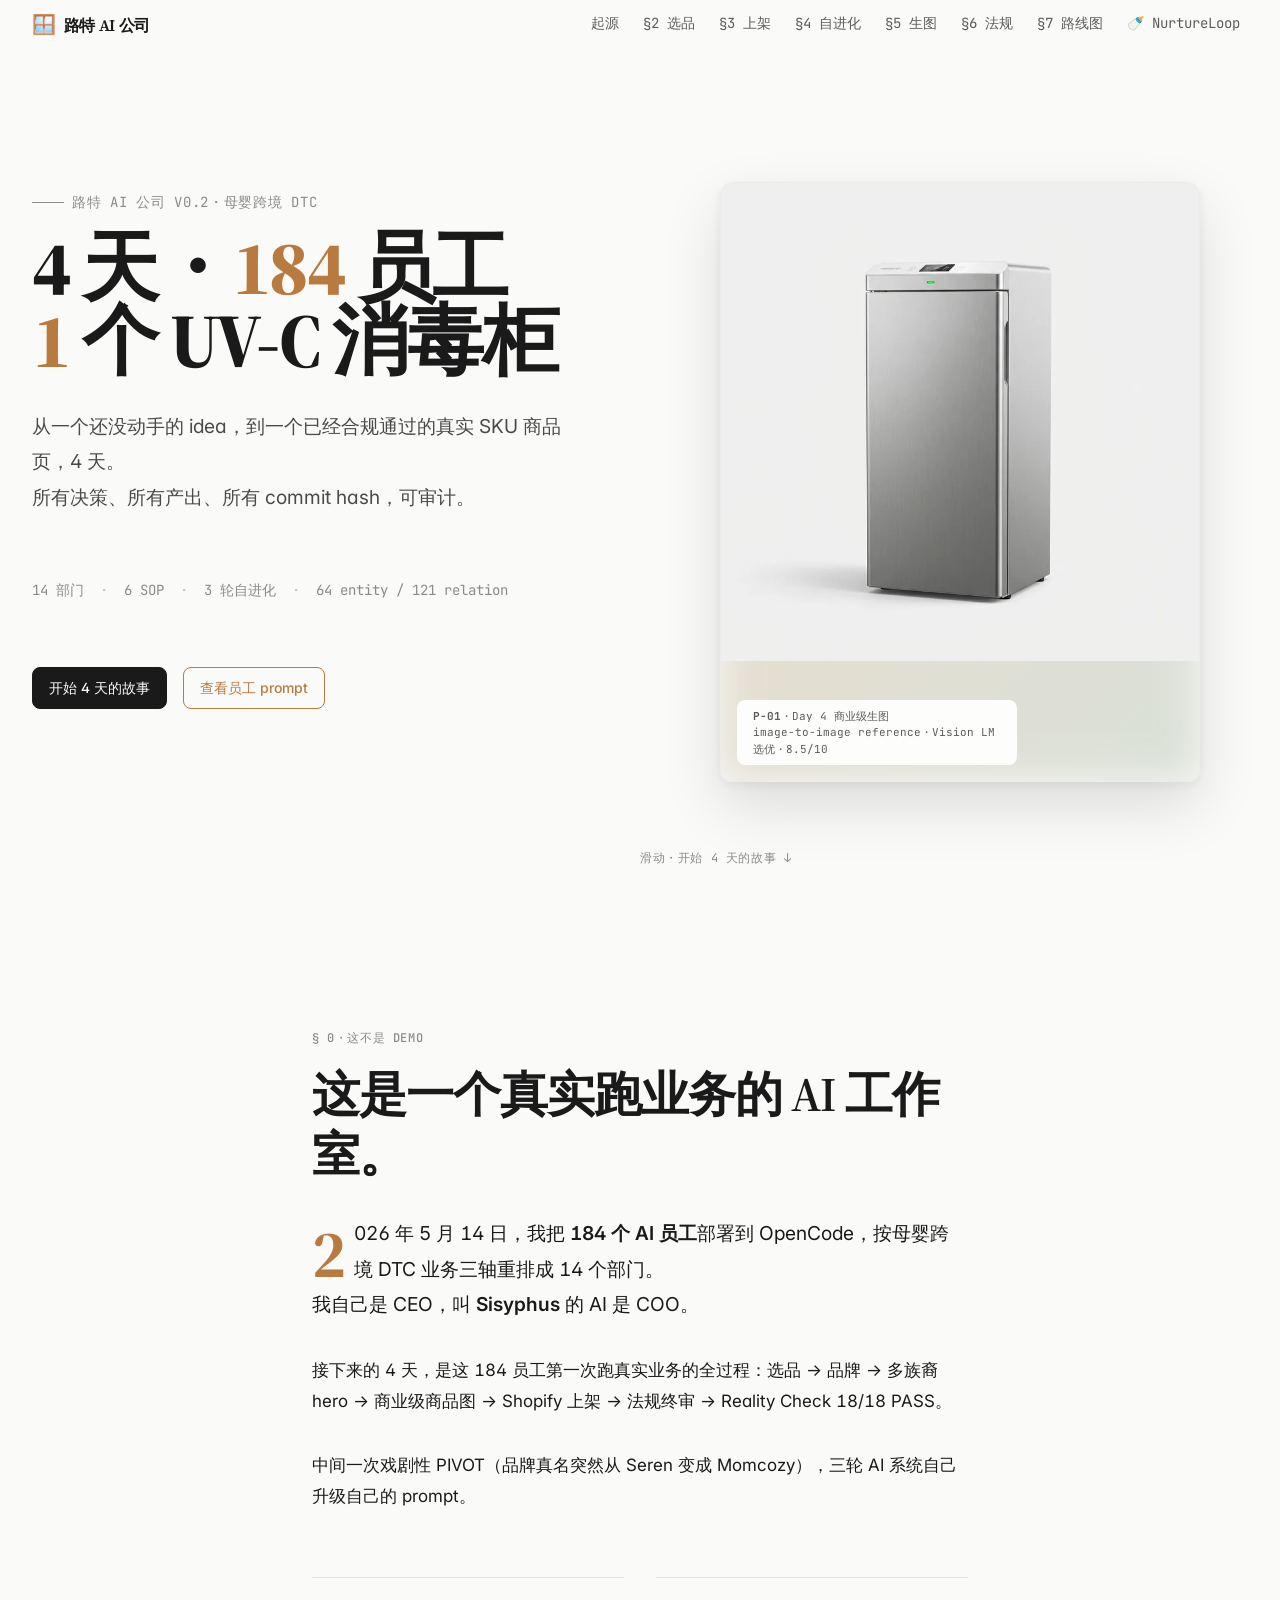
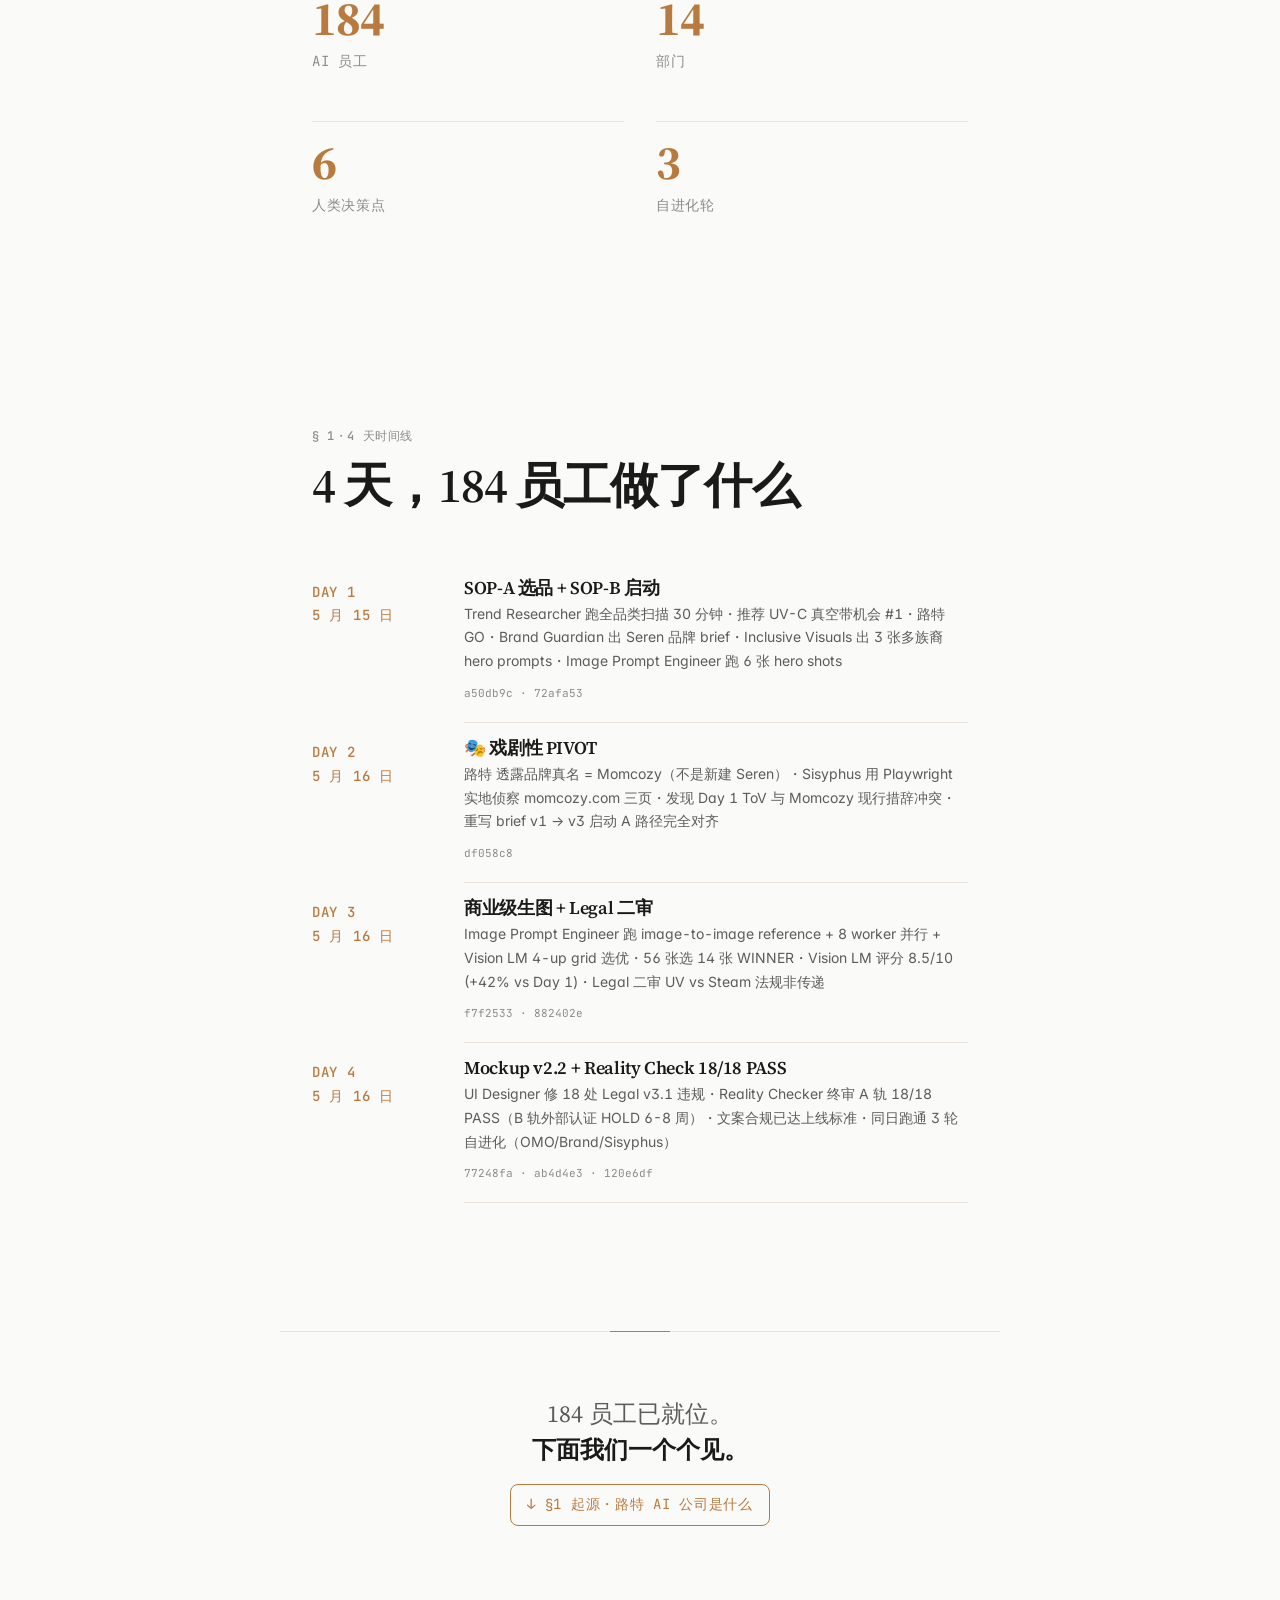
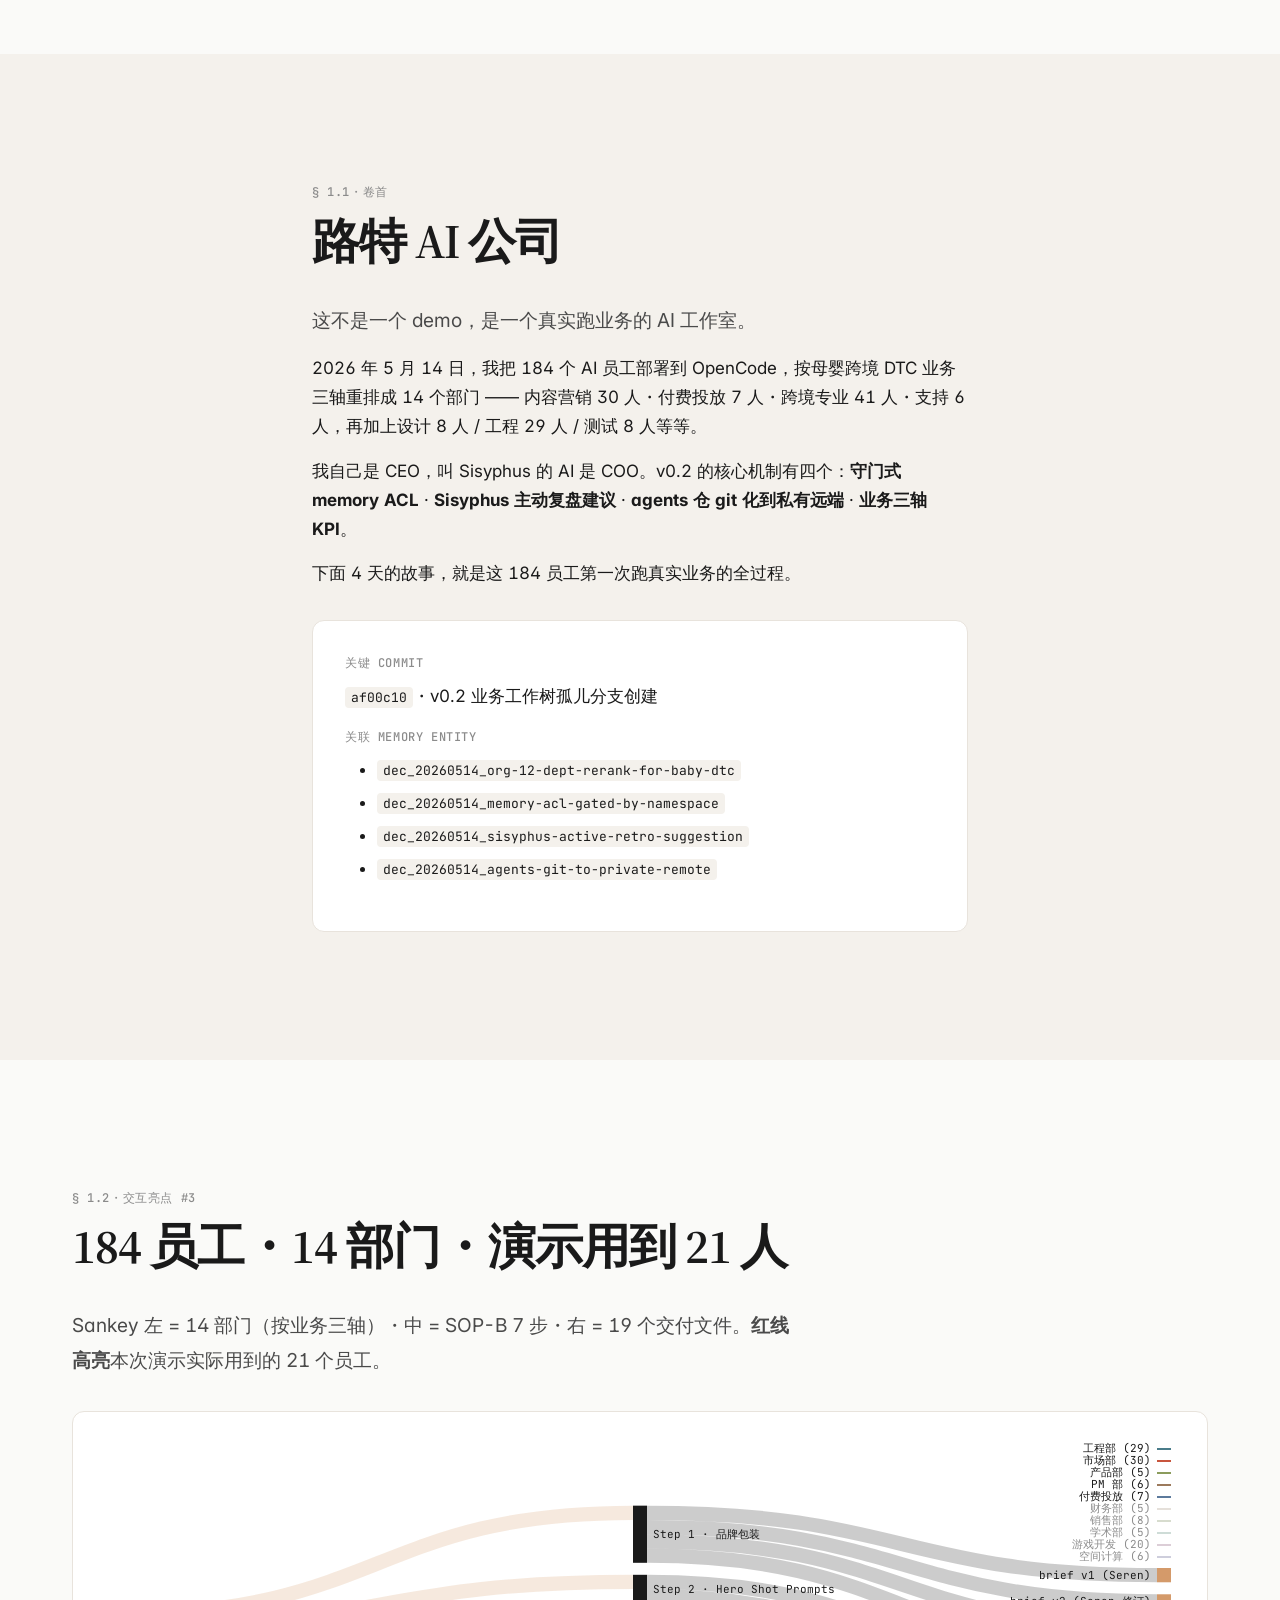
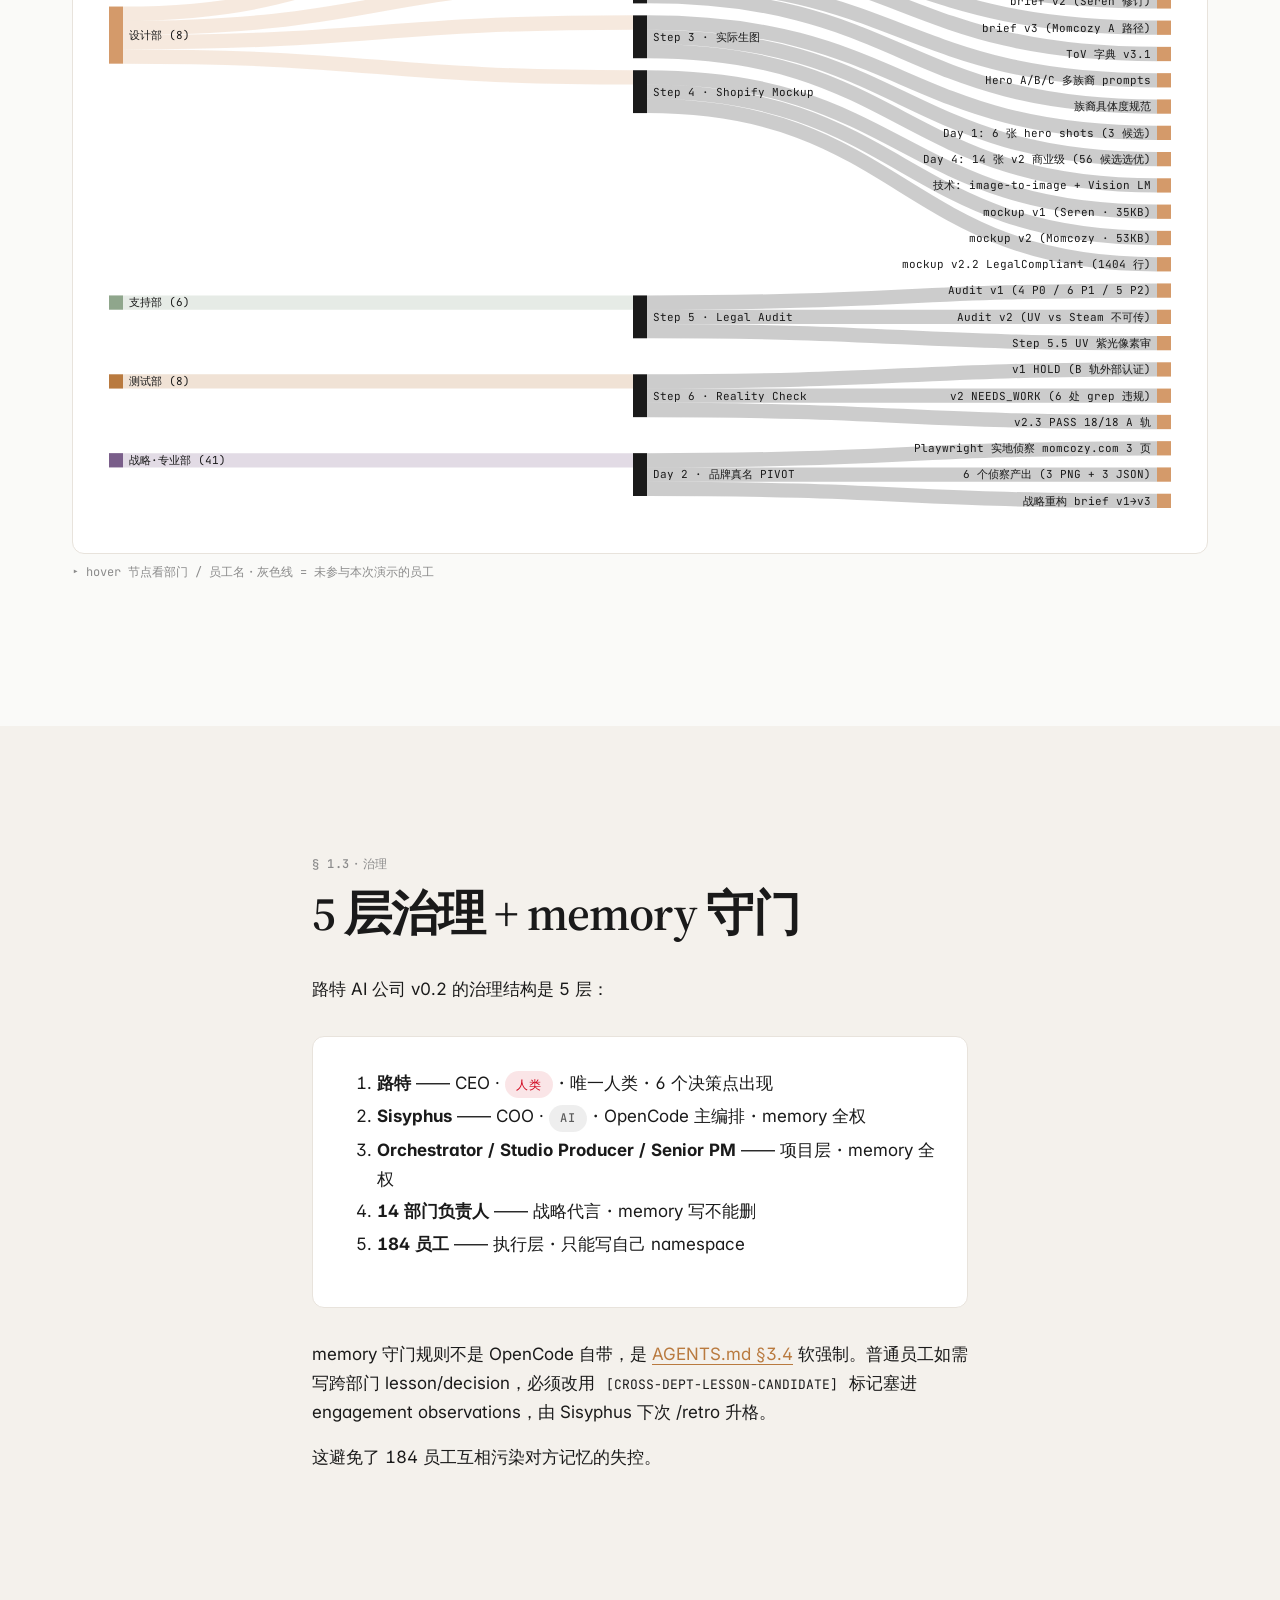
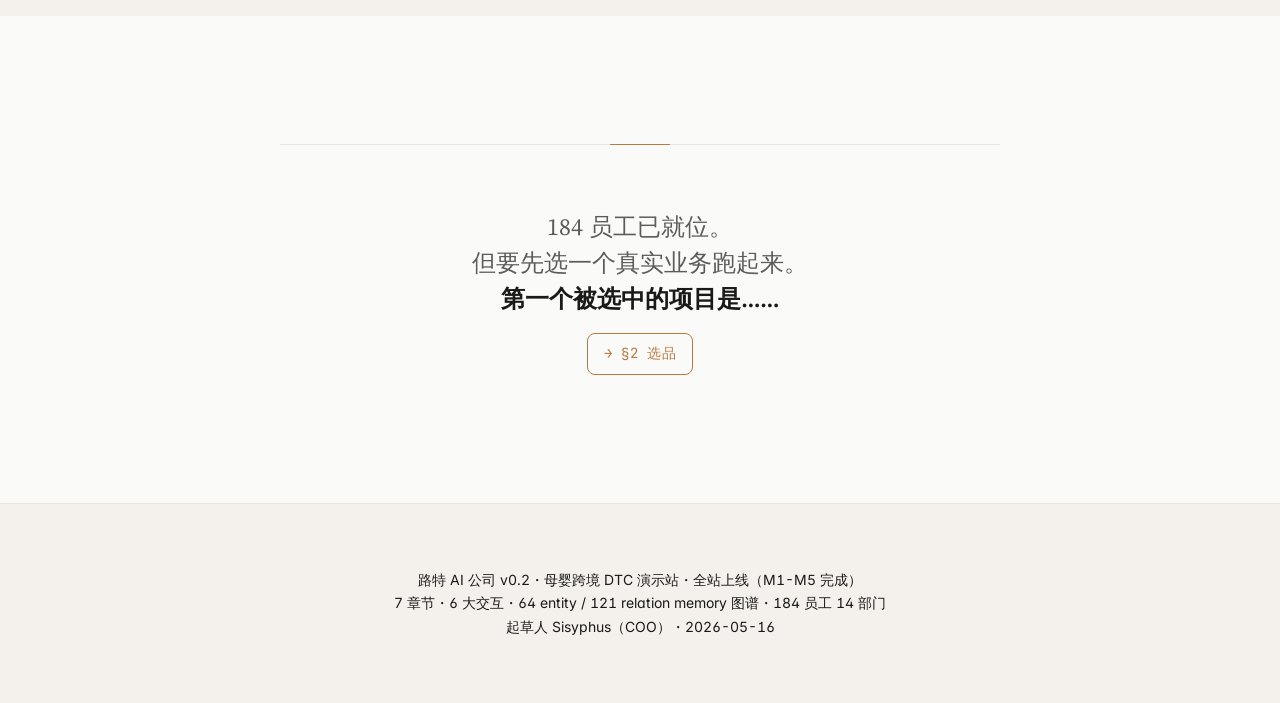
<file: index.html>
<!DOCTYPE html>
<html lang="zh-CN">
<head>
  <meta charset="UTF-8">
  <meta name="viewport" content="width=device-width, initial-scale=1.0">
  <title>路特 AI 公司 · 4 天 · 184 员工 · 1 SKU</title>
  <meta name="description" content="从 idea 到合规通过的真实 SKU 商品页，全程 184 个 AI 员工分 14 个部门自主完成的 4 天工作记录。母婴跨境 DTC 演示站。">
  <meta property="og:title" content="路特 AI 公司 v0.2 · 母婴跨境 DTC 演示站">
  <meta property="og:description" content="4 天 · 184 员工 · 1 个 UV-C 消毒柜 · 从 idea 到合规上架的 AI 工作室全记录">
  <meta property="og:type" content="website">
  <link rel="icon" type="image/svg+xml" href="data:image/svg+xml,%3Csvg xmlns='http://www.w3.org/2000/svg' viewBox='0 0 100 100'%3E%3Ctext y='.9em' font-size='90'%3E🪟%3C/text%3E%3C/svg%3E">

  <link rel="preconnect" href="https://fonts.googleapis.com">
  <link rel="preconnect" href="https://fonts.gstatic.com" crossorigin>
  <link href="https://fonts.googleapis.com/css2?family=Source+Serif+4:opsz,wght@8..60,400;8..60,500;8..60,600;8..60,700;8..60,800&family=Inter:wght@400;500;600;700&family=JetBrains+Mono:wght@400;500;600&display=swap" rel="stylesheet">

  <link rel="stylesheet" href="assets/css/main.css">
  <link rel="stylesheet" href="./assets/css/components.css">

  <style>
    .nav.scrolled { border-bottom-color: var(--border-light); }

    @media (max-width: 960px) {
      
    }

    .hero {
      min-height: 100vh;
      display: grid;
      grid-template-columns: 1fr 1fr;
      align-items: center;
      gap: var(--space-5);
      padding: var(--space-6) var(--space-4) var(--space-5);
      max-width: var(--container-full);
      margin: 0 auto;
    }

    .hero__left { padding-right: var(--space-4); }

    .hero__eyebrow {
      font-family: var(--font-mono);
      font-size: var(--fs-small);
      text-transform: uppercase;
      letter-spacing: var(--tracking-wide);
      color: var(--text-muted);
      margin-bottom: var(--space-3);
      display: flex;
      align-items: center;
      gap: var(--space-2);
    }
    .hero__eyebrow::before {
      content: ""; display: inline-block;
      width: 32px; height: 1px; background: var(--text-muted);
    }

    .hero__title {
      font-size: var(--fs-h1);
      font-weight: 800;
      line-height: 0.95;
      letter-spacing: -0.03em;
      margin-bottom: var(--space-4);
      color: var(--text-primary);
    }
    .hero__title em {
      font-style: normal;
      color: var(--accent-amber);
      font-weight: 800;
    }

    .hero__sub {
      font-size: var(--fs-lede);
      line-height: var(--lh-relaxed);
      color: var(--text-emphasis);
      margin-bottom: var(--space-5);
      max-width: 50ch;
    }

    .hero__meta {
      display: flex; flex-wrap: wrap; gap: var(--space-3);
      align-items: center;
      font-family: var(--font-mono);
      font-size: var(--fs-small);
      color: var(--text-muted);
      margin-bottom: var(--space-5);
    }
    .hero__meta span:not(:last-child)::after {
      content: "·"; margin-left: var(--space-3); color: var(--border-medium);
    }

    .hero__cta {
      display: flex; gap: var(--space-3); flex-wrap: wrap;
      margin-bottom: var(--space-5);
    }

    .hero__right {
      position: relative;
      display: flex;
      align-items: center;
      justify-content: center;
    }

    .hero__image-wrap {
      position: relative;
      border-radius: var(--radius-lg);
      overflow: hidden;
      box-shadow: 0 24px 60px rgba(0, 0, 0, 0.12), 0 4px 12px rgba(0, 0, 0, 0.06);
      border: 1px solid rgba(0, 0, 0, 0.06);
      max-width: 480px;
      aspect-ratio: 4 / 5;
      width: 100%;
      animation: floatGentle 6s var(--ease-in-out) infinite;
    }

    .hero__image-wrap::before {
      content: "";
      position: absolute; inset: -2px;
      background: linear-gradient(135deg, var(--accent-warm), var(--accent-sage));
      border-radius: var(--radius-lg);
      z-index: -1; opacity: 0.3;
      filter: blur(20px);
    }

    .hero__image {
      width: 100%; height: 100%; object-fit: cover;
      display: block;
    }

    .hero__image-caption {
      position: absolute; bottom: var(--space-3); left: var(--space-3);
      background: rgba(255, 255, 255, 0.92);
      backdrop-filter: blur(8px);
      padding: var(--space-2) var(--space-3);
      border-radius: var(--radius-md);
      font-family: var(--font-mono);
      font-size: 11px;
      color: var(--text-secondary);
      max-width: 280px;
      line-height: 1.5;
    }

    @keyframes floatGentle {
      0%, 100% { transform: translateY(0); }
      50%      { transform: translateY(-12px); }
    }

    .hero__scroll {
      position: absolute; bottom: var(--space-4);
      left: 50%; transform: translateX(-50%);
    }

    @media (max-width: 960px) {
      .hero { grid-template-columns: 1fr; padding-top: var(--space-5); gap: var(--space-4); min-height: auto; }
      .hero__left { padding-right: 0; }
      .hero__right { order: -1; }
      .hero__image-wrap { max-width: 360px; }
    }

    .intro {
      max-width: var(--container-narrow);
      margin: 0 auto;
      padding: var(--space-6) var(--space-4);
      text-align: left;
    }

    .intro__eyebrow {
      margin-bottom: var(--space-3);
    }

    .stats {
      display: grid;
      grid-template-columns: repeat(auto-fit, minmax(220px, 1fr));
      gap: var(--space-4);
      margin: var(--space-5) 0;
    }

    .stat {
      padding: var(--space-3) 0;
      border-top: 1px solid var(--border-light);
    }
    .stat__num {
      font-family: var(--font-display);
      font-size: clamp(2rem, 5vw, 3rem);
      font-weight: 700;
      letter-spacing: var(--tracking-tight);
      line-height: 1;
      color: var(--text-primary);
      margin-bottom: var(--space-2);
    }
    .stat__num em {
      font-style: normal;
      color: var(--accent-amber);
    }
    .stat__label {
      font-family: var(--font-mono);
      font-size: var(--fs-small);
      color: var(--text-muted);
      text-transform: uppercase;
      letter-spacing: var(--tracking-wide);
    }

    .timeline {
      display: grid;
      grid-template-columns: 120px 1fr;
      gap: var(--space-3) var(--space-4);
      margin: var(--space-5) 0;
    }

    .timeline__day {
      font-family: var(--font-mono);
      font-size: var(--fs-small);
      color: var(--accent-amber);
      text-transform: uppercase;
      letter-spacing: var(--tracking-wide);
      padding-top: 2px;
      font-weight: 500;
    }

    .timeline__event {
      padding-bottom: var(--space-3);
      border-bottom: 1px solid var(--border-light);
    }
    .timeline__event h4 {
      font-family: var(--font-display);
      font-size: 1.125rem;
      font-weight: 600;
      margin-bottom: var(--space-1);
    }
    .timeline__event p {
      font-size: var(--fs-small);
      color: var(--text-secondary);
      margin-bottom: var(--space-1);
    }
    .timeline__event .commit-hash {
      font-size: 11px;
      background: transparent;
      padding: 0;
      color: var(--text-muted);
    }

    .footer {
      padding: var(--space-5) var(--space-4);
      border-top: 1px solid var(--border-light);
      background: var(--bg-secondary);
      text-align: center;
      font-size: var(--fs-small);
      color: var(--text-muted);
    }
    .footer p { margin: 0 auto; max-width: 70ch; }
    .footer a { color: var(--text-secondary); }
  </style>
</head>
<body>

<nav class="nav" aria-label="主导航" id="nav">
  <div class="nav__inner">
    <a href="#" class="nav__brand">路特 AI 公司</a>
    <ul class="nav__links">
      <li><a class="nav__link" href="#intro">起源</a></li>
      <li><a class="nav__link" href="pages/02-selection.html">§2 选品</a></li>
      <li><a class="nav__link" href="pages/03-launch.html">§3 上架</a></li>
      <li><a class="nav__link" href="pages/04-self-evolution.html">§4 自进化</a></li>
      <li><a class="nav__link" href="pages/05-image-lab.html">§5 生图</a></li>
      <li><a class="nav__link" href="pages/06-legal.html">§6 法规</a></li>
      <li><a class="nav__link" href="pages/07-roadmap.html">§7 路线图</a></li>
      <li><a class="nav__link" href="pages/nurtureloop-mockup.html">🍼 NurtureLoop</a></li>
    </ul>
  </div>
</nav>

<section class="hero">
  <div class="hero__left">
    <div class="hero__eyebrow fade-in">路特 AI 公司 v0.2 · 母婴跨境 DTC</div>
    <h1 class="hero__title fade-in fade-in--delay-1">
      4 天 · <em>184</em> 员工<br>
      <em>1</em> 个 UV-C 消毒柜
    </h1>
    <p class="hero__sub fade-in fade-in--delay-2">
      从一个还没动手的 idea，到一个已经合规通过的真实 SKU 商品页，4 天。<br>
      所有决策、所有产出、所有 commit hash，可审计。
    </p>
    <div class="hero__meta fade-in fade-in--delay-2">
      <span>14 部门</span>
      <span>6 SOP</span>
      <span>3 轮自进化</span>
      <span>64 entity / 121 relation</span>
    </div>
    <div class="hero__cta fade-in fade-in--delay-3">
      <a href="#intro" class="btn btn--primary">开始 4 天的故事</a>
      <a href="https://github.com/zjgulai/AI_Company_Person" class="btn btn--accent" target="_blank" rel="noopener">查看员工 prompt</a>
    </div>
  </div>

  <div class="hero__right">
    <div class="hero__image-wrap">
      <picture>
        <source
          srcset="assets/images/shots-webp/P-01-hero-main-WINNER.webp 1024w,
                  assets/images/shots-webp/P-01-hero-main-WINNER-800w.webp 800w,
                  assets/images/shots-webp/P-01-hero-main-WINNER-400w.webp 400w"
          sizes="(max-width: 960px) 360px, 480px"
          type="image/webp">
        <img class="hero__image"
             src="assets/images/shots/P-01-hero-main-WINNER.jpeg"
             alt="Momcozy KleanPal Air UV-C Baby Bottle Care Cabinet · Day 4 商业级商品主图"
             loading="eager"
             decoding="async">
      </picture>
      <div class="hero__image-caption">
        <strong>P-01</strong> · Day 4 商业级生图<br>
        image-to-image reference · Vision LM 选优 · 8.5/10
      </div>
    </div>
  </div>

  <a href="#intro" class="scroll-indicator hero__scroll fade-in fade-in--delay-3">滑动 · 开始 4 天的故事</a>
</section>

<section class="intro prose" id="intro">
  <div class="eyebrow intro__eyebrow">§ 0 · 这不是 demo</div>
  <h2>这是一个真实跑业务的 AI 工作室。</h2>

  <p class="lede" style="margin-top: var(--space-4);">
    2026 年 5 月 14 日，我把 <strong>184 个 AI 员工</strong>部署到 OpenCode，按母婴跨境 DTC 业务三轴重排成 14 个部门。<br>
    我自己是 CEO，叫 <strong>Sisyphus</strong> 的 AI 是 COO。
  </p>

  <p style="margin-top: var(--space-4);">
    接下来的 4 天，是这 184 员工第一次跑真实业务的全过程：选品 → 品牌 → 多族裔 hero → 商业级商品图 → Shopify 上架 → 法规终审 → Reality Check 18/18 PASS。
  </p>

  <p>
    中间一次戏剧性 PIVOT（品牌真名突然从 Seren 变成 Momcozy），三轮 AI 系统自己升级自己的 prompt。
  </p>

  <div class="stats">
    <div class="stat">
      <div class="stat__num"><em>184</em></div>
      <div class="stat__label">AI 员工</div>
    </div>
    <div class="stat">
      <div class="stat__num"><em>14</em></div>
      <div class="stat__label">部门</div>
    </div>
    <div class="stat">
      <div class="stat__num"><em>6</em></div>
      <div class="stat__label">人类决策点</div>
    </div>
    <div class="stat">
      <div class="stat__num"><em>3</em></div>
      <div class="stat__label">自进化轮</div>
    </div>
  </div>
</section>

<section class="container container--narrow">
  <div class="eyebrow">§ 1 · 4 天时间线</div>
  <h2 style="margin-bottom: var(--space-4);">4 天，184 员工做了什么</h2>

  <div class="timeline">
    <div class="timeline__day">Day 1<br>5 月 15 日</div>
    <div class="timeline__event">
      <h4>SOP-A 选品 + SOP-B 启动</h4>
      <p>Trend Researcher 跑全品类扫描 30 分钟 · 推荐 UV-C 真空带机会 #1 · 路特 GO · Brand Guardian 出 Seren 品牌 brief · Inclusive Visuals 出 3 张多族裔 hero prompts · Image Prompt Engineer 跑 6 张 hero shots</p>
      <span class="commit-hash">a50db9c · 72afa53</span>
    </div>

    <div class="timeline__day">Day 2<br>5 月 16 日</div>
    <div class="timeline__event">
      <h4>🎭 戏剧性 PIVOT</h4>
      <p>路特 透露品牌真名 = Momcozy（不是新建 Seren）· Sisyphus 用 Playwright 实地侦察 momcozy.com 三页 · 发现 Day 1 ToV 与 Momcozy 现行措辞冲突 · 重写 brief v1 → v3 启动 A 路径完全对齐</p>
      <span class="commit-hash">df058c8</span>
    </div>

    <div class="timeline__day">Day 3<br>5 月 16 日</div>
    <div class="timeline__event">
      <h4>商业级生图 + Legal 二审</h4>
      <p>Image Prompt Engineer 跑 image-to-image reference + 8 worker 并行 + Vision LM 4-up grid 选优 · 56 张选 14 张 WINNER · Vision LM 评分 8.5/10 (+42% vs Day 1) · Legal 二审 UV vs Steam 法规非传递</p>
      <span class="commit-hash">f7f2533 · 882402e</span>
    </div>

    <div class="timeline__day">Day 4<br>5 月 16 日</div>
    <div class="timeline__event">
      <h4>Mockup v2.2 + Reality Check 18/18 PASS</h4>
      <p>UI Designer 修 18 处 Legal v3.1 违规 · Reality Checker 终审 A 轨 18/18 PASS（B 轨外部认证 HOLD 6-8 周）· 文案合规已达上线标准 · 同日跑通 3 轮自进化（OMO/Brand/Sisyphus）</p>
      <span class="commit-hash">77248fa · ab4d4e3 · 120e6df</span>
    </div>
  </div>
</section>

<div class="hand-off">
  <p>184 员工已就位。<br>
    <strong>下面我们一个个见。</strong>
  </p>
  <a href="#origin">↓ §1 起源 · 路特 AI 公司是什么</a>
</div>

<section class="section section--alt" id="origin">
  <div class="container container--narrow">
    <div class="eyebrow">§ 1.1 · 卷首</div>
    <h2>路特 AI 公司</h2>

    <p class="lede" style="margin-top: var(--space-4);">
      这不是一个 demo，是一个真实跑业务的 AI 工作室。
    </p>

    <p>
      2026 年 5 月 14 日，我把 184 个 AI 员工部署到 OpenCode，按母婴跨境 DTC 业务三轴重排成 14 个部门 —— 内容营销 30 人 · 付费投放 7 人 · 跨境专业 41 人 · 支持 6 人，再加上设计 8 人 / 工程 29 人 / 测试 8 人等等。
    </p>

    <p>
      我自己是 CEO，叫 Sisyphus 的 AI 是 COO。v0.2 的核心机制有四个：<strong>守门式 memory ACL</strong> · <strong>Sisyphus 主动复盘建议</strong> · <strong>agents 仓 git 化到私有远端</strong> · <strong>业务三轴 KPI</strong>。
    </p>

    <p>
      下面 4 天的故事，就是这 184 员工第一次跑真实业务的全过程。
    </p>

    <div class="card" style="margin-top: var(--space-4);">
      <div class="eyebrow">关键 commit</div>
      <p><code>af00c10</code> · v0.2 业务工作树孤儿分支创建</p>
      <div class="eyebrow" style="margin-top: var(--space-3);">关联 memory entity</div>
      <ul>
        <li><code>dec_20260514_org-12-dept-rerank-for-baby-dtc</code></li>
        <li><code>dec_20260514_memory-acl-gated-by-namespace</code></li>
        <li><code>dec_20260514_sisyphus-active-retro-suggestion</code></li>
        <li><code>dec_20260514_agents-git-to-private-remote</code></li>
      </ul>
    </div>
  </div>
</section>

<section class="section">
  <div class="container container--wide">
    <div class="eyebrow">§ 1.2 · 交互亮点 #3</div>
    <h2>184 员工 · 14 部门 · 演示用到 21 人</h2>
    <p class="lede" style="margin: var(--space-4) 0;">
      Sankey 左 = 14 部门（按业务三轴）· 中 = SOP-B 7 步 · 右 = 19 个交付文件。<strong>红线高亮</strong>本次演示实际用到的 21 个员工。
    </p>
    <div class="card" style="background: var(--bg-card); padding: var(--space-3); min-height: 720px;">
      <div id="agents-sankey" data-agents-src="data/agents.json" data-flow-src="data/sop-b-flow.json" style="min-height: 700px;"></div>
    </div>
    <p class="caption">▸ hover 节点看部门 / 员工名 · 灰色线 = 未参与本次演示的员工</p>
  </div>
</section>

<section class="section section--alt">
  <div class="container container--narrow">
    <div class="eyebrow">§ 1.3 · 治理</div>
    <h2>5 层治理 + memory 守门</h2>

    <p style="margin-top: var(--space-4);">
      路特 AI 公司 v0.2 的治理结构是 5 层：
    </p>

    <div class="card" style="margin: var(--space-4) 0;">
      <ol>
        <li><strong>路特</strong> —— CEO · <span class="badge badge--human">人类</span> · 唯一人类 · 6 个决策点出现</li>
        <li><strong>Sisyphus</strong> —— COO · <span class="badge badge--ai">AI</span> · OpenCode 主编排 · memory 全权</li>
        <li><strong>Orchestrator / Studio Producer / Senior PM</strong> —— 项目层 · memory 全权</li>
        <li><strong>14 部门负责人</strong> —— 战略代言 · memory 写不能删</li>
        <li><strong>184 员工</strong> —— 执行层 · 只能写自己 namespace</li>
      </ol>
    </div>

    <p>
      memory 守门规则不是 OpenCode 自带，是 <a href="https://github.com/zjgulai/AI_Company_Person/blob/main/AGENTS.md" target="_blank" rel="noopener">AGENTS.md §3.4</a> 软强制。普通员工如需写跨部门 lesson/decision，必须改用 <code>[CROSS-DEPT-LESSON-CANDIDATE]</code> 标记塞进 engagement observations，由 Sisyphus 下次 /retro 升格。
    </p>

    <p>
      这避免了 184 员工互相污染对方记忆的失控。
    </p>
  </div>
</section>

<div class="hand-off">
  <p>184 员工已就位。<br>
    但要先选一个真实业务跑起来。<br>
    <strong>第一个被选中的项目是……</strong>
  </p>
  <a href="pages/02-selection.html">→ §2 选品</a>
</div>

<footer class="footer">
  <p>
    路特 AI 公司 v0.2 · 母婴跨境 DTC 演示站 · 全站上线（M1-M5 完成）<br>
    7 章节 · 6 大交互 · 64 entity / 121 relation memory 图谱 · 184 员工 14 部门<br>
    起草人 Sisyphus（COO）· 2026-05-16
  </p>
</footer>

<script>
  const nav = document.getElementById('nav');
  const onScroll = () => {
    if (window.scrollY > 24) nav.classList.add('scrolled');
    else nav.classList.remove('scrolled');
  };
  window.addEventListener('scroll', onScroll, { passive: true });
  onScroll();
</script>

<script src="assets/js/lib/d3.min.js"></script>
<script src="assets/js/lib/d3-sankey.min.js"></script>
<script type="module" src="assets/js/sankey.js"></script>

<script src="./assets/js/lib/pangu.min.js"></script>
<script>
  document.addEventListener('DOMContentLoaded', () => {
    if (typeof pangu !== 'undefined') {
      pangu.spacingPage();
    }
  });
</script>

</body>
</html>
</file>
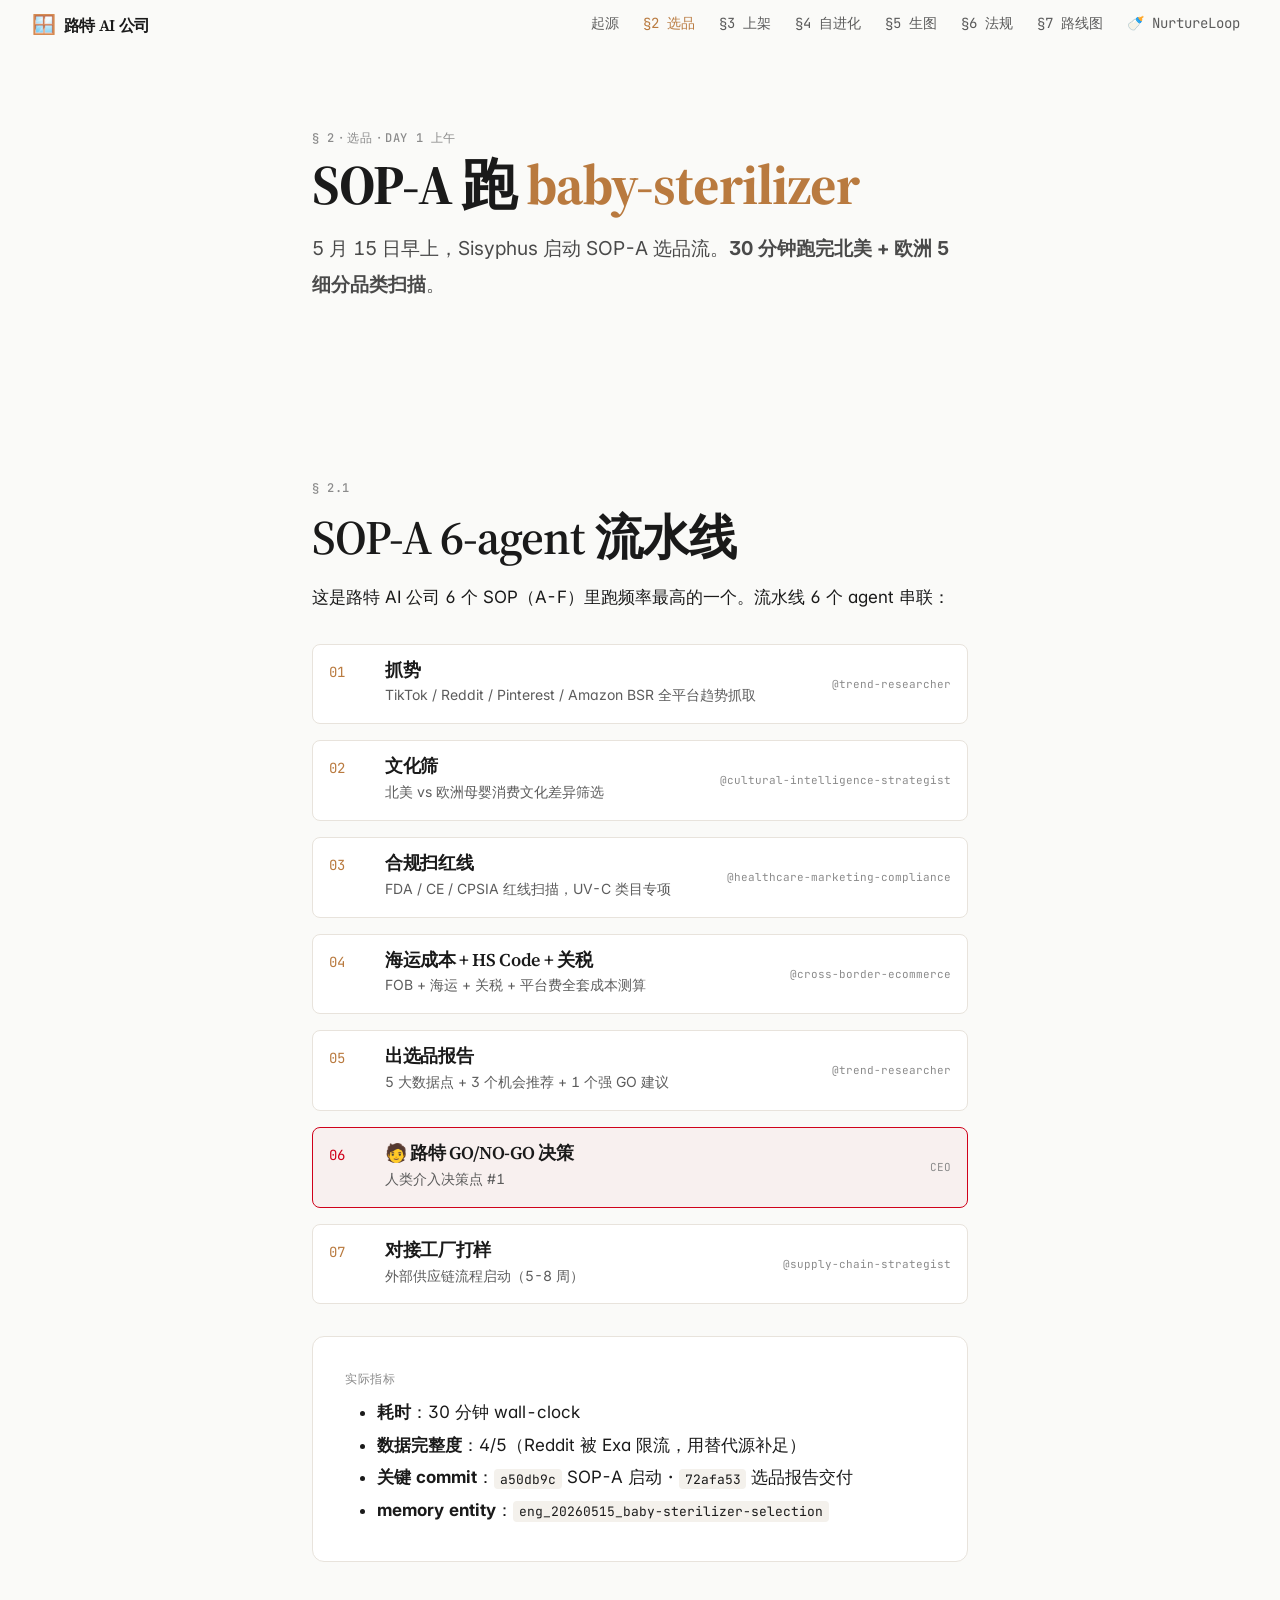
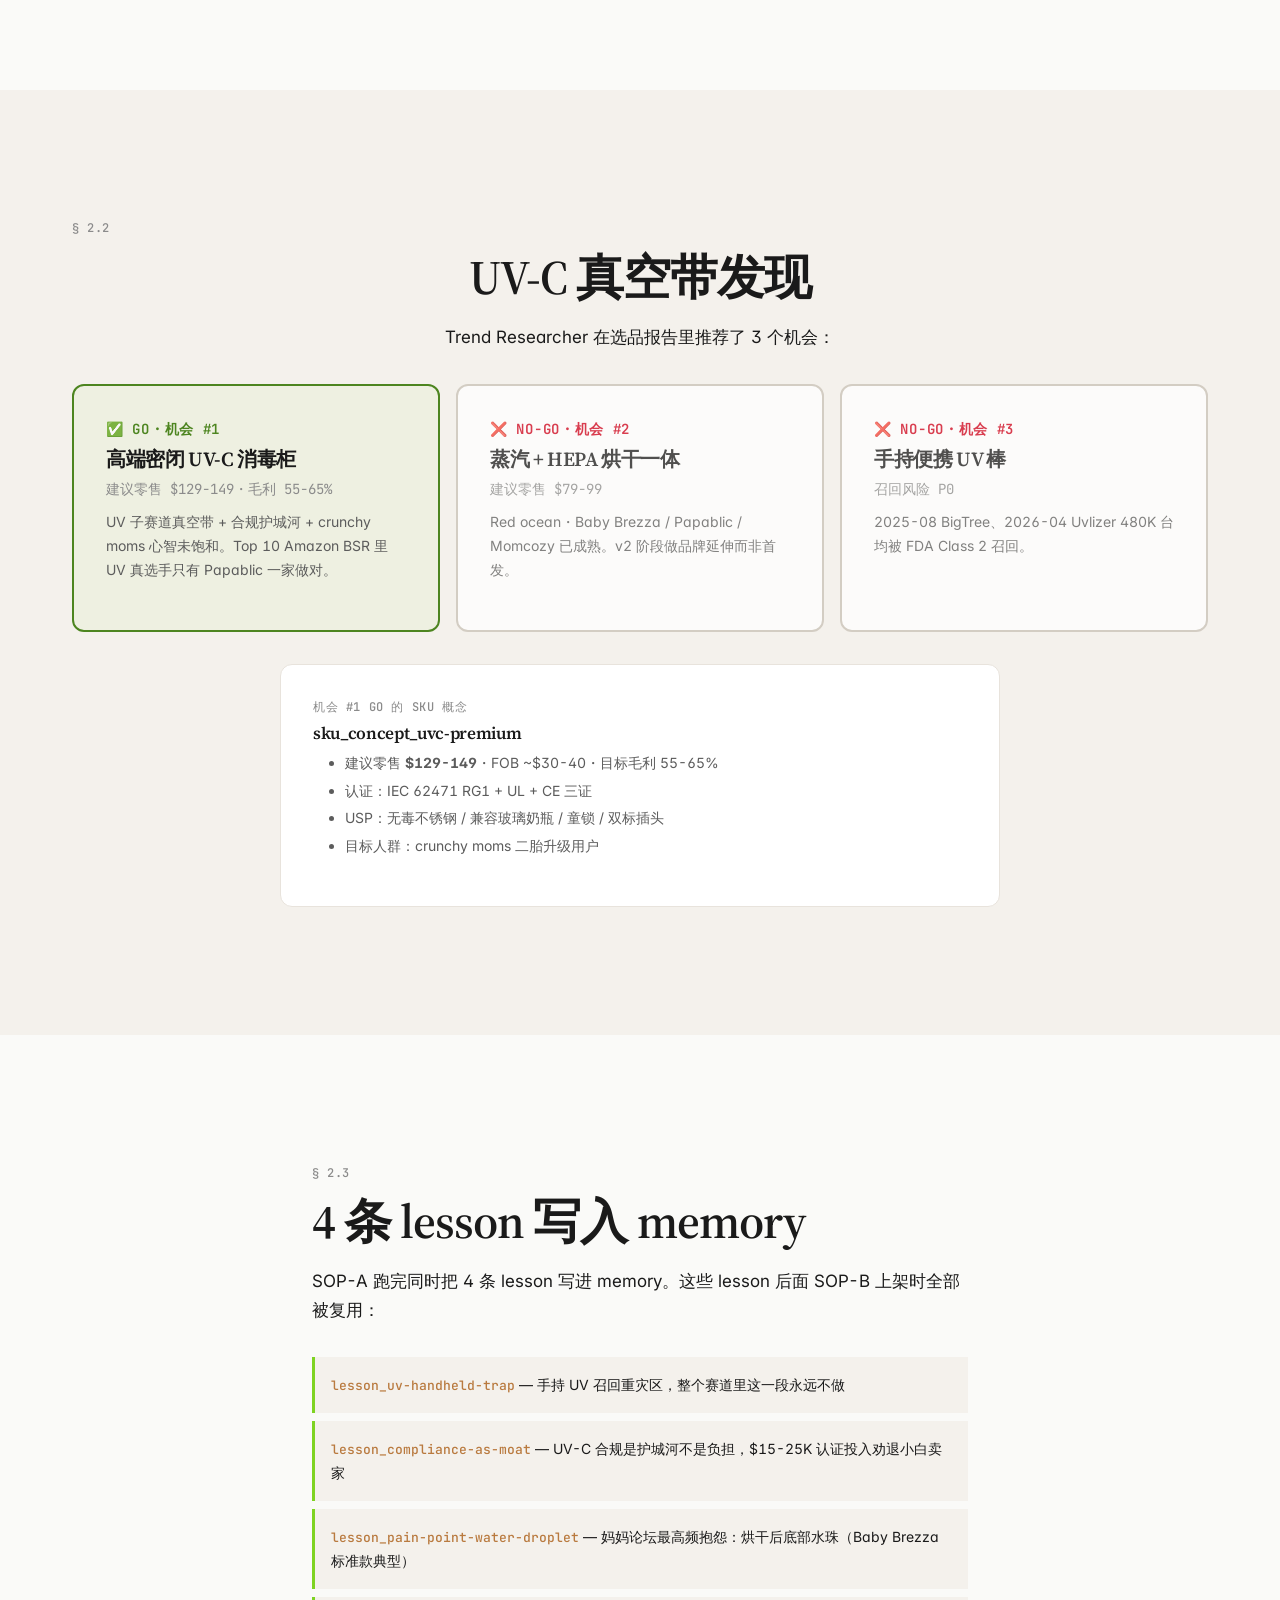
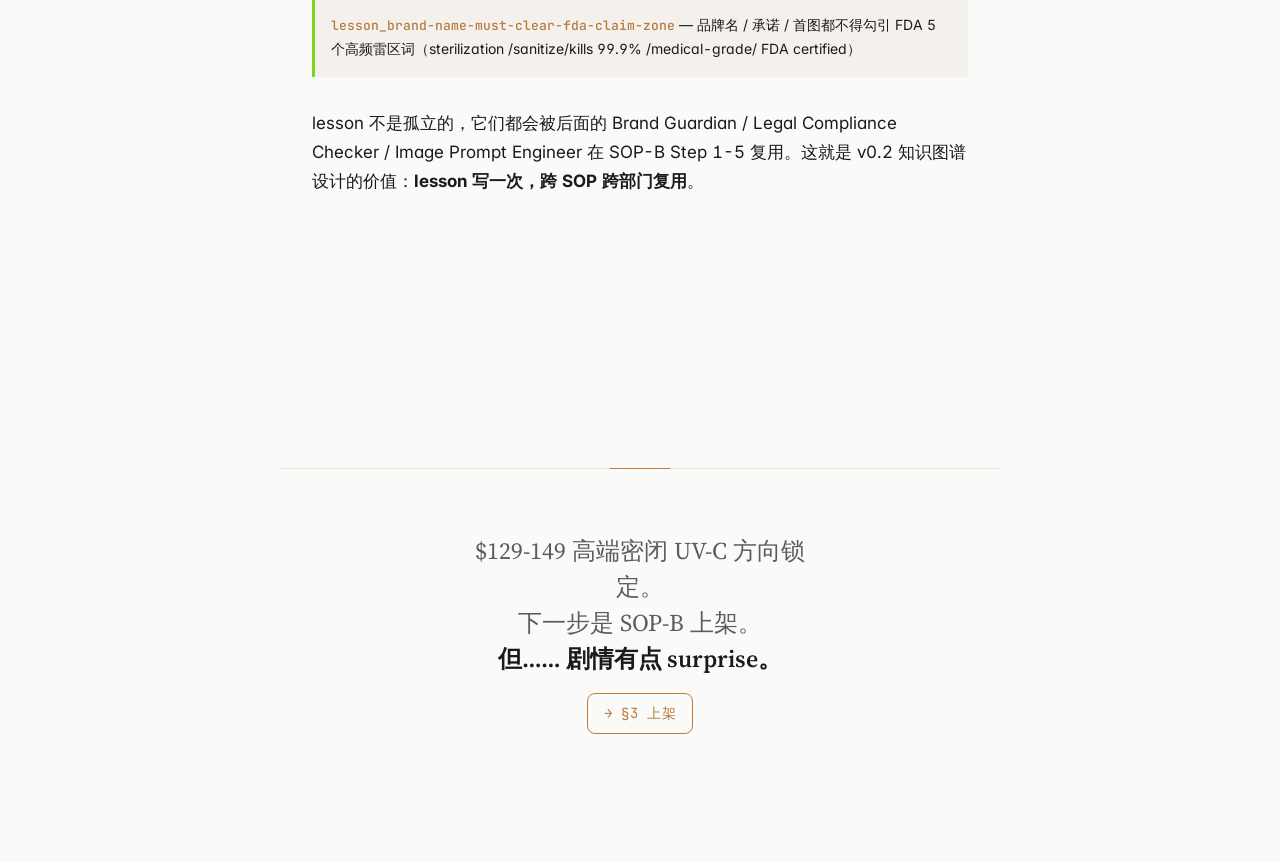
<file: pages/02-selection.html>
<!DOCTYPE html>
<html lang="zh-CN">
<head>
  <meta charset="UTF-8">
  <meta name="viewport" content="width=device-width, initial-scale=1.0">
  <title>§2 选品 · SOP-A 跑 baby-sterilizer · 路特 AI 公司</title>
  <meta name="description" content="路特 AI 公司 SOP-A 选品流：6 个 AI 员工 30 分钟跑完北美 + 欧洲 5 细分品类扫描，发现 UV-C 真空带机会 #1。">
  <link rel="icon" type="image/svg+xml" href="data:image/svg+xml,%3Csvg xmlns='http://www.w3.org/2000/svg' viewBox='0 0 100 100'%3E%3Ctext y='.9em' font-size='90'%3E🪟%3C/text%3E%3C/svg%3E">

  <link rel="preconnect" href="https://fonts.googleapis.com">
  <link rel="preconnect" href="https://fonts.gstatic.com" crossorigin>
  <link href="https://fonts.googleapis.com/css2?family=Source+Serif+4:opsz,wght@8..60,400;8..60,500;8..60,600;8..60,700;8..60,800&family=Inter:wght@400;500;600;700&family=JetBrains+Mono:wght@400;500;600&display=swap" rel="stylesheet">

  <link rel="stylesheet" href="../assets/css/main.css">
  <link rel="stylesheet" href="../assets/css/components.css">

  <style>

    @media (max-width: 960px) {  }

    .pipeline {
      display: flex; flex-direction: column; gap: var(--space-3);
      margin: var(--space-4) 0;
      counter-reset: pipeline-step;
    }
    .pipeline__step {
      display: grid;
      grid-template-columns: 40px 1fr auto;
      gap: var(--space-3);
      align-items: start;
      padding: var(--space-3);
      background: var(--bg-card);
      border: 1px solid var(--border-light);
      border-radius: var(--radius-md);
      transition: all var(--dur-normal) var(--ease-out);
    }
    .pipeline__step:hover {
      transform: translateX(4px);
      border-color: var(--accent-amber);
    }
    .pipeline__num {
      font-family: var(--font-mono);
      font-size: var(--fs-small);
      color: var(--accent-amber);
      counter-increment: pipeline-step;
    }
    .pipeline__num::before {
      content: counter(pipeline-step, decimal-leading-zero);
    }
    .pipeline__body h4 {
      font-family: var(--font-display);
      font-size: 1.125rem;
      font-weight: 600;
      margin-bottom: var(--space-1);
    }
    .pipeline__body p {
      font-size: var(--fs-small);
      color: var(--text-secondary);
      margin: 0;
      max-width: none;
    }
    .pipeline__agent {
      font-family: var(--font-mono);
      font-size: 11px;
      color: var(--text-muted);
      white-space: nowrap;
      align-self: center;
    }
    .pipeline__step--human {
      border-color: var(--color-human);
      background: rgba(208, 2, 27, 0.04);
    }
    .pipeline__step--human .pipeline__num { color: var(--color-human); }

    .candidates {
      display: grid;
      grid-template-columns: repeat(auto-fit, minmax(240px, 1fr));
      gap: var(--space-3);
      margin: var(--space-4) 0;
    }
    .candidate {
      padding: var(--space-4);
      border: 2px solid var(--border-light);
      border-radius: var(--radius-lg);
      background: var(--bg-card);
      transition: all var(--dur-normal) var(--ease-out);
    }
    .candidate--go {
      border-color: var(--color-success);
      background: rgba(126, 211, 33, 0.05);
    }
    .candidate--nogo {
      border-color: var(--border-medium);
      opacity: 0.75;
    }
    .candidate__decision {
      font-family: var(--font-mono);
      font-size: var(--fs-small);
      font-weight: 600;
      text-transform: uppercase;
      letter-spacing: var(--tracking-wide);
      margin-bottom: var(--space-2);
    }
    .candidate--go .candidate__decision    { color: var(--color-success); }
    .candidate--nogo .candidate__decision  { color: var(--color-decision); }
    .candidate h4 {
      font-family: var(--font-display);
      font-size: 1.25rem;
      margin-bottom: var(--space-2);
    }
    .candidate__price {
      font-family: var(--font-mono);
      font-size: var(--fs-small);
      color: var(--text-muted);
      margin-bottom: var(--space-2);
    }
    .candidate p {
      font-size: var(--fs-small);
      color: var(--text-secondary);
      max-width: none;
    }

    .lessons {
      list-style: none;
      padding: 0;
      margin: var(--space-4) 0;
    }
    .lessons li {
      padding: var(--space-3);
      border-left: 3px solid var(--color-lesson);
      background: var(--bg-secondary);
      margin-bottom: var(--space-2);
      font-size: var(--fs-small);
      line-height: var(--lh-normal);
    }
    .lessons code {
      color: var(--accent-amber);
      background: transparent;
      padding: 0;
      font-weight: 500;
    }

  </style>
</head>
<body>

<nav class="nav" aria-label="主导航">
  <div class="nav__inner">
    <a href="../index.html" class="nav__brand">路特 AI 公司</a>
    <ul class="nav__links">
      <li><a class="nav__link" href="../index.html#intro">起源</a></li>
      <li><a class="nav__link active" href="02-selection.html">§2 选品</a></li>
      <li><a class="nav__link" href="03-launch.html">§3 上架</a></li>
      <li><a class="nav__link" href="04-self-evolution.html">§4 自进化</a></li>
      <li><a class="nav__link" href="05-image-lab.html">§5 生图</a></li>
      <li><a class="nav__link" href="06-legal.html">§6 法规</a></li>
      <li><a class="nav__link" href="07-roadmap.html">§7 路线图</a></li>
      <li><a class="nav__link" href="nurtureloop-mockup.html">🍼 NurtureLoop</a></li>
    </ul>
  </div>
</nav>

<header class="page-header">
  <div class="eyebrow">§ 2 · 选品 · Day 1 上午</div>
  <h1>SOP-A 跑 <em style="font-style: normal; color: var(--accent-amber);">baby-sterilizer</em></h1>
  <p class="lede">5 月 15 日早上，Sisyphus 启动 SOP-A 选品流。<strong>30 分钟跑完北美 + 欧洲 5 细分品类扫描</strong>。</p>
</header>

<section class="section">
  <div class="container container--narrow">
    <div class="eyebrow">§ 2.1</div>
    <h2 style="margin-bottom: var(--space-3);">SOP-A 6-agent 流水线</h2>
    <p>这是路特 AI 公司 6 个 SOP（A-F）里跑频率最高的一个。流水线 6 个 agent 串联：</p>

    <div class="pipeline">
      <div class="pipeline__step">
        <span class="pipeline__num"></span>
        <div class="pipeline__body">
          <h4>抓势</h4>
          <p>TikTok / Reddit / Pinterest / Amazon BSR 全平台趋势抓取</p>
        </div>
        <span class="pipeline__agent">@trend-researcher</span>
      </div>

      <div class="pipeline__step">
        <span class="pipeline__num"></span>
        <div class="pipeline__body">
          <h4>文化筛</h4>
          <p>北美 vs 欧洲母婴消费文化差异筛选</p>
        </div>
        <span class="pipeline__agent">@cultural-intelligence-strategist</span>
      </div>

      <div class="pipeline__step">
        <span class="pipeline__num"></span>
        <div class="pipeline__body">
          <h4>合规扫红线</h4>
          <p>FDA / CE / CPSIA 红线扫描，UV-C 类目专项</p>
        </div>
        <span class="pipeline__agent">@healthcare-marketing-compliance</span>
      </div>

      <div class="pipeline__step">
        <span class="pipeline__num"></span>
        <div class="pipeline__body">
          <h4>海运成本 + HS Code + 关税</h4>
          <p>FOB + 海运 + 关税 + 平台费全套成本测算</p>
        </div>
        <span class="pipeline__agent">@cross-border-ecommerce</span>
      </div>

      <div class="pipeline__step">
        <span class="pipeline__num"></span>
        <div class="pipeline__body">
          <h4>出选品报告</h4>
          <p>5 大数据点 + 3 个机会推荐 + 1 个强 GO 建议</p>
        </div>
        <span class="pipeline__agent">@trend-researcher</span>
      </div>

      <div class="pipeline__step pipeline__step--human">
        <span class="pipeline__num"></span>
        <div class="pipeline__body">
          <h4>🧑 路特 GO/NO-GO 决策</h4>
          <p>人类介入决策点 #1</p>
        </div>
        <span class="pipeline__agent">CEO</span>
      </div>

      <div class="pipeline__step">
        <span class="pipeline__num"></span>
        <div class="pipeline__body">
          <h4>对接工厂打样</h4>
          <p>外部供应链流程启动（5-8 周）</p>
        </div>
        <span class="pipeline__agent">@supply-chain-strategist</span>
      </div>
    </div>

    <div class="card" style="margin-top: var(--space-4);">
      <div class="eyebrow">实际指标</div>
      <ul style="margin: 0;">
        <li><strong>耗时</strong>：30 分钟 wall-clock</li>
        <li><strong>数据完整度</strong>：4/5（Reddit 被 Exa 限流，用替代源补足）</li>
        <li><strong>关键 commit</strong>：<code>a50db9c</code> SOP-A 启动 · <code>72afa53</code> 选品报告交付</li>
        <li><strong>memory entity</strong>：<code>eng_20260515_baby-sterilizer-selection</code></li>
      </ul>
    </div>
  </div>
</section>

<section class="section section--alt">
  <div class="container container--wide">
    <div class="eyebrow">§ 2.2</div>
    <h2 style="margin-bottom: var(--space-3); text-align: center;">UV-C 真空带发现</h2>
    <p style="text-align: center; max-width: 60ch; margin: 0 auto var(--space-4);">Trend Researcher 在选品报告里推荐了 3 个机会：</p>

    <div class="candidates">
      <div class="candidate candidate--go">
        <div class="candidate__decision">✅ GO · 机会 #1</div>
        <h4>高端密闭 UV-C 消毒柜</h4>
        <div class="candidate__price">建议零售 $129-149 · 毛利 55-65%</div>
        <p>UV 子赛道真空带 + 合规护城河 + crunchy moms 心智未饱和。Top 10 Amazon BSR 里 UV 真选手只有 Papablic 一家做对。</p>
      </div>

      <div class="candidate candidate--nogo">
        <div class="candidate__decision">❌ NO-GO · 机会 #2</div>
        <h4>蒸汽 + HEPA 烘干一体</h4>
        <div class="candidate__price">建议零售 $79-99</div>
        <p>Red ocean · Baby Brezza / Papablic / Momcozy 已成熟。v2 阶段做品牌延伸而非首发。</p>
      </div>

      <div class="candidate candidate--nogo">
        <div class="candidate__decision">❌ NO-GO · 机会 #3</div>
        <h4>手持便携 UV 棒</h4>
        <div class="candidate__price">召回风险 P0</div>
        <p>2025-08 BigTree、2026-04 Uvlizer 480K 台均被 FDA Class 2 召回。</p>
      </div>
    </div>

    <div class="card" style="max-width: var(--container-narrow); margin: var(--space-4) auto 0;">
      <div class="eyebrow">机会 #1 GO 的 SKU 概念</div>
      <h4 style="margin-bottom: var(--space-2);">sku_concept_uvc-premium</h4>
      <ul style="font-size: var(--fs-small); color: var(--text-secondary);">
        <li>建议零售 <strong>$129-149</strong> · FOB ~$30-40 · 目标毛利 55-65%</li>
        <li>认证：IEC 62471 RG1 + UL + CE 三证</li>
        <li>USP：无毒不锈钢 / 兼容玻璃奶瓶 / 童锁 / 双标插头</li>
        <li>目标人群：crunchy moms 二胎升级用户</li>
      </ul>
    </div>
  </div>
</section>

<section class="section">
  <div class="container container--narrow">
    <div class="eyebrow">§ 2.3</div>
    <h2 style="margin-bottom: var(--space-3);">4 条 lesson 写入 memory</h2>
    <p>SOP-A 跑完同时把 4 条 lesson 写进 memory。这些 lesson 后面 SOP-B 上架时全部被复用：</p>

    <ul class="lessons">
      <li><code>lesson_uv-handheld-trap</code> — 手持 UV 召回重灾区，整个赛道里这一段永远不做</li>
      <li><code>lesson_compliance-as-moat</code> — UV-C 合规是护城河不是负担，$15-25K 认证投入劝退小白卖家</li>
      <li><code>lesson_pain-point-water-droplet</code> — 妈妈论坛最高频抱怨：烘干后底部水珠（Baby Brezza 标准款典型）</li>
      <li><code>lesson_brand-name-must-clear-fda-claim-zone</code> — 品牌名 / 承诺 / 首图都不得勾引 FDA 5 个高频雷区词（sterilization / sanitize / kills 99.9% / medical-grade / FDA certified）</li>
    </ul>

    <p>lesson 不是孤立的，它们都会被后面的 Brand Guardian / Legal Compliance Checker / Image Prompt Engineer 在 SOP-B Step 1-5 复用。这就是 v0.2 知识图谱设计的价值：<strong>lesson 写一次，跨 SOP 跨部门复用</strong>。</p>
  </div>
</section>

<div class="hand-off">
  <p>$129-149 高端密闭 UV-C 方向锁定。<br>
    下一步是 SOP-B 上架。<br>
    <strong>但……剧情有点 surprise。</strong>
  </p>
  <a href="03-launch.html">→ §3 上架</a>
</div>

<script src="../assets/js/lib/pangu.min.js"></script>
<script>
  document.addEventListener('DOMContentLoaded', () => {
    if (typeof pangu !== 'undefined') {
      pangu.spacingPage();
    }
  });
</script>

</body>
</html>
</file>
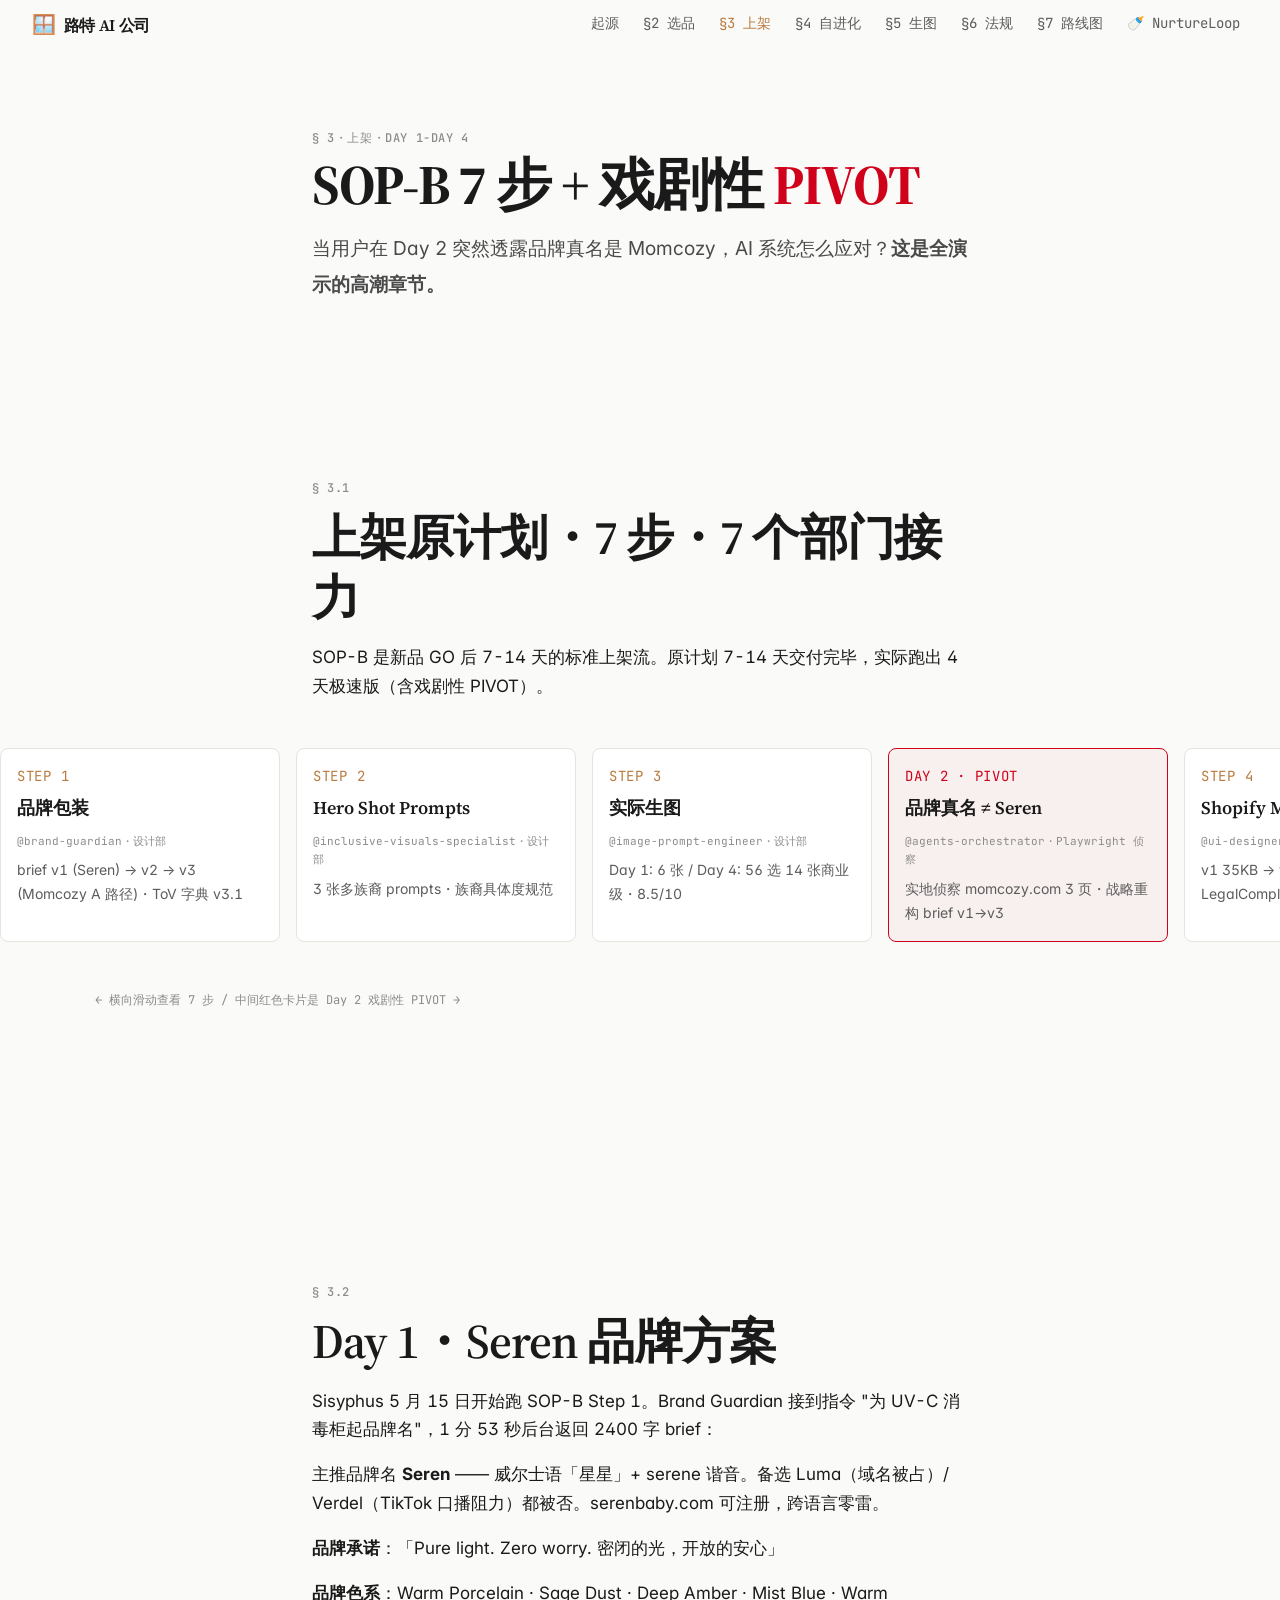
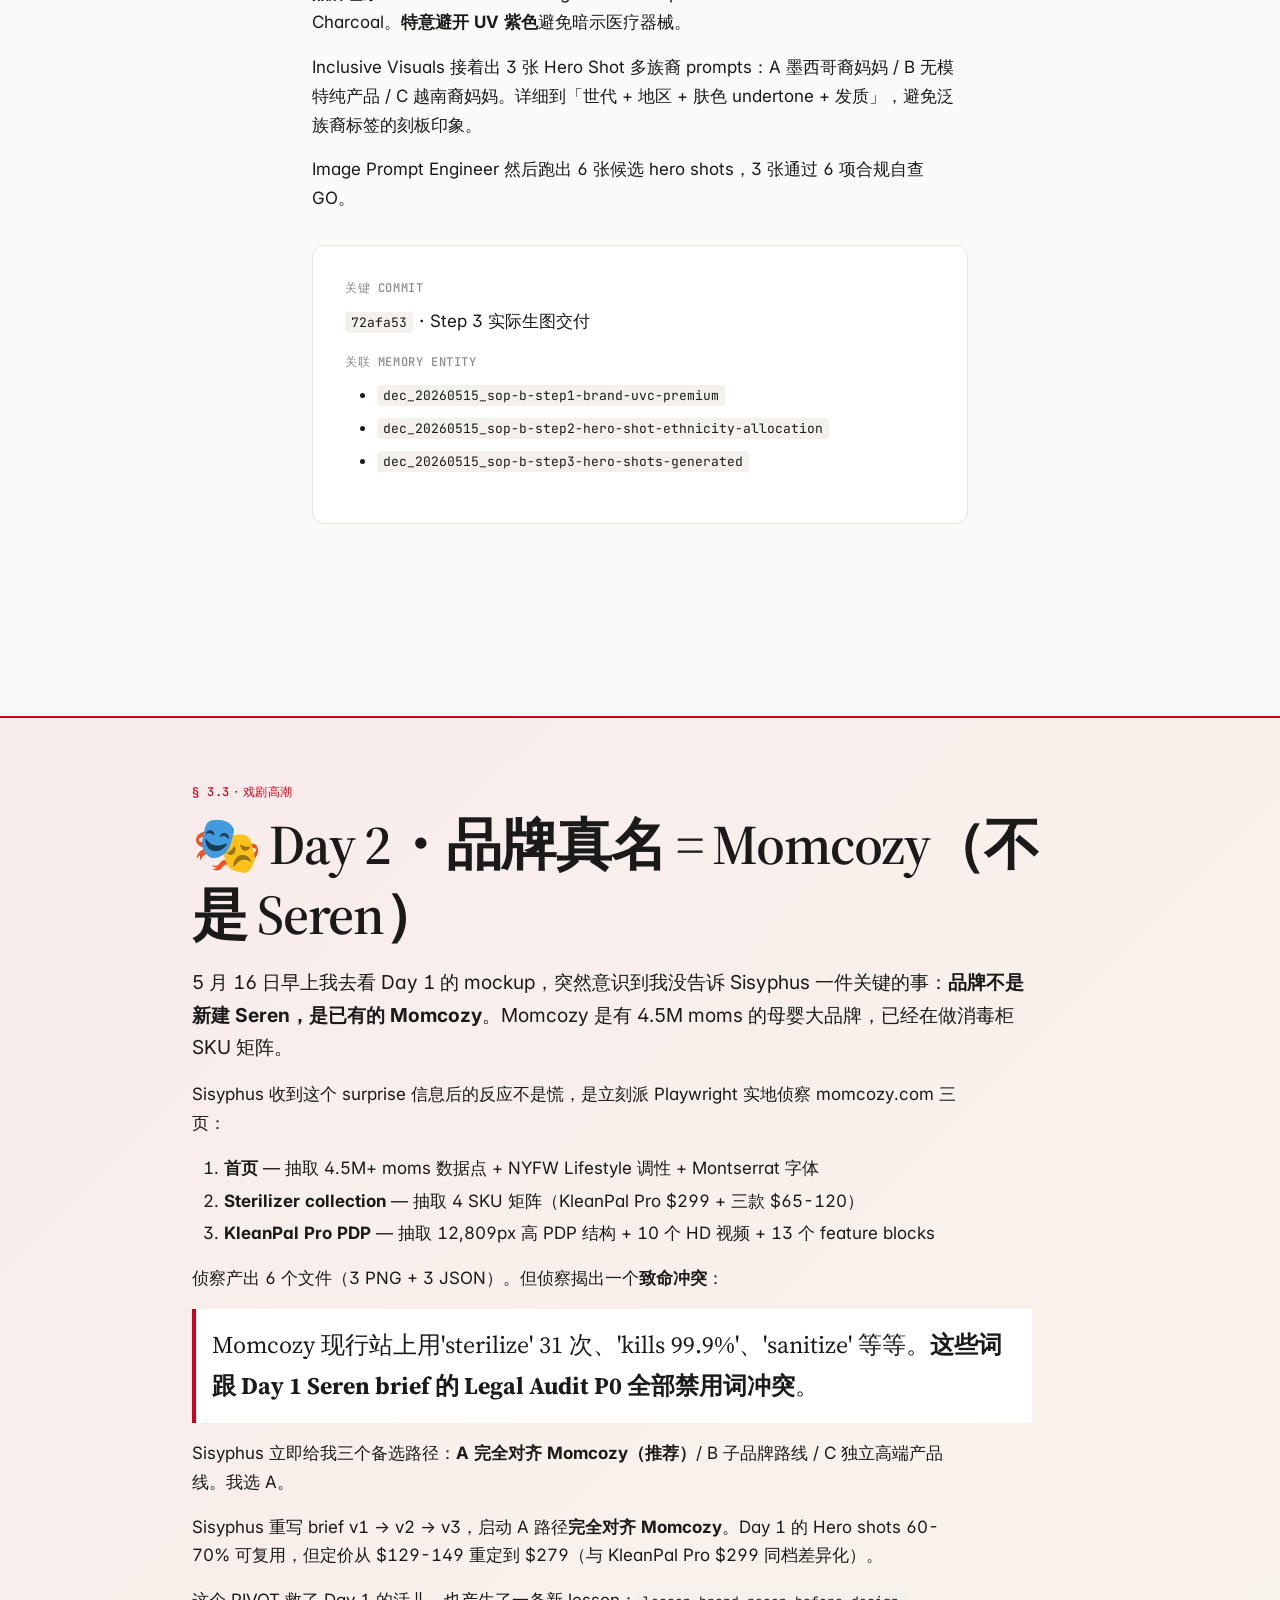
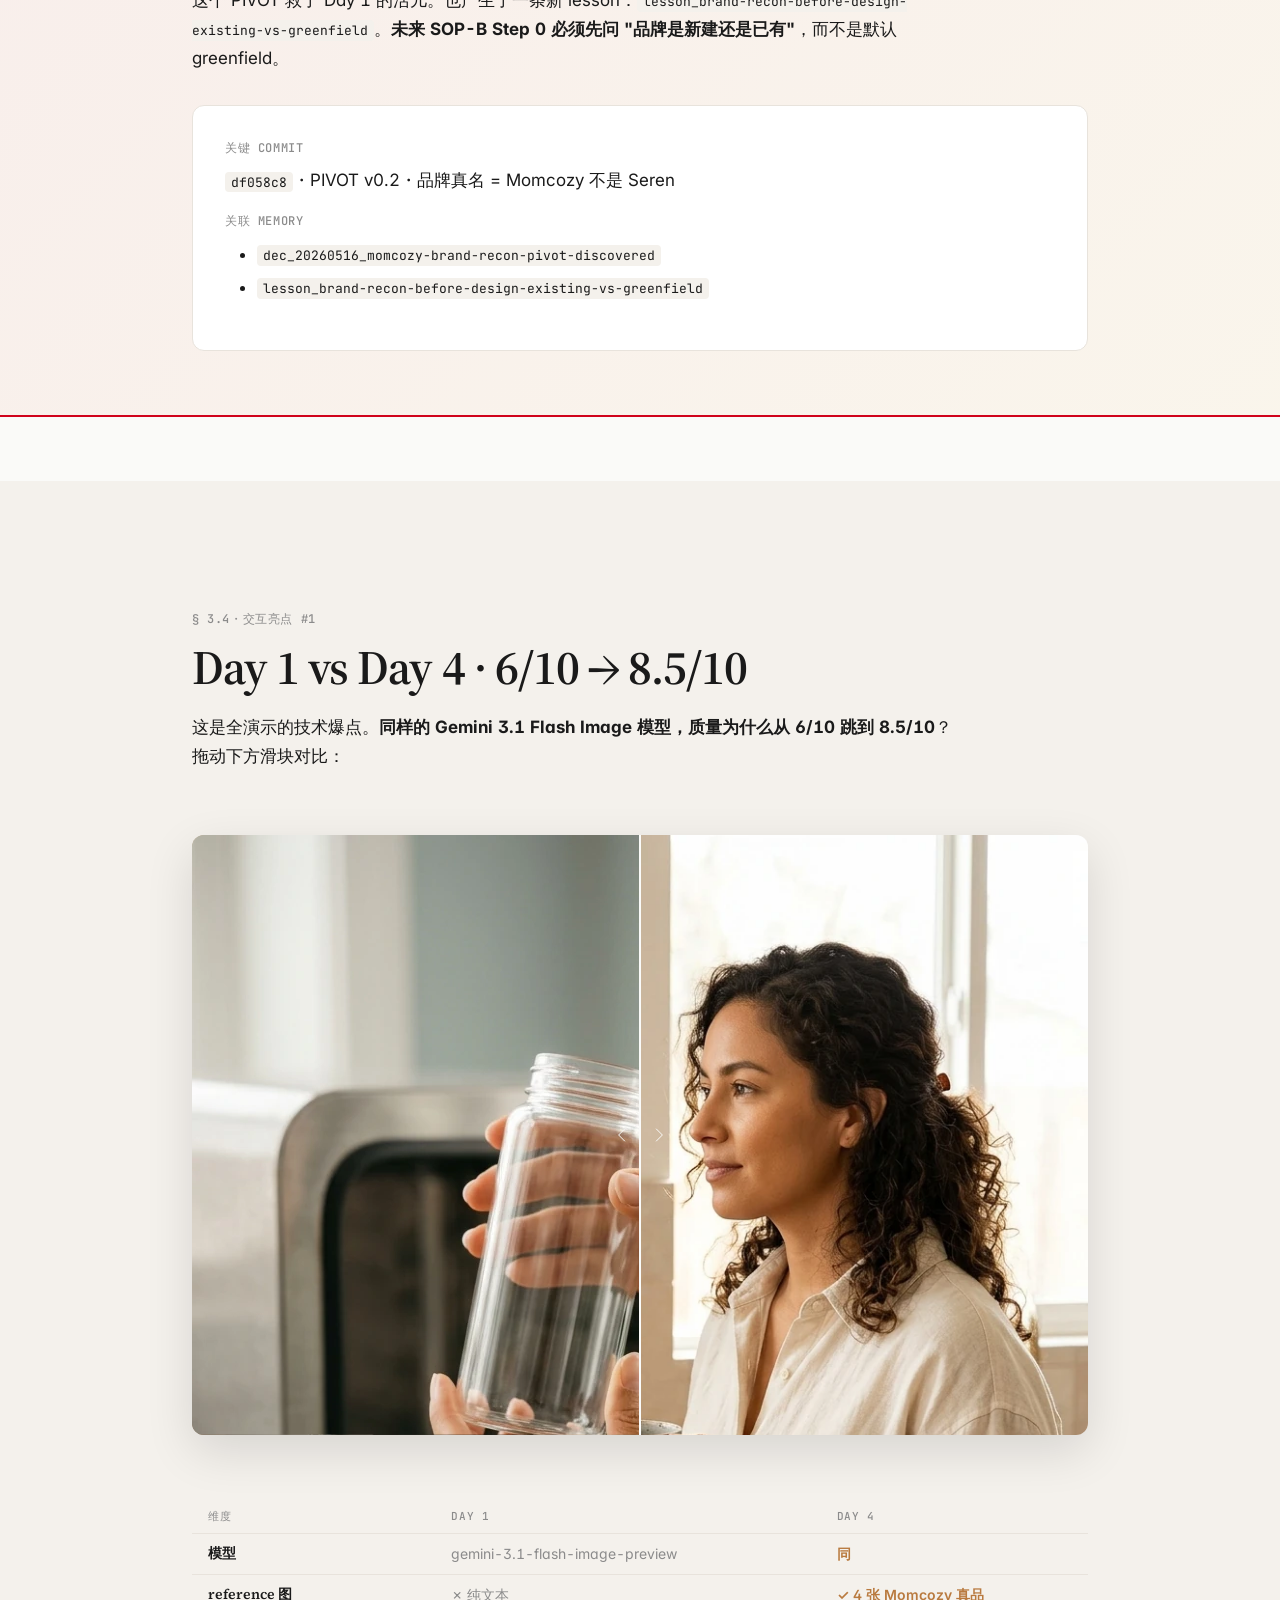
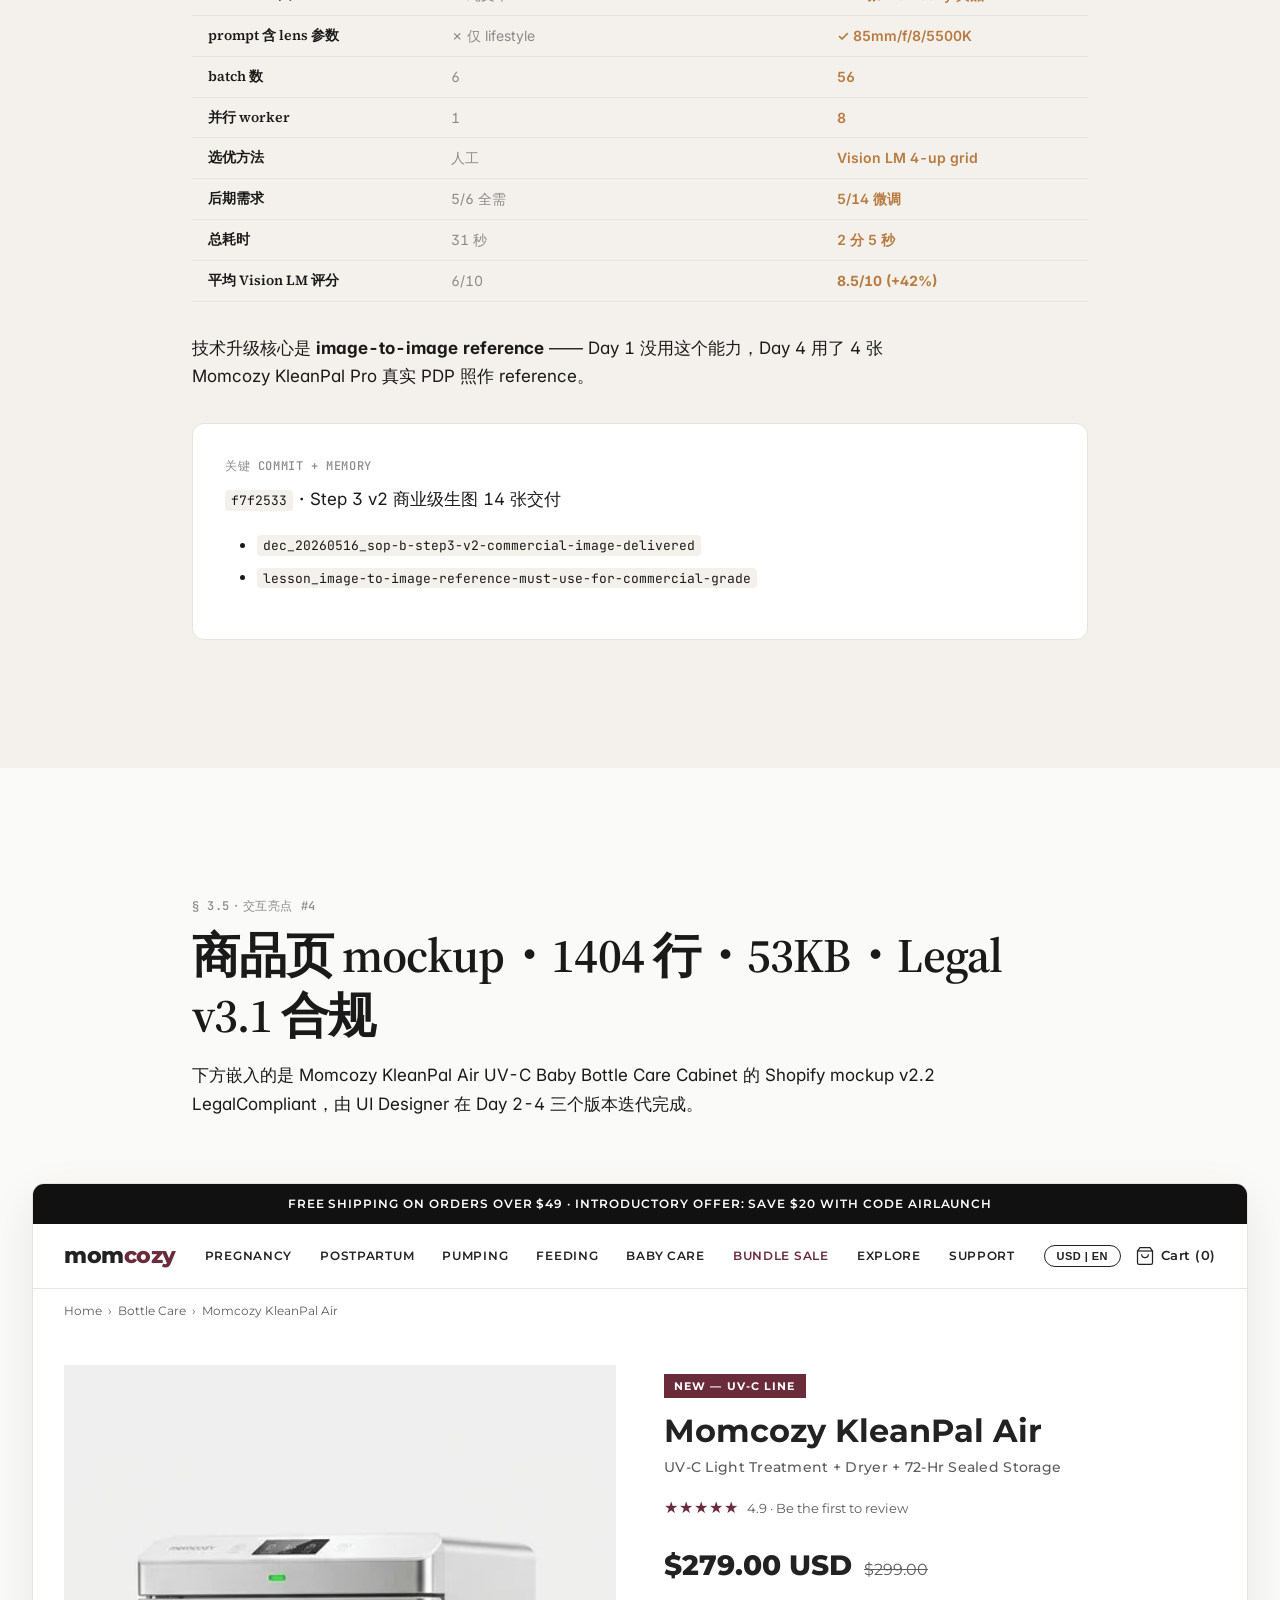
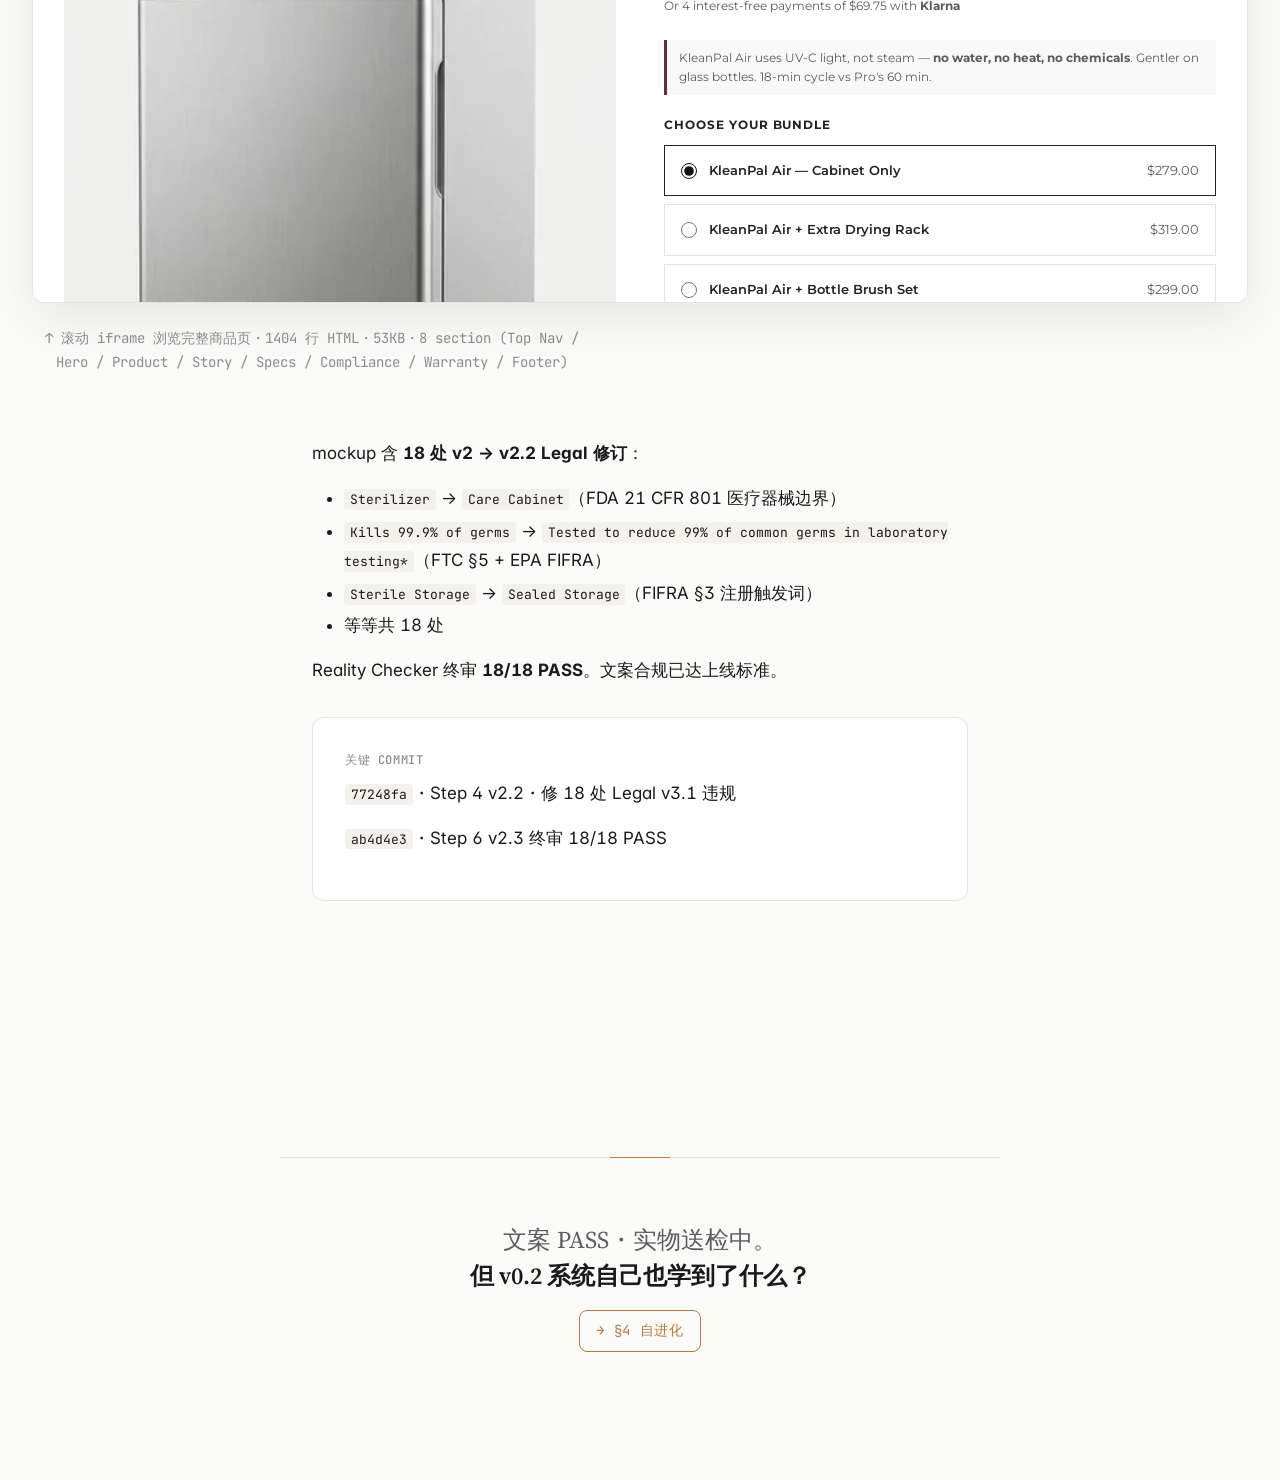
<file: pages/03-launch.html>
<!DOCTYPE html>
<html lang="zh-CN">
<head>
  <meta charset="UTF-8">
  <meta name="viewport" content="width=device-width, initial-scale=1.0">
  <title>§3 上架 · SOP-B 7 步 + 戏剧性 PIVOT · 路特 AI 公司</title>
  <meta name="description" content="路特 AI 公司 SOP-B 上架流：Day 1 Seren 品牌方案 → Day 2 戏剧性 PIVOT 到 Momcozy → Day 4 商业级生图 8.5/10 + Reality Check 18/18 PASS。">
  <link rel="icon" type="image/svg+xml" href="data:image/svg+xml,%3Csvg xmlns='http://www.w3.org/2000/svg' viewBox='0 0 100 100'%3E%3Ctext y='.9em' font-size='90'%3E🪟%3C/text%3E%3C/svg%3E">

  <link rel="preconnect" href="https://fonts.googleapis.com">
  <link rel="preconnect" href="https://fonts.gstatic.com" crossorigin>
  <link href="https://fonts.googleapis.com/css2?family=Source+Serif+4:opsz,wght@8..60,400;8..60,500;8..60,600;8..60,700;8..60,800&family=Inter:wght@400;500;600;700&family=JetBrains+Mono:wght@400;500;600&display=swap" rel="stylesheet">

  <link rel="stylesheet" href="../assets/css/main.css">
  <link rel="stylesheet" href="../assets/css/components.css">
  <link rel="stylesheet" href="../assets/css/img-comparison-slider.css">

  <style>

    @media (max-width: 960px) {  }

    .sop-b-timeline {
      display: flex; gap: var(--space-3); padding: var(--space-3) 0;
      overflow-x: auto; scroll-snap-type: x mandatory;
      margin: var(--space-4) calc(-1 * var(--space-4));
      padding: var(--space-3) var(--space-4);
    }
    .sop-step {
      flex: 0 0 280px;
      scroll-snap-align: start;
      padding: var(--space-3);
      background: var(--bg-card);
      border: 1px solid var(--border-light);
      border-radius: var(--radius-md);
      transition: transform var(--dur-normal) var(--ease-out);
    }
    .sop-step:hover { transform: translateY(-4px); border-color: var(--accent-amber); }
    .sop-step__num {
      font-family: var(--font-mono); font-size: var(--fs-small);
      color: var(--accent-amber);
      letter-spacing: var(--tracking-wide); text-transform: uppercase;
    }
    .sop-step__title {
      font-family: var(--font-display); font-size: 1.125rem;
      font-weight: 600; margin: var(--space-1) 0 var(--space-2);
    }
    .sop-step__dept {
      font-family: var(--font-mono); font-size: 11px;
      color: var(--text-muted); margin-bottom: var(--space-2);
    }
    .sop-step__deliver {
      font-size: var(--fs-small); color: var(--text-secondary);
      line-height: var(--lh-normal);
    }
    .sop-step--pivot {
      border-color: var(--color-decision);
      background: rgba(208, 2, 27, 0.04);
    }
    .sop-step--pivot .sop-step__num { color: var(--color-decision); }

    .pivot-block {
      padding: var(--space-5) var(--space-4);
      background: linear-gradient(135deg, rgba(208, 2, 27, 0.06), rgba(245, 166, 35, 0.06));
      border-top: 2px solid var(--color-decision);
      border-bottom: 2px solid var(--color-decision);
      margin: var(--space-5) 0;
    }
    .pivot-block .container { max-width: var(--container-medium); margin: 0 auto; }
    .pivot-block h2 {
      font-size: clamp(2rem, 5vw, 3.5rem);
      color: var(--text-primary);
      margin-bottom: var(--space-3);
    }
    .pivot-block h2::before { content: "🎭"; margin-right: var(--space-2); }

    .slider-wrap {
      max-width: var(--container-medium);
      margin: var(--space-5) auto;
      padding: 0 var(--space-4);
    }
    img-comparison-slider {
      display: block;
      width: 100%;
      aspect-ratio: 4 / 5;
      max-height: 600px;
      border-radius: var(--radius-lg);
      overflow: hidden;
      box-shadow: 0 16px 48px rgba(0, 0, 0, 0.12);
      --divider-color: #fafaf8;
      --divider-width: 2px;
      --default-handle-color: #fafaf8;
    }
    .slider-label {
      position: absolute; top: 12px;
      padding: 4px 10px;
      background: rgba(0, 0, 0, 0.7);
      color: #fff;
      border-radius: var(--radius-pill);
      font-family: var(--font-mono);
      font-size: 11px;
      letter-spacing: var(--tracking-wide);
      text-transform: uppercase;
      z-index: 5;
    }
    .slider-label--left  { left: 12px; }
    .slider-label--right { right: 12px; }

    .compare-table {
      width: 100%;
      border-collapse: collapse;
      margin: var(--space-4) 0;
      font-size: var(--fs-small);
    }
    .compare-table th, .compare-table td {
      padding: var(--space-2) var(--space-3);
      text-align: left;
      border-bottom: 1px solid var(--border-light);
    }
    .compare-table th {
      font-family: var(--font-mono);
      font-size: 11px;
      font-weight: 500;
      text-transform: uppercase;
      letter-spacing: var(--tracking-wide);
      color: var(--text-muted);
    }
    .compare-table td.metric {
      font-family: var(--font-display);
      font-weight: 600;
    }
    .compare-table td.day1 { color: var(--text-muted); }
    .compare-table td.day4 { color: var(--accent-amber); font-weight: 600; }

    .mockup-wrap {
      max-width: var(--container-full);
      margin: var(--space-5) auto;
      padding: 0 var(--space-4);
    }
    .mockup-iframe {
      width: 100%;
      height: 80vh;
      min-height: 600px;
      border: 1px solid var(--border-light);
      border-radius: var(--radius-lg);
      box-shadow: 0 16px 48px rgba(0, 0, 0, 0.08);
      background: #fff;
    }
    .mockup-caption {
      text-align: center;
      font-family: var(--font-mono);
      font-size: var(--fs-small);
      color: var(--text-muted);
      margin-top: var(--space-3);
    }

  </style>
</head>
<body>

<nav class="nav" aria-label="主导航">
  <div class="nav__inner">
    <a href="../index.html" class="nav__brand">路特 AI 公司</a>
    <ul class="nav__links">
      <li><a class="nav__link" href="../index.html#intro">起源</a></li>
      <li><a class="nav__link" href="02-selection.html">§2 选品</a></li>
      <li><a class="nav__link active" href="03-launch.html">§3 上架</a></li>
      <li><a class="nav__link" href="04-self-evolution.html">§4 自进化</a></li>
      <li><a class="nav__link" href="05-image-lab.html">§5 生图</a></li>
      <li><a class="nav__link" href="06-legal.html">§6 法规</a></li>
      <li><a class="nav__link" href="07-roadmap.html">§7 路线图</a></li>
      <li><a class="nav__link" href="nurtureloop-mockup.html">🍼 NurtureLoop</a></li>
    </ul>
  </div>
</nav>

<header class="page-header">
  <div class="eyebrow">§ 3 · 上架 · Day 1-Day 4</div>
  <h1>SOP-B 7 步 + 戏剧性 <em style="font-style: normal; color: var(--color-decision);">PIVOT</em></h1>
  <p class="lede">当用户在 Day 2 突然透露品牌真名是 Momcozy，AI 系统怎么应对？<strong>这是全演示的高潮章节。</strong></p>
</header>

<section class="section">
  <div class="container container--full">
    <div class="container container--narrow" style="padding-bottom: 0;">
      <div class="eyebrow">§ 3.1</div>
      <h2>上架原计划 · 7 步 · 7 个部门接力</h2>
      <p style="margin-top: var(--space-3);">SOP-B 是新品 GO 后 7-14 天的标准上架流。原计划 7-14 天交付完毕，实际跑出 4 天极速版（含戏剧性 PIVOT）。</p>
    </div>

    <div class="sop-b-timeline">
      <div class="sop-step">
        <div class="sop-step__num">Step 1</div>
        <div class="sop-step__title">品牌包装</div>
        <div class="sop-step__dept">@brand-guardian · 设计部</div>
        <div class="sop-step__deliver">brief v1 (Seren) → v2 → v3 (Momcozy A 路径) · ToV 字典 v3.1</div>
      </div>
      <div class="sop-step">
        <div class="sop-step__num">Step 2</div>
        <div class="sop-step__title">Hero Shot Prompts</div>
        <div class="sop-step__dept">@inclusive-visuals-specialist · 设计部</div>
        <div class="sop-step__deliver">3 张多族裔 prompts · 族裔具体度规范</div>
      </div>
      <div class="sop-step">
        <div class="sop-step__num">Step 3</div>
        <div class="sop-step__title">实际生图</div>
        <div class="sop-step__dept">@image-prompt-engineer · 设计部</div>
        <div class="sop-step__deliver">Day 1: 6 张 / Day 4: 56 选 14 张商业级 · 8.5/10</div>
      </div>
      <div class="sop-step sop-step--pivot">
        <div class="sop-step__num">Day 2 · PIVOT</div>
        <div class="sop-step__title">品牌真名 ≠ Seren</div>
        <div class="sop-step__dept">@agents-orchestrator · Playwright 侦察</div>
        <div class="sop-step__deliver">实地侦察 momcozy.com 3 页 · 战略重构 brief v1→v3</div>
      </div>
      <div class="sop-step">
        <div class="sop-step__num">Step 4</div>
        <div class="sop-step__title">Shopify Mockup</div>
        <div class="sop-step__dept">@ui-designer · 设计部</div>
        <div class="sop-step__deliver">v1 35KB → v2 53KB → v2.2 LegalCompliant 1404 行</div>
      </div>
      <div class="sop-step">
        <div class="sop-step__num">Step 5</div>
        <div class="sop-step__title">Legal Audit</div>
        <div class="sop-step__dept">@legal-compliance-checker · 支持部</div>
        <div class="sop-step__deliver">v1 (4 P0 / 6 P1 / 5 P2) · v2 UV vs Steam 法规非传递</div>
      </div>
      <div class="sop-step">
        <div class="sop-step__num">Step 6</div>
        <div class="sop-step__title">Reality Check</div>
        <div class="sop-step__dept">@reality-checker · 测试部</div>
        <div class="sop-step__deliver">v1 HOLD → v2 NEEDS_WORK → v2.3 PASS 18/18</div>
      </div>
    </div>
    <p class="caption" style="text-align: center;">← 横向滑动查看 7 步 / 中间红色卡片是 Day 2 戏剧性 PIVOT →</p>
  </div>
</section>

<section class="section">
  <div class="container container--narrow">
    <div class="eyebrow">§ 3.2</div>
    <h2>Day 1 · Seren 品牌方案</h2>

    <p style="margin-top: var(--space-3);">Sisyphus 5 月 15 日开始跑 SOP-B Step 1。Brand Guardian 接到指令"为 UV-C 消毒柜起品牌名"，1 分 53 秒后台返回 2400 字 brief：</p>

    <p>主推品牌名 <strong>Seren</strong> —— 威尔士语「星星」+ serene 谐音。备选 Luma（域名被占）/ Verdel（TikTok 口播阻力）都被否。serenbaby.com 可注册，跨语言零雷。</p>

    <p><strong>品牌承诺</strong>：「Pure light. Zero worry. 密闭的光，开放的安心」</p>

    <p><strong>品牌色系</strong>：Warm Porcelain · Sage Dust · Deep Amber · Mist Blue · Warm Charcoal。<strong>特意避开 UV 紫色</strong>避免暗示医疗器械。</p>

    <p>Inclusive Visuals 接着出 3 张 Hero Shot 多族裔 prompts：A 墨西哥裔妈妈 / B 无模特纯产品 / C 越南裔妈妈。详细到「世代 + 地区 + 肤色 undertone + 发质」，避免泛族裔标签的刻板印象。</p>

    <p>Image Prompt Engineer 然后跑出 6 张候选 hero shots，3 张通过 6 项合规自查 GO。</p>

    <div class="card" style="margin-top: var(--space-4);">
      <div class="eyebrow">关键 commit</div>
      <p style="margin: var(--space-1) 0;"><code>72afa53</code> · Step 3 实际生图交付</p>
      <div class="eyebrow" style="margin-top: var(--space-3);">关联 memory entity</div>
      <ul>
        <li><code>dec_20260515_sop-b-step1-brand-uvc-premium</code></li>
        <li><code>dec_20260515_sop-b-step2-hero-shot-ethnicity-allocation</code></li>
        <li><code>dec_20260515_sop-b-step3-hero-shots-generated</code></li>
      </ul>
    </div>
  </div>
</section>

<section class="pivot-block">
  <div class="container">
    <div class="eyebrow" style="color: var(--color-decision);">§ 3.3 · 戏剧高潮</div>
    <h2>Day 2 · 品牌真名 = Momcozy（不是 Seren）</h2>

    <p style="margin-top: var(--space-3); font-size: var(--fs-lede); color: var(--text-primary);">5 月 16 日早上我去看 Day 1 的 mockup，突然意识到我没告诉 Sisyphus 一件关键的事：<strong>品牌不是新建 Seren，是已有的 Momcozy</strong>。Momcozy 是有 4.5M moms 的母婴大品牌，已经在做消毒柜 SKU 矩阵。</p>

    <p>Sisyphus 收到这个 surprise 信息后的反应不是慌，是立刻派 Playwright 实地侦察 momcozy.com 三页：</p>

    <ol style="font-size: var(--fs-body);">
      <li><strong>首页</strong> — 抽取 4.5M+ moms 数据点 + NYFW Lifestyle 调性 + Montserrat 字体</li>
      <li><strong>Sterilizer collection</strong> — 抽取 4 SKU 矩阵（KleanPal Pro $299 + 三款 $65-120）</li>
      <li><strong>KleanPal Pro PDP</strong> — 抽取 12,809px 高 PDP 结构 + 10 个 HD 视频 + 13 个 feature blocks</li>
    </ol>

    <p>侦察产出 6 个文件（3 PNG + 3 JSON）。但侦察揭出一个<strong>致命冲突</strong>：</p>

    <p style="font-family: var(--font-display); font-size: 1.5rem; padding: var(--space-3); background: var(--bg-card); border-left: 4px solid var(--color-decision); margin: var(--space-3) 0;">
      Momcozy 现行站上用 'sterilize' 31 次、'kills 99.9%'、'sanitize' 等等。<strong>这些词跟 Day 1 Seren brief 的 Legal Audit P0 全部禁用词冲突</strong>。
    </p>

    <p>Sisyphus 立即给我三个备选路径：<strong>A 完全对齐 Momcozy（推荐）</strong>/ B 子品牌路线 / C 独立高端产品线。我选 A。</p>

    <p>Sisyphus 重写 brief v1 → v2 → v3，启动 A 路径<strong>完全对齐 Momcozy</strong>。Day 1 的 Hero shots 60-70% 可复用，但定价从 $129-149 重定到 $279（与 KleanPal Pro $299 同档差异化）。</p>

    <p>这个 PIVOT 救了 Day 1 的活儿。也产生了一条新 lesson：<code>lesson_brand-recon-before-design-existing-vs-greenfield</code>。<strong>未来 SOP-B Step 0 必须先问"品牌是新建还是已有"</strong>，而不是默认 greenfield。</p>

    <div class="card" style="margin-top: var(--space-4);">
      <div class="eyebrow">关键 commit</div>
      <p><code>df058c8</code> · PIVOT v0.2 · 品牌真名 = Momcozy 不是 Seren</p>
      <div class="eyebrow" style="margin-top: var(--space-3);">关联 memory</div>
      <ul>
        <li><code>dec_20260516_momcozy-brand-recon-pivot-discovered</code></li>
        <li><code>lesson_brand-recon-before-design-existing-vs-greenfield</code></li>
      </ul>
    </div>
  </div>
</section>

<section class="section section--alt">
  <div class="container container--medium">
    <div class="eyebrow">§ 3.4 · 交互亮点 #1</div>
    <h2>Day 1 vs Day 4 · 6/10 → 8.5/10</h2>
    <p style="margin-top: var(--space-3);">这是全演示的技术爆点。<strong>同样的 Gemini 3.1 Flash Image 模型，质量为什么从 6/10 跳到 8.5/10</strong>？拖动下方滑块对比：</p>
  </div>

  <div class="slider-wrap">
    <img-comparison-slider style="position: relative;">
      <img slot="first"
           src="../assets/images/hero-webp/day1-heroC-c1.webp"
           alt="Day 1 hero · 纯文本 prompt · 6/10"
           loading="lazy">
      <img slot="second"
           src="../assets/images/shots-webp/L-01-mexican-mom-kitchen-WINNER.webp"
           alt="Day 4 L-01 · image-to-image reference · 8.5/10"
           loading="lazy">
      <span class="slider-label slider-label--left">Day 1 · 6/10</span>
      <span class="slider-label slider-label--right">Day 4 · 8.5/10</span>
    </img-comparison-slider>
  </div>

  <div class="container container--medium">
    <table class="compare-table">
      <thead>
        <tr><th>维度</th><th>Day 1</th><th>Day 4</th></tr>
      </thead>
      <tbody>
        <tr><td class="metric">模型</td><td class="day1">gemini-3.1-flash-image-preview</td><td class="day4">同</td></tr>
        <tr><td class="metric">reference 图</td><td class="day1">✗ 纯文本</td><td class="day4">✓ 4 张 Momcozy 真品</td></tr>
        <tr><td class="metric">prompt 含 lens 参数</td><td class="day1">✗ 仅 lifestyle</td><td class="day4">✓ 85mm/f/8/5500K</td></tr>
        <tr><td class="metric">batch 数</td><td class="day1">6</td><td class="day4">56</td></tr>
        <tr><td class="metric">并行 worker</td><td class="day1">1</td><td class="day4">8</td></tr>
        <tr><td class="metric">选优方法</td><td class="day1">人工</td><td class="day4">Vision LM 4-up grid</td></tr>
        <tr><td class="metric">后期需求</td><td class="day1">5/6 全需</td><td class="day4">5/14 微调</td></tr>
        <tr><td class="metric">总耗时</td><td class="day1">31 秒</td><td class="day4">2 分 5 秒</td></tr>
        <tr><td class="metric">平均 Vision LM 评分</td><td class="day1">6/10</td><td class="day4"><strong>8.5/10 (+42%)</strong></td></tr>
      </tbody>
    </table>

    <p>技术升级核心是 <strong>image-to-image reference</strong> —— Day 1 没用这个能力，Day 4 用了 4 张 Momcozy KleanPal Pro 真实 PDP 照作 reference。</p>

    <div class="card" style="margin-top: var(--space-4);">
      <div class="eyebrow">关键 commit + memory</div>
      <p><code>f7f2533</code> · Step 3 v2 商业级生图 14 张交付</p>
      <ul>
        <li><code>dec_20260516_sop-b-step3-v2-commercial-image-delivered</code></li>
        <li><code>lesson_image-to-image-reference-must-use-for-commercial-grade</code></li>
      </ul>
    </div>
  </div>
</section>

<section class="section">
  <div class="container container--medium">
    <div class="eyebrow">§ 3.5 · 交互亮点 #4</div>
    <h2>商品页 mockup · 1404 行 · 53KB · Legal v3.1 合规</h2>
    <p style="margin-top: var(--space-3);">下方嵌入的是 Momcozy KleanPal Air UV-C Baby Bottle Care Cabinet 的 Shopify mockup v2.2 LegalCompliant，由 UI Designer 在 Day 2-4 三个版本迭代完成。</p>
  </div>

  <div class="mockup-wrap">
    <iframe class="mockup-iframe" src="mockup-product.html" title="Momcozy KleanPal Air Shopify mockup v2.2 LegalCompliant" loading="lazy"></iframe>
    <p class="mockup-caption">↑ 滚动 iframe 浏览完整商品页 · 1404 行 HTML · 53KB · 8 section (Top Nav / Hero / Product / Story / Specs / Compliance / Warranty / Footer)</p>
  </div>

  <div class="container container--narrow">
    <p>mockup 含 <strong>18 处 v2 → v2.2 Legal 修订</strong>：</p>
    <ul>
      <li><code>Sterilizer</code> → <code>Care Cabinet</code>（FDA 21 CFR 801 医疗器械边界）</li>
      <li><code>Kills 99.9% of germs</code> → <code>Tested to reduce 99% of common germs in laboratory testing*</code>（FTC §5 + EPA FIFRA）</li>
      <li><code>Sterile Storage</code> → <code>Sealed Storage</code>（FIFRA §3 注册触发词）</li>
      <li>等等共 18 处</li>
    </ul>

    <p>Reality Checker 终审 <strong>18/18 PASS</strong>。文案合规已达上线标准。</p>

    <div class="card" style="margin-top: var(--space-4);">
      <div class="eyebrow">关键 commit</div>
      <p><code>77248fa</code> · Step 4 v2.2 · 修 18 处 Legal v3.1 违规</p>
      <p><code>ab4d4e3</code> · Step 6 v2.3 终审 18/18 PASS</p>
    </div>
  </div>
</section>

<div class="hand-off">
  <p>文案 PASS · 实物送检中。<br>
    <strong>但 v0.2 系统自己也学到了什么？</strong>
  </p>
  <a href="04-self-evolution.html">→ §4 自进化</a>
</div>

<script src="../assets/js/lib/img-comparison-slider.js" type="module"></script>

<script src="../assets/js/lib/pangu.min.js"></script>
<script>
  document.addEventListener('DOMContentLoaded', () => {
    if (typeof pangu !== 'undefined') {
      pangu.spacingPage();
    }
  });
</script>

</body>
</html>
</file>
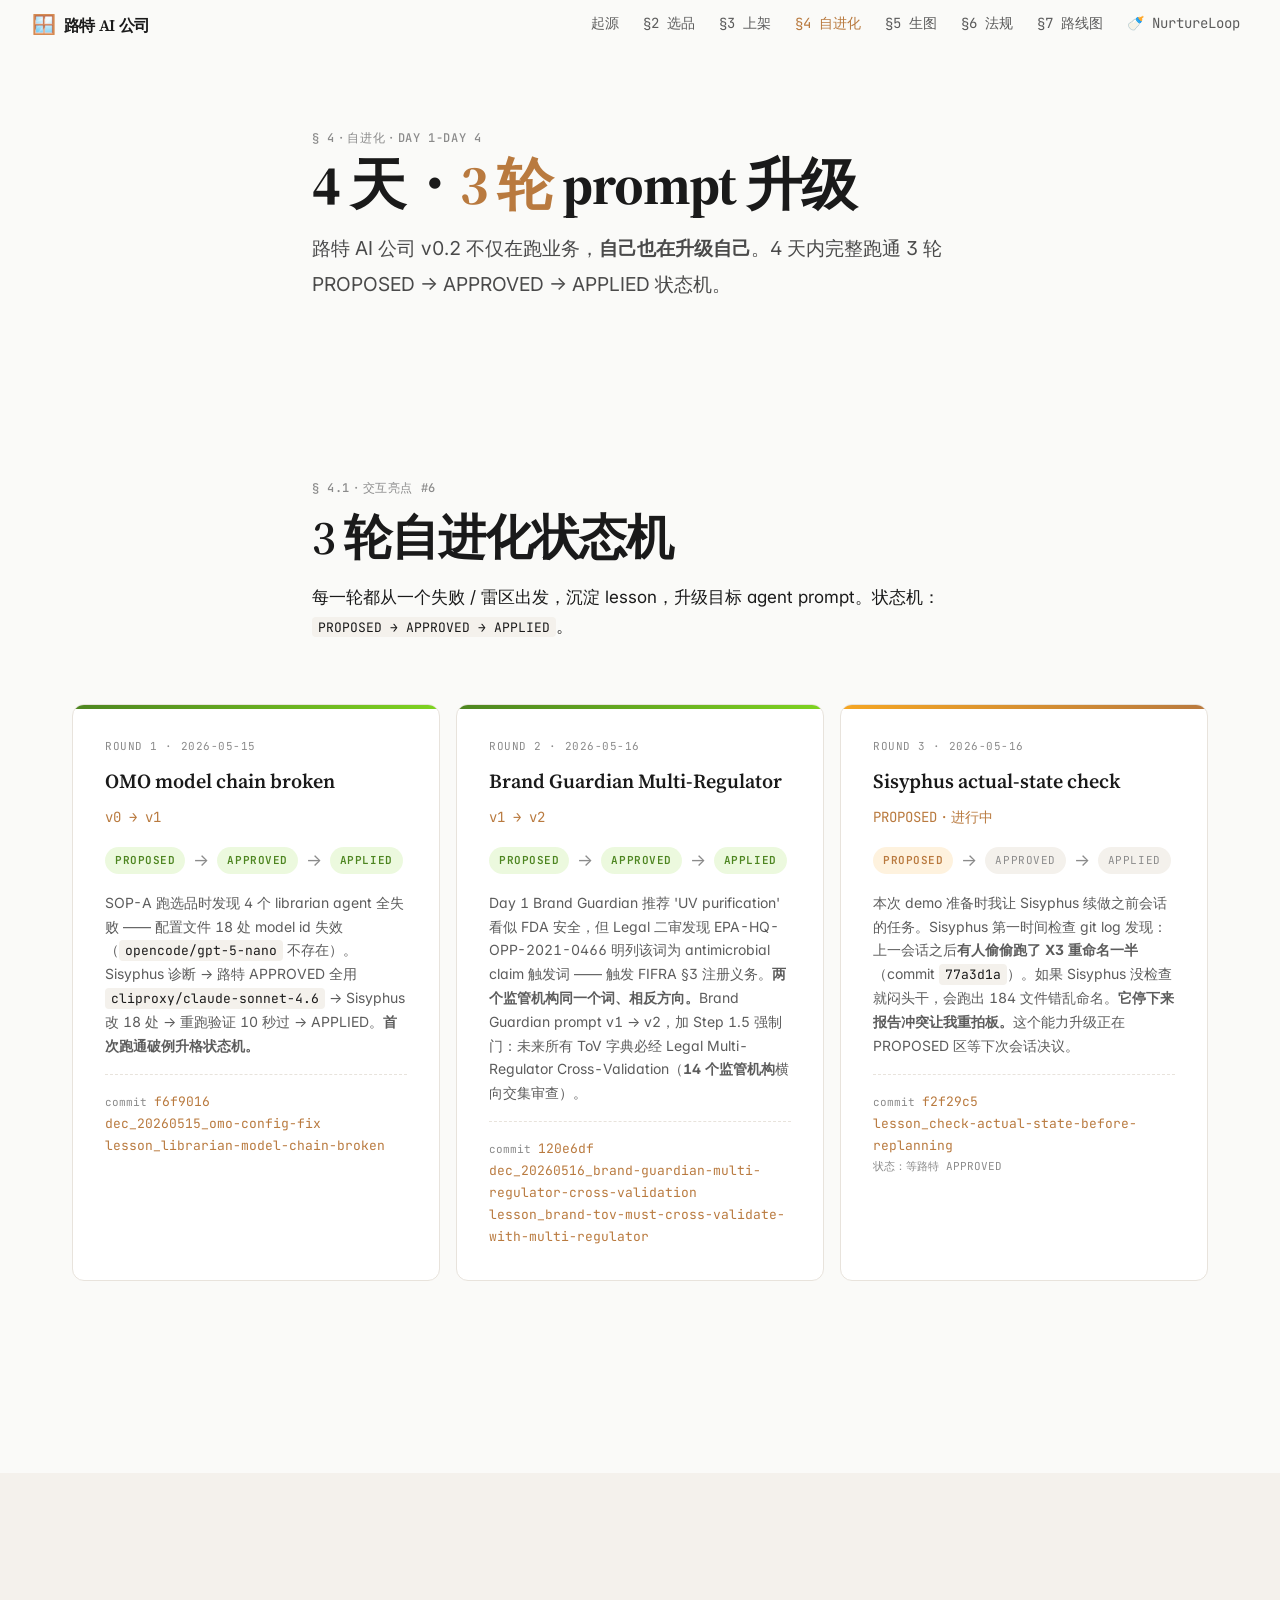
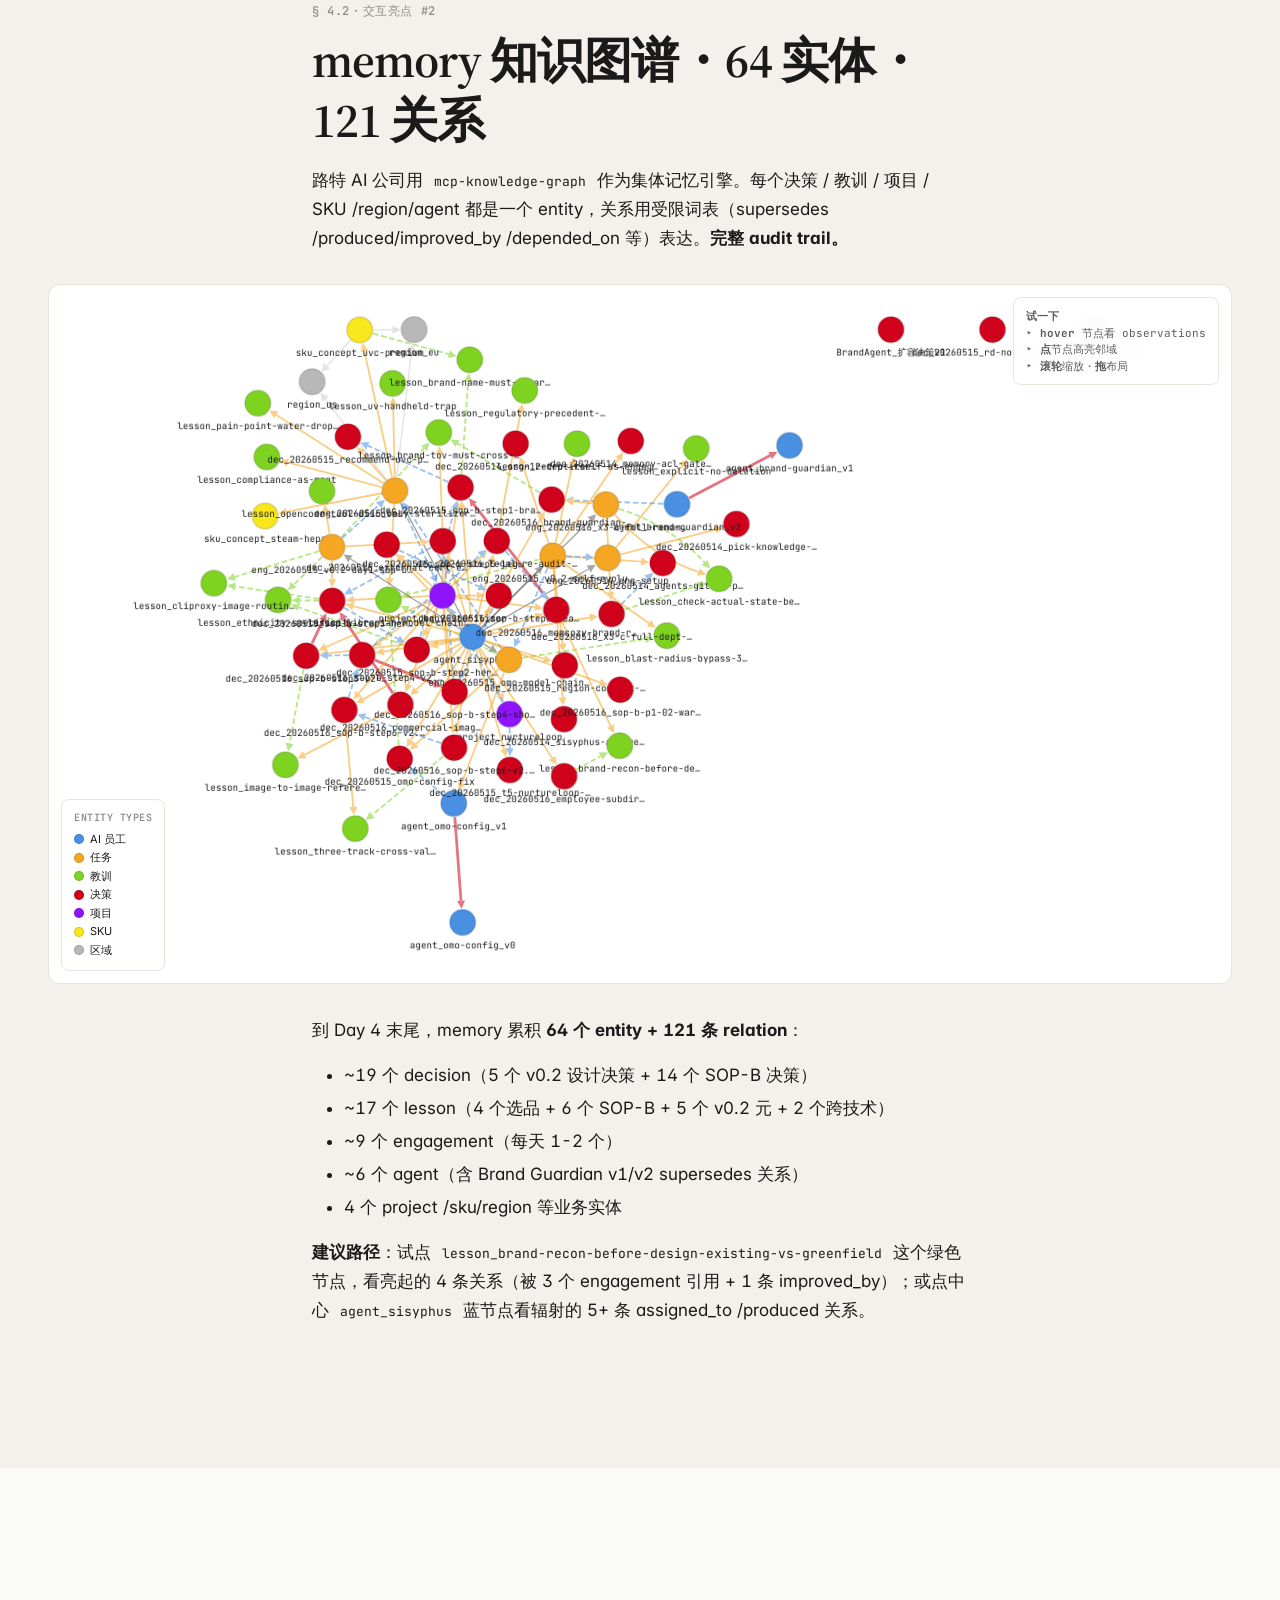
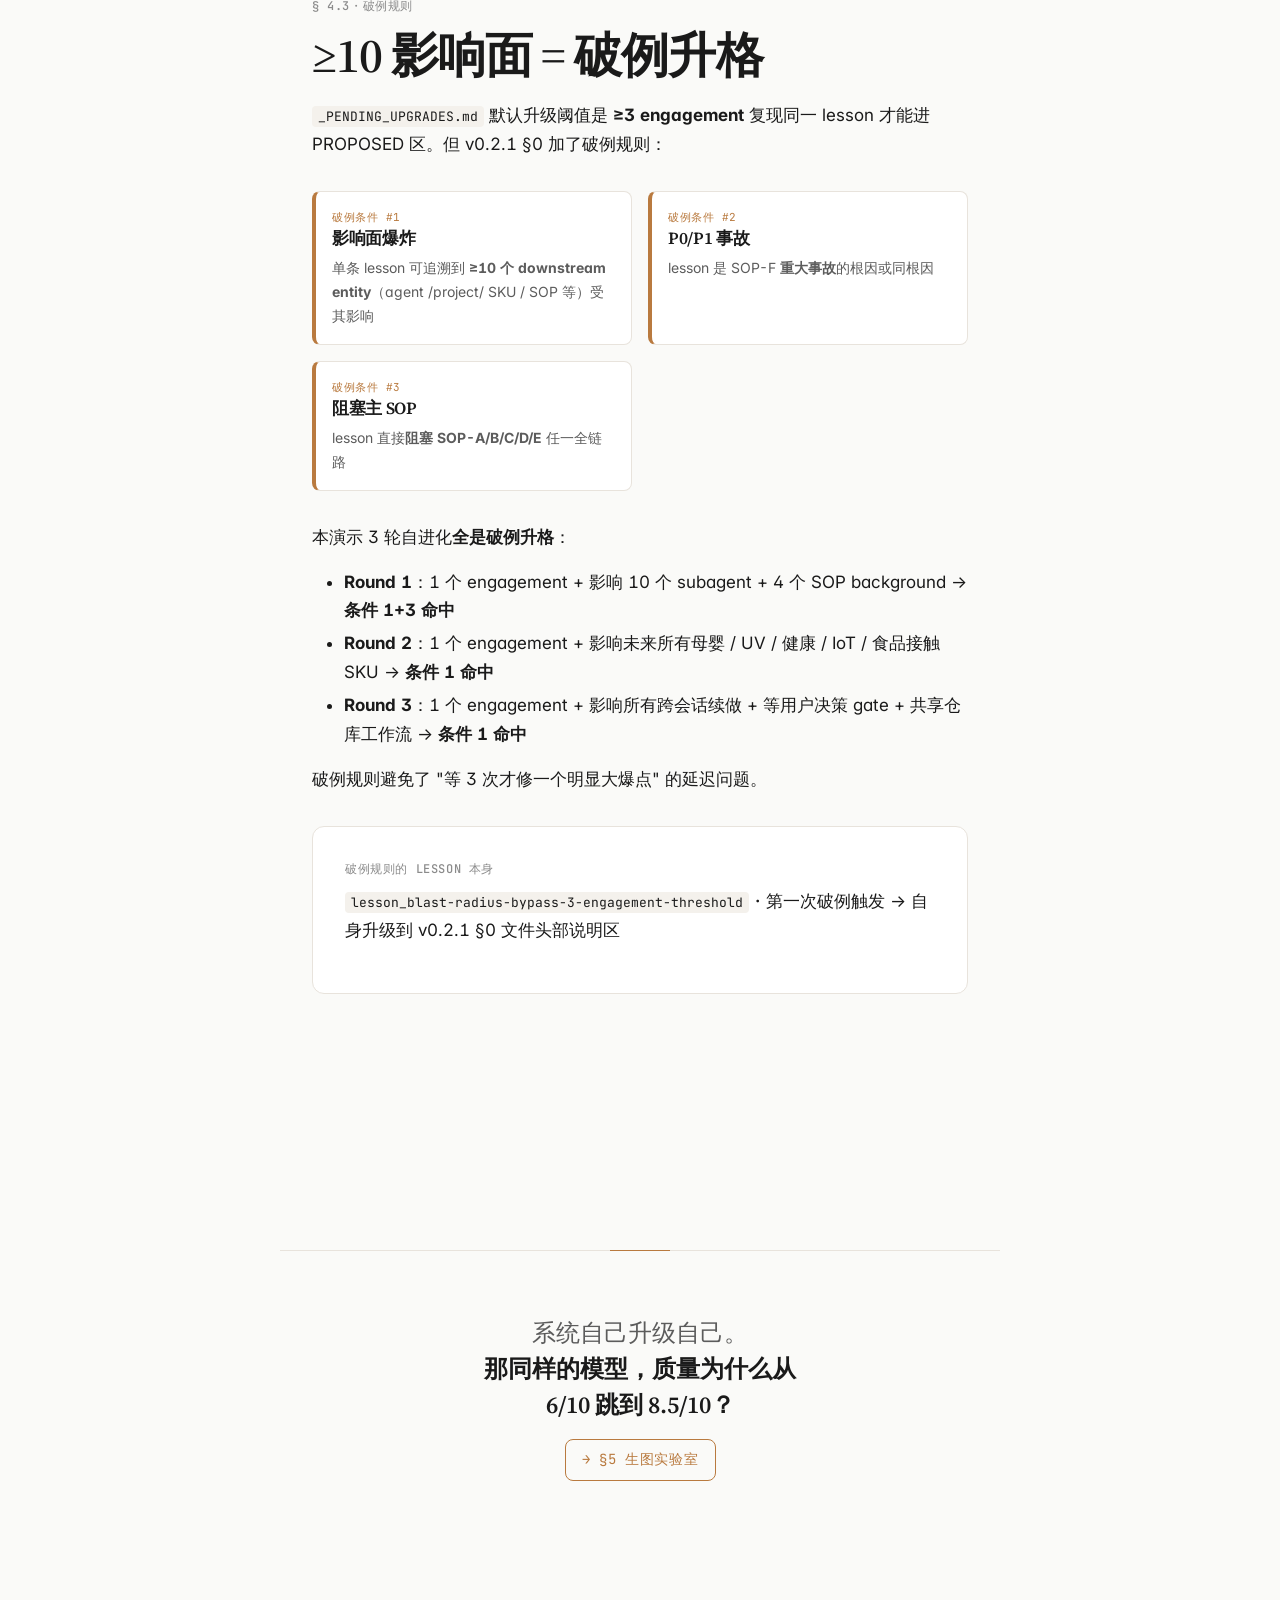
<file: pages/04-self-evolution.html>
<!DOCTYPE html>
<html lang="zh-CN">
<head>
  <meta charset="UTF-8">
  <meta name="viewport" content="width=device-width, initial-scale=1.0">
  <title>§4 自进化 · 3 轮 prompt 升级 · 路特 AI 公司</title>
  <meta name="description" content="路特 AI 公司 v0.2 自进化机制：4 天内跑通 3 轮 OMO/Brand Guardian/Sisyphus prompt 升级。memory 图谱 64 节点 + 121 关系完整 audit trail。">
  <link rel="icon" type="image/svg+xml" href="data:image/svg+xml,%3Csvg xmlns='http://www.w3.org/2000/svg' viewBox='0 0 100 100'%3E%3Ctext y='.9em' font-size='90'%3E🪟%3C/text%3E%3C/svg%3E">

  <link rel="preconnect" href="https://fonts.googleapis.com">
  <link rel="preconnect" href="https://fonts.gstatic.com" crossorigin>
  <link href="https://fonts.googleapis.com/css2?family=Source+Serif+4:opsz,wght@8..60,400;8..60,500;8..60,600;8..60,700;8..60,800&family=Inter:wght@400;500;600;700&family=JetBrains+Mono:wght@400;500;600&display=swap" rel="stylesheet">

  <link rel="stylesheet" href="../assets/css/main.css">
  <link rel="stylesheet" href="../assets/css/components.css">

  <style>

    @media (max-width: 960px) {  }

    .rounds {
      display: grid;
      grid-template-columns: repeat(3, 1fr);
      gap: var(--space-3);
      margin: var(--space-5) 0;
    }

    @media (max-width: 900px) {
      .rounds { grid-template-columns: 1fr; }
    }

    .round {
      padding: var(--space-4);
      background: var(--bg-card);
      border: 1px solid var(--border-light);
      border-radius: var(--radius-lg);
      position: relative;
      overflow: hidden;
    }

    .round::before {
      content: ""; position: absolute; top: 0; left: 0; right: 0; height: 4px;
      background: linear-gradient(90deg, var(--accent-warm), var(--accent-amber));
    }

    .round--applied::before {
      background: linear-gradient(90deg, var(--color-success), var(--color-lesson));
    }

    .round--proposed::before {
      background: linear-gradient(90deg, var(--color-engagement), var(--accent-amber));
      animation: pulse 2s var(--ease-in-out) infinite;
    }

    @keyframes pulse {
      0%, 100% { opacity: 1; }
      50%      { opacity: 0.5; }
    }

    .round__id {
      font-family: var(--font-mono);
      font-size: 11px;
      color: var(--text-muted);
      text-transform: uppercase;
      letter-spacing: var(--tracking-wide);
      margin-bottom: var(--space-2);
    }

    .round__title {
      font-family: var(--font-display);
      font-size: 1.25rem;
      font-weight: 600;
      margin-bottom: var(--space-2);
    }

    .round__date {
      font-family: var(--font-mono);
      font-size: var(--fs-small);
      color: var(--accent-amber);
      margin-bottom: var(--space-3);
    }

    .round__states {
      display: flex; align-items: center; gap: var(--space-2);
      margin-bottom: var(--space-3); flex-wrap: wrap;
    }

    .state {
      display: inline-flex; align-items: center; gap: var(--space-1);
      padding: 4px 10px;
      font-family: var(--font-mono);
      font-size: 11px;
      border-radius: var(--radius-pill);
      background: var(--bg-secondary);
      color: var(--text-muted);
      letter-spacing: var(--tracking-wide);
      text-transform: uppercase;
    }

    .state--active {
      background: rgba(126, 211, 33, 0.15);
      color: var(--color-success);
      font-weight: 600;
    }

    .state--current {
      background: rgba(245, 166, 35, 0.15);
      color: var(--accent-amber);
      font-weight: 600;
      animation: pulse 2s var(--ease-in-out) infinite;
    }

    .arrow { color: var(--text-muted); }

    .round__body {
      font-size: var(--fs-small);
      color: var(--text-secondary);
      line-height: var(--lh-normal);
      margin-bottom: var(--space-3);
    }

    .round__meta {
      padding-top: var(--space-3);
      border-top: 1px dashed var(--border-light);
      font-family: var(--font-mono);
      font-size: 11px;
      color: var(--text-muted);
    }

    .round__meta code {
      background: transparent;
      padding: 0;
      color: var(--accent-amber);
    }

    .graph-wrap {
      position: relative;
      width: 100%;
      height: 700px;
      background: var(--bg-card);
      border: 1px solid var(--border-light);
      border-radius: var(--radius-lg);
      overflow: hidden;
      margin: var(--space-4) 0;
    }

    #memory-graph { width: 100%; height: 100%; }

    .graph-instruction {
      position: absolute; top: 12px; right: 12px; z-index: 50;
      background: rgba(255, 255, 255, 0.92);
      backdrop-filter: blur(8px);
      padding: 10px 12px;
      border: 1px solid var(--border-light);
      border-radius: var(--radius-md);
      font-family: var(--font-mono);
      font-size: 11px;
      color: var(--text-secondary);
      max-width: 240px;
      line-height: 1.5;
    }

    .breakthrough-rules {
      display: grid;
      grid-template-columns: repeat(auto-fit, minmax(260px, 1fr));
      gap: var(--space-3);
      margin: var(--space-4) 0;
    }

    .rule {
      padding: var(--space-3);
      background: var(--bg-card);
      border: 1px solid var(--border-light);
      border-left: 4px solid var(--accent-amber);
      border-radius: var(--radius-md);
    }

    .rule__num {
      font-family: var(--font-mono);
      font-size: 11px;
      color: var(--accent-amber);
      letter-spacing: var(--tracking-wide);
      text-transform: uppercase;
      margin-bottom: var(--space-1);
    }

    .rule h4 {
      font-family: var(--font-display);
      font-size: 1.0625rem;
      margin-bottom: var(--space-2);
    }

    .rule p {
      font-size: var(--fs-small);
      color: var(--text-secondary);
      margin: 0;
      max-width: none;
    }

  </style>
</head>
<body>

<nav class="nav" aria-label="主导航">
  <div class="nav__inner">
    <a href="../index.html" class="nav__brand">路特 AI 公司</a>
    <ul class="nav__links">
      <li><a class="nav__link" href="../index.html#intro">起源</a></li>
      <li><a class="nav__link" href="02-selection.html">§2 选品</a></li>
      <li><a class="nav__link" href="03-launch.html">§3 上架</a></li>
      <li><a class="nav__link active" href="04-self-evolution.html">§4 自进化</a></li>
      <li><a class="nav__link" href="05-image-lab.html">§5 生图</a></li>
      <li><a class="nav__link" href="06-legal.html">§6 法规</a></li>
      <li><a class="nav__link" href="07-roadmap.html">§7 路线图</a></li>
      <li><a class="nav__link" href="nurtureloop-mockup.html">🍼 NurtureLoop</a></li>
    </ul>
  </div>
</nav>

<header class="page-header">
  <div class="eyebrow">§ 4 · 自进化 · Day 1-Day 4</div>
  <h1>4 天 · <em style="font-style: normal; color: var(--accent-amber);">3 轮</em> prompt 升级</h1>
  <p class="lede">路特 AI 公司 v0.2 不仅在跑业务，<strong>自己也在升级自己</strong>。4 天内完整跑通 3 轮 PROPOSED → APPROVED → APPLIED 状态机。</p>
</header>

<section class="section">
  <div class="container container--full">
    <div class="container container--narrow" style="padding-bottom: 0;">
      <div class="eyebrow">§ 4.1 · 交互亮点 #6</div>
      <h2>3 轮自进化状态机</h2>
      <p style="margin-top: var(--space-3);">每一轮都从一个失败 / 雷区出发，沉淀 lesson，升级目标 agent prompt。状态机：<code>PROPOSED → APPROVED → APPLIED</code>。</p>
    </div>

    <div class="container container--wide">
      <div class="rounds">

        <div class="round round--applied">
          <div class="round__id">Round 1 · 2026-05-15</div>
          <div class="round__title">OMO model chain broken</div>
          <div class="round__date">v0 → v1</div>
          <div class="round__states">
            <span class="state state--active">PROPOSED</span>
            <span class="arrow">→</span>
            <span class="state state--active">APPROVED</span>
            <span class="arrow">→</span>
            <span class="state state--active">APPLIED</span>
          </div>
          <div class="round__body">
            SOP-A 跑选品时发现 4 个 librarian agent 全失败 —— 配置文件 18 处 model id 失效（<code>opencode/gpt-5-nano</code> 不存在）。Sisyphus 诊断 → 路特 APPROVED 全用 <code>cliproxy/claude-sonnet-4.6</code> → Sisyphus 改 18 处 → 重跑验证 10 秒过 → APPLIED。<strong>首次跑通破例升格状态机。</strong>
          </div>
          <div class="round__meta">
            commit <code>f6f9016</code><br>
            <code>dec_20260515_omo-config-fix</code><br>
            <code>lesson_librarian-model-chain-broken</code>
          </div>
        </div>

        <div class="round round--applied">
          <div class="round__id">Round 2 · 2026-05-16</div>
          <div class="round__title">Brand Guardian Multi-Regulator</div>
          <div class="round__date">v1 → v2</div>
          <div class="round__states">
            <span class="state state--active">PROPOSED</span>
            <span class="arrow">→</span>
            <span class="state state--active">APPROVED</span>
            <span class="arrow">→</span>
            <span class="state state--active">APPLIED</span>
          </div>
          <div class="round__body">
            Day 1 Brand Guardian 推荐 'UV purification' 看似 FDA 安全，但 Legal 二审发现 EPA-HQ-OPP-2021-0466 明列该词为 antimicrobial claim 触发词 —— 触发 FIFRA §3 注册义务。<strong>两个监管机构同一个词、相反方向。</strong>Brand Guardian prompt v1 → v2，加 Step 1.5 强制门：未来所有 ToV 字典必经 Legal Multi-Regulator Cross-Validation（<strong>14 个监管机构</strong>横向交集审查）。
          </div>
          <div class="round__meta">
            commit <code>120e6df</code><br>
            <code>dec_20260516_brand-guardian-multi-regulator-cross-validation</code><br>
            <code>lesson_brand-tov-must-cross-validate-with-multi-regulator</code>
          </div>
        </div>

        <div class="round round--proposed">
          <div class="round__id">Round 3 · 2026-05-16</div>
          <div class="round__title">Sisyphus actual-state check</div>
          <div class="round__date">PROPOSED · 进行中</div>
          <div class="round__states">
            <span class="state state--current">PROPOSED</span>
            <span class="arrow">→</span>
            <span class="state">APPROVED</span>
            <span class="arrow">→</span>
            <span class="state">APPLIED</span>
          </div>
          <div class="round__body">
            本次 demo 准备时我让 Sisyphus 续做之前会话的任务。Sisyphus 第一时间检查 git log 发现：上一会话之后<strong>有人偷偷跑了 X3 重命名一半</strong>（commit <code>77a3d1a</code>）。如果 Sisyphus 没检查就闷头干，会跑出 184 文件错乱命名。<strong>它停下来报告冲突让我重拍板。</strong>这个能力升级正在 PROPOSED 区等下次会话决议。
          </div>
          <div class="round__meta">
            commit <code>f2f29c5</code><br>
            <code>lesson_check-actual-state-before-replanning</code><br>
            状态：等路特 APPROVED
          </div>
        </div>

      </div>
    </div>
  </div>
</section>

<section class="section section--alt">
  <div class="container container--full">
    <div class="container container--narrow" style="padding-bottom: 0;">
      <div class="eyebrow">§ 4.2 · 交互亮点 #2</div>
      <h2>memory 知识图谱 · 64 实体 · 121 关系</h2>
      <p style="margin-top: var(--space-3);">路特 AI 公司用 <code>mcp-knowledge-graph</code> 作为集体记忆引擎。每个决策 / 教训 / 项目 / SKU / region / agent 都是一个 entity，关系用受限词表（supersedes / produced / improved_by / depended_on 等）表达。<strong>完整 audit trail。</strong></p>
    </div>

    <div class="container container--full" style="padding: 0 var(--space-3);">
      <div class="graph-wrap">
        <div id="memory-graph" data-src="../data/memory.json"></div>
        <div class="graph-instruction">
          <strong>试一下</strong><br>
          ▸ <strong>hover</strong> 节点看 observations<br>
          ▸ <strong>点</strong>节点高亮邻域<br>
          ▸ <strong>滚轮</strong>缩放 · <strong>拖</strong>布局
        </div>
      </div>
    </div>

    <div class="container container--narrow">
      <p>到 Day 4 末尾，memory 累积 <strong>64 个 entity + 121 条 relation</strong>：</p>
      <ul>
        <li>~19 个 decision（5 个 v0.2 设计决策 + 14 个 SOP-B 决策）</li>
        <li>~17 个 lesson（4 个选品 + 6 个 SOP-B + 5 个 v0.2 元 + 2 个跨技术）</li>
        <li>~9 个 engagement（每天 1-2 个）</li>
        <li>~6 个 agent（含 Brand Guardian v1/v2 supersedes 关系）</li>
        <li>4 个 project / sku / region 等业务实体</li>
      </ul>

      <p><strong>建议路径</strong>：试点 <code>lesson_brand-recon-before-design-existing-vs-greenfield</code> 这个绿色节点，看亮起的 4 条关系（被 3 个 engagement 引用 + 1 条 improved_by）；或点中心 <code>agent_sisyphus</code> 蓝节点看辐射的 5+ 条 assigned_to / produced 关系。</p>
    </div>
  </div>
</section>

<section class="section">
  <div class="container container--narrow">
    <div class="eyebrow">§ 4.3 · 破例规则</div>
    <h2>≥10 影响面 = 破例升格</h2>

    <p style="margin-top: var(--space-3);"><code>_PENDING_UPGRADES.md</code> 默认升级阈值是 <strong>≥3 engagement</strong> 复现同一 lesson 才能进 PROPOSED 区。但 v0.2.1 §0 加了破例规则：</p>

    <div class="breakthrough-rules">
      <div class="rule">
        <div class="rule__num">破例条件 #1</div>
        <h4>影响面爆炸</h4>
        <p>单条 lesson 可追溯到 <strong>≥10 个 downstream entity</strong>（agent / project / SKU / SOP 等）受其影响</p>
      </div>

      <div class="rule">
        <div class="rule__num">破例条件 #2</div>
        <h4>P0/P1 事故</h4>
        <p>lesson 是 SOP-F <strong>重大事故</strong>的根因或同根因</p>
      </div>

      <div class="rule">
        <div class="rule__num">破例条件 #3</div>
        <h4>阻塞主 SOP</h4>
        <p>lesson 直接<strong>阻塞 SOP-A/B/C/D/E</strong> 任一全链路</p>
      </div>
    </div>

    <p>本演示 3 轮自进化<strong>全是破例升格</strong>：</p>

    <ul>
      <li><strong>Round 1</strong>：1 个 engagement + 影响 10 个 subagent + 4 个 SOP background → <strong>条件 1+3 命中</strong></li>
      <li><strong>Round 2</strong>：1 个 engagement + 影响未来所有母婴/UV/健康/IoT/食品接触 SKU → <strong>条件 1 命中</strong></li>
      <li><strong>Round 3</strong>：1 个 engagement + 影响所有跨会话续做 + 等用户决策 gate + 共享仓库工作流 → <strong>条件 1 命中</strong></li>
    </ul>

    <p>破例规则避免了"等 3 次才修一个明显大爆点"的延迟问题。</p>

    <div class="card" style="margin-top: var(--space-4);">
      <div class="eyebrow">破例规则的 lesson 本身</div>
      <p><code>lesson_blast-radius-bypass-3-engagement-threshold</code> · 第一次破例触发 → 自身升级到 v0.2.1 §0 文件头部说明区</p>
    </div>
  </div>
</section>

<div class="hand-off">
  <p>系统自己升级自己。<br>
    <strong>那同样的模型，质量为什么从 6/10 跳到 8.5/10？</strong>
  </p>
  <a href="05-image-lab.html">→ §5 生图实验室</a>
</div>

<script src="../assets/js/lib/cytoscape.min.js"></script>
<script type="module" src="../assets/js/memory-graph.js"></script>

<script src="../assets/js/lib/pangu.min.js"></script>
<script>
  document.addEventListener('DOMContentLoaded', () => {
    if (typeof pangu !== 'undefined') {
      pangu.spacingPage();
    }
  });
</script>

</body>
</html>
</file>
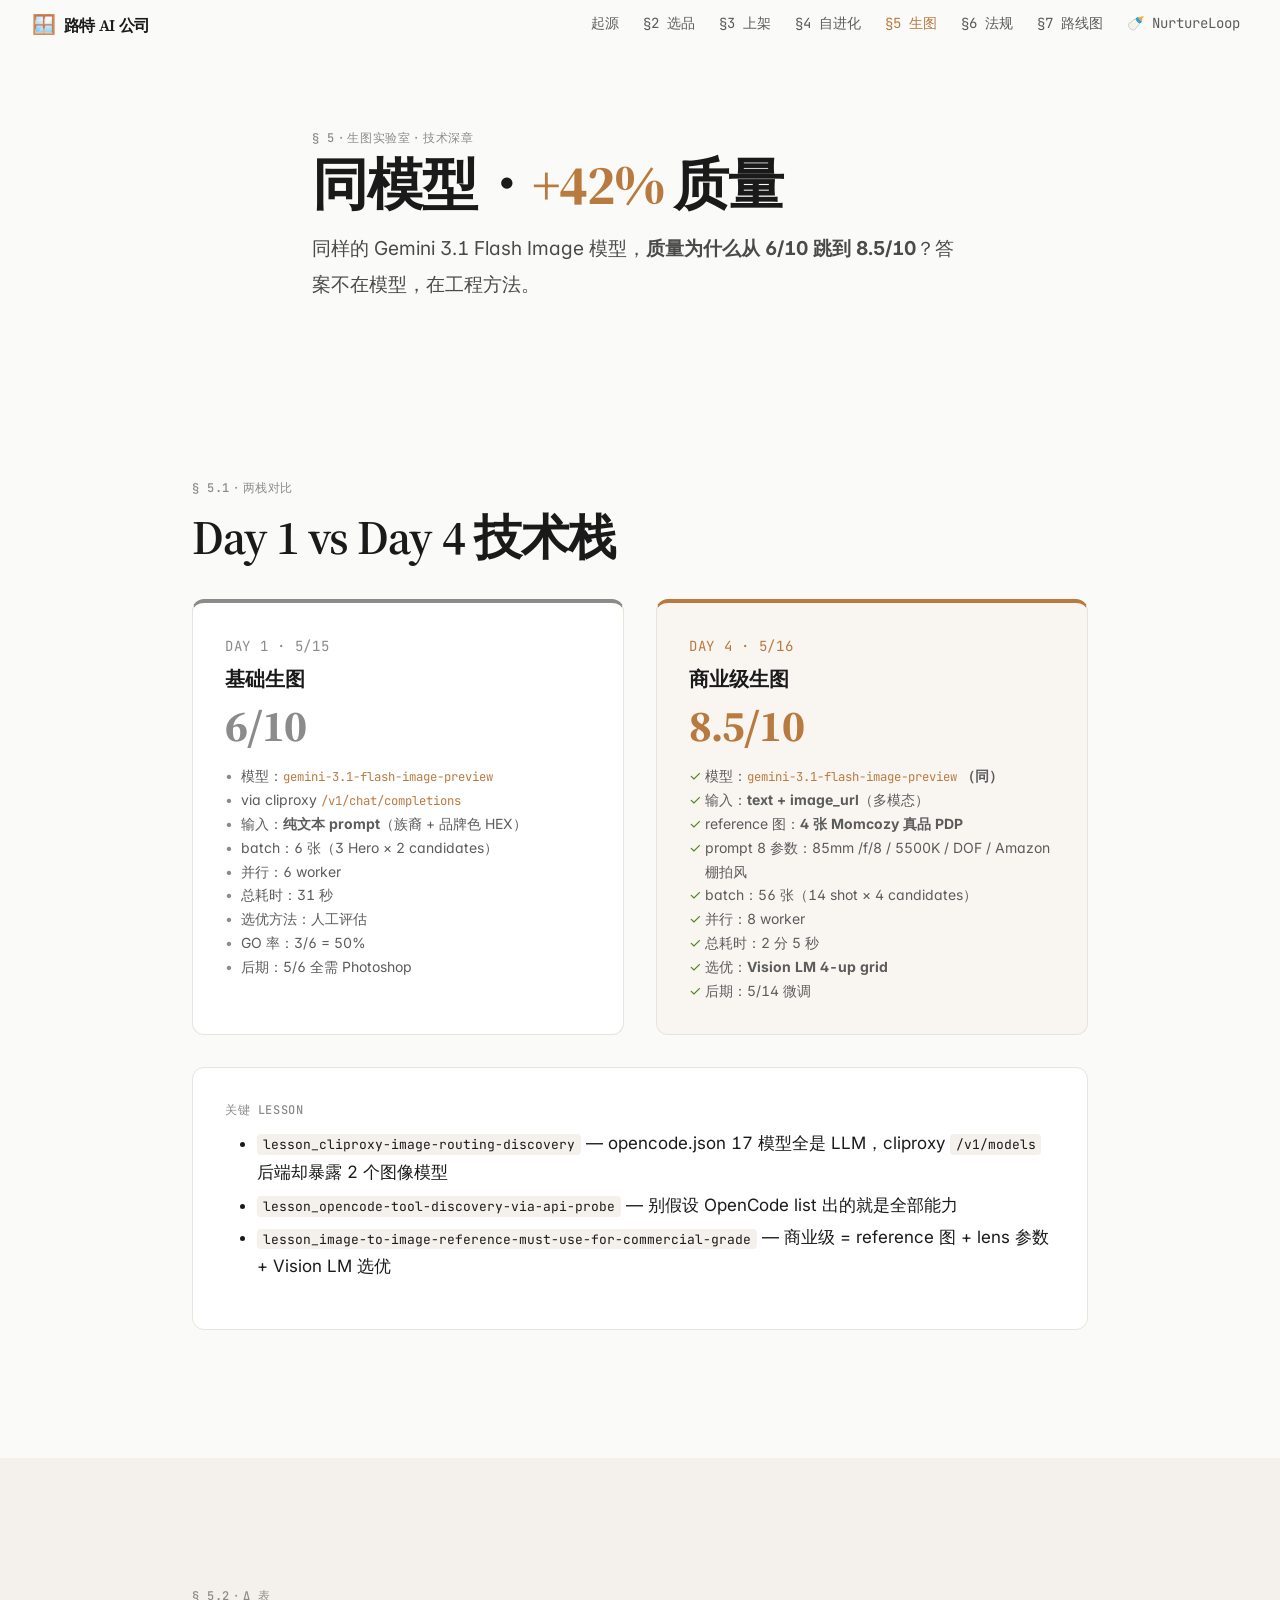
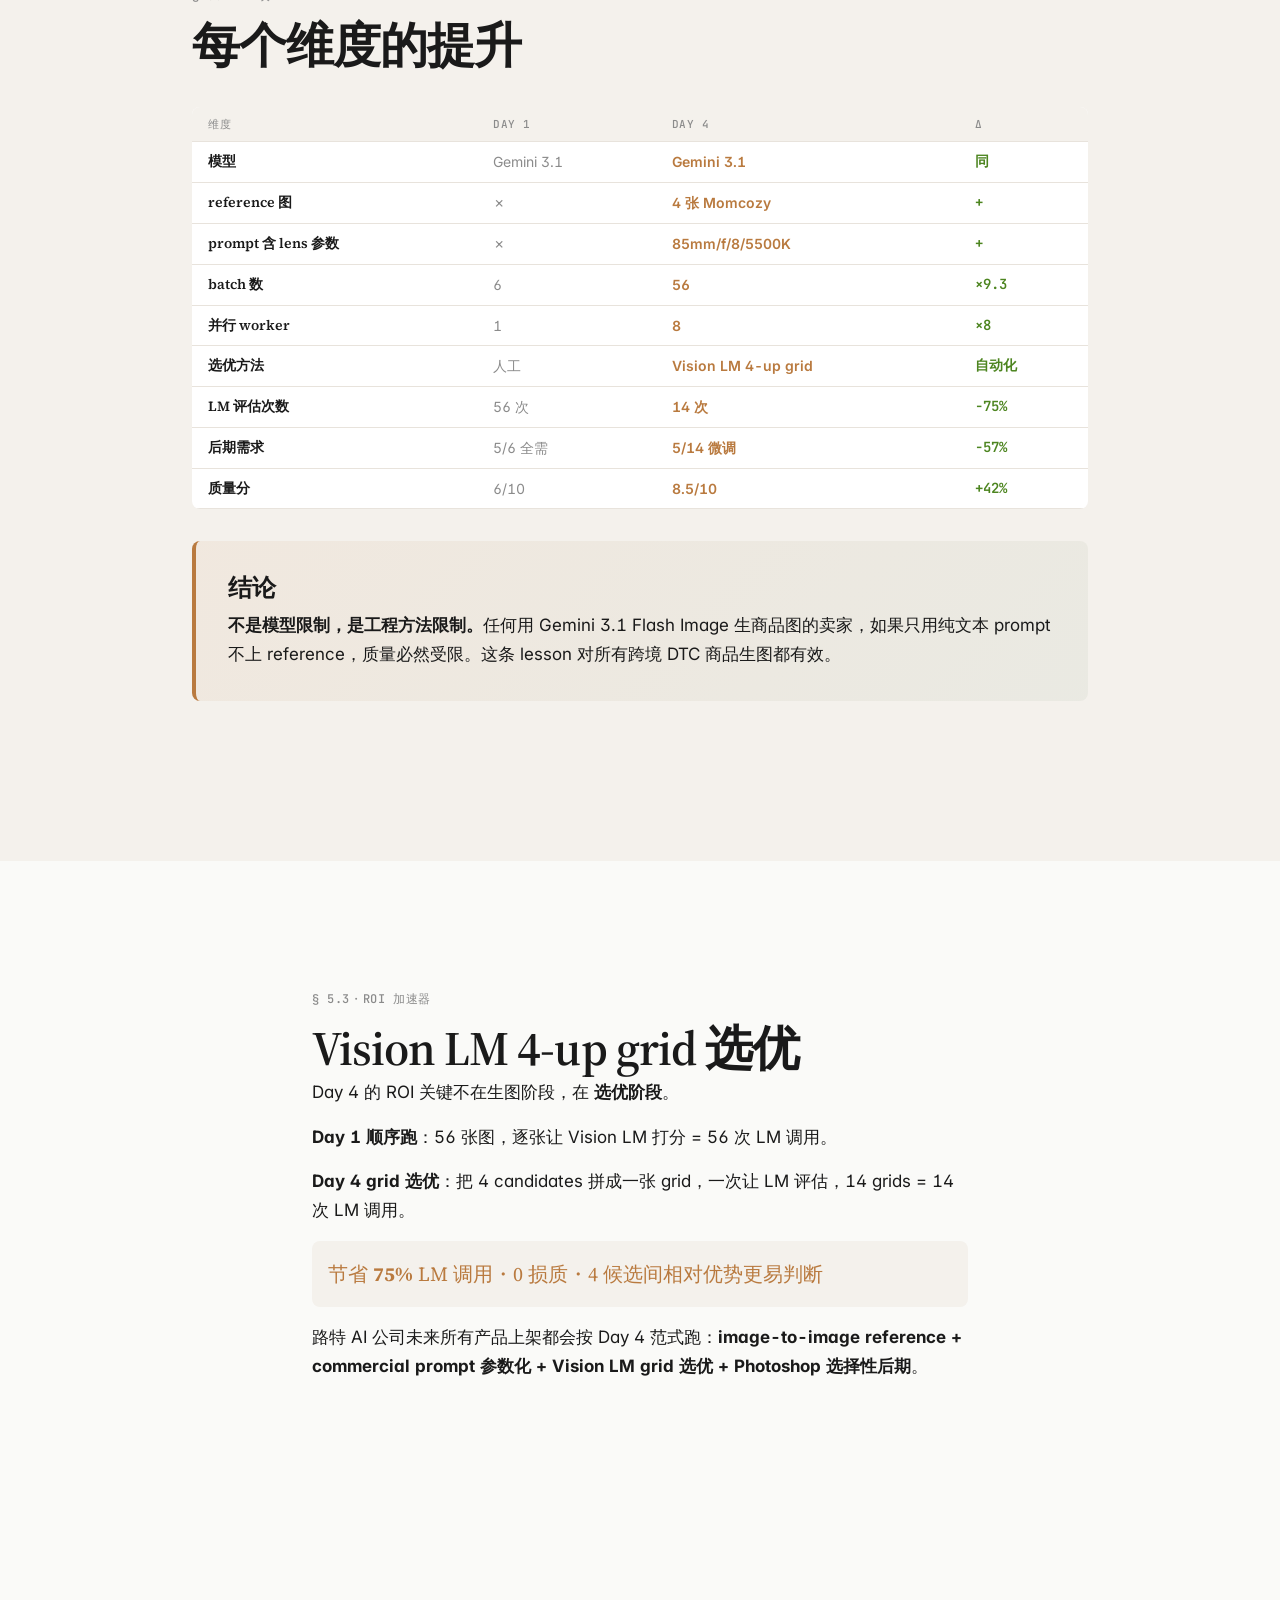
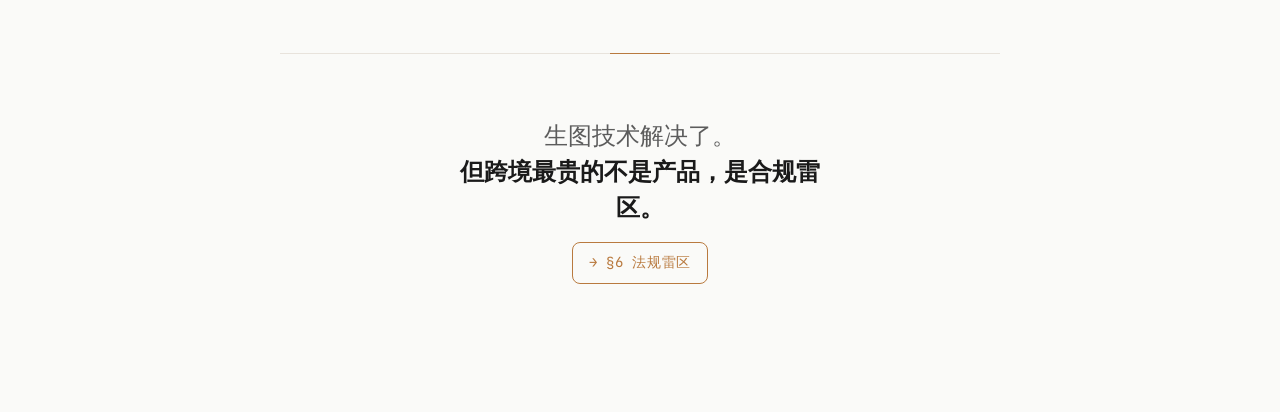
<file: pages/05-image-lab.html>
<!DOCTYPE html>
<html lang="zh-CN">
<head>
  <meta charset="UTF-8">
  <meta name="viewport" content="width=device-width, initial-scale=1.0">
  <title>§5 生图实验室 · 同模型 6/10 → 8.5/10 · 路特 AI 公司</title>
  <meta name="description" content="路特 AI 公司 Day 1 vs Day 4 生图技术深度对比：image-to-image reference + Vision LM 4-up grid 选优带来 +42% 质量提升。">
  <link rel="icon" type="image/svg+xml" href="data:image/svg+xml,%3Csvg xmlns='http://www.w3.org/2000/svg' viewBox='0 0 100 100'%3E%3Ctext y='.9em' font-size='90'%3E🪟%3C/text%3E%3C/svg%3E">

  <link rel="preconnect" href="https://fonts.googleapis.com">
  <link rel="preconnect" href="https://fonts.gstatic.com" crossorigin>
  <link href="https://fonts.googleapis.com/css2?family=Source+Serif+4:opsz,wght@8..60,400;8..60,500;8..60,600;8..60,700;8..60,800&family=Inter:wght@400;500;600;700&family=JetBrains+Mono:wght@400;500;600&display=swap" rel="stylesheet">

  <link rel="stylesheet" href="../assets/css/main.css">
  <link rel="stylesheet" href="../assets/css/components.css">

  <style>

    @media (max-width: 960px) {  }

    .stack-compare {
      display: grid;
      grid-template-columns: 1fr 1fr;
      gap: var(--space-4);
      margin: var(--space-4) 0;
    }

    @media (max-width: 768px) { .stack-compare { grid-template-columns: 1fr; } }

    .stack {
      padding: var(--space-4);
      background: var(--bg-card);
      border: 1px solid var(--border-light);
      border-radius: var(--radius-lg);
    }

    .stack--day1 {
      border-top: 4px solid var(--text-muted);
    }

    .stack--day4 {
      border-top: 4px solid var(--accent-amber);
      background: rgba(212, 154, 106, 0.04);
    }

    .stack__day {
      font-family: var(--font-mono);
      font-size: var(--fs-small);
      color: var(--text-muted);
      letter-spacing: var(--tracking-wide);
      text-transform: uppercase;
      margin-bottom: var(--space-1);
    }

    .stack--day4 .stack__day { color: var(--accent-amber); }

    .stack__title {
      font-family: var(--font-display);
      font-size: 1.25rem;
      font-weight: 600;
      margin-bottom: var(--space-2);
    }

    .stack__metric {
      font-family: var(--font-display);
      font-size: clamp(2rem, 4vw, 2.75rem);
      font-weight: 700;
      letter-spacing: var(--tracking-tight);
      line-height: 1;
      color: var(--text-primary);
      margin-bottom: var(--space-3);
    }

    .stack--day1 .stack__metric { color: var(--text-muted); }
    .stack--day4 .stack__metric { color: var(--accent-amber); }

    .stack__list {
      list-style: none; padding: 0; margin: 0;
      font-size: var(--fs-small); line-height: 1.8;
    }

    .stack__list li {
      padding-left: 16px; position: relative;
      color: var(--text-secondary);
      margin-bottom: 0;
    }

    .stack__list li::before {
      content: "•"; position: absolute; left: 0;
      color: var(--text-muted);
    }

    .stack--day4 .stack__list li::before {
      content: "✓"; color: var(--color-success);
    }

    .stack__list code {
      background: transparent; padding: 0;
      color: var(--accent-amber);
      font-size: 0.875em;
    }

    .delta-table {
      width: 100%;
      border-collapse: collapse;
      margin: var(--space-4) 0;
      font-size: var(--fs-small);
      background: var(--bg-card);
      border-radius: var(--radius-md);
      overflow: hidden;
    }

    .delta-table th, .delta-table td {
      padding: var(--space-2) var(--space-3);
      text-align: left;
      border-bottom: 1px solid var(--border-light);
    }

    .delta-table th {
      font-family: var(--font-mono);
      font-size: 11px;
      font-weight: 500;
      text-transform: uppercase;
      letter-spacing: var(--tracking-wide);
      color: var(--text-muted);
      background: var(--bg-secondary);
    }

    .delta-table td.metric {
      font-family: var(--font-display);
      font-weight: 600;
    }

    .delta-table td.day1 { color: var(--text-muted); }
    .delta-table td.day4 { color: var(--accent-amber); font-weight: 600; }
    .delta-table td.delta { color: var(--color-success); font-family: var(--font-mono); font-weight: 600; }

    .conclusion {
      padding: var(--space-4);
      background: linear-gradient(135deg, rgba(212, 154, 106, 0.1), rgba(143, 166, 140, 0.1));
      border-left: 4px solid var(--accent-amber);
      border-radius: var(--radius-md);
      margin: var(--space-4) 0;
    }

    .conclusion h3 {
      font-family: var(--font-display);
      font-size: 1.5rem;
      margin-bottom: var(--space-2);
    }

    .conclusion p {
      font-size: 1.0625rem;
      color: var(--text-primary);
      margin: 0;
      max-width: none;
    }

  </style>
</head>
<body>

<nav class="nav" aria-label="主导航">
  <div class="nav__inner">
    <a href="../index.html" class="nav__brand">路特 AI 公司</a>
    <ul class="nav__links">
      <li><a class="nav__link" href="../index.html#intro">起源</a></li>
      <li><a class="nav__link" href="02-selection.html">§2 选品</a></li>
      <li><a class="nav__link" href="03-launch.html">§3 上架</a></li>
      <li><a class="nav__link" href="04-self-evolution.html">§4 自进化</a></li>
      <li><a class="nav__link active" href="05-image-lab.html">§5 生图</a></li>
      <li><a class="nav__link" href="06-legal.html">§6 法规</a></li>
      <li><a class="nav__link" href="07-roadmap.html">§7 路线图</a></li>
      <li><a class="nav__link" href="nurtureloop-mockup.html">🍼 NurtureLoop</a></li>
    </ul>
  </div>
</nav>

<header class="page-header">
  <div class="eyebrow">§ 5 · 生图实验室 · 技术深章</div>
  <h1>同模型 · <em style="font-style: normal; color: var(--accent-amber);">+42%</em> 质量</h1>
  <p class="lede">同样的 Gemini 3.1 Flash Image 模型，<strong>质量为什么从 6/10 跳到 8.5/10</strong>？答案不在模型，在工程方法。</p>
</header>

<section class="section">
  <div class="container container--medium">
    <div class="eyebrow">§ 5.1 · 两栈对比</div>
    <h2>Day 1 vs Day 4 技术栈</h2>

    <div class="stack-compare">
      <div class="stack stack--day1">
        <div class="stack__day">Day 1 · 5/15</div>
        <div class="stack__title">基础生图</div>
        <div class="stack__metric">6/10</div>
        <ul class="stack__list">
          <li>模型：<code>gemini-3.1-flash-image-preview</code></li>
          <li>via cliproxy <code>/v1/chat/completions</code></li>
          <li>输入：<strong>纯文本 prompt</strong>（族裔 + 品牌色 HEX）</li>
          <li>batch：6 张（3 Hero × 2 candidates）</li>
          <li>并行：6 worker</li>
          <li>总耗时：31 秒</li>
          <li>选优方法：人工评估</li>
          <li>GO 率：3/6 = 50%</li>
          <li>后期：5/6 全需 Photoshop</li>
        </ul>
      </div>

      <div class="stack stack--day4">
        <div class="stack__day">Day 4 · 5/16</div>
        <div class="stack__title">商业级生图</div>
        <div class="stack__metric">8.5/10</div>
        <ul class="stack__list">
          <li>模型：<code>gemini-3.1-flash-image-preview</code> <strong>（同）</strong></li>
          <li>输入：<strong>text + image_url</strong>（多模态）</li>
          <li>reference 图：<strong>4 张 Momcozy 真品 PDP</strong></li>
          <li>prompt 8 参数：85mm / f/8 / 5500K / DOF / Amazon 棚拍风</li>
          <li>batch：56 张（14 shot × 4 candidates）</li>
          <li>并行：8 worker</li>
          <li>总耗时：2 分 5 秒</li>
          <li>选优：<strong>Vision LM 4-up grid</strong></li>
          <li>后期：5/14 微调</li>
        </ul>
      </div>
    </div>

    <div class="card" style="margin-top: var(--space-4);">
      <div class="eyebrow">关键 lesson</div>
      <ul>
        <li><code>lesson_cliproxy-image-routing-discovery</code> — opencode.json 17 模型全是 LLM，cliproxy <code>/v1/models</code> 后端却暴露 2 个图像模型</li>
        <li><code>lesson_opencode-tool-discovery-via-api-probe</code> — 别假设 OpenCode list 出的就是全部能力</li>
        <li><code>lesson_image-to-image-reference-must-use-for-commercial-grade</code> — 商业级 = reference 图 + lens 参数 + Vision LM 选优</li>
      </ul>
    </div>
  </div>
</section>

<section class="section section--alt">
  <div class="container container--medium">
    <div class="eyebrow">§ 5.2 · Δ 表</div>
    <h2>每个维度的提升</h2>

    <table class="delta-table">
      <thead>
        <tr><th>维度</th><th>Day 1</th><th>Day 4</th><th>Δ</th></tr>
      </thead>
      <tbody>
        <tr><td class="metric">模型</td><td class="day1">Gemini 3.1</td><td class="day4">Gemini 3.1</td><td class="delta">同</td></tr>
        <tr><td class="metric">reference 图</td><td class="day1">✗</td><td class="day4">4 张 Momcozy</td><td class="delta">+</td></tr>
        <tr><td class="metric">prompt 含 lens 参数</td><td class="day1">✗</td><td class="day4">85mm/f/8/5500K</td><td class="delta">+</td></tr>
        <tr><td class="metric">batch 数</td><td class="day1">6</td><td class="day4">56</td><td class="delta">×9.3</td></tr>
        <tr><td class="metric">并行 worker</td><td class="day1">1</td><td class="day4">8</td><td class="delta">×8</td></tr>
        <tr><td class="metric">选优方法</td><td class="day1">人工</td><td class="day4">Vision LM 4-up grid</td><td class="delta">自动化</td></tr>
        <tr><td class="metric">LM 评估次数</td><td class="day1">56 次</td><td class="day4">14 次</td><td class="delta">-75%</td></tr>
        <tr><td class="metric">后期需求</td><td class="day1">5/6 全需</td><td class="day4">5/14 微调</td><td class="delta">-57%</td></tr>
        <tr><td class="metric">质量分</td><td class="day1">6/10</td><td class="day4">8.5/10</td><td class="delta">+42%</td></tr>
      </tbody>
    </table>

    <div class="conclusion">
      <h3>结论</h3>
      <p><strong>不是模型限制，是工程方法限制。</strong>任何用 Gemini 3.1 Flash Image 生商品图的卖家，如果只用纯文本 prompt 不上 reference，质量必然受限。这条 lesson 对所有跨境 DTC 商品生图都有效。</p>
    </div>
  </div>
</section>

<section class="section">
  <div class="container container--narrow">
    <div class="eyebrow">§ 5.3 · ROI 加速器</div>
    <h2>Vision LM 4-up grid 选优</h2>

    <p>Day 4 的 ROI 关键不在生图阶段，在 <strong>选优阶段</strong>。</p>

    <p><strong>Day 1 顺序跑</strong>：56 张图，逐张让 Vision LM 打分 = 56 次 LM 调用。</p>

    <p><strong>Day 4 grid 选优</strong>：把 4 candidates 拼成一张 grid，一次让 LM 评估，14 grids = 14 次 LM 调用。</p>

    <p style="font-family: var(--font-display); font-size: 1.25rem; color: var(--accent-amber); padding: var(--space-3); background: var(--bg-secondary); border-radius: var(--radius-md);">
      节省 <strong>75%</strong> LM 调用 · 0 损质 · 4 候选间相对优势更易判断
    </p>

    <p>路特 AI 公司未来所有产品上架都会按 Day 4 范式跑：<strong>image-to-image reference + commercial prompt 参数化 + Vision LM grid 选优 + Photoshop 选择性后期</strong>。</p>
  </div>
</section>

<div class="hand-off">
  <p>生图技术解决了。<br>
    <strong>但跨境最贵的不是产品，是合规雷区。</strong>
  </p>
  <a href="06-legal.html">→ §6 法规雷区</a>
</div>

<script src="../assets/js/lib/pangu.min.js"></script>
<script>
  document.addEventListener('DOMContentLoaded', () => {
    if (typeof pangu !== 'undefined') {
      pangu.spacingPage();
    }
  });
</script>

</body>
</html>
</file>
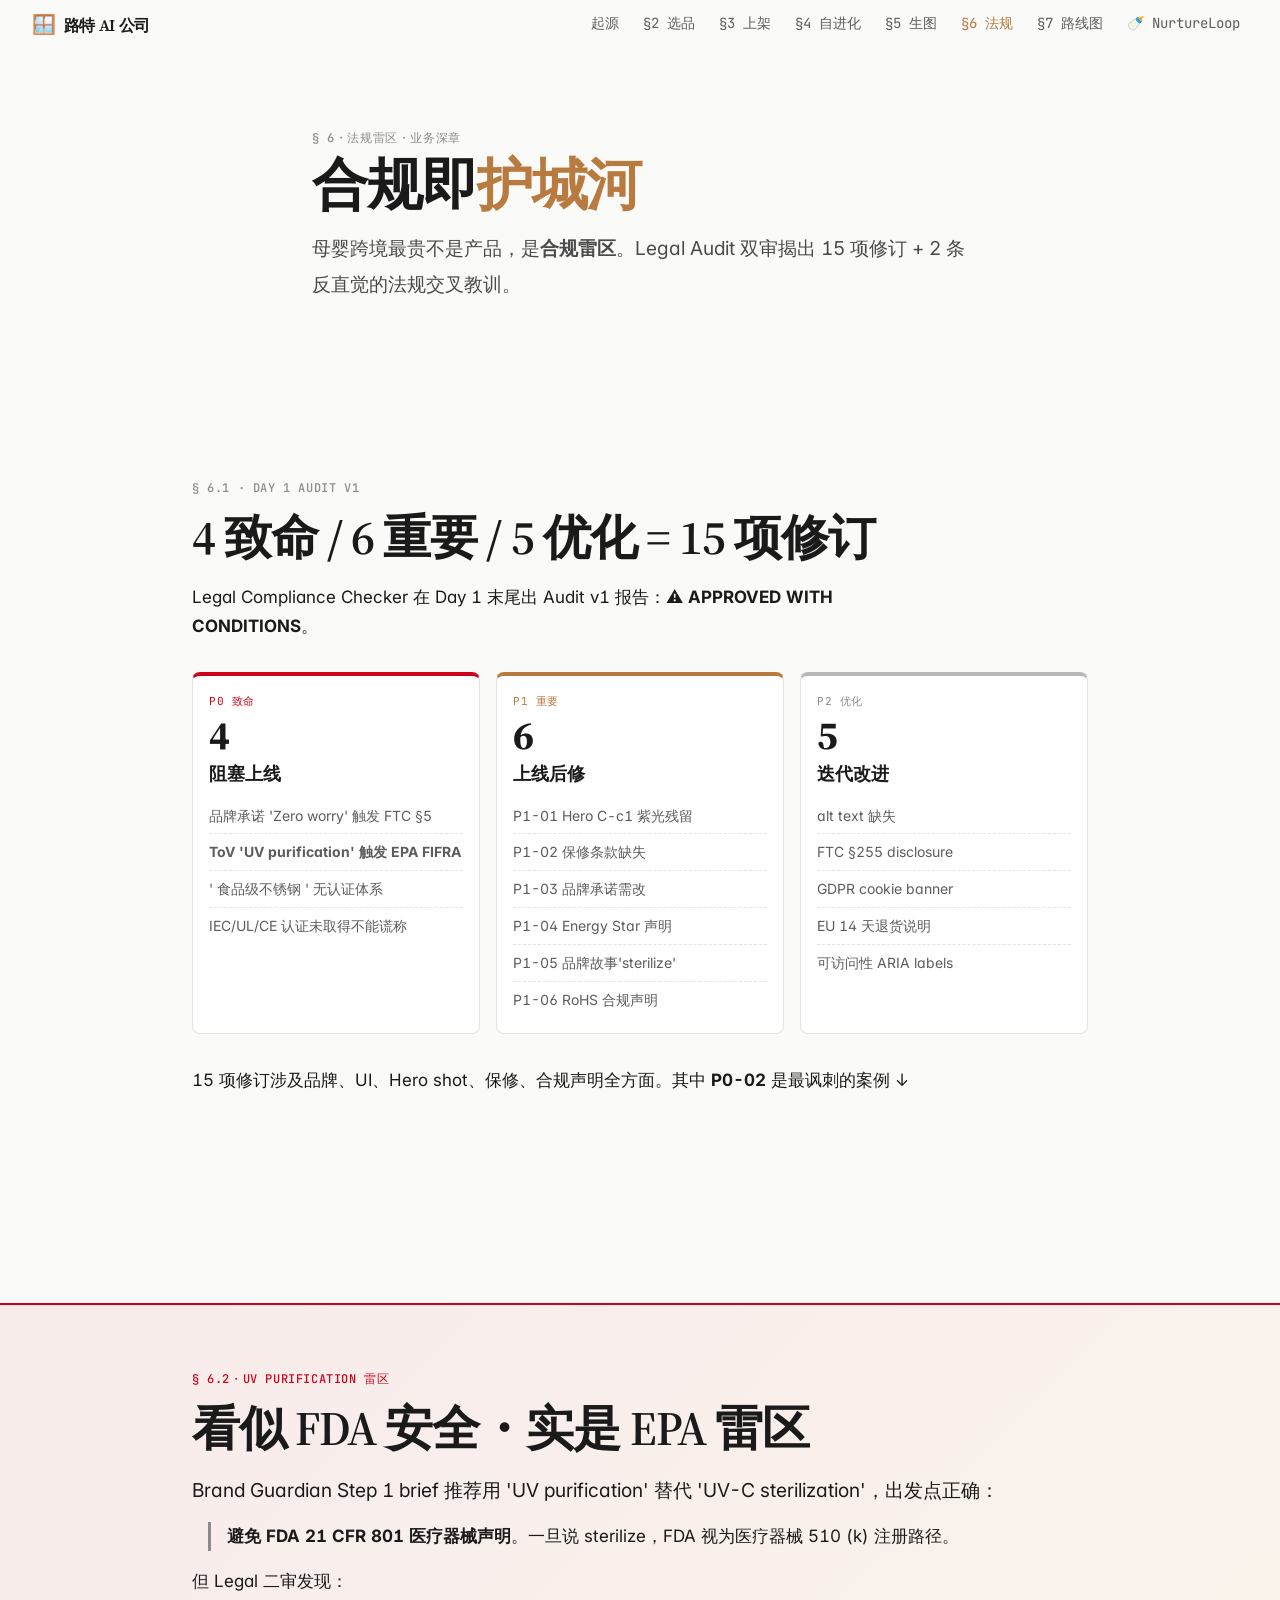
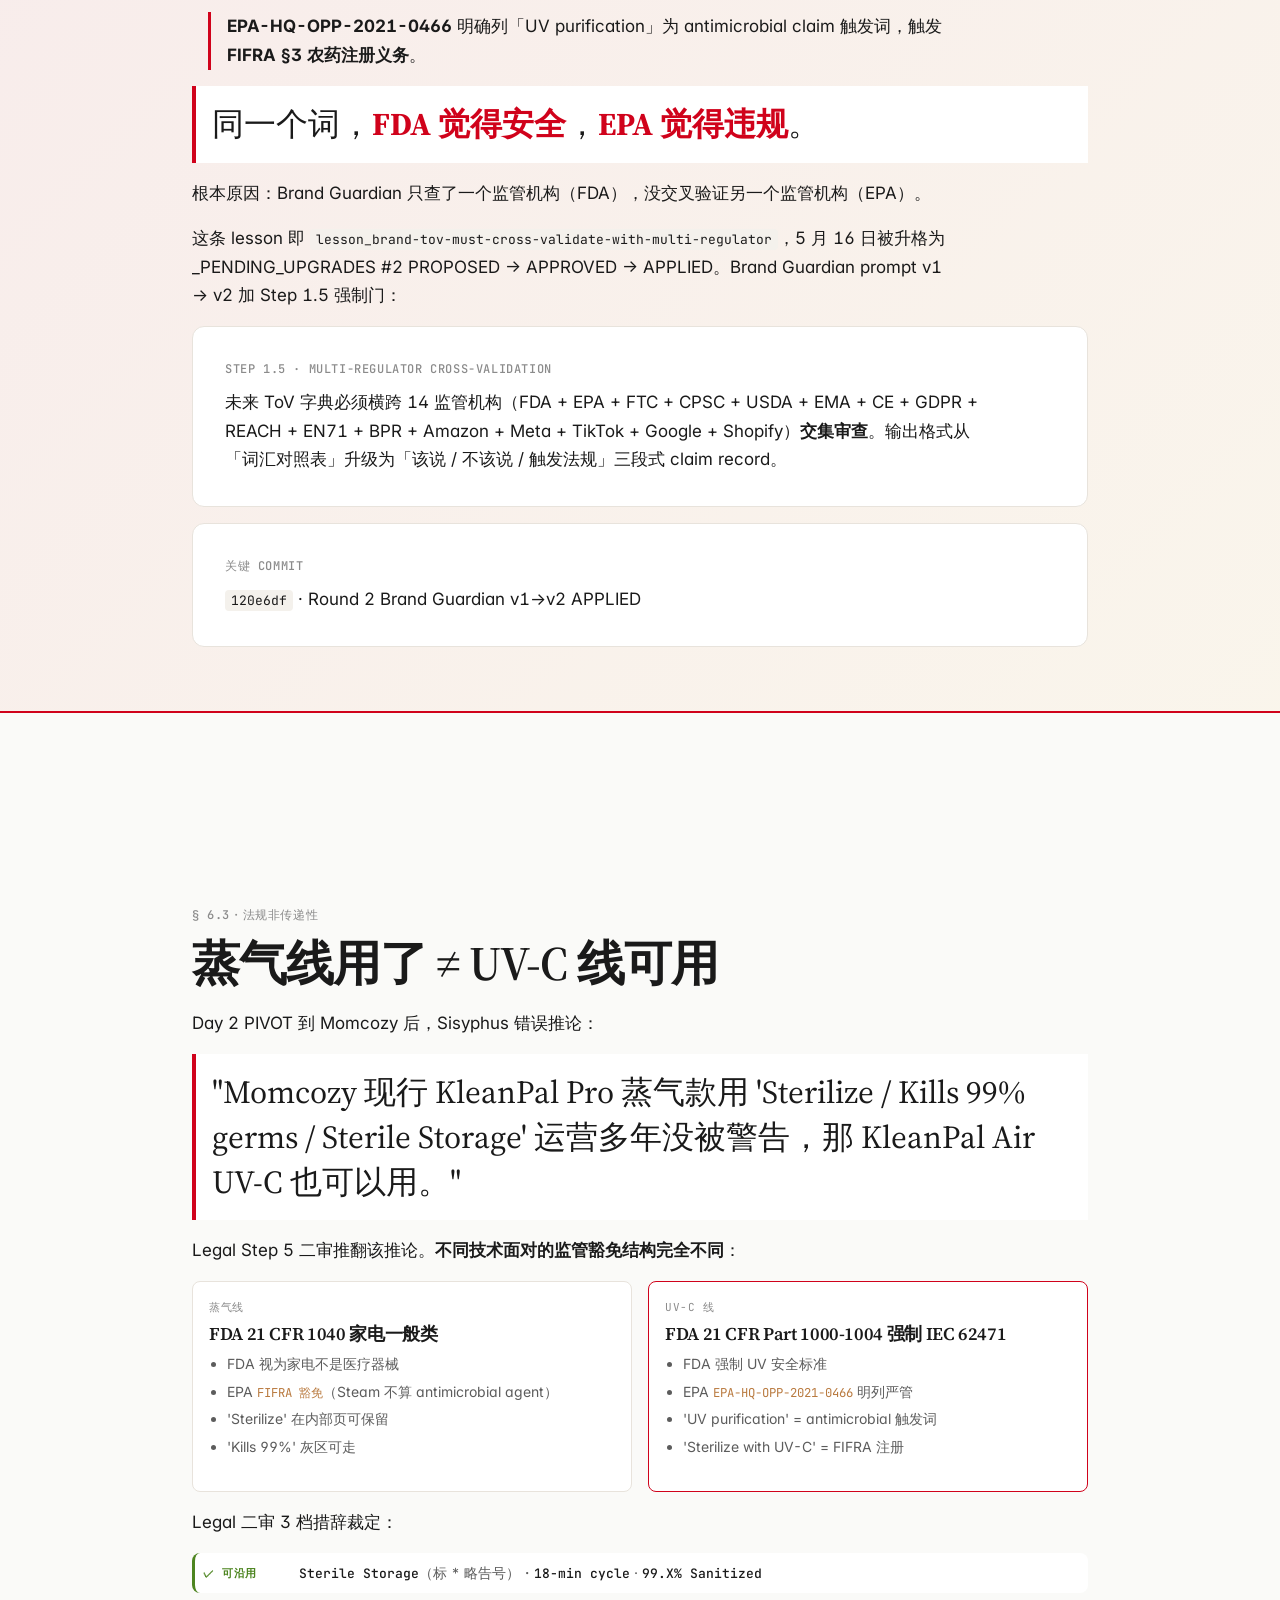
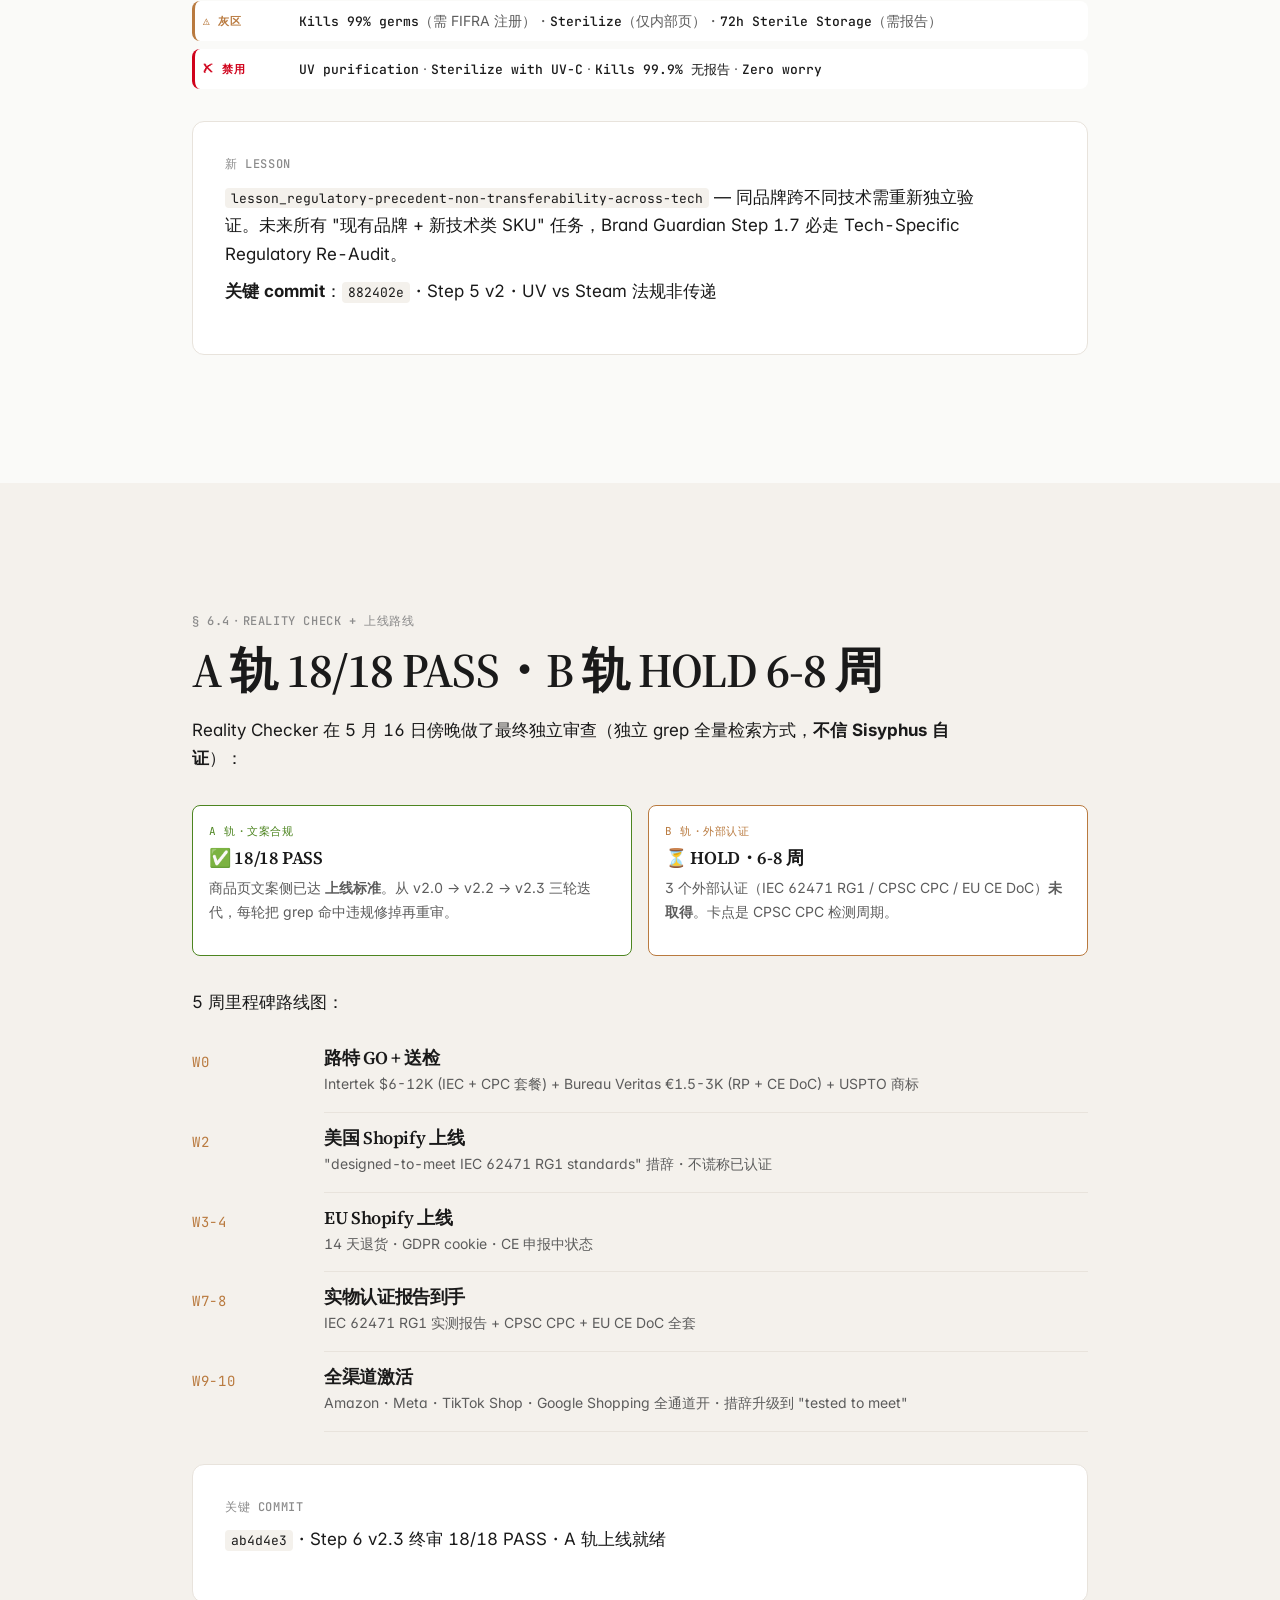
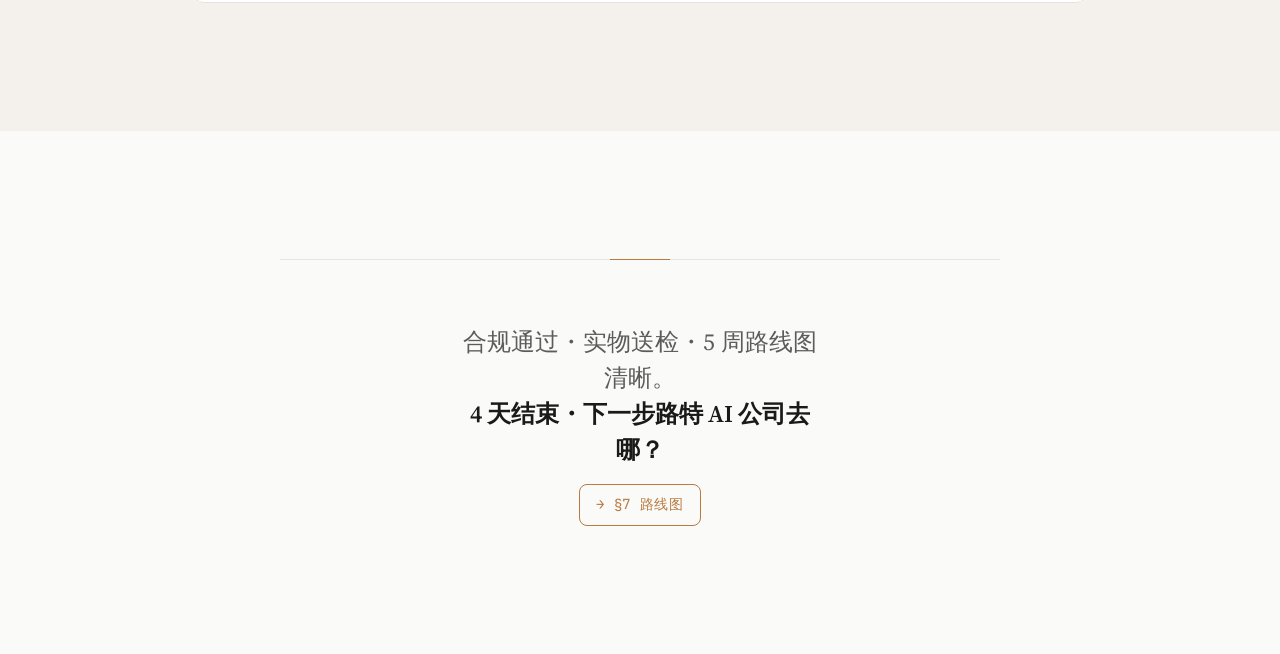
<file: pages/06-legal.html>
<!DOCTYPE html>
<html lang="zh-CN">
<head>
  <meta charset="UTF-8">
  <meta name="viewport" content="width=device-width, initial-scale=1.0">
  <title>§6 法规雷区 · Legal Audit 双审 · 路特 AI 公司</title>
  <meta name="description" content="路特 AI 公司 SOP-B Legal Audit 双审：'UV purification' FDA 安全 vs EPA 雷区 + 蒸气线措辞不能转 UV-C 的法规非传递性 + 4 P0 / 6 P1 / 5 P2 修订清单。">
  <link rel="icon" type="image/svg+xml" href="data:image/svg+xml,%3Csvg xmlns='http://www.w3.org/2000/svg' viewBox='0 0 100 100'%3E%3Ctext y='.9em' font-size='90'%3E🪟%3C/text%3E%3C/svg%3E">

  <link rel="preconnect" href="https://fonts.googleapis.com">
  <link rel="preconnect" href="https://fonts.gstatic.com" crossorigin>
  <link href="https://fonts.googleapis.com/css2?family=Source+Serif+4:opsz,wght@8..60,400;8..60,500;8..60,600;8..60,700;8..60,800&family=Inter:wght@400;500;600;700&family=JetBrains+Mono:wght@400;500;600&display=swap" rel="stylesheet">

  <link rel="stylesheet" href="../assets/css/main.css">
  <link rel="stylesheet" href="../assets/css/components.css">

  <style>

    @media (max-width: 960px) {  }

    .audit-summary {
      display: grid;
      grid-template-columns: repeat(3, 1fr);
      gap: var(--space-3);
      margin: var(--space-4) 0;
    }

    @media (max-width: 768px) { .audit-summary { grid-template-columns: 1fr; } }

    .audit-bucket {
      padding: var(--space-3);
      border-radius: var(--radius-md);
      background: var(--bg-card);
      border: 1px solid var(--border-light);
      border-top: 4px solid;
    }

    .audit-bucket--p0 { border-top-color: var(--color-decision); }
    .audit-bucket--p1 { border-top-color: var(--accent-amber); }
    .audit-bucket--p2 { border-top-color: var(--color-region); }

    .audit-bucket__priority {
      font-family: var(--font-mono);
      font-size: 11px;
      letter-spacing: var(--tracking-wide);
      text-transform: uppercase;
      margin-bottom: var(--space-1);
    }

    .audit-bucket--p0 .audit-bucket__priority { color: var(--color-decision); }
    .audit-bucket--p1 .audit-bucket__priority { color: var(--accent-amber); }
    .audit-bucket--p2 .audit-bucket__priority { color: var(--text-muted); }

    .audit-bucket__count {
      font-family: var(--font-display);
      font-size: 2.5rem;
      font-weight: 700;
      letter-spacing: var(--tracking-tight);
      line-height: 1;
      margin-bottom: var(--space-1);
    }

    .audit-bucket__label {
      font-family: var(--font-display);
      font-size: 1.125rem;
      font-weight: 600;
      margin-bottom: var(--space-2);
    }

    .audit-bucket__items {
      list-style: none; padding: 0; margin: 0;
      font-size: var(--fs-small);
    }

    .audit-bucket__items li {
      padding: 6px 0;
      border-bottom: 1px dashed var(--border-light);
      color: var(--text-secondary);
      margin-bottom: 0;
    }

    .audit-bucket__items li:last-child { border-bottom: none; }

    .uv-case {
      padding: var(--space-5) var(--space-4);
      background: linear-gradient(135deg, rgba(208, 2, 27, 0.06), rgba(245, 166, 35, 0.06));
      border-top: 2px solid var(--color-decision);
      border-bottom: 2px solid var(--color-decision);
      margin: var(--space-5) 0;
    }

    .uv-case .container { max-width: var(--container-medium); margin: 0 auto; }

    .quote-large {
      font-family: var(--font-display);
      font-size: clamp(1.5rem, 3vw, 2rem);
      line-height: 1.4;
      color: var(--text-primary);
      padding: var(--space-3);
      background: var(--bg-card);
      border-left: 4px solid var(--color-decision);
      margin: var(--space-3) 0;
    }

    .quote-large strong {
      color: var(--color-decision);
    }

    .reg-stack {
      display: grid;
      grid-template-columns: repeat(2, 1fr);
      gap: var(--space-3);
      margin: var(--space-3) 0;
    }

    @media (max-width: 768px) { .reg-stack { grid-template-columns: 1fr; } }

    .reg-card {
      padding: var(--space-3);
      border: 1px solid var(--border-light);
      border-radius: var(--radius-md);
      background: var(--bg-card);
    }

    .reg-card h4 {
      font-family: var(--font-display);
      font-size: 1.125rem;
      margin-bottom: var(--space-2);
    }

    .reg-card__type {
      font-family: var(--font-mono);
      font-size: 11px;
      color: var(--text-muted);
      letter-spacing: var(--tracking-wide);
      text-transform: uppercase;
      margin-bottom: var(--space-2);
    }

    .reg-card ul {
      font-size: var(--fs-small);
      color: var(--text-secondary);
      padding-left: 18px;
    }

    .reg-card code {
      font-size: 0.875em;
      background: transparent;
      padding: 0;
      color: var(--accent-amber);
    }

    .verdict-rows {
      display: grid;
      grid-template-columns: 1fr;
      gap: var(--space-2);
      margin: var(--space-3) 0;
    }

    .verdict {
      display: grid;
      grid-template-columns: 80px 1fr;
      gap: var(--space-3);
      align-items: center;
      padding: var(--space-2);
      background: var(--bg-card);
      border-radius: var(--radius-md);
      border-left: 3px solid;
    }

    .verdict--allow { border-left-color: var(--color-success); }
    .verdict--gray  { border-left-color: var(--accent-amber); }
    .verdict--ban   { border-left-color: var(--color-decision); }

    .verdict__tag {
      font-family: var(--font-mono);
      font-size: 11px;
      font-weight: 600;
      text-transform: uppercase;
      letter-spacing: var(--tracking-wide);
    }

    .verdict--allow .verdict__tag { color: var(--color-success); }
    .verdict--gray  .verdict__tag { color: var(--accent-amber); }
    .verdict--ban   .verdict__tag { color: var(--color-decision); }

    .verdict__body {
      font-size: var(--fs-small);
      color: var(--text-secondary);
    }

    .verdict__body code {
      background: transparent;
      padding: 0;
      color: var(--text-primary);
      font-weight: 500;
    }

    .roadmap {
      display: grid;
      grid-template-columns: 100px 1fr;
      gap: var(--space-3) var(--space-4);
      margin: var(--space-4) 0;
    }

    .roadmap__week {
      font-family: var(--font-mono);
      font-size: var(--fs-small);
      color: var(--accent-amber);
      letter-spacing: var(--tracking-wide);
      text-transform: uppercase;
      padding-top: 2px;
    }

    .roadmap__event {
      padding-bottom: var(--space-3);
      border-bottom: 1px solid var(--border-light);
    }

    .roadmap__event h4 {
      font-family: var(--font-display);
      font-size: 1.125rem;
      font-weight: 600;
      margin-bottom: var(--space-1);
    }

    .roadmap__event p {
      font-size: var(--fs-small);
      color: var(--text-secondary);
      max-width: none;
      margin: 0;
    }

  </style>
</head>
<body>

<nav class="nav" aria-label="主导航">
  <div class="nav__inner">
    <a href="../index.html" class="nav__brand">路特 AI 公司</a>
    <ul class="nav__links">
      <li><a class="nav__link" href="../index.html#intro">起源</a></li>
      <li><a class="nav__link" href="02-selection.html">§2 选品</a></li>
      <li><a class="nav__link" href="03-launch.html">§3 上架</a></li>
      <li><a class="nav__link" href="04-self-evolution.html">§4 自进化</a></li>
      <li><a class="nav__link" href="05-image-lab.html">§5 生图</a></li>
      <li><a class="nav__link active" href="06-legal.html">§6 法规</a></li>
      <li><a class="nav__link" href="07-roadmap.html">§7 路线图</a></li>
      <li><a class="nav__link" href="nurtureloop-mockup.html">🍼 NurtureLoop</a></li>
    </ul>
  </div>
</nav>

<header class="page-header">
  <div class="eyebrow">§ 6 · 法规雷区 · 业务深章</div>
  <h1>合规即<em style="font-style: normal; color: var(--accent-amber);">护城河</em></h1>
  <p class="lede">母婴跨境最贵不是产品，是<strong>合规雷区</strong>。Legal Audit 双审揭出 15 项修订 + 2 条反直觉的法规交叉教训。</p>
</header>

<section class="section">
  <div class="container container--medium">
    <div class="eyebrow">§ 6.1 · Day 1 Audit v1</div>
    <h2>4 致命 / 6 重要 / 5 优化 = 15 项修订</h2>
    <p style="margin-top: var(--space-3);">Legal Compliance Checker 在 Day 1 末尾出 Audit v1 报告：⚠️ <strong>APPROVED WITH CONDITIONS</strong>。</p>

    <div class="audit-summary">
      <div class="audit-bucket audit-bucket--p0">
        <div class="audit-bucket__priority">P0 致命</div>
        <div class="audit-bucket__count">4</div>
        <div class="audit-bucket__label">阻塞上线</div>
        <ul class="audit-bucket__items">
          <li>品牌承诺 'Zero worry' 触发 FTC §5</li>
          <li><strong>ToV 'UV purification' 触发 EPA FIFRA</strong></li>
          <li>'食品级不锈钢' 无认证体系</li>
          <li>IEC/UL/CE 认证未取得不能谎称</li>
        </ul>
      </div>

      <div class="audit-bucket audit-bucket--p1">
        <div class="audit-bucket__priority">P1 重要</div>
        <div class="audit-bucket__count">6</div>
        <div class="audit-bucket__label">上线后修</div>
        <ul class="audit-bucket__items">
          <li>P1-01 Hero C-c1 紫光残留</li>
          <li>P1-02 保修条款缺失</li>
          <li>P1-03 品牌承诺需改</li>
          <li>P1-04 Energy Star 声明</li>
          <li>P1-05 品牌故事 'sterilize'</li>
          <li>P1-06 RoHS 合规声明</li>
        </ul>
      </div>

      <div class="audit-bucket audit-bucket--p2">
        <div class="audit-bucket__priority">P2 优化</div>
        <div class="audit-bucket__count">5</div>
        <div class="audit-bucket__label">迭代改进</div>
        <ul class="audit-bucket__items">
          <li>alt text 缺失</li>
          <li>FTC §255 disclosure</li>
          <li>GDPR cookie banner</li>
          <li>EU 14 天退货说明</li>
          <li>可访问性 ARIA labels</li>
        </ul>
      </div>
    </div>

    <p>15 项修订涉及品牌、UI、Hero shot、保修、合规声明全方面。其中 <strong>P0-02</strong> 是最讽刺的案例 ↓</p>
  </div>
</section>

<section class="uv-case">
  <div class="container">
    <div class="eyebrow" style="color: var(--color-decision);">§ 6.2 · UV purification 雷区</div>
    <h2 style="margin-bottom: var(--space-3);">看似 FDA 安全 · 实是 EPA 雷区</h2>

    <p style="font-size: var(--fs-lede);">Brand Guardian Step 1 brief 推荐用 'UV purification' 替代 'UV-C sterilization'，出发点正确：</p>

    <p style="margin-left: var(--space-3); padding-left: var(--space-3); border-left: 3px solid var(--text-muted);">
      <strong>避免 FDA 21 CFR 801 医疗器械声明</strong>。一旦说 sterilize，FDA 视为医疗器械 510(k) 注册路径。
    </p>

    <p>但 Legal 二审发现：</p>

    <p style="margin-left: var(--space-3); padding-left: var(--space-3); border-left: 3px solid var(--color-decision);">
      <strong>EPA-HQ-OPP-2021-0466</strong> 明确列「UV purification」为 antimicrobial claim 触发词，触发 <strong>FIFRA §3 农药注册义务</strong>。
    </p>

    <div class="quote-large">
      同一个词，<strong>FDA 觉得安全</strong>，<strong>EPA 觉得违规</strong>。
    </div>

    <p>根本原因：Brand Guardian 只查了一个监管机构（FDA），没交叉验证另一个监管机构（EPA）。</p>

    <p>这条 lesson 即 <code>lesson_brand-tov-must-cross-validate-with-multi-regulator</code>，5 月 16 日被升格为 _PENDING_UPGRADES #2 PROPOSED → APPROVED → APPLIED。Brand Guardian prompt v1 → v2 加 Step 1.5 强制门：</p>

    <div class="card" style="margin: var(--space-3) 0;">
      <div class="eyebrow">Step 1.5 · Multi-Regulator Cross-Validation</div>
      <p style="margin: 0;">未来 ToV 字典必须横跨 14 监管机构（FDA + EPA + FTC + CPSC + USDA + EMA + CE + GDPR + REACH + EN71 + BPR + Amazon + Meta + TikTok + Google + Shopify）<strong>交集审查</strong>。输出格式从「词汇对照表」升级为「该说 / 不该说 / 触发法规」三段式 claim record。</p>
    </div>

    <div class="card" style="margin-top: var(--space-3);">
      <div class="eyebrow">关键 commit</div>
      <p style="margin: 0;"><code>120e6df</code> · Round 2 Brand Guardian v1→v2 APPLIED</p>
    </div>
  </div>
</section>

<section class="section">
  <div class="container container--medium">
    <div class="eyebrow">§ 6.3 · 法规非传递性</div>
    <h2>蒸气线用了 ≠ UV-C 线可用</h2>

    <p style="margin-top: var(--space-3);">Day 2 PIVOT 到 Momcozy 后，Sisyphus 错误推论：</p>

    <p class="quote-large">"Momcozy 现行 KleanPal Pro 蒸气款用 'Sterilize / Kills 99% germs / Sterile Storage' 运营多年没被警告，那 KleanPal Air UV-C 也可以用。"</p>

    <p>Legal Step 5 二审推翻该推论。<strong>不同技术面对的监管豁免结构完全不同</strong>：</p>

    <div class="reg-stack">
      <div class="reg-card">
        <div class="reg-card__type">蒸气线</div>
        <h4>FDA 21 CFR 1040 家电一般类</h4>
        <ul>
          <li>FDA 视为家电不是医疗器械</li>
          <li>EPA <code>FIFRA 豁免</code>（Steam 不算 antimicrobial agent）</li>
          <li>'Sterilize' 在内部页可保留</li>
          <li>'Kills 99%' 灰区可走</li>
        </ul>
      </div>

      <div class="reg-card" style="border-color: var(--color-decision);">
        <div class="reg-card__type">UV-C 线</div>
        <h4>FDA 21 CFR Part 1000-1004 强制 IEC 62471</h4>
        <ul>
          <li>FDA 强制 UV 安全标准</li>
          <li>EPA <code>EPA-HQ-OPP-2021-0466</code> 明列严管</li>
          <li>'UV purification' = antimicrobial 触发词</li>
          <li>'Sterilize with UV-C' = FIFRA 注册</li>
        </ul>
      </div>
    </div>

    <p>Legal 二审 3 档措辞裁定：</p>

    <div class="verdict-rows">
      <div class="verdict verdict--allow">
        <span class="verdict__tag">✓ 可沿用</span>
        <span class="verdict__body"><code>Sterile Storage</code>（标 *略告号）· <code>18-min cycle</code> · <code>99.X% Sanitized</code></span>
      </div>
      <div class="verdict verdict--gray">
        <span class="verdict__tag">⚠ 灰区</span>
        <span class="verdict__body"><code>Kills 99% germs</code>（需 FIFRA 注册）· <code>Sterilize</code>（仅内部页）· <code>72h Sterile Storage</code>（需报告）</span>
      </div>
      <div class="verdict verdict--ban">
        <span class="verdict__tag">✗ 禁用</span>
        <span class="verdict__body"><code>UV purification</code> · <code>Sterilize with UV-C</code> · <code>Kills 99.9% 无报告</code> · <code>Zero worry</code></span>
      </div>
    </div>

    <div class="card" style="margin-top: var(--space-4);">
      <div class="eyebrow">新 lesson</div>
      <p style="margin: 0;"><code>lesson_regulatory-precedent-non-transferability-across-tech</code> — 同品牌跨不同技术需重新独立验证。未来所有"现有品牌 + 新技术类 SKU"任务，Brand Guardian Step 1.7 必走 Tech-Specific Regulatory Re-Audit。</p>
      <p style="margin-top: var(--space-2);"><strong>关键 commit</strong>：<code>882402e</code> · Step 5 v2 · UV vs Steam 法规非传递</p>
    </div>
  </div>
</section>

<section class="section section--alt">
  <div class="container container--medium">
    <div class="eyebrow">§ 6.4 · Reality Check + 上线路线</div>
    <h2>A 轨 18/18 PASS · B 轨 HOLD 6-8 周</h2>

    <p style="margin-top: var(--space-3);">Reality Checker 在 5 月 16 日傍晚做了最终独立审查（独立 grep 全量检索方式，<strong>不信 Sisyphus 自证</strong>）：</p>

    <div class="reg-stack" style="margin: var(--space-4) 0;">
      <div class="reg-card" style="border-color: var(--color-success);">
        <div class="reg-card__type" style="color: var(--color-success);">A 轨 · 文案合规</div>
        <h4>✅ 18/18 PASS</h4>
        <p style="font-size: var(--fs-small); color: var(--text-secondary);">商品页文案侧已达 <strong>上线标准</strong>。从 v2.0 → v2.2 → v2.3 三轮迭代，每轮把 grep 命中违规修掉再重审。</p>
      </div>

      <div class="reg-card" style="border-color: var(--accent-amber);">
        <div class="reg-card__type" style="color: var(--accent-amber);">B 轨 · 外部认证</div>
        <h4>⏳ HOLD · 6-8 周</h4>
        <p style="font-size: var(--fs-small); color: var(--text-secondary);">3 个外部认证（IEC 62471 RG1 / CPSC CPC / EU CE DoC）<strong>未取得</strong>。卡点是 CPSC CPC 检测周期。</p>
      </div>
    </div>

    <p>5 周里程碑路线图：</p>

    <div class="roadmap">
      <div class="roadmap__week">W0</div>
      <div class="roadmap__event">
        <h4>路特 GO + 送检</h4>
        <p>Intertek $6-12K (IEC + CPC 套餐) + Bureau Veritas €1.5-3K (RP + CE DoC) + USPTO 商标</p>
      </div>

      <div class="roadmap__week">W2</div>
      <div class="roadmap__event">
        <h4>美国 Shopify 上线</h4>
        <p>"designed-to-meet IEC 62471 RG1 standards" 措辞 · 不谎称已认证</p>
      </div>

      <div class="roadmap__week">W3-4</div>
      <div class="roadmap__event">
        <h4>EU Shopify 上线</h4>
        <p>14 天退货 · GDPR cookie · CE 申报中状态</p>
      </div>

      <div class="roadmap__week">W7-8</div>
      <div class="roadmap__event">
        <h4>实物认证报告到手</h4>
        <p>IEC 62471 RG1 实测报告 + CPSC CPC + EU CE DoC 全套</p>
      </div>

      <div class="roadmap__week">W9-10</div>
      <div class="roadmap__event">
        <h4>全渠道激活</h4>
        <p>Amazon · Meta · TikTok Shop · Google Shopping 全通道开 · 措辞升级到 "tested to meet"</p>
      </div>
    </div>

    <div class="card" style="margin-top: var(--space-4);">
      <div class="eyebrow">关键 commit</div>
      <p><code>ab4d4e3</code> · Step 6 v2.3 终审 18/18 PASS · A 轨上线就绪</p>
    </div>
  </div>
</section>

<div class="hand-off">
  <p>合规通过 · 实物送检 · 5 周路线图清晰。<br>
    <strong>4 天结束 · 下一步路特 AI 公司去哪？</strong>
  </p>
  <a href="07-roadmap.html">→ §7 路线图</a>
</div>

<script src="../assets/js/lib/pangu.min.js"></script>
<script>
  document.addEventListener('DOMContentLoaded', () => {
    if (typeof pangu !== 'undefined') {
      pangu.spacingPage();
    }
  });
</script>

</body>
</html>
</file>
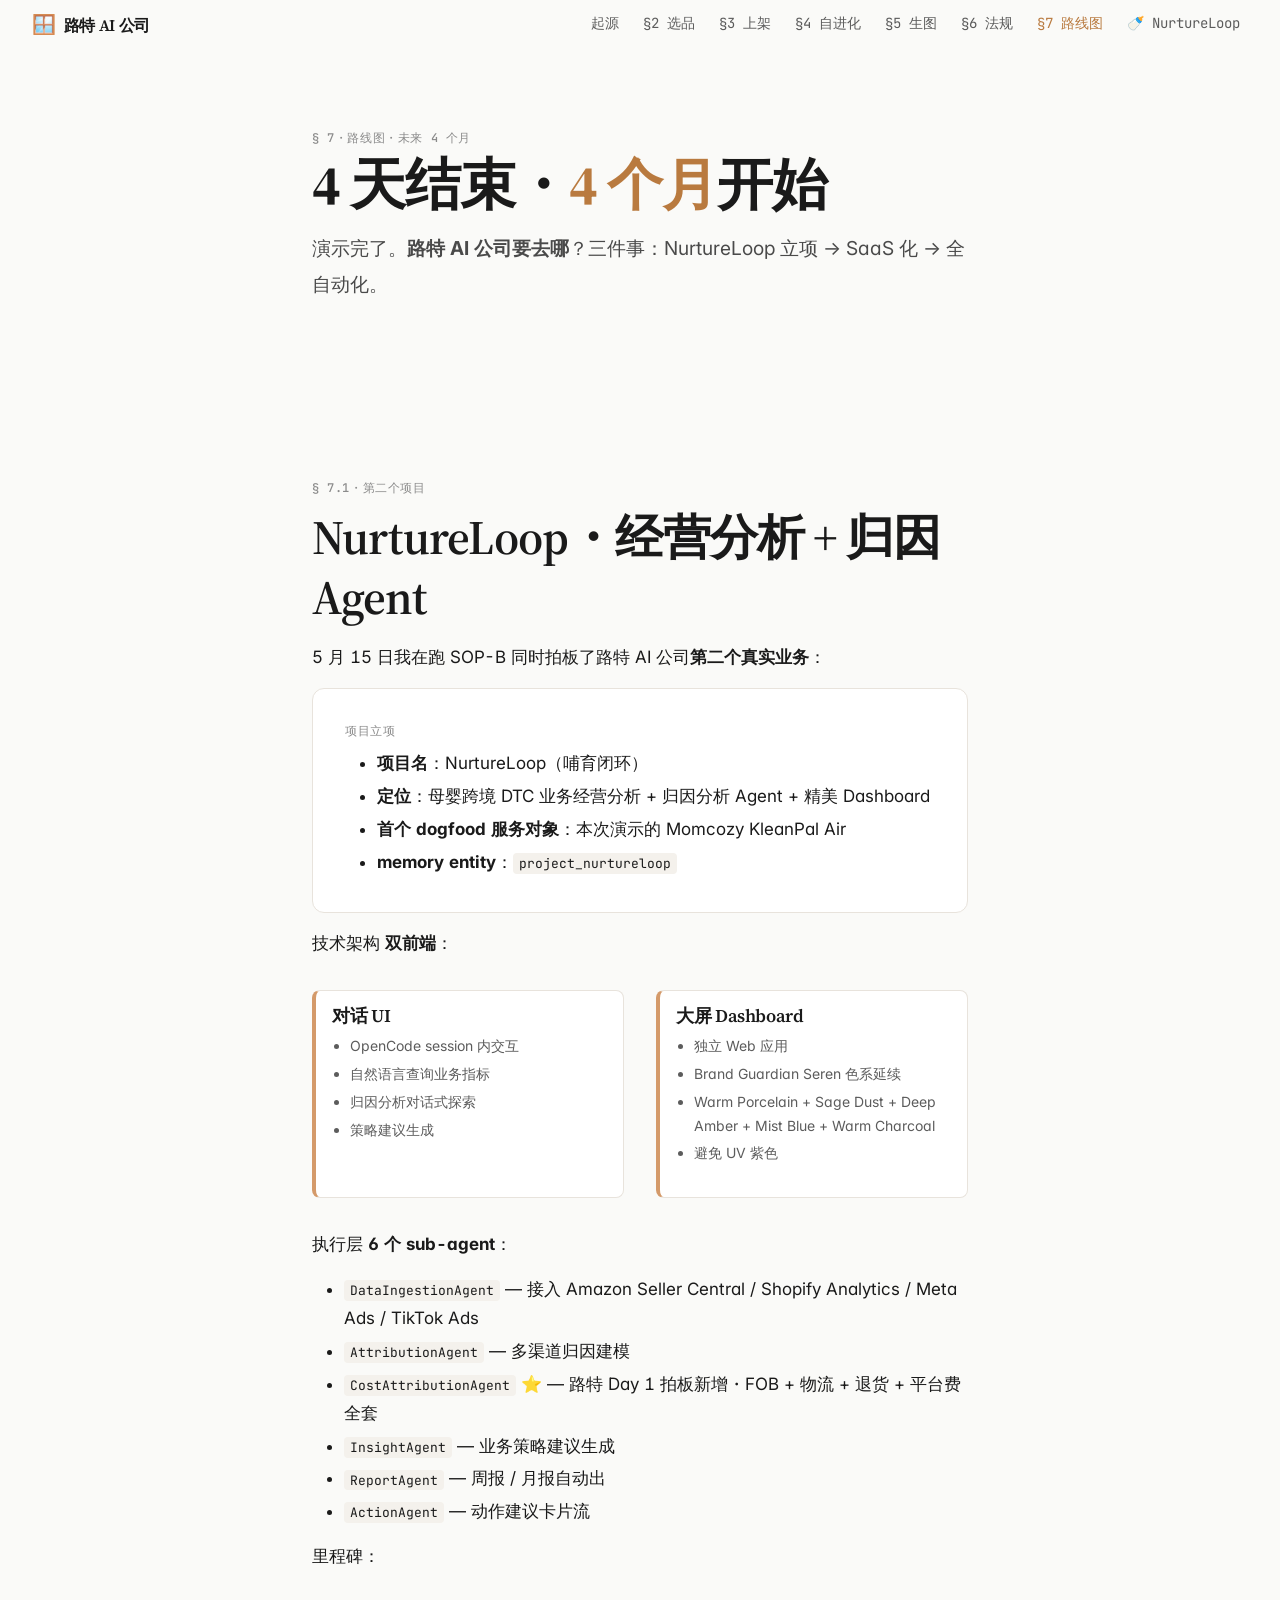
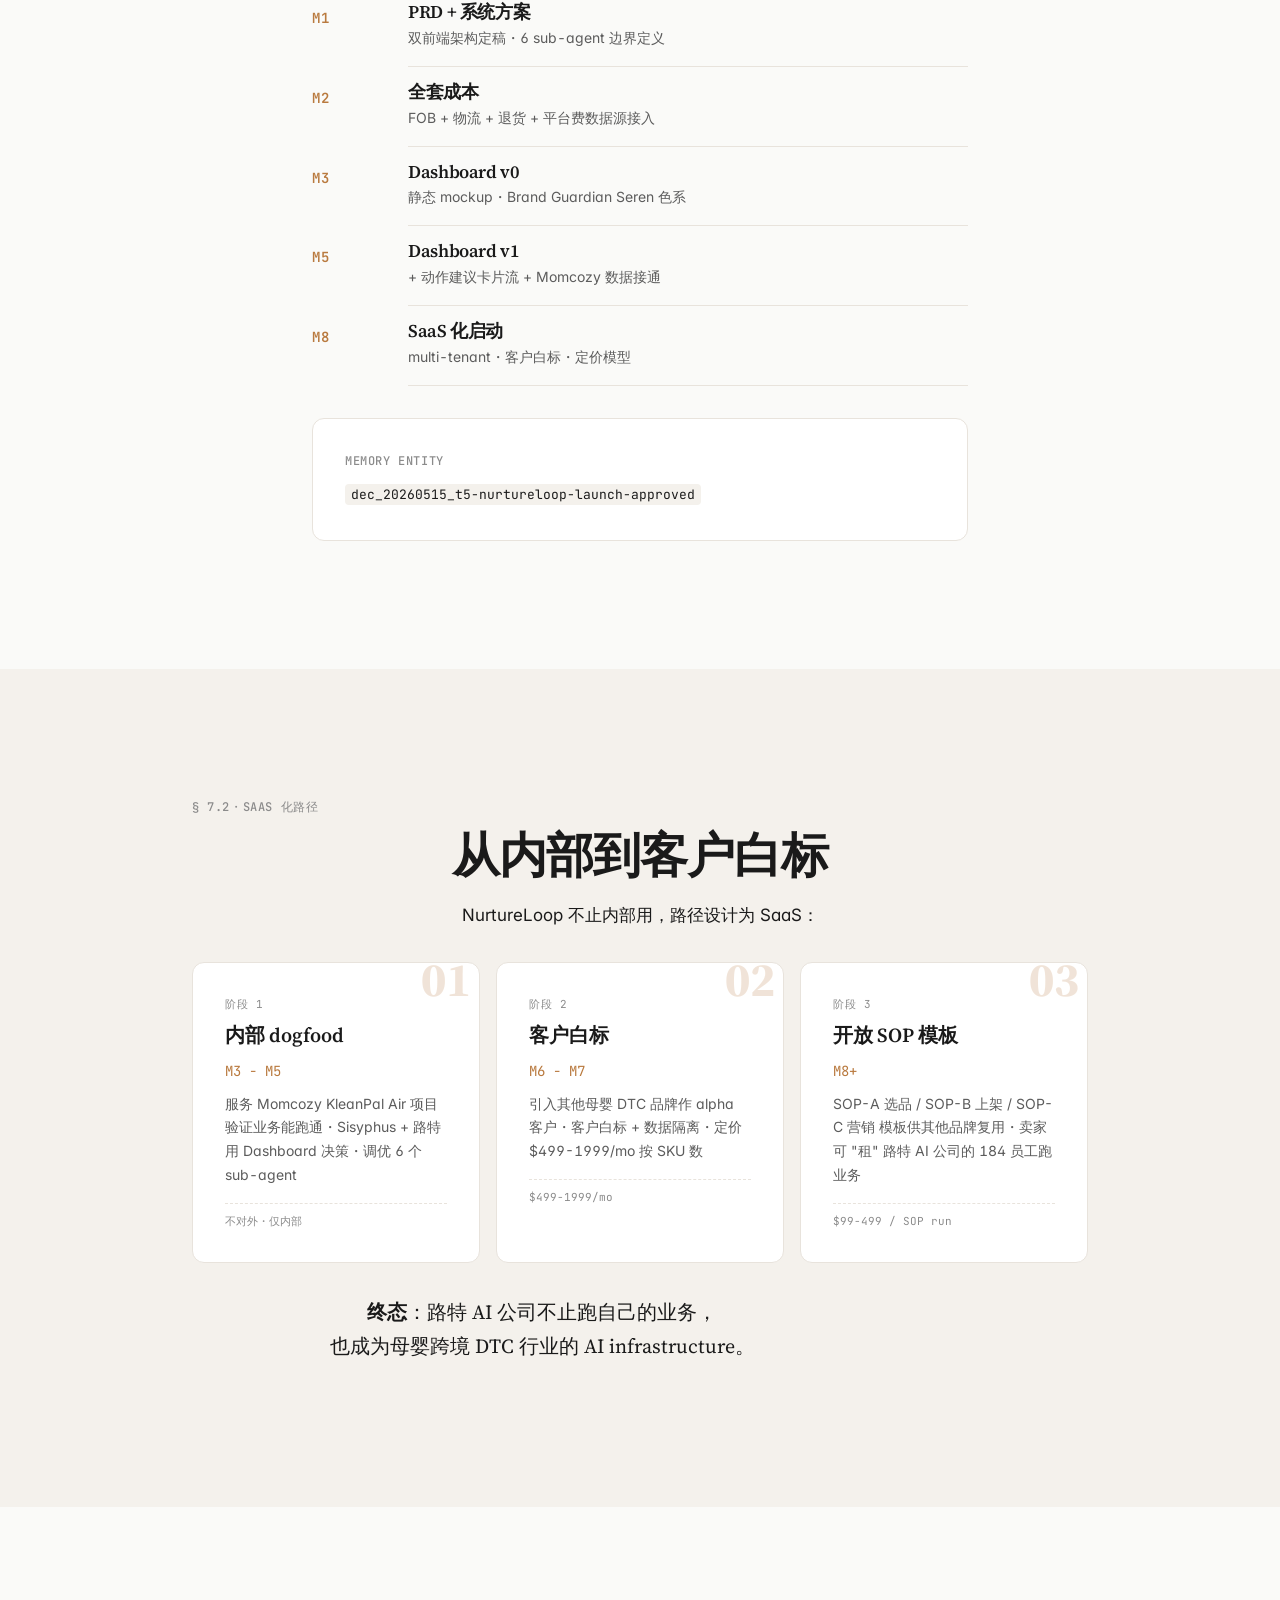
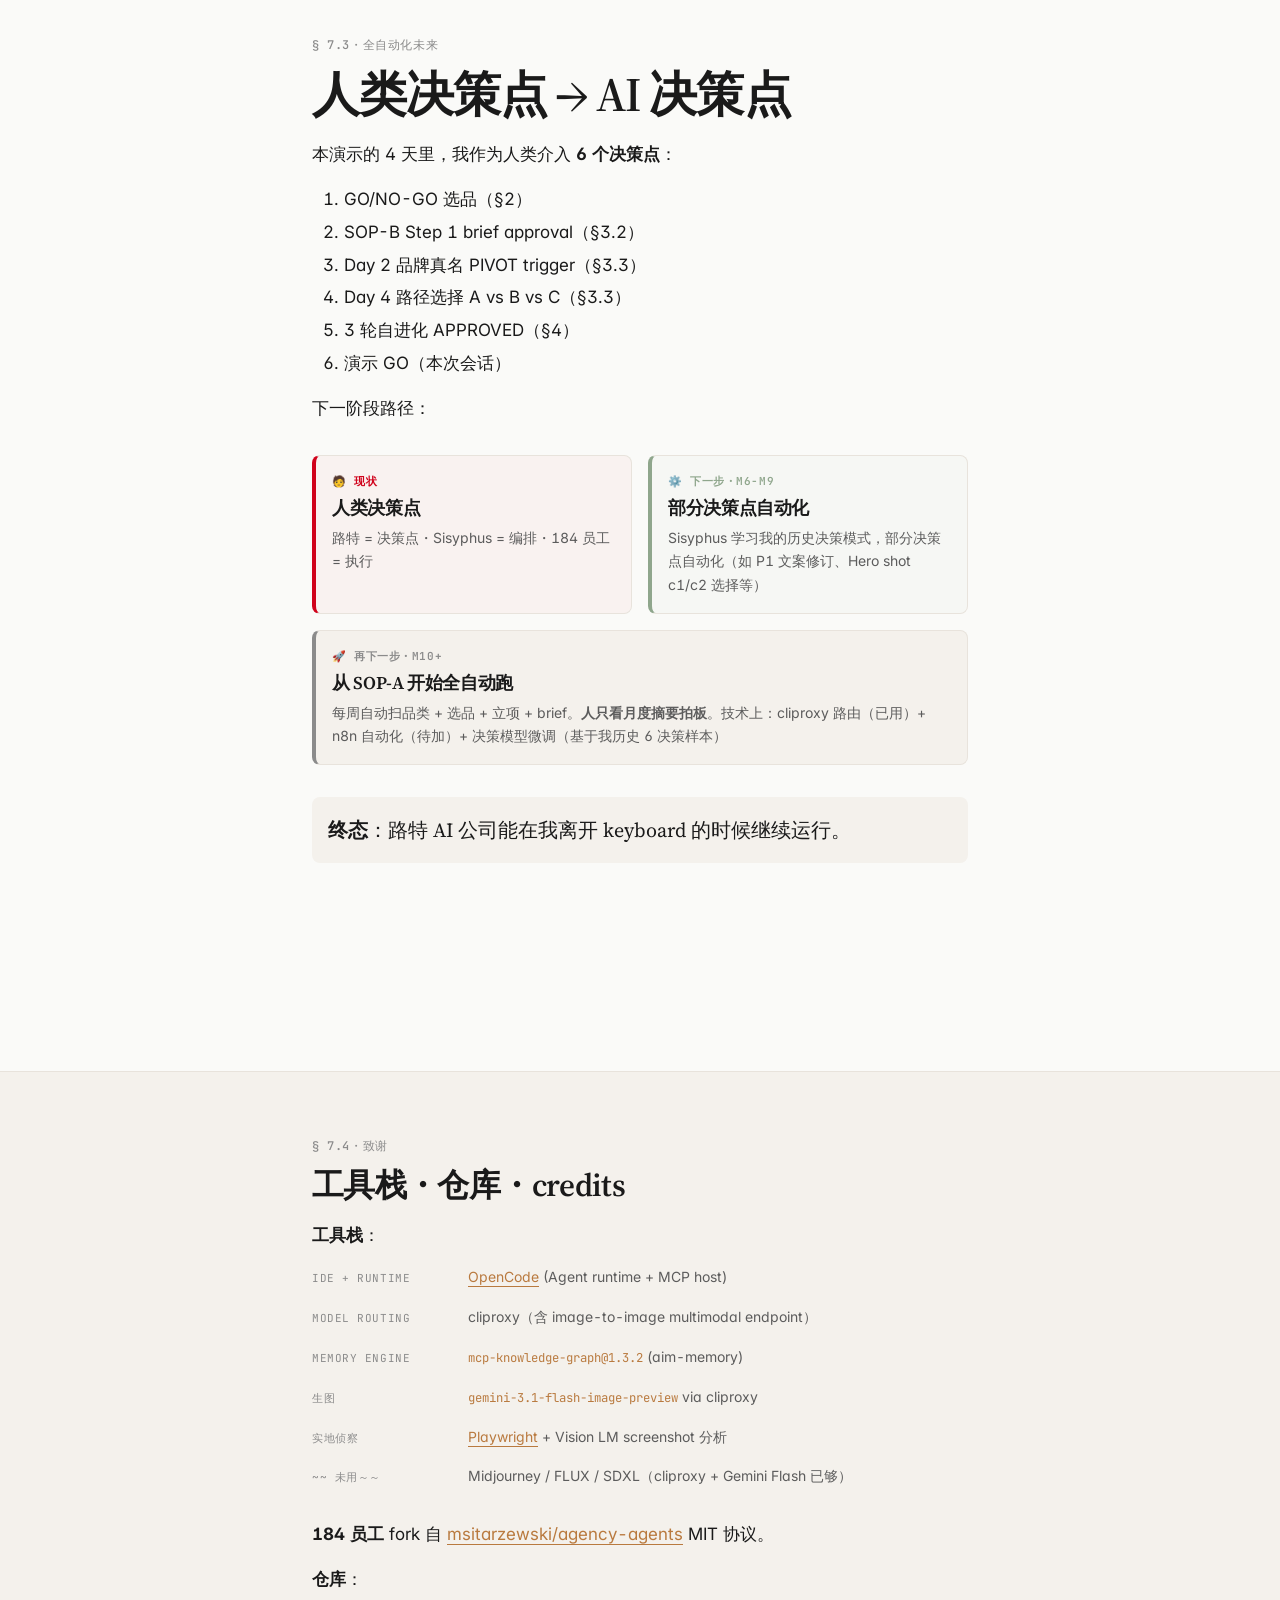
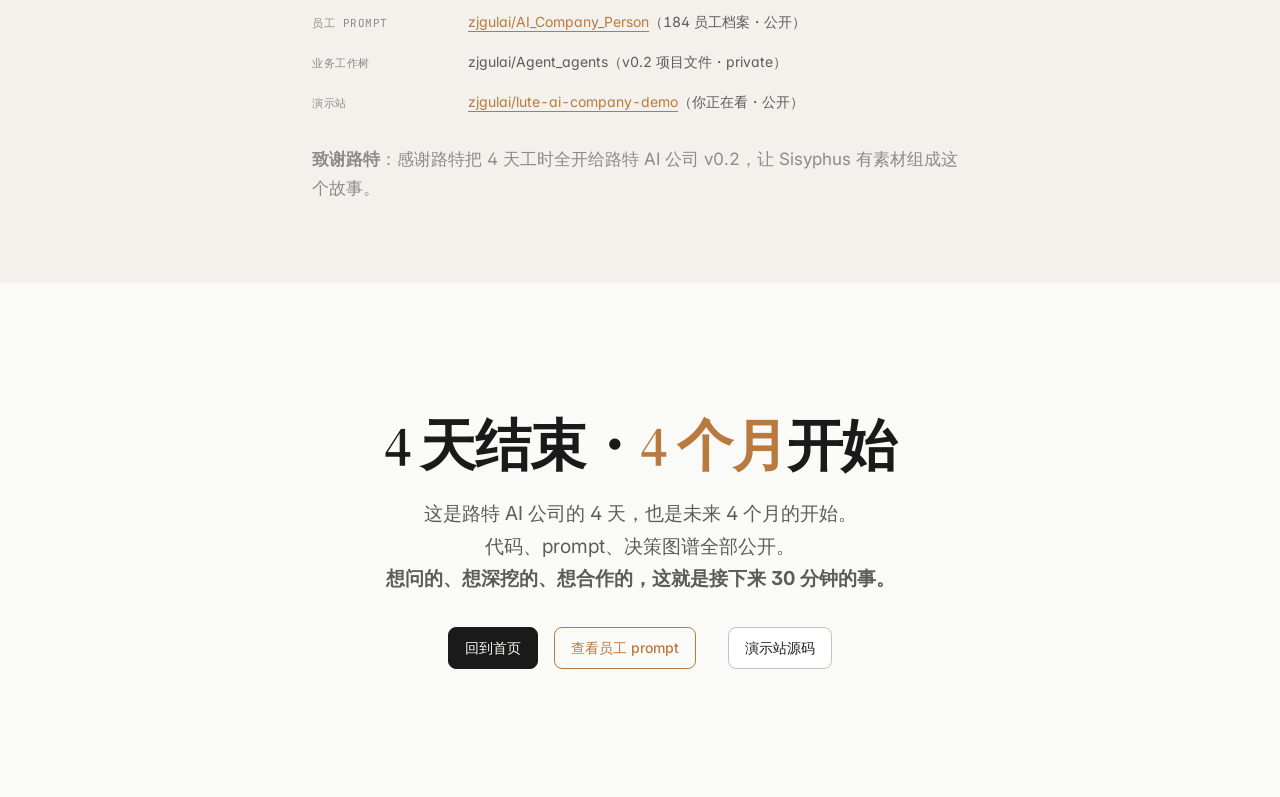
<file: pages/07-roadmap.html>
<!DOCTYPE html>
<html lang="zh-CN">
<head>
  <meta charset="UTF-8">
  <meta name="viewport" content="width=device-width, initial-scale=1.0">
  <title>§7 路线图 · NurtureLoop + SaaS 化 + 全自动化 · 路特 AI 公司</title>
  <meta name="description" content="路特 AI 公司未来 4 个月路线图：NurtureLoop 经营分析 + 归因 Agent 立项 / SaaS 化 3 阶段 / 全自动化设想 / 工具栈致谢。">
  <link rel="icon" type="image/svg+xml" href="data:image/svg+xml,%3Csvg xmlns='http://www.w3.org/2000/svg' viewBox='0 0 100 100'%3E%3Ctext y='.9em' font-size='90'%3E🪟%3C/text%3E%3C/svg%3E">

  <link rel="preconnect" href="https://fonts.googleapis.com">
  <link rel="preconnect" href="https://fonts.gstatic.com" crossorigin>
  <link href="https://fonts.googleapis.com/css2?family=Source+Serif+4:opsz,wght@8..60,400;8..60,500;8..60,600;8..60,700;8..60,800&family=Inter:wght@400;500;600;700&family=JetBrains+Mono:wght@400;500;600&display=swap" rel="stylesheet">

  <link rel="stylesheet" href="../assets/css/main.css">
  <link rel="stylesheet" href="../assets/css/components.css">

  <style>

    @media (max-width: 960px) {  }

    .architecture {
      display: grid;
      grid-template-columns: 1fr 1fr;
      gap: var(--space-4);
      margin: var(--space-4) 0;
    }

    @media (max-width: 768px) { .architecture { grid-template-columns: 1fr; } }

    .arch-block {
      padding: var(--space-3);
      background: var(--bg-card);
      border: 1px solid var(--border-light);
      border-radius: var(--radius-md);
      border-left: 4px solid var(--accent-warm);
    }

    .arch-block h4 {
      font-family: var(--font-display);
      font-size: 1.125rem;
      margin-bottom: var(--space-2);
    }

    .arch-block ul {
      font-size: var(--fs-small);
      padding-left: 18px;
      color: var(--text-secondary);
    }

    .arch-block code {
      background: transparent;
      padding: 0;
      color: var(--accent-amber);
      font-size: 0.875em;
    }

    .ms-list {
      display: grid;
      grid-template-columns: 80px 1fr;
      gap: var(--space-3);
      margin: var(--space-4) 0;
    }

    .ms-label {
      font-family: var(--font-mono);
      font-size: var(--fs-small);
      color: var(--accent-amber);
      letter-spacing: var(--tracking-wide);
      font-weight: 600;
      padding-top: 4px;
    }

    .ms-body {
      padding-bottom: var(--space-3);
      border-bottom: 1px solid var(--border-light);
    }

    .ms-body h4 {
      font-family: var(--font-display);
      font-size: 1.125rem;
      margin-bottom: var(--space-1);
    }

    .ms-body p {
      font-size: var(--fs-small);
      color: var(--text-secondary);
      margin: 0;
      max-width: none;
    }

    .saas-phases {
      display: grid;
      grid-template-columns: repeat(3, 1fr);
      gap: var(--space-3);
      margin: var(--space-4) 0;
      counter-reset: phase;
    }

    @media (max-width: 900px) { .saas-phases { grid-template-columns: 1fr; } }

    .phase {
      padding: var(--space-4);
      background: var(--bg-card);
      border: 1px solid var(--border-light);
      border-radius: var(--radius-lg);
      position: relative;
      counter-increment: phase;
    }

    .phase::before {
      content: "0" counter(phase);
      font-family: var(--font-display);
      font-size: 3rem;
      font-weight: 800;
      color: var(--accent-amber);
      opacity: 0.2;
      position: absolute;
      top: -8px;
      right: 8px;
      line-height: 1;
    }

    .phase__label {
      font-family: var(--font-mono);
      font-size: 11px;
      color: var(--text-muted);
      letter-spacing: var(--tracking-wide);
      text-transform: uppercase;
      margin-bottom: var(--space-1);
    }

    .phase__title {
      font-family: var(--font-display);
      font-size: 1.25rem;
      font-weight: 600;
      margin-bottom: var(--space-2);
    }

    .phase__range {
      font-family: var(--font-mono);
      font-size: var(--fs-small);
      color: var(--accent-amber);
      margin-bottom: var(--space-2);
    }

    .phase__body {
      font-size: var(--fs-small);
      color: var(--text-secondary);
      line-height: var(--lh-normal);
    }

    .phase__price {
      margin-top: var(--space-3);
      padding-top: var(--space-2);
      border-top: 1px dashed var(--border-light);
      font-family: var(--font-mono);
      font-size: 11px;
      color: var(--text-muted);
    }

    .decision-points {
      display: grid;
      grid-template-columns: repeat(2, 1fr);
      gap: var(--space-3);
      margin: var(--space-4) 0;
    }

    @media (max-width: 768px) { .decision-points { grid-template-columns: 1fr; } }

    .dp {
      padding: var(--space-3);
      background: var(--bg-card);
      border: 1px solid var(--border-light);
      border-radius: var(--radius-md);
      border-left: 4px solid;
    }

    .dp--human { border-left-color: var(--color-human); background: rgba(208, 2, 27, 0.03); }
    .dp--ai    { border-left-color: var(--accent-sage); background: rgba(143, 166, 140, 0.04); }
    .dp--future { border-left-color: var(--text-muted); background: var(--bg-secondary); }

    .dp__tag {
      font-family: var(--font-mono);
      font-size: 11px;
      letter-spacing: var(--tracking-wide);
      text-transform: uppercase;
      margin-bottom: var(--space-2);
      font-weight: 600;
    }

    .dp--human .dp__tag  { color: var(--color-human); }
    .dp--ai .dp__tag     { color: var(--accent-sage); }
    .dp--future .dp__tag { color: var(--text-muted); }

    .dp h4 {
      font-family: var(--font-display);
      font-size: 1.125rem;
      margin-bottom: var(--space-2);
    }

    .dp p {
      font-size: var(--fs-small);
      color: var(--text-secondary);
      margin: 0;
      max-width: none;
    }

    .credits {
      padding: var(--space-5) var(--space-4);
      background: var(--bg-secondary);
      border-top: 1px solid var(--border-light);
      margin-top: var(--space-5);
    }

    .credits .container { max-width: var(--container-narrow); margin: 0 auto; }

    .credits h2 {
      font-size: 2rem;
      margin-bottom: var(--space-3);
    }

    .credits-grid {
      display: grid;
      grid-template-columns: 140px 1fr;
      gap: var(--space-3);
      margin: var(--space-3) 0;
      font-size: var(--fs-small);
    }

    .credits-grid dt {
      font-family: var(--font-mono);
      color: var(--text-muted);
      text-transform: uppercase;
      letter-spacing: var(--tracking-wide);
      font-size: 11px;
      padding-top: 4px;
    }

    .credits-grid dd {
      color: var(--text-secondary);
      margin: 0;
    }

    .credits-grid code {
      background: transparent;
      padding: 0;
      color: var(--accent-amber);
      font-size: 0.875em;
    }

    .end-cta {
      text-align: center;
      padding: var(--space-6) var(--space-4);
    }

    .end-cta h2 {
      font-size: clamp(2rem, 5vw, 3.5rem);
      margin-bottom: var(--space-3);
    }

    .end-cta h2 em {
      font-style: normal;
      color: var(--accent-amber);
    }

    .end-cta p {
      font-size: var(--fs-lede);
      color: var(--text-secondary);
      margin: var(--space-3) auto;
      max-width: 50ch;
    }

    .end-cta .btn-group {
      display: flex;
      gap: var(--space-3);
      justify-content: center;
      flex-wrap: wrap;
      margin-top: var(--space-4);
    }
  </style>
</head>
<body>

<nav class="nav" aria-label="主导航">
  <div class="nav__inner">
    <a href="../index.html" class="nav__brand">路特 AI 公司</a>
    <ul class="nav__links">
      <li><a class="nav__link" href="../index.html#intro">起源</a></li>
      <li><a class="nav__link" href="02-selection.html">§2 选品</a></li>
      <li><a class="nav__link" href="03-launch.html">§3 上架</a></li>
      <li><a class="nav__link" href="04-self-evolution.html">§4 自进化</a></li>
      <li><a class="nav__link" href="05-image-lab.html">§5 生图</a></li>
      <li><a class="nav__link" href="06-legal.html">§6 法规</a></li>
      <li><a class="nav__link active" href="07-roadmap.html">§7 路线图</a></li>
      <li><a class="nav__link" href="nurtureloop-mockup.html">🍼 NurtureLoop</a></li>
    </ul>
  </div>
</nav>

<header class="page-header">
  <div class="eyebrow">§ 7 · 路线图 · 未来 4 个月</div>
  <h1>4 天结束 · <em style="font-style: normal; color: var(--accent-amber);">4 个月</em>开始</h1>
  <p class="lede">演示完了。<strong>路特 AI 公司要去哪</strong>？三件事：NurtureLoop 立项 → SaaS 化 → 全自动化。</p>
</header>

<section class="section">
  <div class="container container--narrow">
    <div class="eyebrow">§ 7.1 · 第二个项目</div>
    <h2>NurtureLoop · 经营分析 + 归因 Agent</h2>

    <p style="margin-top: var(--space-3);">5 月 15 日我在跑 SOP-B 同时拍板了路特 AI 公司<strong>第二个真实业务</strong>：</p>

    <div class="card" style="margin: var(--space-3) 0;">
      <div class="eyebrow">项目立项</div>
      <ul style="margin: 0;">
        <li><strong>项目名</strong>：NurtureLoop（哺育闭环）</li>
        <li><strong>定位</strong>：母婴跨境 DTC 业务经营分析 + 归因分析 Agent + 精美 Dashboard</li>
        <li><strong>首个 dogfood 服务对象</strong>：本次演示的 Momcozy KleanPal Air</li>
        <li><strong>memory entity</strong>：<code>project_nurtureloop</code></li>
      </ul>
    </div>

    <p>技术架构 <strong>双前端</strong>：</p>

    <div class="architecture">
      <div class="arch-block">
        <h4>对话 UI</h4>
        <ul>
          <li>OpenCode session 内交互</li>
          <li>自然语言查询业务指标</li>
          <li>归因分析对话式探索</li>
          <li>策略建议生成</li>
        </ul>
      </div>

      <div class="arch-block">
        <h4>大屏 Dashboard</h4>
        <ul>
          <li>独立 Web 应用</li>
          <li>Brand Guardian Seren 色系延续</li>
          <li>Warm Porcelain + Sage Dust + Deep Amber + Mist Blue + Warm Charcoal</li>
          <li>避免 UV 紫色</li>
        </ul>
      </div>
    </div>

    <p>执行层 <strong>6 个 sub-agent</strong>：</p>

    <ul>
      <li><code>DataIngestionAgent</code> — 接入 Amazon Seller Central / Shopify Analytics / Meta Ads / TikTok Ads</li>
      <li><code>AttributionAgent</code> — 多渠道归因建模</li>
      <li><code>CostAttributionAgent</code> ⭐ — 路特 Day 1 拍板新增 · FOB + 物流 + 退货 + 平台费全套</li>
      <li><code>InsightAgent</code> — 业务策略建议生成</li>
      <li><code>ReportAgent</code> — 周报 / 月报自动出</li>
      <li><code>ActionAgent</code> — 动作建议卡片流</li>
    </ul>

    <p style="margin-top: var(--space-3);">里程碑：</p>

    <div class="ms-list">
      <div class="ms-label">M1</div>
      <div class="ms-body"><h4>PRD + 系统方案</h4><p>双前端架构定稿 · 6 sub-agent 边界定义</p></div>

      <div class="ms-label">M2</div>
      <div class="ms-body"><h4>全套成本</h4><p>FOB + 物流 + 退货 + 平台费数据源接入</p></div>

      <div class="ms-label">M3</div>
      <div class="ms-body"><h4>Dashboard v0</h4><p>静态 mockup · Brand Guardian Seren 色系</p></div>

      <div class="ms-label">M5</div>
      <div class="ms-body"><h4>Dashboard v1</h4><p>+ 动作建议卡片流 + Momcozy 数据接通</p></div>

      <div class="ms-label">M8</div>
      <div class="ms-body"><h4>SaaS 化启动</h4><p>multi-tenant · 客户白标 · 定价模型</p></div>
    </div>

    <div class="card" style="margin-top: var(--space-4);">
      <div class="eyebrow">memory entity</div>
      <p style="margin: 0;"><code>dec_20260515_t5-nurtureloop-launch-approved</code></p>
    </div>
  </div>
</section>

<section class="section section--alt">
  <div class="container container--medium">
    <div class="eyebrow">§ 7.2 · SaaS 化路径</div>
    <h2 style="text-align: center;">从内部到客户白标</h2>
    <p style="text-align: center; max-width: 60ch; margin: var(--space-3) auto;">NurtureLoop 不止内部用，路径设计为 SaaS：</p>

    <div class="saas-phases">

      <div class="phase">
        <div class="phase__label">阶段 1</div>
        <div class="phase__title">内部 dogfood</div>
        <div class="phase__range">M3 - M5</div>
        <div class="phase__body">
          服务 Momcozy KleanPal Air 项目验证业务能跑通 · Sisyphus + 路特用 Dashboard 决策 · 调优 6 个 sub-agent
        </div>
        <div class="phase__price">不对外 · 仅内部</div>
      </div>

      <div class="phase">
        <div class="phase__label">阶段 2</div>
        <div class="phase__title">客户白标</div>
        <div class="phase__range">M6 - M7</div>
        <div class="phase__body">
          引入其他母婴 DTC 品牌作 alpha 客户 · 客户白标 + 数据隔离 · 定价 $499-1999/mo 按 SKU 数
        </div>
        <div class="phase__price">$499-1999/mo</div>
      </div>

      <div class="phase">
        <div class="phase__label">阶段 3</div>
        <div class="phase__title">开放 SOP 模板</div>
        <div class="phase__range">M8+</div>
        <div class="phase__body">
          SOP-A 选品 / SOP-B 上架 / SOP-C 营销 模板供其他品牌复用 · 卖家可"租"路特 AI 公司的 184 员工跑业务
        </div>
        <div class="phase__price">$99-499 / SOP run</div>
      </div>

    </div>

    <p style="text-align: center; font-family: var(--font-display); font-size: 1.25rem; color: var(--text-primary); margin-top: var(--space-4);">
      <strong>终态</strong>：路特 AI 公司不止跑自己的业务，<br>也成为母婴跨境 DTC 行业的 AI infrastructure。
    </p>
  </div>
</section>

<section class="section">
  <div class="container container--narrow">
    <div class="eyebrow">§ 7.3 · 全自动化未来</div>
    <h2>人类决策点 → AI 决策点</h2>

    <p style="margin-top: var(--space-3);">本演示的 4 天里，我作为人类介入 <strong>6 个决策点</strong>：</p>

    <ol>
      <li>GO/NO-GO 选品（§2）</li>
      <li>SOP-B Step 1 brief approval（§3.2）</li>
      <li>Day 2 品牌真名 PIVOT trigger（§3.3）</li>
      <li>Day 4 路径选择 A vs B vs C（§3.3）</li>
      <li>3 轮自进化 APPROVED（§4）</li>
      <li>演示 GO（本次会话）</li>
    </ol>

    <p style="margin-top: var(--space-3);">下一阶段路径：</p>

    <div class="decision-points">

      <div class="dp dp--human">
        <div class="dp__tag">🧑 现状</div>
        <h4>人类决策点</h4>
        <p>路特 = 决策点 · Sisyphus = 编排 · 184 员工 = 执行</p>
      </div>

      <div class="dp dp--ai">
        <div class="dp__tag">⚙️ 下一步 · M6-M9</div>
        <h4>部分决策点自动化</h4>
        <p>Sisyphus 学习我的历史决策模式，部分决策点自动化（如 P1 文案修订、Hero shot c1/c2 选择等）</p>
      </div>

      <div class="dp dp--future" style="grid-column: 1 / -1;">
        <div class="dp__tag">🚀 再下一步 · M10+</div>
        <h4>从 SOP-A 开始全自动跑</h4>
        <p>每周自动扫品类 + 选品 + 立项 + brief。<strong>人只看月度摘要拍板</strong>。技术上：cliproxy 路由（已用）+ n8n 自动化（待加）+ 决策模型微调（基于我历史 6 决策样本）</p>
      </div>

    </div>

    <p style="font-family: var(--font-display); font-size: 1.25rem; color: var(--text-primary); padding: var(--space-3); background: var(--bg-secondary); border-radius: var(--radius-md); margin-top: var(--space-4);">
      <strong>终态</strong>：路特 AI 公司能在我离开 keyboard 的时候继续运行。
    </p>
  </div>
</section>

<section class="credits">
  <div class="container">
    <div class="eyebrow">§ 7.4 · 致谢</div>
    <h2>工具栈 · 仓库 · credits</h2>

    <p style="margin-top: var(--space-3);"><strong>工具栈</strong>：</p>

    <dl class="credits-grid">
      <dt>IDE + Runtime</dt>
      <dd><a href="https://opencode.ai" target="_blank" rel="noopener">OpenCode</a> (Agent runtime + MCP host)</dd>

      <dt>Model routing</dt>
      <dd>cliproxy（含 image-to-image multimodal endpoint）</dd>

      <dt>Memory engine</dt>
      <dd><code>mcp-knowledge-graph@1.3.2</code> (aim-memory)</dd>

      <dt>生图</dt>
      <dd><code>gemini-3.1-flash-image-preview</code> via cliproxy</dd>

      <dt>实地侦察</dt>
      <dd><a href="https://playwright.dev" target="_blank" rel="noopener">Playwright</a> + Vision LM screenshot 分析</dd>

      <dt>~~ 未用 ~~</dt>
      <dd>Midjourney / FLUX / SDXL（cliproxy + Gemini Flash 已够）</dd>
    </dl>

    <p style="margin-top: var(--space-4);"><strong>184 员工</strong> fork 自 <a href="https://github.com/msitarzewski/agency-agents" target="_blank" rel="noopener">msitarzewski/agency-agents</a> MIT 协议。</p>

    <p><strong>仓库</strong>：</p>

    <dl class="credits-grid">
      <dt>员工 prompt</dt>
      <dd><a href="https://github.com/zjgulai/AI_Company_Person" target="_blank" rel="noopener">zjgulai/AI_Company_Person</a>（184 员工档案 · 公开）</dd>

      <dt>业务工作树</dt>
      <dd>zjgulai/Agent_agents（v0.2 项目文件 · private）</dd>

      <dt>演示站</dt>
      <dd><a href="https://github.com/zjgulai/lute-ai-company-demo" target="_blank" rel="noopener">zjgulai/lute-ai-company-demo</a>（你正在看 · 公开）</dd>
    </dl>

    <p style="margin-top: var(--space-4); color: var(--text-muted);"><strong>致谢路特</strong>：感谢路特把 4 天工时全开给路特 AI 公司 v0.2，让 Sisyphus 有素材组成这个故事。</p>
  </div>
</section>

<section class="end-cta">
  <h2>4 天结束 · <em>4 个月</em>开始</h2>
  <p>这是路特 AI 公司的 4 天，也是未来 4 个月的开始。<br>代码、prompt、决策图谱全部公开。<br><strong>想问的、想深挖的、想合作的，这就是接下来 30 分钟的事。</strong></p>
  <div class="btn-group">
    <a href="../index.html" class="btn btn--primary">回到首页</a>
    <a href="https://github.com/zjgulai/AI_Company_Person" class="btn btn--accent" target="_blank" rel="noopener">查看员工 prompt</a>
    <a href="https://github.com/zjgulai/lute-ai-company-demo" class="btn" target="_blank" rel="noopener">演示站源码</a>
  </div>
</section>

<script src="../assets/js/lib/pangu.min.js"></script>
<script>
  document.addEventListener('DOMContentLoaded', () => {
    if (typeof pangu !== 'undefined') {
      pangu.spacingPage();
    }
  });
</script>

</body>
</html>
</file>
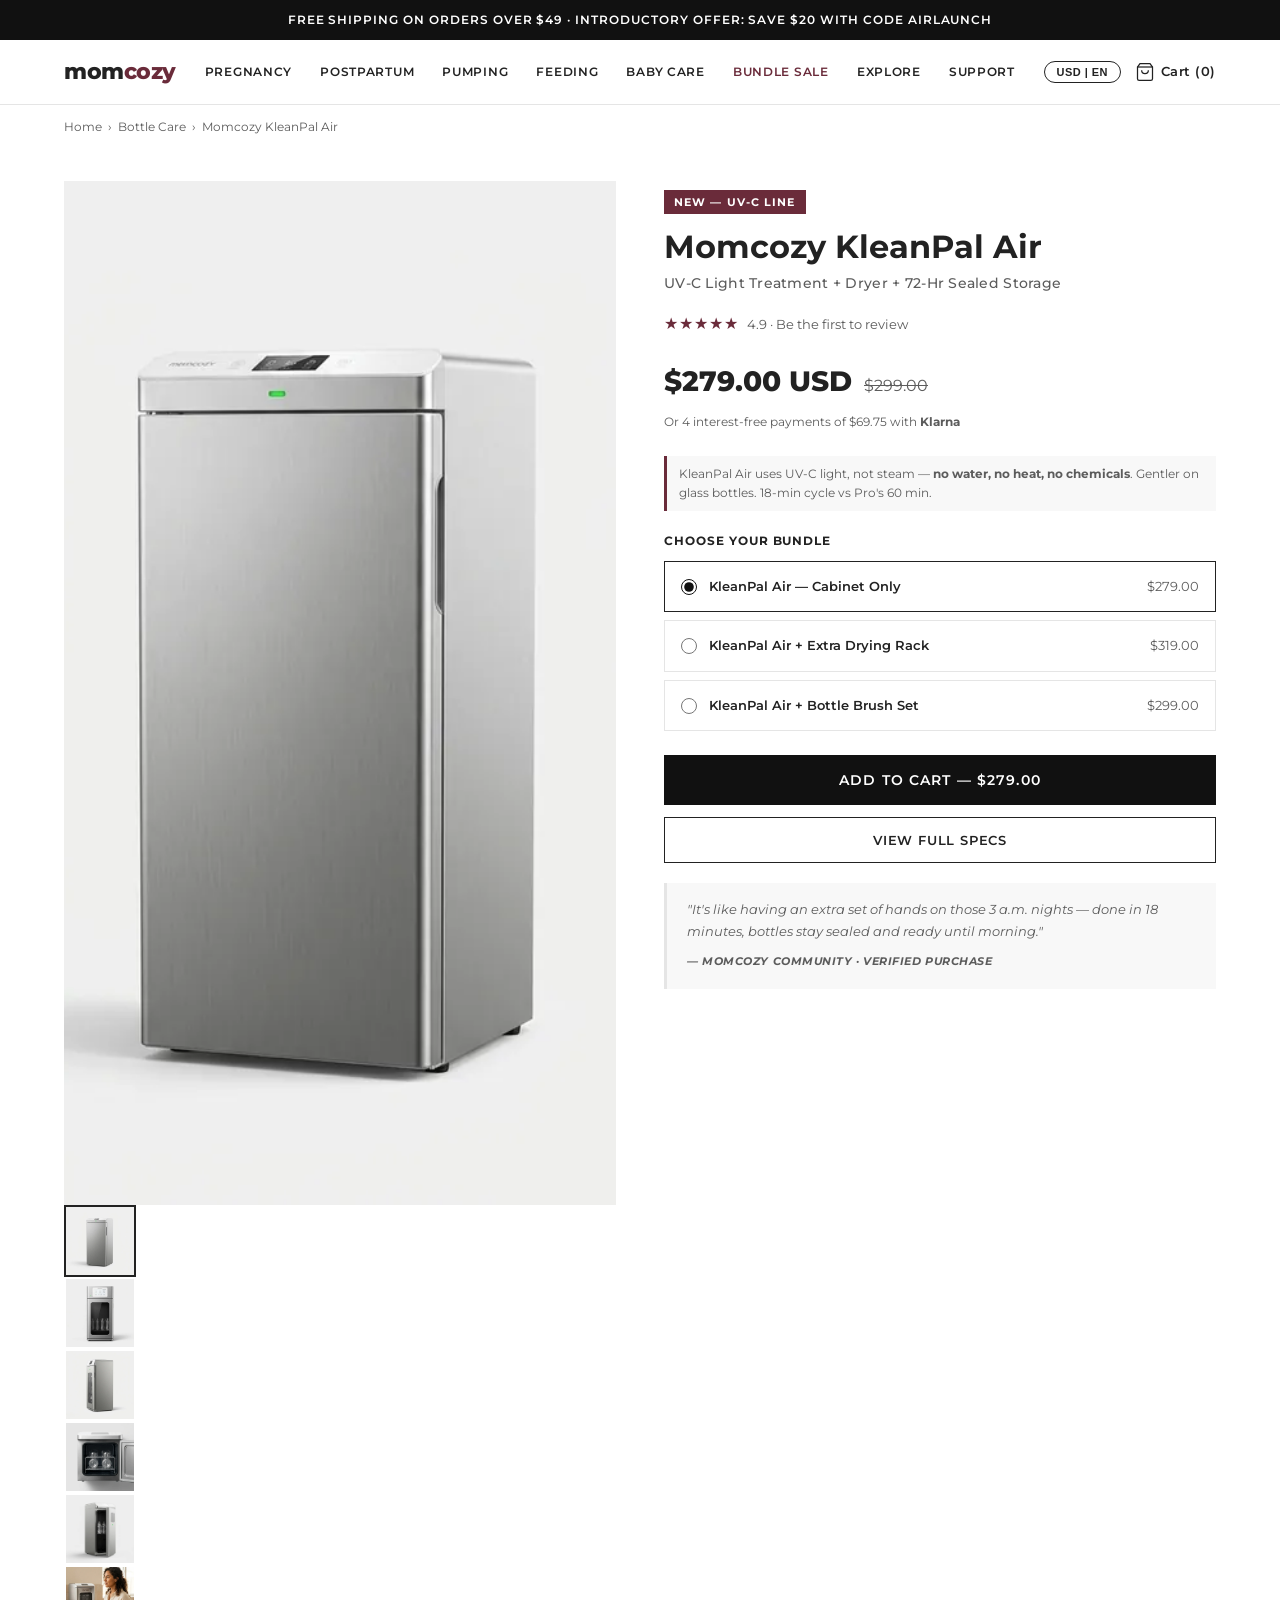
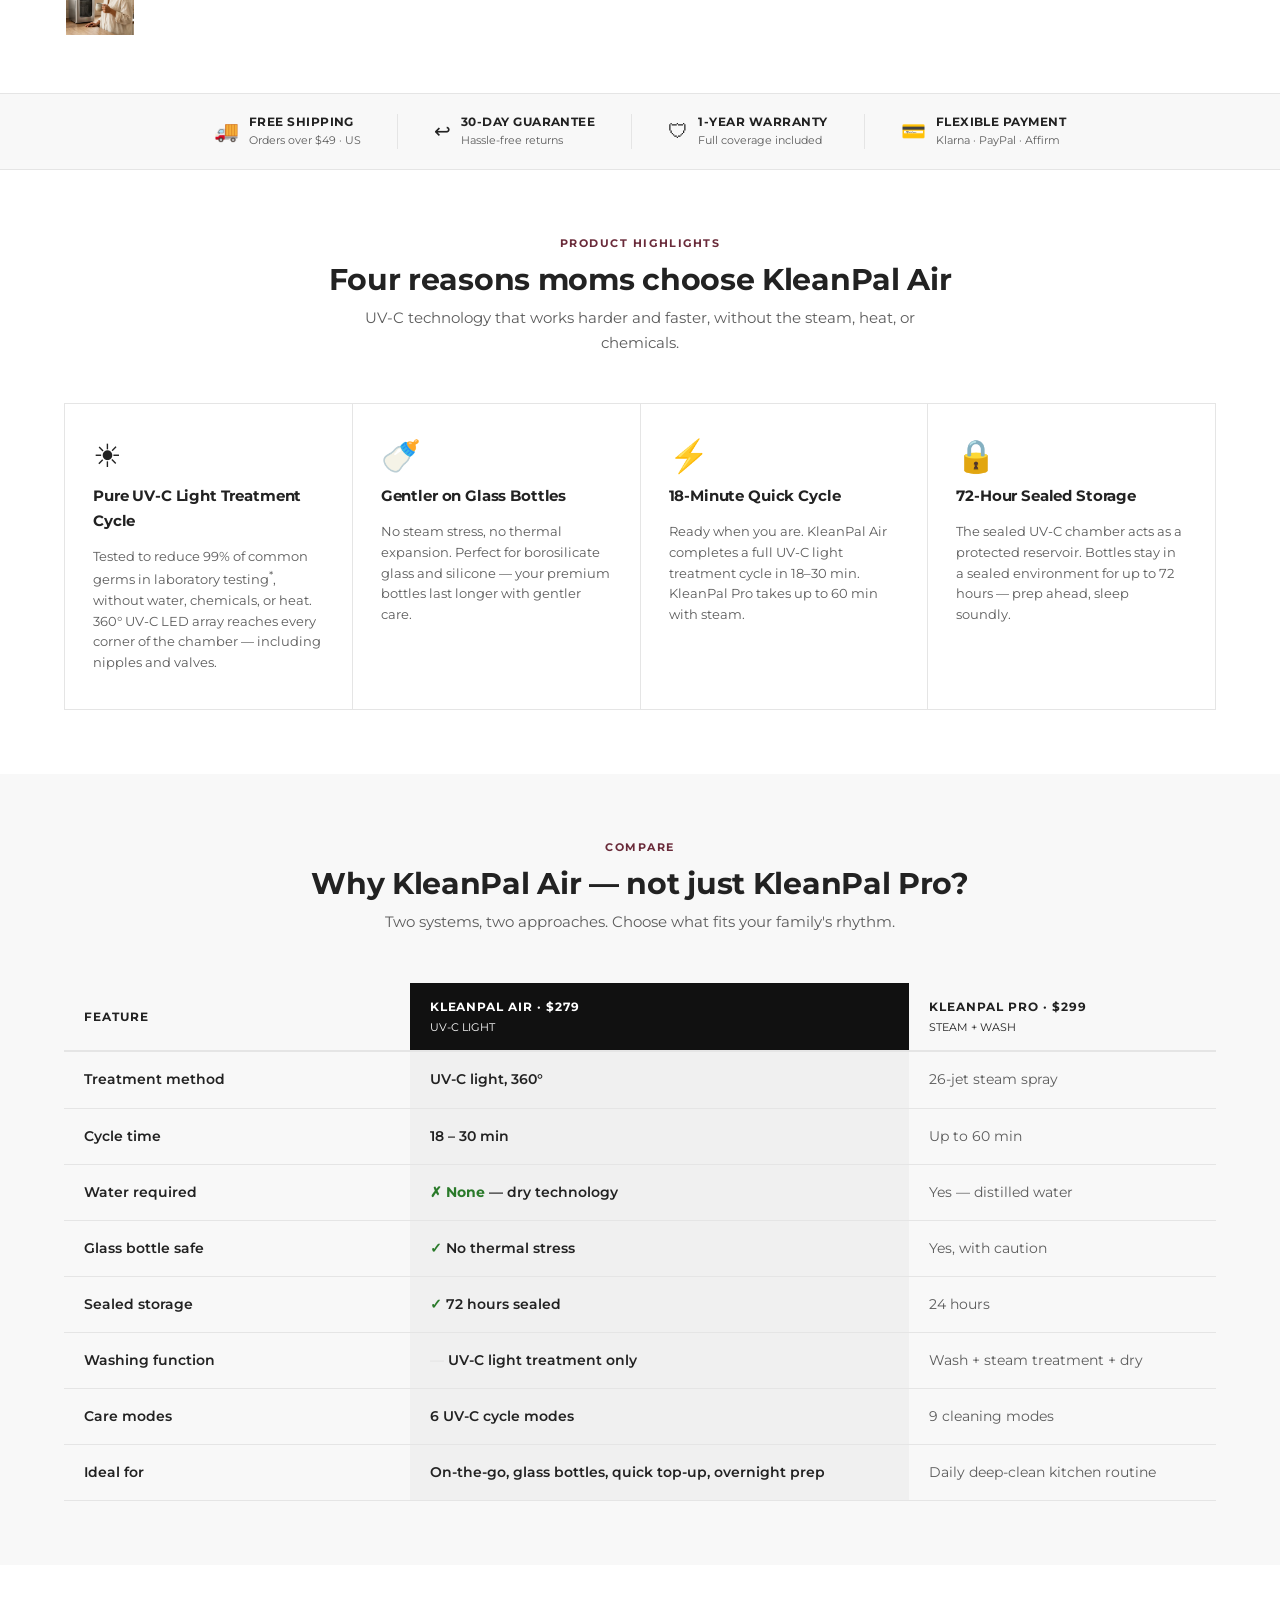
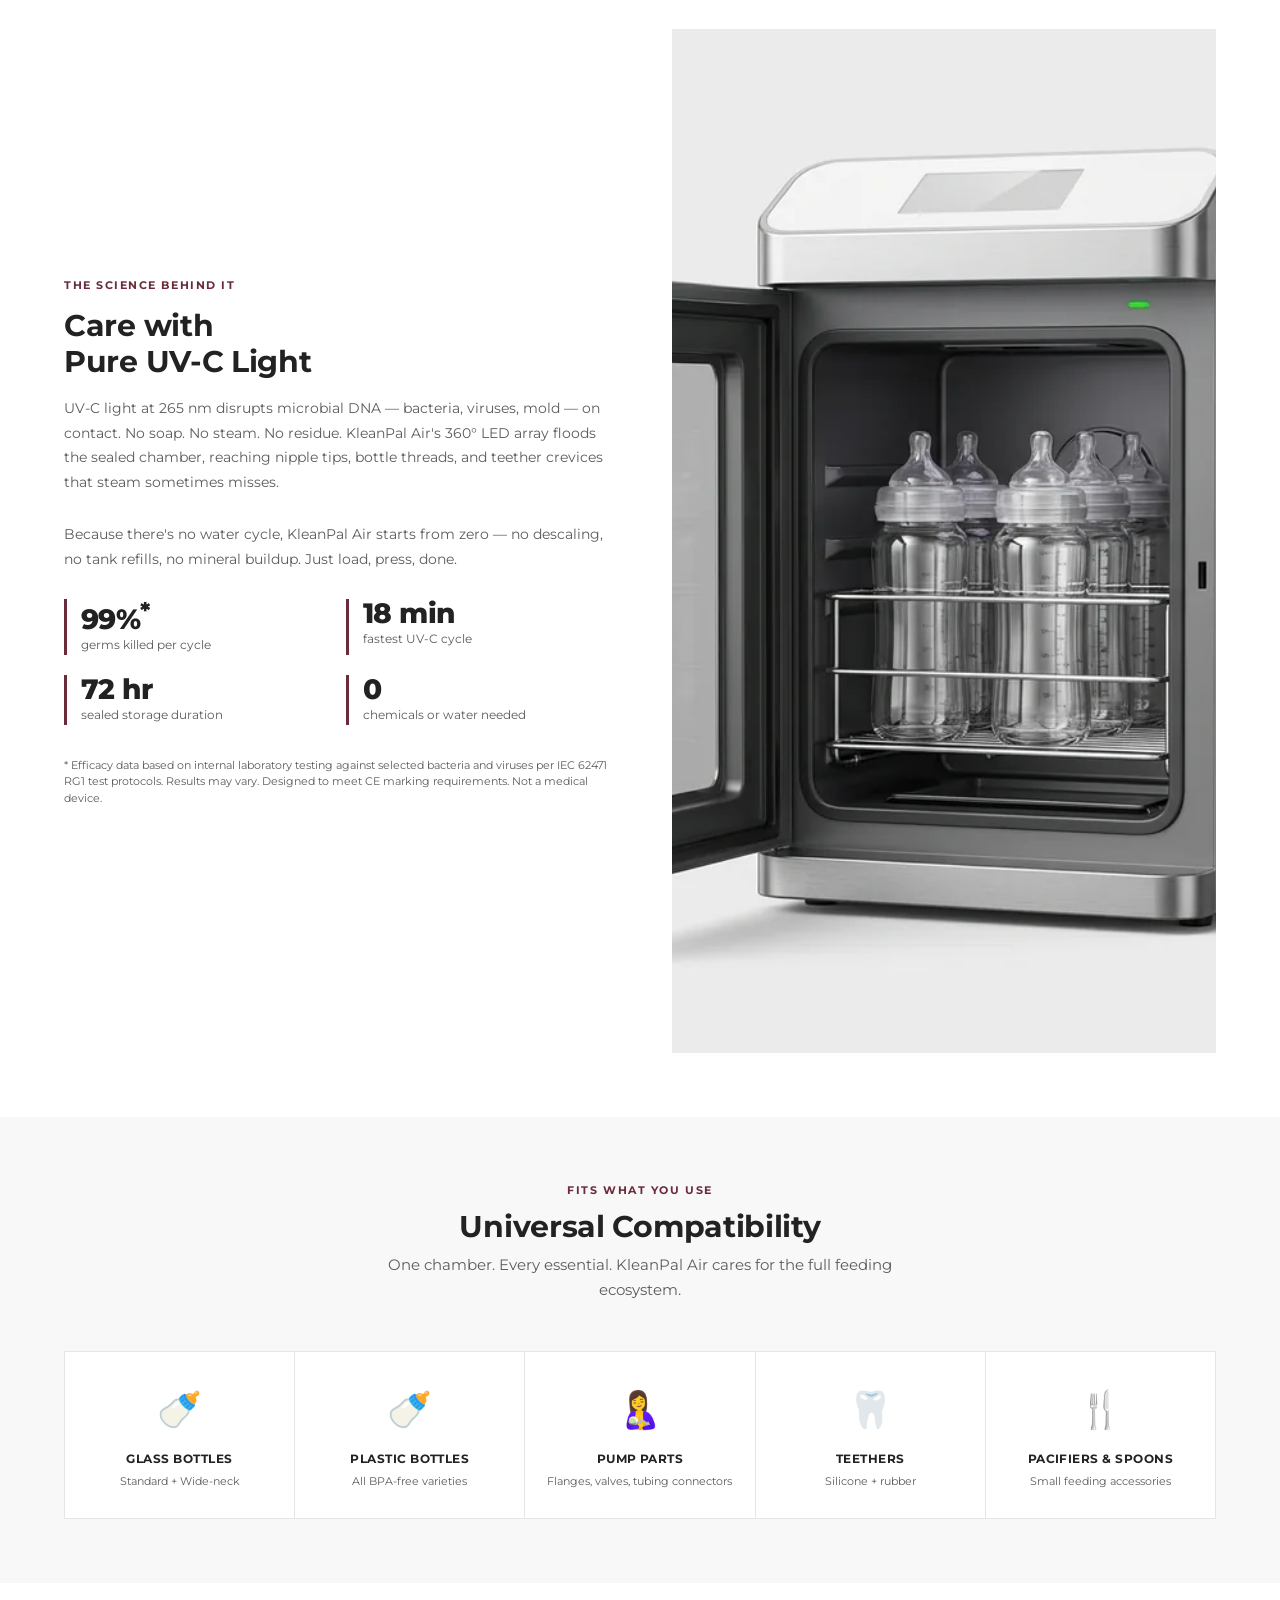
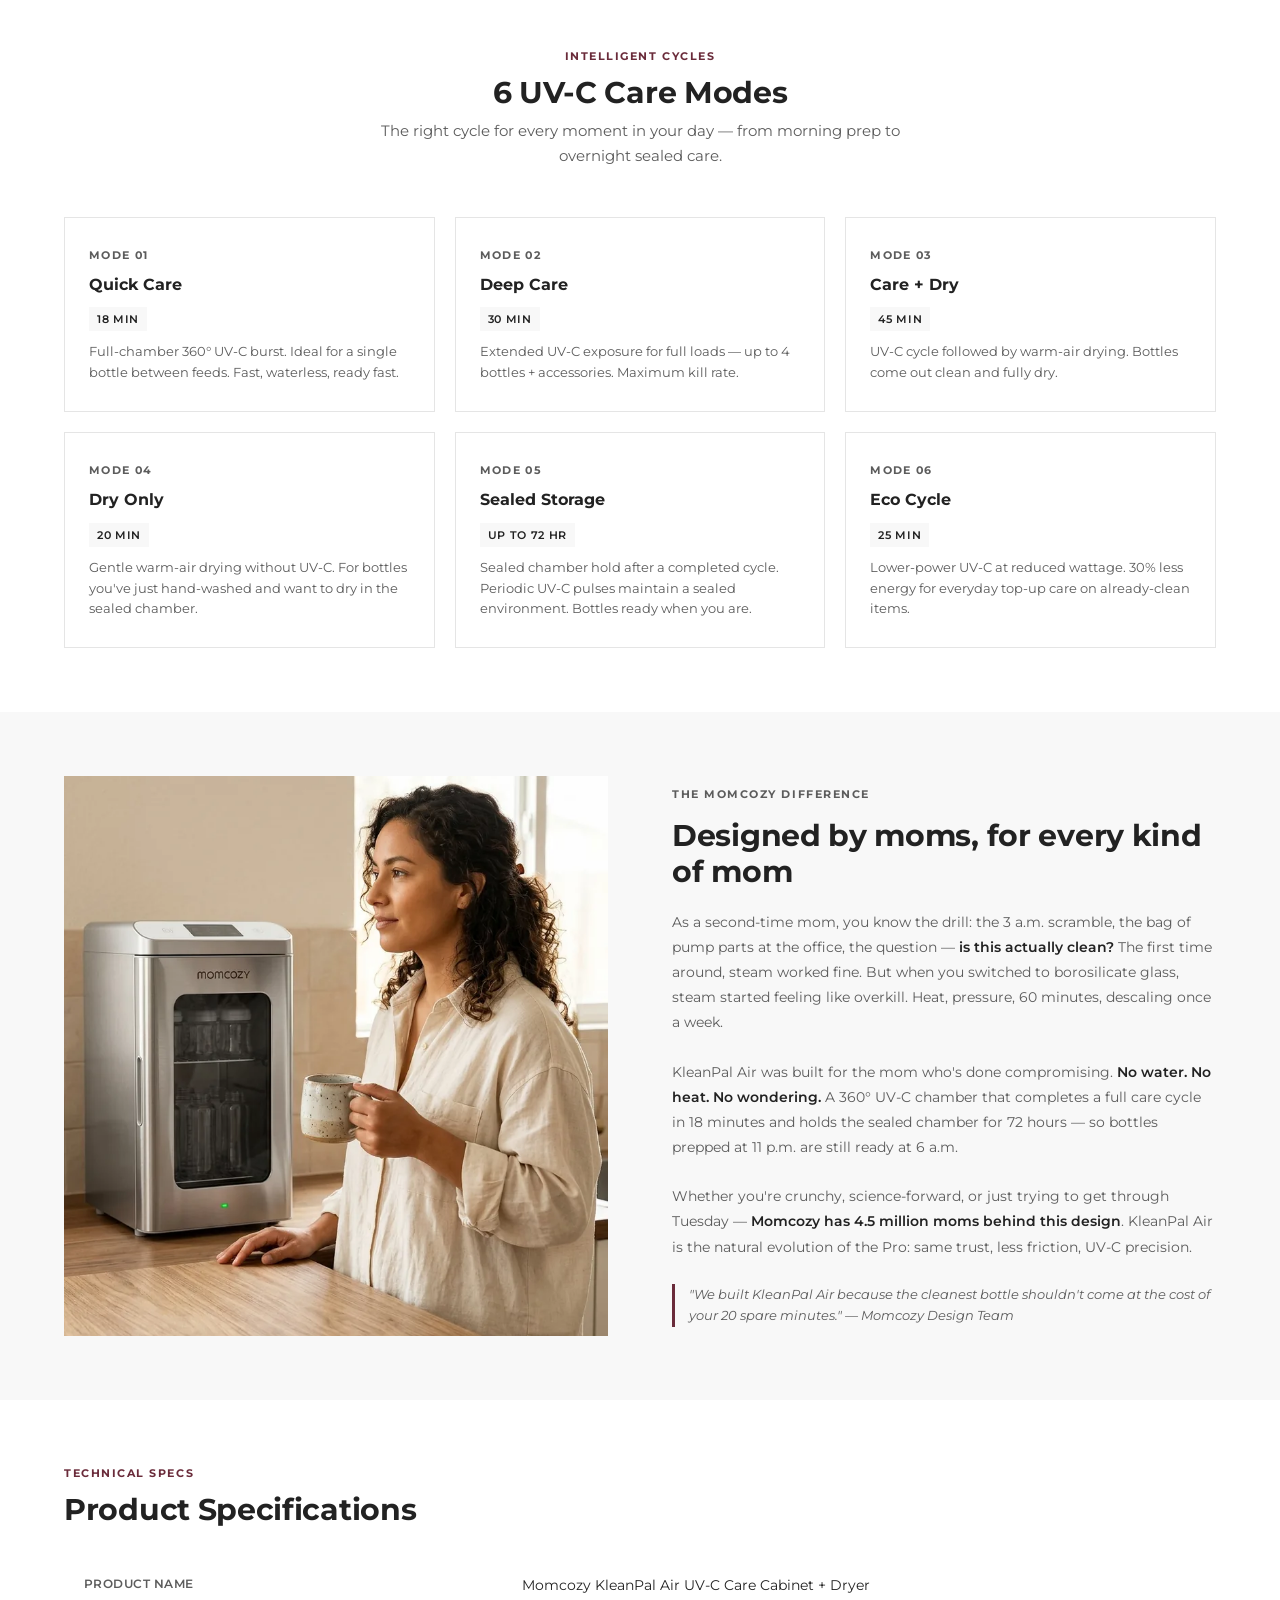
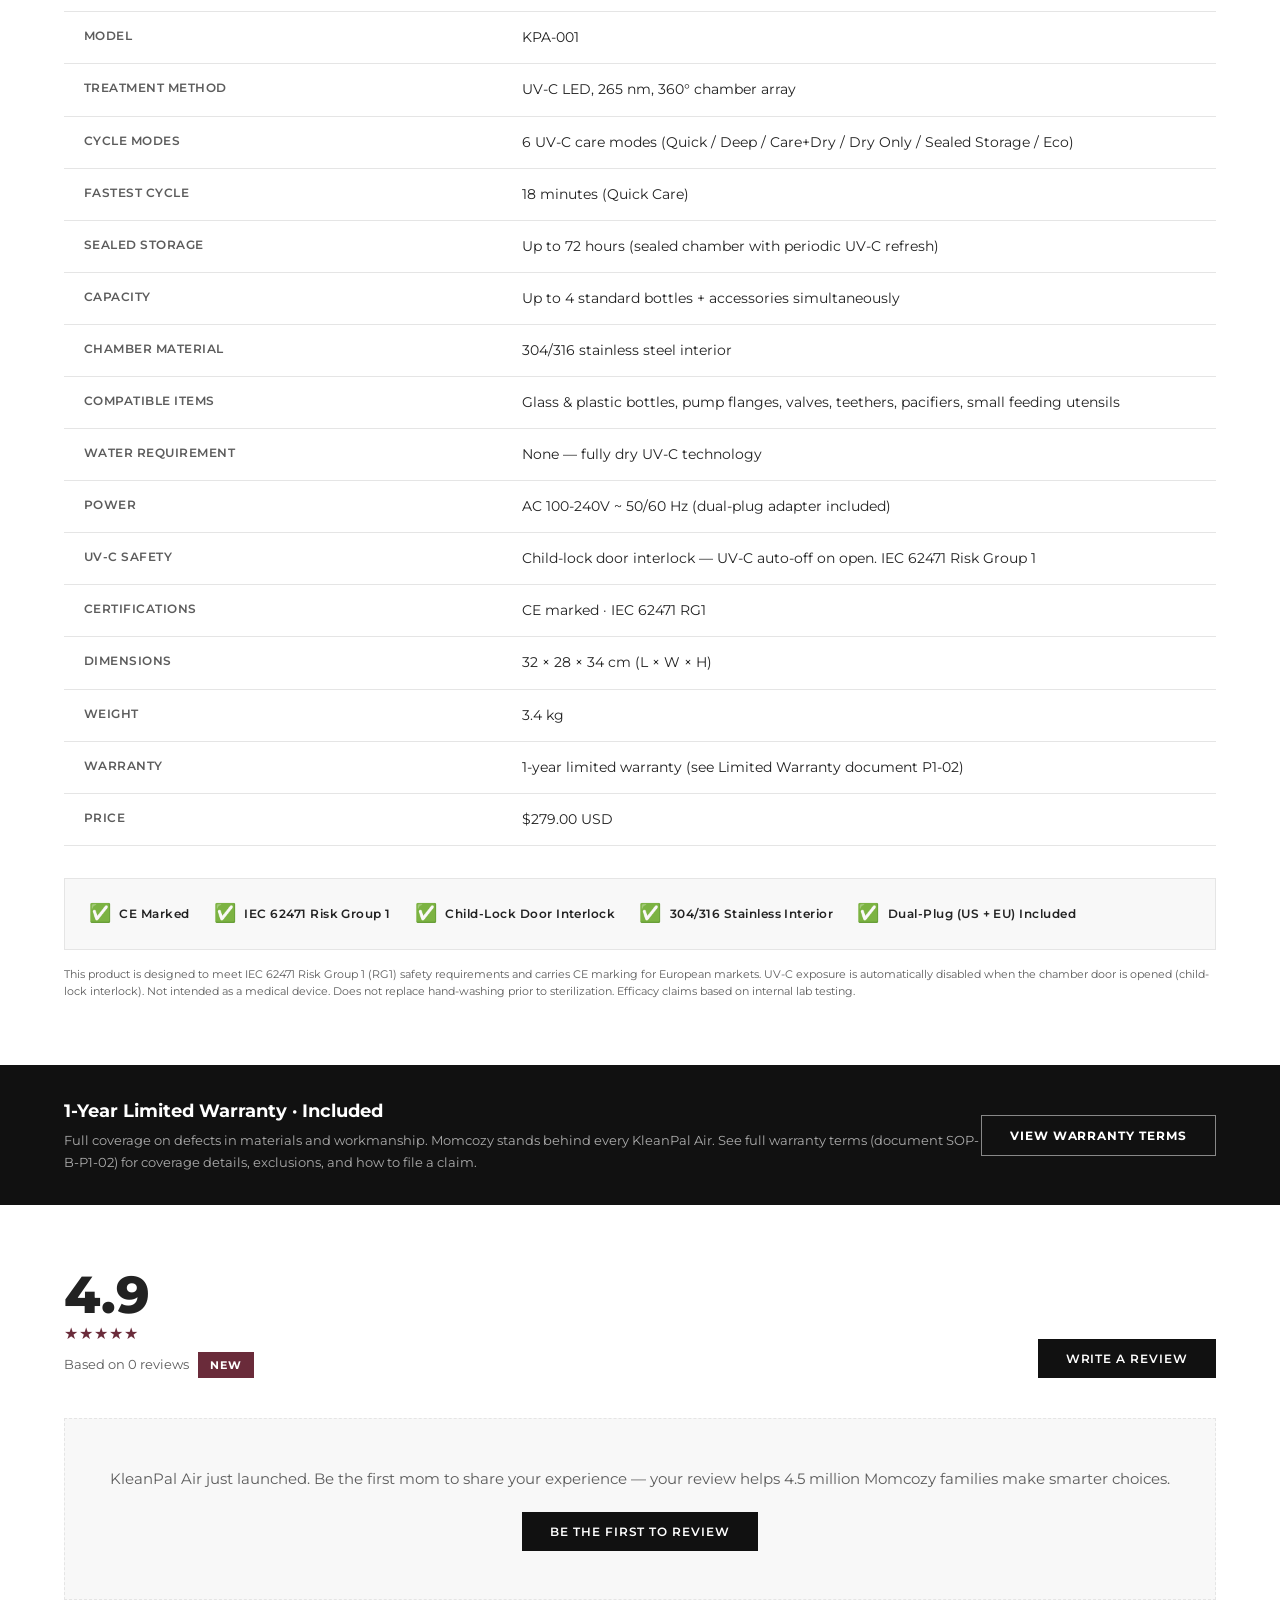
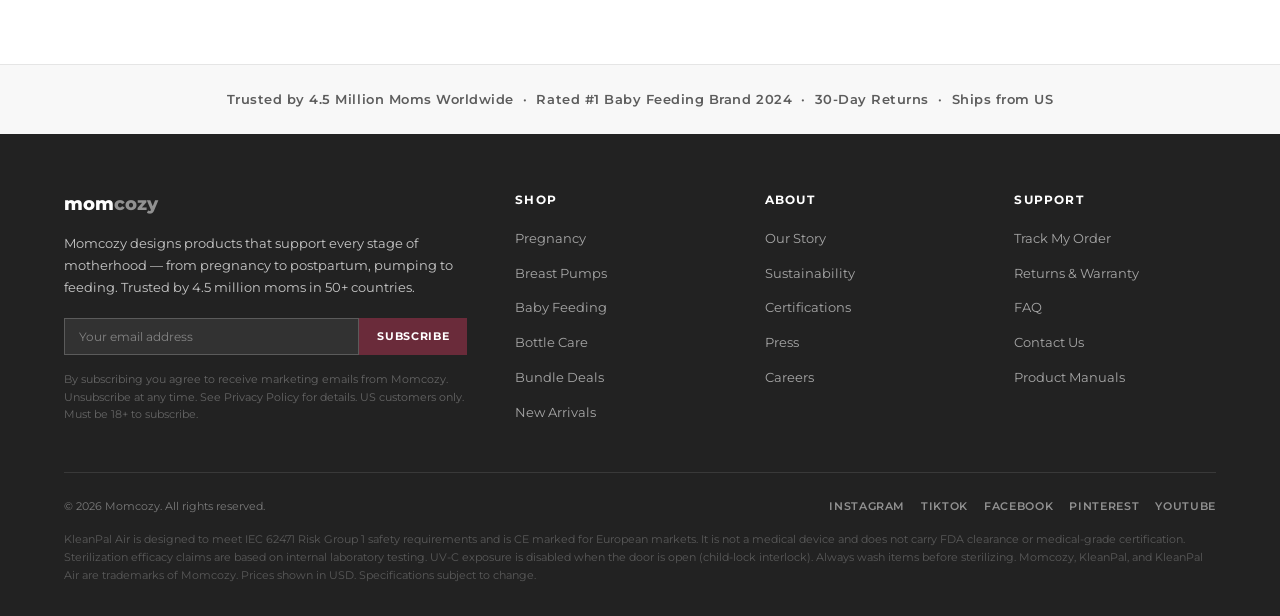
<file: pages/mockup-product.html>
<!DOCTYPE html>
<html lang="en">
<head>
  <meta charset="UTF-8">
  <meta name="viewport" content="width=device-width, initial-scale=1.0">
  <title>Momcozy KleanPal Air UV-C Baby Bottle Care Cabinet</title>
  <link rel="preconnect" href="https://fonts.googleapis.com">
  <link rel="preconnect" href="https://fonts.gstatic.com" crossorigin>
  <link href="https://fonts.googleapis.com/css2?family=Montserrat:wght@400;500;600;700;800&display=swap" rel="stylesheet">
  <style>
    /* ─── Brand Design Tokens ─────────────────────────────────────────── */
    :root {
      --bg-white:       #ffffff;
      --bg-gray:        #f8f8f8;
      --text-primary:   #222222;
      --text-secondary: #5c5c5c;
      --cta-black:      #111111;
      --accent:         #6a2b3a;
      --border:         #e5e5e5;
      --font:           'Montserrat', sans-serif;
    }

    /* ─── Reset ───────────────────────────────────────────────────────── */
    *, *::before, *::after { box-sizing: border-box; margin: 0; padding: 0; }
    html { scroll-behavior: smooth; }
    body {
      font-family: var(--font);
      font-size: 15px;
      font-weight: 400;
      color: var(--text-primary);
      background: var(--bg-white);
      line-height: 1.65;
      -webkit-font-smoothing: antialiased;
    }
    img { display: block; max-width: 100%; }
    a { color: inherit; text-decoration: none; }
    ul { list-style: none; }

    /* ─── Utility ─────────────────────────────────────────────────────── */
    .container { max-width: 1200px; margin: 0 auto; padding: 0 24px; }
    .section { padding: 64px 0; }
    .section--gray { background: var(--bg-gray); }
    .divider { border: none; border-top: 1px solid var(--border); }

    /* ─── Promo Banner ───────────────────────────────────────────────── */
    .promo-banner {
      background: var(--cta-black);
      color: #fff;
      text-align: center;
      padding: 10px 16px;
      font-size: 12px;
      font-weight: 600;
      letter-spacing: 0.08em;
      text-transform: uppercase;
    }

    /* ─── Top Nav ─────────────────────────────────────────────────────── */
    .nav-top {
      background: var(--bg-white);
      border-bottom: 1px solid var(--border);
      position: sticky;
      top: 0;
      z-index: 100;
    }
    .nav-top__inner {
      display: flex;
      align-items: center;
      justify-content: space-between;
      height: 64px;
    }
    .nav-logo {
      font-size: 22px;
      font-weight: 800;
      letter-spacing: -0.02em;
      color: var(--text-primary);
    }
    .nav-logo span { color: var(--accent); }
    .nav-links {
      display: flex;
      gap: 28px;
      align-items: center;
    }
    .nav-links a {
      font-size: 12px;
      font-weight: 600;
      letter-spacing: 0.06em;
      text-transform: uppercase;
      color: var(--text-primary);
      transition: color 0.2s;
    }
    .nav-links a:hover { color: var(--accent); }
    .nav-links a.nav-sale { color: var(--accent); }
    .nav-right {
      display: flex;
      align-items: center;
      gap: 14px;
    }
    .nav-pill {
      background: transparent;
      border: 1px solid var(--text-primary);
      border-radius: 999px;
      padding: 4px 12px;
      font-size: 11px;
      font-weight: 600;
      letter-spacing: 0.04em;
      cursor: pointer;
      color: var(--text-primary);
    }
    .nav-cart {
      font-size: 13px;
      font-weight: 600;
      letter-spacing: 0.04em;
      cursor: pointer;
      display: flex;
      align-items: center;
      gap: 6px;
    }
    .nav-cart svg { width: 20px; height: 20px; }

    /* ─── Breadcrumb ──────────────────────────────────────────────────── */
    .breadcrumb {
      padding: 12px 0;
      font-size: 12px;
      color: var(--text-secondary);
      display: flex;
      gap: 6px;
      align-items: center;
    }
    .breadcrumb a:hover { color: var(--text-primary); }
    .breadcrumb span { color: var(--text-secondary); }

    /* ─── Hero Section ────────────────────────────────────────────────── */
    .hero {
      padding: 32px 0 56px;
    }
    .hero__grid {
      display: grid;
      grid-template-columns: 1fr 1fr;
      gap: 48px;
      align-items: start;
    }
    .hero__gallery { position: sticky; top: 80px; }
    .hero__main-img {
      width: 100%;
      aspect-ratio: 4/5;
      object-fit: cover;
      background: var(--bg-gray);
      cursor: zoom-in;
      transition: transform 250ms ease;
    }
    .hero__main-img:hover { transform: scale(1.01); }

    /* Lightbox · zero-dependency · keyboard + touch + counter */
    .lightbox {
      position: fixed; inset: 0; z-index: 9999;
      background: rgba(15, 15, 15, 0.94);
      backdrop-filter: blur(8px);
      display: none;
      align-items: center;
      justify-content: center;
      animation: lbFadeIn 200ms ease;
    }
    .lightbox.is-open { display: flex; }
    @keyframes lbFadeIn { from { opacity: 0; } to { opacity: 1; } }

    .lightbox__img {
      max-width: 90vw;
      max-height: 88vh;
      object-fit: contain;
      box-shadow: 0 24px 80px rgba(0,0,0,0.5);
      border-radius: 4px;
      animation: lbZoomIn 280ms cubic-bezier(0.16, 1, 0.3, 1);
    }
    @keyframes lbZoomIn {
      from { opacity: 0; transform: scale(0.92); }
      to   { opacity: 1; transform: scale(1); }
    }

    .lightbox__close,
    .lightbox__nav {
      position: absolute;
      background: rgba(255,255,255,0.1);
      border: 1px solid rgba(255,255,255,0.15);
      color: #fff;
      cursor: pointer;
      transition: background 180ms ease, transform 180ms ease;
      font-family: 'Montserrat', sans-serif;
      backdrop-filter: blur(4px);
    }
    .lightbox__close:hover,
    .lightbox__nav:hover {
      background: rgba(255,255,255,0.2);
      transform: scale(1.05);
    }

    .lightbox__close {
      top: 24px; right: 24px;
      width: 44px; height: 44px;
      border-radius: 50%;
      font-size: 24px;
      line-height: 1;
    }

    .lightbox__nav {
      top: 50%;
      transform: translateY(-50%);
      width: 56px; height: 56px;
      border-radius: 50%;
      font-size: 32px;
      line-height: 1;
    }
    .lightbox__nav:hover { transform: translateY(-50%) scale(1.05); }
    .lightbox__nav--prev { left: 24px; }
    .lightbox__nav--next { right: 24px; }

    .lightbox__counter {
      position: absolute;
      bottom: 32px; left: 50%;
      transform: translateX(-50%);
      color: rgba(255,255,255,0.85);
      font-family: 'Montserrat', sans-serif;
      font-size: 13px;
      letter-spacing: 0.08em;
      padding: 6px 14px;
      background: rgba(0,0,0,0.4);
      border-radius: 999px;
    }

    @media (max-width: 768px) {
      .lightbox__close { top: 16px; right: 16px; width: 38px; height: 38px; font-size: 20px; }
      .lightbox__nav { width: 44px; height: 44px; font-size: 24px; }
      .lightbox__nav--prev { left: 12px; }
      .lightbox__nav--next { right: 12px; }
    }

      background: var(--bg-gray);
    }
    .hero__thumbnails {
      display: flex;
      gap: 8px;
      margin-top: 10px;
    }
    .hero__thumb {
      width: 72px;
      height: 72px;
      object-fit: cover;
      cursor: pointer;
      border: 2px solid transparent;
      transition: border-color 0.2s;
    }
    .hero__thumb.active,
    .hero__thumb:hover { border-color: var(--text-primary); }
    .hero__info { padding-top: 8px; }
    .hero__badge {
      display: inline-block;
      background: var(--accent);
      color: #fff;
      font-size: 11px;
      font-weight: 700;
      letter-spacing: 0.1em;
      text-transform: uppercase;
      padding: 3px 10px;
      margin-bottom: 14px;
    }
    .hero__product-name {
      font-size: 32px;
      font-weight: 700;
      line-height: 1.2;
      margin-bottom: 6px;
    }
    .hero__subtitle {
      font-size: 14px;
      color: var(--text-secondary);
      font-weight: 500;
      margin-bottom: 16px;
      letter-spacing: 0.02em;
    }
    .hero__stars {
      display: flex;
      align-items: center;
      gap: 8px;
      margin-bottom: 20px;
    }
    .stars { color: var(--accent); font-size: 16px; letter-spacing: 1px; }
    .star-count { font-size: 13px; color: var(--text-secondary); }
    .hero__price-row {
      display: flex;
      align-items: baseline;
      gap: 12px;
      margin-bottom: 8px;
    }
    .price-current {
      font-size: 28px;
      font-weight: 800;
      color: var(--text-primary);
    }
    .price-compare {
      font-size: 16px;
      color: var(--text-secondary);
      text-decoration: line-through;
    }
    .price-note {
      font-size: 12px;
      color: var(--text-secondary);
      margin-bottom: 24px;
    }
    .hero__vs-note {
      font-size: 12px;
      color: var(--text-secondary);
      background: var(--bg-gray);
      padding: 8px 12px;
      margin-bottom: 20px;
      border-left: 3px solid var(--accent);
    }
    .bundle-label {
      font-size: 12px;
      font-weight: 700;
      letter-spacing: 0.08em;
      text-transform: uppercase;
      color: var(--text-primary);
      margin-bottom: 10px;
    }
    .bundle-options {
      display: flex;
      flex-direction: column;
      gap: 8px;
      margin-bottom: 24px;
    }
    .bundle-option {
      display: flex;
      align-items: center;
      gap: 12px;
      padding: 14px 16px;
      border: 1px solid var(--border);
      cursor: pointer;
      transition: border-color 0.2s;
      background: var(--bg-white);
    }
    .bundle-option.selected {
      border-color: var(--text-primary);
    }
    .bundle-option input[type="radio"] {
      accent-color: var(--cta-black);
      width: 16px;
      height: 16px;
    }
    .bundle-option__name { font-size: 13px; font-weight: 600; }
    .bundle-option__price { font-size: 13px; color: var(--text-secondary); margin-left: auto; }
    .btn-atc {
      display: block;
      width: 100%;
      background: var(--cta-black);
      color: #ffffff;
      border: none;
      border-radius: 0;
      padding: 16px 32px;
      font-family: var(--font);
      font-size: 14px;
      font-weight: 600;
      text-transform: uppercase;
      letter-spacing: 0.08em;
      cursor: pointer;
      transition: background 0.2s;
      margin-bottom: 12px;
    }
    .btn-atc:hover { background: #2a2a2a; }
    .btn-secondary {
      display: block;
      width: 100%;
      background: transparent;
      color: var(--text-primary);
      border: 1px solid var(--text-primary);
      border-radius: 0;
      padding: 14px 32px;
      font-family: var(--font);
      font-size: 13px;
      font-weight: 600;
      text-transform: uppercase;
      letter-spacing: 0.06em;
      cursor: pointer;
      transition: all 0.2s;
      margin-bottom: 20px;
    }
    .btn-secondary:hover { background: var(--text-primary); color: #fff; }
    .hero__klarna {
      font-size: 12px;
      color: var(--text-secondary);
      margin-bottom: 16px;
    }
    .hero__quote {
      background: var(--bg-gray);
      padding: 16px 20px;
      border-left: 3px solid var(--border);
      margin-top: 8px;
    }
    .hero__quote p {
      font-size: 13px;
      font-style: italic;
      color: var(--text-secondary);
      margin-bottom: 6px;
    }
    .hero__quote cite { font-size: 11px; font-weight: 700; letter-spacing: 0.05em; text-transform: uppercase; color: var(--text-secondary); }

    /* ─── Trust Band ──────────────────────────────────────────────────── */
    .trust-band {
      background: var(--bg-gray);
      border-top: 1px solid var(--border);
      border-bottom: 1px solid var(--border);
      padding: 20px 0;
    }
    .trust-band__inner {
      display: flex;
      justify-content: center;
      gap: 0;
    }
    .trust-item {
      display: flex;
      align-items: center;
      gap: 10px;
      padding: 0 36px;
      border-right: 1px solid var(--border);
    }
    .trust-item:last-child { border-right: none; }
    .trust-item__icon { font-size: 20px; }
    .trust-item__text { line-height: 1.3; }
    .trust-item__text strong {
      display: block;
      font-size: 12px;
      font-weight: 700;
      letter-spacing: 0.04em;
      text-transform: uppercase;
    }
    .trust-item__text span {
      font-size: 11px;
      color: var(--text-secondary);
    }

    /* ─── Section Titles ──────────────────────────────────────────────── */
    .section-title {
      font-size: 30px;
      font-weight: 700;
      letter-spacing: -0.01em;
      margin-bottom: 8px;
      line-height: 1.2;
    }
    .section-subtitle {
      font-size: 15px;
      color: var(--text-secondary);
      max-width: 560px;
      margin-bottom: 48px;
    }
    .section-header { text-align: center; margin-bottom: 48px; }
    .section-header .section-subtitle { margin-left: auto; margin-right: auto; }

    /* ─── USP Feature Cards ───────────────────────────────────────────── */
    .features-grid {
      display: grid;
      grid-template-columns: repeat(4, 1fr);
      gap: 1px;
      background: var(--border);
      border: 1px solid var(--border);
    }
    .feature-card {
      background: var(--bg-white);
      padding: 36px 28px;
      display: flex;
      flex-direction: column;
      gap: 12px;
    }
    .feature-card__icon {
      font-size: 32px;
      line-height: 1;
    }
    .feature-card__title {
      font-size: 15px;
      font-weight: 700;
      letter-spacing: -0.01em;
    }
    .feature-card__body {
      font-size: 13px;
      color: var(--text-secondary);
      line-height: 1.6;
    }

    /* ─── Why KleanPal Air ───────────────────────────────────────────── */
    .compare-section {
      padding: 64px 0;
    }
    .compare-table {
      width: 100%;
      border-collapse: collapse;
      font-size: 14px;
    }
    .compare-table th {
      background: var(--bg-gray);
      padding: 14px 20px;
      text-align: left;
      font-size: 12px;
      font-weight: 700;
      letter-spacing: 0.08em;
      text-transform: uppercase;
      border-bottom: 2px solid var(--border);
    }
    .compare-table th.highlight { background: var(--cta-black); color: #fff; }
    .compare-table td {
      padding: 16px 20px;
      border-bottom: 1px solid var(--border);
      vertical-align: top;
      color: var(--text-secondary);
    }
    .compare-table td.highlight {
      color: var(--text-primary);
      font-weight: 600;
      background: rgba(17,17,17,0.03);
    }
    .compare-table td.feature-label { color: var(--text-primary); font-weight: 600; }
    .check { color: #2a7a2a; font-weight: 700; }
    .dash { color: var(--border); }

    /* ─── UV-C Story Section ─────────────────────────────────────────── */
    .uvc-section {
      padding: 64px 0;
    }
    .uvc-grid {
      display: grid;
      grid-template-columns: 1fr 1fr;
      gap: 64px;
      align-items: center;
    }
    .uvc-content {}
    .uvc-label {
      font-size: 11px;
      font-weight: 700;
      letter-spacing: 0.14em;
      text-transform: uppercase;
      color: var(--accent);
      margin-bottom: 14px;
    }
    .uvc-content .section-title { margin-bottom: 16px; }
    .uvc-body {
      font-size: 14px;
      color: var(--text-secondary);
      line-height: 1.75;
      margin-bottom: 28px;
    }
    .uvc-stats {
      display: grid;
      grid-template-columns: 1fr 1fr;
      gap: 20px;
      margin-bottom: 32px;
    }
    .stat-box {
      border-left: 3px solid var(--accent);
      padding-left: 14px;
    }
    .stat-number {
      font-size: 28px;
      font-weight: 800;
      letter-spacing: -0.02em;
      line-height: 1;
    }
    .stat-label { font-size: 12px; color: var(--text-secondary); margin-top: 2px; }
    .uvc-image { width: 100%; aspect-ratio: 5/4; object-fit: cover; }
    .uvc-disclaimer {
      font-size: 11px;
      color: var(--text-secondary);
      margin-top: 12px;
      line-height: 1.5;
    }

    /* ─── Compatibility Grid ─────────────────────────────────────────── */
    .compat-grid {
      display: grid;
      grid-template-columns: repeat(5, 1fr);
      gap: 1px;
      background: var(--border);
      border: 1px solid var(--border);
    }
    .compat-item {
      background: var(--bg-white);
      padding: 28px 20px;
      text-align: center;
    }
    .compat-item__icon { font-size: 36px; margin-bottom: 10px; }
    .compat-item__name { font-size: 12px; font-weight: 700; letter-spacing: 0.04em; text-transform: uppercase; }
    .compat-item__sub { font-size: 11px; color: var(--text-secondary); margin-top: 3px; }

    /* ─── Cycle Modes ────────────────────────────────────────────────── */
    .modes-grid {
      display: grid;
      grid-template-columns: repeat(3, 1fr);
      gap: 20px;
    }
    .mode-card {
      border: 1px solid var(--border);
      padding: 28px 24px;
      position: relative;
    }
    .mode-number {
      font-size: 11px;
      font-weight: 700;
      letter-spacing: 0.12em;
      color: var(--text-secondary);
      text-transform: uppercase;
      margin-bottom: 8px;
    }
    .mode-title {
      font-size: 16px;
      font-weight: 700;
      margin-bottom: 8px;
    }
    .mode-duration {
      display: inline-block;
      background: var(--bg-gray);
      font-size: 11px;
      font-weight: 600;
      letter-spacing: 0.06em;
      padding: 3px 8px;
      margin-bottom: 10px;
    }
    .mode-desc { font-size: 13px; color: var(--text-secondary); line-height: 1.6; }

    /* ─── Brand Story Section ────────────────────────────────────────── */
    .story-section {
      padding: 64px 0;
    }
    .story-grid {
      display: grid;
      grid-template-columns: 1fr 1fr;
      gap: 64px;
      align-items: center;
    }
    .story-image { width: 100%; aspect-ratio: 9/16; object-fit: cover; max-height: 560px; }
    .story-content {}
    .story-label {
      font-size: 11px;
      font-weight: 700;
      letter-spacing: 0.14em;
      text-transform: uppercase;
      color: var(--text-secondary);
      margin-bottom: 14px;
    }
    .story-content .section-title { margin-bottom: 20px; }
    .story-body {
      font-size: 14px;
      color: var(--text-secondary);
      line-height: 1.8;
      margin-bottom: 24px;
    }
    .story-body strong { color: var(--text-primary); font-weight: 600; }

    /* ─── Specs Sheet ────────────────────────────────────────────────── */
    .specs-table {
      width: 100%;
      border-collapse: collapse;
      font-size: 14px;
    }
    .specs-table tr { border-bottom: 1px solid var(--border); }
    .specs-table td {
      padding: 14px 20px;
      vertical-align: top;
    }
    .specs-table td:first-child {
      width: 38%;
      font-weight: 600;
      font-size: 12px;
      letter-spacing: 0.04em;
      text-transform: uppercase;
      color: var(--text-secondary);
    }
    .specs-table td:last-child { color: var(--text-primary); }

    /* ─── Compliance Fine Print ──────────────────────────────────────── */
    .compliance-bar {
      background: var(--bg-gray);
      border: 1px solid var(--border);
      padding: 20px 24px;
      display: flex;
      gap: 24px;
      flex-wrap: wrap;
      margin-top: 32px;
    }
    .compliance-badge {
      display: flex;
      align-items: center;
      gap: 8px;
      font-size: 12px;
      font-weight: 600;
      letter-spacing: 0.04em;
    }
    .compliance-badge__icon { font-size: 18px; }

    /* ─── Warranty Banner ────────────────────────────────────────────── */
    .warranty-banner {
      background: var(--cta-black);
      color: #fff;
      padding: 32px 0;
    }
    .warranty-banner__inner {
      display: flex;
      justify-content: space-between;
      align-items: center;
    }
    .warranty-text {}
    .warranty-text h3 {
      font-size: 18px;
      font-weight: 700;
      margin-bottom: 4px;
    }
    .warranty-text p { font-size: 13px; color: rgba(255,255,255,0.65); }
    .btn-warranty {
      background: transparent;
      color: #fff;
      border: 1px solid rgba(255,255,255,0.5);
      border-radius: 0;
      padding: 12px 28px;
      font-family: var(--font);
      font-size: 12px;
      font-weight: 700;
      text-transform: uppercase;
      letter-spacing: 0.08em;
      cursor: pointer;
      white-space: nowrap;
    }

    /* ─── Reviews Section ────────────────────────────────────────────── */
    .reviews-section { padding: 64px 0; }
    .reviews-header {
      display: flex;
      justify-content: space-between;
      align-items: flex-end;
      margin-bottom: 40px;
    }
    .reviews-aggregate {}
    .reviews-aggregate__score {
      font-size: 52px;
      font-weight: 800;
      line-height: 1;
    }
    .reviews-aggregate__count { font-size: 13px; color: var(--text-secondary); margin-top: 4px; }
    .new-badge {
      background: var(--accent);
      color: #fff;
      font-size: 11px;
      font-weight: 700;
      letter-spacing: 0.1em;
      text-transform: uppercase;
      padding: 4px 12px;
      display: inline-block;
    }
    .review-placeholder {
      border: 1px dashed var(--border);
      padding: 48px 32px;
      text-align: center;
      background: var(--bg-gray);
    }
    .review-placeholder p {
      font-size: 15px;
      color: var(--text-secondary);
      margin-bottom: 20px;
    }
    .btn-review {
      display: inline-block;
      background: var(--cta-black);
      color: #fff;
      border: none;
      border-radius: 0;
      padding: 12px 28px;
      font-family: var(--font);
      font-size: 12px;
      font-weight: 600;
      text-transform: uppercase;
      letter-spacing: 0.08em;
      cursor: pointer;
    }

    /* ─── Footer ─────────────────────────────────────────────────────── */
    .footer-trust {
      background: var(--bg-gray);
      border-top: 1px solid var(--border);
      padding: 24px 0;
      text-align: center;
      font-size: 13px;
      font-weight: 600;
      letter-spacing: 0.04em;
      color: var(--text-secondary);
    }
    .footer {
      background: var(--text-primary);
      color: rgba(255,255,255,0.75);
      padding: 56px 0 32px;
    }
    .footer__grid {
      display: grid;
      grid-template-columns: 2fr 1fr 1fr 1fr;
      gap: 48px;
      margin-bottom: 48px;
    }
    .footer__brand {}
    .footer__brand-name {
      font-size: 18px;
      font-weight: 800;
      color: #fff;
      margin-bottom: 12px;
    }
    .footer__brand-name span { color: rgba(255,255,255,0.5); }
    .footer__brand-desc { font-size: 13px; line-height: 1.7; margin-bottom: 20px; }
    .footer__subscribe { display: flex; }
    .footer__subscribe input {
      flex: 1;
      padding: 10px 14px;
      font-family: var(--font);
      font-size: 12px;
      border: 1px solid rgba(255,255,255,0.2);
      background: rgba(255,255,255,0.07);
      color: #fff;
      border-radius: 0;
      outline: none;
    }
    .footer__subscribe input::placeholder { color: rgba(255,255,255,0.4); }
    .footer__subscribe button {
      background: var(--accent);
      color: #fff;
      border: none;
      padding: 10px 18px;
      font-family: var(--font);
      font-size: 11px;
      font-weight: 700;
      letter-spacing: 0.06em;
      text-transform: uppercase;
      cursor: pointer;
    }
    .footer__col h4 {
      font-size: 12px;
      font-weight: 700;
      letter-spacing: 0.1em;
      text-transform: uppercase;
      color: #fff;
      margin-bottom: 16px;
    }
    .footer__col ul { display: flex; flex-direction: column; gap: 10px; }
    .footer__col a { font-size: 13px; color: rgba(255,255,255,0.6); transition: color 0.2s; }
    .footer__col a:hover { color: #fff; }
    .footer__bottom {
      border-top: 1px solid rgba(255,255,255,0.1);
      padding-top: 24px;
      display: flex;
      justify-content: space-between;
      align-items: center;
      font-size: 11px;
      color: rgba(255,255,255,0.4);
    }
    .footer__disclaimer { font-size: 11px; color: rgba(255,255,255,0.3); line-height: 1.6; margin-top: 16px; max-width: 520px; }
    .footer__social { display: flex; gap: 16px; }
    .footer__social a { font-size: 11px; font-weight: 600; letter-spacing: 0.06em; text-transform: uppercase; color: rgba(255,255,255,0.5); }

    /* ─── Responsive 768 ──────────────────────────────────────────────── */
    @media (max-width: 768px) {
      .nav-links { display: none; }
      .hero__grid { grid-template-columns: 1fr; gap: 32px; }
      .hero__gallery { position: static; }
      .trust-band__inner { flex-wrap: wrap; gap: 16px; justify-content: flex-start; padding: 0 16px; }
      .trust-item { border-right: none; padding: 8px 0; }
      .features-grid { grid-template-columns: 1fr 1fr; }
      .uvc-grid { grid-template-columns: 1fr; gap: 40px; }
      .story-grid { grid-template-columns: 1fr; gap: 40px; }
      .story-image { max-height: 380px; aspect-ratio: auto; }
      .compat-grid { grid-template-columns: repeat(3, 1fr); }
      .modes-grid { grid-template-columns: 1fr 1fr; }
      .footer__grid { grid-template-columns: 1fr 1fr; gap: 32px; }
      .compare-table { font-size: 12px; }
      .compare-table th, .compare-table td { padding: 10px 12px; }
      .section-title { font-size: 24px; }
      .warranty-banner__inner { flex-direction: column; gap: 20px; text-align: center; }
      .reviews-header { flex-direction: column; align-items: flex-start; gap: 16px; }
    }

    /* ─── Responsive 480 ──────────────────────────────────────────────── */
    @media (max-width: 480px) {
      .hero__product-name { font-size: 24px; }
      .features-grid { grid-template-columns: 1fr; }
      .compat-grid { grid-template-columns: repeat(2, 1fr); }
      .modes-grid { grid-template-columns: 1fr; }
      .footer__grid { grid-template-columns: 1fr; }
      .hero__thumbnails { flex-wrap: wrap; }
      .uvc-stats { grid-template-columns: 1fr 1fr; }
      .section { padding: 40px 0; }
      .container { padding: 0 16px; }
    }
  </style>
</head>
<body>

<!-- ─── PROMO BANNER ─────────────────────────────────────────────────── -->
<div class="promo-banner">
  FREE SHIPPING ON ORDERS OVER $49 · INTRODUCTORY OFFER: SAVE $20 WITH CODE AIRLAUNCH
</div>

<!-- ─── TOP NAV ──────────────────────────────────────────────────────── -->
<nav class="nav-top">
  <div class="container">
    <div class="nav-top__inner">
      <div class="nav-logo">mom<span>cozy</span></div>
      <ul class="nav-links">
        <li><a href="#">Pregnancy</a></li>
        <li><a href="#">Postpartum</a></li>
        <li><a href="#">Pumping</a></li>
        <li><a href="#">Feeding</a></li>
        <li><a href="#">Baby Care</a></li>
        <li><a href="#" class="nav-sale">Bundle Sale</a></li>
        <li><a href="#">Explore</a></li>
        <li><a href="#">Support</a></li>
      </ul>
      <div class="nav-right">
        <button class="nav-pill">USD | EN</button>
        <div class="nav-cart">
          <svg viewBox="0 0 24 24" fill="none" stroke="currentColor" stroke-width="1.5">
            <path d="M6 2L3 6v14a2 2 0 002 2h14a2 2 0 002-2V6l-3-4z"/>
            <line x1="3" y1="6" x2="21" y2="6"/>
            <path d="M16 10a4 4 0 01-8 0"/>
          </svg>
          Cart (0)
        </div>
      </div>
    </div>
  </div>
</nav>

<!-- ─── BREADCRUMB ───────────────────────────────────────────────────── -->
<div class="container">
  <nav class="breadcrumb" aria-label="Breadcrumb">
    <a href="#">Home</a>
    <span>›</span>
    <a href="#">Bottle Care</a>
    <span>›</span>
    <span>Momcozy KleanPal Air</span>
  </nav>
</div>

<!-- ─── HERO ─────────────────────────────────────────────────────────── -->
<section class="hero">
  <div class="container">
    <div class="hero__grid">

      <!-- Gallery (v2.2 commercial-grade 14-image set) -->
      <div class="hero__gallery">
        <img
          class="hero__main-img"
          id="hero-main"
          srcset="../assets/images/shots-webp/P-01-hero-main-WINNER-400w.webp 400w, ../assets/images/shots-webp/P-01-hero-main-WINNER-800w.webp 800w, ../assets/images/shots-webp/P-01-hero-main-WINNER.webp 1024w" sizes="(max-width: 600px) 100vw, 800px" src="../assets/images/shots-webp/P-01-hero-main-WINNER.webp"
          alt="Momcozy KleanPal Air UV-C baby bottle care cabinet — front hero" loading="lazy" decoding="async" width="1024" height="1024">
        <div class="hero__thumbnails">
          <img
            class="hero__thumb active"
            srcset="../assets/images/shots-webp/P-01-hero-main-WINNER-400w.webp 400w, ../assets/images/shots-webp/P-01-hero-main-WINNER-800w.webp 800w, ../assets/images/shots-webp/P-01-hero-main-WINNER.webp 1024w" sizes="(max-width: 600px) 100vw, 800px" src="../assets/images/shots-webp/P-01-hero-main-WINNER.webp"
            alt="KleanPal Air hero"
            onclick="swapHero(this)" data-alt="Momcozy KleanPal Air UV-C baby bottle care cabinet — front hero" loading="lazy" decoding="async" width="1024" height="1024">
          <img
            class="hero__thumb"
            srcset="../assets/images/shots-webp/P-02-front-view-WINNER-400w.webp 400w, ../assets/images/shots-webp/P-02-front-view-WINNER-800w.webp 800w, ../assets/images/shots-webp/P-02-front-view-WINNER.webp 1024w" sizes="(max-width: 600px) 100vw, 800px" src="../assets/images/shots-webp/P-02-front-view-WINNER.webp"
            alt="KleanPal Air front view"
            onclick="swapHero(this)" data-alt="Momcozy KleanPal Air — front view with control panel" loading="lazy" decoding="async" width="1024" height="1024">
          <img
            class="hero__thumb"
            srcset="../assets/images/shots-webp/P-03-side-view-WINNER-400w.webp 400w, ../assets/images/shots-webp/P-03-side-view-WINNER-800w.webp 800w, ../assets/images/shots-webp/P-03-side-view-WINNER.webp 1024w" sizes="(max-width: 600px) 100vw, 800px" src="../assets/images/shots-webp/P-03-side-view-WINNER.webp"
            alt="KleanPal Air side view"
            onclick="swapHero(this)" data-alt="Momcozy KleanPal Air — slim side profile" loading="lazy" decoding="async" width="1024" height="1024">
          <img
            class="hero__thumb"
            srcset="../assets/images/shots-webp/P-04-top-down-WINNER-400w.webp 400w, ../assets/images/shots-webp/P-04-top-down-WINNER-800w.webp 800w, ../assets/images/shots-webp/P-04-top-down-WINNER.webp 1024w" sizes="(max-width: 600px) 100vw, 800px" src="../assets/images/shots-webp/P-04-top-down-WINNER.webp"
            alt="KleanPal Air top-down chamber view"
            onclick="swapHero(this)" data-alt="Momcozy KleanPal Air — top-down view of chamber with glass bottles" loading="lazy" decoding="async" width="1024" height="1024">
          <img
            class="hero__thumb"
            srcset="../assets/images/shots-webp/P-05-door-open-bottle-WINNER-400w.webp 400w, ../assets/images/shots-webp/P-05-door-open-bottle-WINNER-800w.webp 800w, ../assets/images/shots-webp/P-05-door-open-bottle-WINNER.webp 1024w" sizes="(max-width: 600px) 100vw, 800px" src="../assets/images/shots-webp/P-05-door-open-bottle-WINNER.webp"
            alt="KleanPal Air door open"
            onclick="swapHero(this)" data-alt="Momcozy KleanPal Air — door open after completed UV-C cycle" loading="lazy" decoding="async" width="1024" height="1024">
          <img
            class="hero__thumb"
            srcset="../assets/images/shots-webp/L-01-mexican-mom-kitchen-WINNER-400w.webp 400w, ../assets/images/shots-webp/L-01-mexican-mom-kitchen-WINNER-800w.webp 800w, ../assets/images/shots-webp/L-01-mexican-mom-kitchen-WINNER.webp 1024w" sizes="(max-width: 600px) 100vw, 800px" src="../assets/images/shots-webp/L-01-mexican-mom-kitchen-WINNER.webp"
            alt="KleanPal Air in family kitchen"
            onclick="swapHero(this)" data-alt="Momcozy KleanPal Air in a real family morning routine" loading="lazy" decoding="async" width="1024" height="1024">
        </div>
      </div>

      <!-- Product Info -->
      <div class="hero__info">
        <div class="hero__badge">NEW — UV-C LINE</div>
        <h1 class="hero__product-name">Momcozy KleanPal Air</h1>
        <p class="hero__subtitle">UV-C Light Treatment + Dryer + 72-Hr Sealed Storage</p>

        <div class="hero__stars">
          <span class="stars">★★★★★</span>
          <span class="star-count">4.9 · Be the first to review</span>
        </div>

        <div class="hero__price-row">
          <span class="price-current">$279.00 USD</span>
          <span class="price-compare">$299.00</span>
        </div>
        <p class="price-note">Or 4 interest-free payments of $69.75 with <strong>Klarna</strong></p>

        <div class="hero__vs-note">
          KleanPal Air uses UV-C light, not steam — <strong>no water, no heat, no chemicals</strong>. Gentler on glass bottles. 18-min cycle vs Pro's 60 min.
        </div>

        <p class="bundle-label">Choose Your Bundle</p>
        <div class="bundle-options">
          <label class="bundle-option selected">
            <input type="radio" name="bundle" checked>
            <span class="bundle-option__name">KleanPal Air — Cabinet Only</span>
            <span class="bundle-option__price">$279.00</span>
          </label>
          <label class="bundle-option">
            <input type="radio" name="bundle">
            <span class="bundle-option__name">KleanPal Air + Extra Drying Rack</span>
            <span class="bundle-option__price">$319.00</span>
          </label>
          <label class="bundle-option">
            <input type="radio" name="bundle">
            <span class="bundle-option__name">KleanPal Air + Bottle Brush Set</span>
            <span class="bundle-option__price">$299.00</span>
          </label>
        </div>

        <button class="btn-atc">Add to Cart — $279.00</button>
        <button class="btn-secondary">View Full Specs</button>

        <div class="hero__quote">
          <p>"It's like having an extra set of hands on those 3 a.m. nights — done in 18 minutes, bottles stay sealed and ready until morning."</p>
          <cite>— Momcozy Community · Verified Purchase</cite>
        </div>
      </div>
    </div>
  </div>
</section>

<!-- ─── TRUST BAND ────────────────────────────────────────────────────── -->
<div class="trust-band">
  <div class="trust-band__inner">
    <div class="trust-item">
      <span class="trust-item__icon">🚚</span>
      <div class="trust-item__text">
        <strong>Free Shipping</strong>
        <span>Orders over $49 · US</span>
      </div>
    </div>
    <div class="trust-item">
      <span class="trust-item__icon">↩</span>
      <div class="trust-item__text">
        <strong>30-Day Guarantee</strong>
        <span>Hassle-free returns</span>
      </div>
    </div>
    <div class="trust-item">
      <span class="trust-item__icon">🛡</span>
      <div class="trust-item__text">
        <strong>1-Year Warranty</strong>
        <span>Full coverage included</span>
      </div>
    </div>
    <div class="trust-item">
      <span class="trust-item__icon">💳</span>
      <div class="trust-item__text">
        <strong>Flexible Payment</strong>
        <span>Klarna · PayPal · Affirm</span>
      </div>
    </div>
  </div>
</div>

<!-- ─── PRODUCT FEATURES / USP CARDS ──────────────────────────────────── -->
<section class="section">
  <div class="container">
    <div class="section-header">
      <p style="font-size:11px;font-weight:700;letter-spacing:0.14em;text-transform:uppercase;color:var(--accent);margin-bottom:10px;">PRODUCT HIGHLIGHTS</p>
      <h2 class="section-title">Four reasons moms choose KleanPal Air</h2>
      <p class="section-subtitle">UV-C technology that works harder and faster, without the steam, heat, or chemicals.</p>
    </div>
    <div class="features-grid">
      <div class="feature-card">
        <div class="feature-card__icon">☀</div>
        <div class="feature-card__title">Pure UV-C Light Treatment Cycle</div>
        <div class="feature-card__body">Tested to reduce 99% of common germs in laboratory testing<sup class="footnote-ref">*</sup>, without water, chemicals, or heat. 360° UV-C LED array reaches every corner of the chamber — including nipples and valves.</div>
      </div>
      <div class="feature-card">
        <div class="feature-card__icon">🍼</div>
        <div class="feature-card__title">Gentler on Glass Bottles</div>
        <div class="feature-card__body">No steam stress, no thermal expansion. Perfect for borosilicate glass and silicone — your premium bottles last longer with gentler care.</div>
      </div>
      <div class="feature-card">
        <div class="feature-card__icon">⚡</div>
        <div class="feature-card__title">18-Minute Quick Cycle</div>
        <div class="feature-card__body">Ready when you are. KleanPal Air completes a full UV-C light treatment cycle in 18–30 min. KleanPal Pro takes up to 60 min with steam.</div>
      </div>
      <div class="feature-card">
        <div class="feature-card__icon">🔒</div>
        <div class="feature-card__title">72-Hour Sealed Storage</div>
        <div class="feature-card__body">The sealed UV-C chamber acts as a protected reservoir. Bottles stay in a sealed environment for up to 72 hours — prep ahead, sleep soundly.</div>
      </div>
    </div>
  </div>
</section>

<!-- ─── WHY KLEANPAL AIR ───────────────────────────────────────────────── -->
<section class="section section--gray compare-section">
  <div class="container">
    <div class="section-header">
      <p style="font-size:11px;font-weight:700;letter-spacing:0.14em;text-transform:uppercase;color:var(--accent);margin-bottom:10px;">COMPARE</p>
      <h2 class="section-title">Why KleanPal Air — not just KleanPal Pro?</h2>
      <p class="section-subtitle">Two systems, two approaches. Choose what fits your family's rhythm.</p>
    </div>
    <table class="compare-table">
      <thead>
        <tr>
          <th style="width:30%">Feature</th>
          <th class="highlight">KleanPal Air · $279<br><small style="font-weight:400;font-size:11px;letter-spacing:0;">UV-C Light</small></th>
          <th>KleanPal Pro · $299<br><small style="font-weight:400;font-size:11px;letter-spacing:0;">Steam + Wash</small></th>
        </tr>
      </thead>
      <tbody>
        <tr>
          <td class="feature-label">Treatment method</td>
          <td class="highlight">UV-C light, 360°</td>
          <td>26-jet steam spray</td>
        </tr>
        <tr>
          <td class="feature-label">Cycle time</td>
          <td class="highlight">18 – 30 min</td>
          <td>Up to 60 min</td>
        </tr>
        <tr>
          <td class="feature-label">Water required</td>
          <td class="highlight"><span class="check">✗ None</span> — dry technology</td>
          <td>Yes — distilled water</td>
        </tr>
        <tr>
          <td class="feature-label">Glass bottle safe</td>
          <td class="highlight"><span class="check">✓</span> No thermal stress</td>
          <td>Yes, with caution</td>
        </tr>
        <tr>
          <td class="feature-label">Sealed storage</td>
          <td class="highlight"><span class="check">✓</span> 72 hours sealed</td>
          <td>24 hours</td>
        </tr>
        <tr>
          <td class="feature-label">Washing function</td>
          <td class="highlight"><span class="dash">—</span> UV-C light treatment only</td>
          <td>Wash + steam treatment + dry</td>
        </tr>
        <tr>
          <td class="feature-label">Care modes</td>
          <td class="highlight">6 UV-C cycle modes</td>
          <td>9 cleaning modes</td>
        </tr>
        <tr>
          <td class="feature-label">Ideal for</td>
          <td class="highlight">On-the-go, glass bottles, quick top-up, overnight prep</td>
          <td>Daily deep-clean kitchen routine</td>
        </tr>
      </tbody>
    </table>
  </div>
</section>

<!-- ─── UV-C STORY SECTION ────────────────────────────────────────────── -->
<section class="uvc-section">
  <div class="container">
    <div class="uvc-grid">
      <div class="uvc-content">
        <p class="uvc-label">THE SCIENCE BEHIND IT</p>
        <h2 class="section-title">Care with<br>Pure UV-C Light</h2>
        <p class="uvc-body">
          UV-C light at 265 nm disrupts microbial DNA — bacteria, viruses, mold — on contact. No soap. No steam. No residue. KleanPal Air's 360° LED array floods the sealed chamber, reaching nipple tips, bottle threads, and teether crevices that steam sometimes misses.
        </p>
        <p class="uvc-body">
          Because there's no water cycle, KleanPal Air starts from zero — no descaling, no tank refills, no mineral buildup. Just load, press, done.
        </p>
        <div class="uvc-stats">
          <div class="stat-box">
            <div class="stat-number">99%<sup class="footnote-ref">*</sup></div>
            <div class="stat-label">germs killed per cycle</div>
          </div>
          <div class="stat-box">
            <div class="stat-number">18 min</div>
            <div class="stat-label">fastest UV-C cycle</div>
          </div>
          <div class="stat-box">
            <div class="stat-number">72 hr</div>
            <div class="stat-label">sealed storage duration</div>
          </div>
          <div class="stat-box">
            <div class="stat-number">0</div>
            <div class="stat-label">chemicals or water needed</div>
          </div>
        </div>
        <p class="uvc-disclaimer">* Efficacy data based on internal laboratory testing against selected bacteria and viruses per IEC 62471 RG1 test protocols. Results may vary. Designed to meet CE marking requirements. Not a medical device.</p>
      </div>
      <div>
        <img
          class="uvc-image"
          srcset="../assets/images/shots-webp/F-01-bottle-compatibility-WINNER-400w.webp 400w, ../assets/images/shots-webp/F-01-bottle-compatibility-WINNER-800w.webp 800w, ../assets/images/shots-webp/F-01-bottle-compatibility-WINNER.webp 1024w" sizes="(max-width: 600px) 100vw, 800px" src="../assets/images/shots-webp/F-01-bottle-compatibility-WINNER.webp"
          alt="Momcozy KleanPal Air UV-C cabinet interior — fits glass bottles, teether parts, and feeding essentials" loading="lazy" decoding="async" width="1024" height="1024">
      </div>
    </div>
  </div>
</section>

<!-- ─── UNIVERSAL COMPATIBILITY ──────────────────────────────────────── -->
<section class="section section--gray">
  <div class="container">
    <div class="section-header">
      <p style="font-size:11px;font-weight:700;letter-spacing:0.14em;text-transform:uppercase;color:var(--accent);margin-bottom:10px;">FITS WHAT YOU USE</p>
      <h2 class="section-title">Universal Compatibility</h2>
      <p class="section-subtitle">One chamber. Every essential. KleanPal Air cares for the full feeding ecosystem.</p>
    </div>
    <div class="compat-grid">
      <div class="compat-item">
        <div class="compat-item__icon">🍼</div>
        <div class="compat-item__name">Glass Bottles</div>
        <div class="compat-item__sub">Standard + Wide-neck</div>
      </div>
      <div class="compat-item">
        <div class="compat-item__icon">🍼</div>
        <div class="compat-item__name">Plastic Bottles</div>
        <div class="compat-item__sub">All BPA-free varieties</div>
      </div>
      <div class="compat-item">
        <div class="compat-item__icon">🤱</div>
        <div class="compat-item__name">Pump Parts</div>
        <div class="compat-item__sub">Flanges, valves, tubing connectors</div>
      </div>
      <div class="compat-item">
        <div class="compat-item__icon">🦷</div>
        <div class="compat-item__name">Teethers</div>
        <div class="compat-item__sub">Silicone + rubber</div>
      </div>
      <div class="compat-item">
        <div class="compat-item__icon">🍴</div>
        <div class="compat-item__name">Pacifiers & Spoons</div>
        <div class="compat-item__sub">Small feeding accessories</div>
      </div>
    </div>
  </div>
</section>

<!-- ─── 6 UV-C CYCLE MODES ────────────────────────────────────────────── -->
<section class="section">
  <div class="container">
    <div class="section-header">
      <p style="font-size:11px;font-weight:700;letter-spacing:0.14em;text-transform:uppercase;color:var(--accent);margin-bottom:10px;">INTELLIGENT CYCLES</p>
      <h2 class="section-title">6 UV-C Care Modes</h2>
      <p class="section-subtitle">The right cycle for every moment in your day — from morning prep to overnight sealed care.</p>
    </div>
    <div class="modes-grid">
      <div class="mode-card">
        <div class="mode-number">Mode 01</div>
        <div class="mode-title">Quick Care</div>
        <div class="mode-duration">18 MIN</div>
        <div class="mode-desc">Full-chamber 360° UV-C burst. Ideal for a single bottle between feeds. Fast, waterless, ready fast.</div>
      </div>
      <div class="mode-card">
        <div class="mode-number">Mode 02</div>
        <div class="mode-title">Deep Care</div>
        <div class="mode-duration">30 MIN</div>
        <div class="mode-desc">Extended UV-C exposure for full loads — up to 4 bottles + accessories. Maximum kill rate.</div>
      </div>
      <div class="mode-card">
        <div class="mode-number">Mode 03</div>
        <div class="mode-title">Care + Dry</div>
        <div class="mode-duration">45 MIN</div>
        <div class="mode-desc">UV-C cycle followed by warm-air drying. Bottles come out clean and fully dry.</div>
      </div>
      <div class="mode-card">
        <div class="mode-number">Mode 04</div>
        <div class="mode-title">Dry Only</div>
        <div class="mode-duration">20 MIN</div>
        <div class="mode-desc">Gentle warm-air drying without UV-C. For bottles you've just hand-washed and want to dry in the sealed chamber.</div>
      </div>
      <div class="mode-card">
        <div class="mode-number">Mode 05</div>
        <div class="mode-title">Sealed Storage</div>
        <div class="mode-duration">UP TO 72 HR</div>
        <div class="mode-desc">Sealed chamber hold after a completed cycle. Periodic UV-C pulses maintain a sealed environment. Bottles ready when you are.</div>
      </div>
      <div class="mode-card">
        <div class="mode-number">Mode 06</div>
        <div class="mode-title">Eco Cycle</div>
        <div class="mode-duration">25 MIN</div>
        <div class="mode-desc">Lower-power UV-C at reduced wattage. 30% less energy for everyday top-up care on already-clean items.</div>
      </div>
    </div>
  </div>
</section>

<!-- ─── BRAND STORY ────────────────────────────────────────────────────── -->
<section class="story-section section--gray">
  <div class="container">
    <div class="story-grid">
      <img
        class="story-image"
        srcset="../assets/images/shots-webp/L-01-mexican-mom-kitchen-WINNER-400w.webp 400w, ../assets/images/shots-webp/L-01-mexican-mom-kitchen-WINNER-800w.webp 800w, ../assets/images/shots-webp/L-01-mexican-mom-kitchen-WINNER.webp 1024w" sizes="(max-width: 600px) 100vw, 800px" src="../assets/images/shots-webp/L-01-mexican-mom-kitchen-WINNER.webp"
        alt="A morning with Momcozy KleanPal Air on the kitchen counter — gentle UV-C care for premium bottles" loading="lazy" decoding="async" width="1024" height="1024">
      <div class="story-content">
        <p class="story-label">THE MOMCOZY DIFFERENCE</p>
        <h2 class="section-title">Designed by moms, for every kind of mom</h2>
        <p class="story-body">
          As a second-time mom, you know the drill: the 3 a.m. scramble, the bag of pump parts at the office, the question — <strong>is this actually clean?</strong> The first time around, steam worked fine. But when you switched to borosilicate glass, steam started feeling like overkill. Heat, pressure, 60 minutes, descaling once a week.
        </p>
        <p class="story-body">
          KleanPal Air was built for the mom who's done compromising. <strong>No water. No heat. No wondering.</strong> A 360° UV-C chamber that completes a full care cycle in 18 minutes and holds the sealed chamber for 72 hours — so bottles prepped at 11 p.m. are still ready at 6 a.m.
        </p>
        <p class="story-body">
          Whether you're crunchy, science-forward, or just trying to get through Tuesday — <strong>Momcozy has 4.5 million moms behind this design</strong>. KleanPal Air is the natural evolution of the Pro: same trust, less friction, UV-C precision.
        </p>
        <p style="font-size:13px;color:var(--text-secondary);font-style:italic;border-left:3px solid var(--accent);padding-left:14px;">
          "We built KleanPal Air because the cleanest bottle shouldn't come at the cost of your 20 spare minutes." — Momcozy Design Team
        </p>
      </div>
    </div>
  </div>
</section>

<!-- ─── SPECS SHEET ────────────────────────────────────────────────────── -->
<section class="section">
  <div class="container">
    <div class="section-header" style="text-align:left;margin-bottom:32px;">
      <p style="font-size:11px;font-weight:700;letter-spacing:0.14em;text-transform:uppercase;color:var(--accent);margin-bottom:10px;">TECHNICAL SPECS</p>
      <h2 class="section-title">Product Specifications</h2>
    </div>
    <table class="specs-table">
      <tbody>
        <tr><td>Product Name</td><td>Momcozy KleanPal Air UV-C Care Cabinet + Dryer</td></tr>
        <tr><td>Model</td><td>KPA-001</td></tr>
        <tr><td>Treatment Method</td><td>UV-C LED, 265 nm, 360° chamber array</td></tr>
        <tr><td>Cycle Modes</td><td>6 UV-C care modes (Quick / Deep / Care+Dry / Dry Only / Sealed Storage / Eco)</td></tr>
        <tr><td>Fastest Cycle</td><td>18 minutes (Quick Care)</td></tr>
        <tr><td>Sealed Storage</td><td>Up to 72 hours (sealed chamber with periodic UV-C refresh)</td></tr>
        <tr><td>Capacity</td><td>Up to 4 standard bottles + accessories simultaneously</td></tr>
        <tr><td>Chamber Material</td><td>304/316 stainless steel interior</td></tr>
        <tr><td>Compatible Items</td><td>Glass & plastic bottles, pump flanges, valves, teethers, pacifiers, small feeding utensils</td></tr>
        <tr><td>Water Requirement</td><td>None — fully dry UV-C technology</td></tr>
        <tr><td>Power</td><td>AC 100-240V ~ 50/60 Hz (dual-plug adapter included)</td></tr>
        <tr><td>UV-C Safety</td><td>Child-lock door interlock — UV-C auto-off on open. IEC 62471 Risk Group 1</td></tr>
        <tr><td>Certifications</td><td>CE marked · IEC 62471 RG1</td></tr>
        <tr><td>Dimensions</td><td>32 × 28 × 34 cm (L × W × H)</td></tr>
        <tr><td>Weight</td><td>3.4 kg</td></tr>
        <tr><td>Warranty</td><td>1-year limited warranty (see Limited Warranty document P1-02)</td></tr>
        <tr><td>Price</td><td>$279.00 USD</td></tr>
      </tbody>
    </table>
    <div class="compliance-bar">
      <div class="compliance-badge">
        <span class="compliance-badge__icon">✅</span>
        CE Marked
      </div>
      <div class="compliance-badge">
        <span class="compliance-badge__icon">✅</span>
        IEC 62471 Risk Group 1
      </div>
      <div class="compliance-badge">
        <span class="compliance-badge__icon">✅</span>
        Child-Lock Door Interlock
      </div>
      <div class="compliance-badge">
        <span class="compliance-badge__icon">✅</span>
        304/316 Stainless Interior
      </div>
      <div class="compliance-badge">
        <span class="compliance-badge__icon">✅</span>
        Dual-Plug (US + EU) Included
      </div>
    </div>
    <p style="font-size:11px;color:var(--text-secondary);margin-top:16px;line-height:1.6;">
      This product is designed to meet IEC 62471 Risk Group 1 (RG1) safety requirements and carries CE marking for European markets. UV-C exposure is automatically disabled when the chamber door is opened (child-lock interlock). Not intended as a medical device. Does not replace hand-washing prior to sterilization. Efficacy claims based on internal lab testing.
    </p>
  </div>
</section>

<!-- ─── WARRANTY BANNER ───────────────────────────────────────────────── -->
<section class="warranty-banner">
  <div class="container">
    <div class="warranty-banner__inner">
      <div class="warranty-text">
        <h3>1-Year Limited Warranty · Included</h3>
        <p>Full coverage on defects in materials and workmanship. Momcozy stands behind every KleanPal Air. See full warranty terms (document SOP-B-P1-02) for coverage details, exclusions, and how to file a claim.</p>
      </div>
      <button class="btn-warranty">View Warranty Terms</button>
    </div>
  </div>
</section>

<!-- ─── CUSTOMER REVIEWS ──────────────────────────────────────────────── -->
<section class="reviews-section">
  <div class="container">
    <div class="reviews-header">
      <div class="reviews-aggregate">
        <div class="reviews-aggregate__score">4.9</div>
        <div class="stars">★★★★★</div>
        <div class="reviews-aggregate__count">Based on 0 reviews &nbsp; <span class="new-badge">NEW</span></div>
      </div>
      <button class="btn-review">Write a Review</button>
    </div>
    <div class="review-placeholder">
      <p>KleanPal Air just launched. Be the first mom to share your experience — your review helps 4.5 million Momcozy families make smarter choices.</p>
      <button class="btn-review">Be the First to Review</button>
    </div>
  </div>
</section>

<!-- ─── FOOTER TRUST BAND ─────────────────────────────────────────────── -->
<div class="footer-trust">
  Trusted by 4.5 Million Moms Worldwide &nbsp;·&nbsp; Rated #1 Baby Feeding Brand 2024 &nbsp;·&nbsp; 30-Day Returns &nbsp;·&nbsp; Ships from US
</div>

<!-- ─── FOOTER ─────────────────────────────────────────────────────────── -->
<footer class="footer">
  <div class="container">
    <div class="footer__grid">
      <div class="footer__brand">
        <div class="footer__brand-name">mom<span>cozy</span></div>
        <p class="footer__brand-desc">
          Momcozy designs products that support every stage of motherhood — from pregnancy to postpartum, pumping to feeding. Trusted by 4.5 million moms in 50+ countries.
        </p>
        <div class="footer__subscribe">
          <input type="email" placeholder="Your email address">
          <button>Subscribe</button>
        </div>
        <p class="footer__disclaimer">
          By subscribing you agree to receive marketing emails from Momcozy. Unsubscribe at any time. See Privacy Policy for details. US customers only. Must be 18+ to subscribe.
        </p>
      </div>
      <div class="footer__col">
        <h4>Shop</h4>
        <ul>
          <li><a href="#">Pregnancy</a></li>
          <li><a href="#">Breast Pumps</a></li>
          <li><a href="#">Baby Feeding</a></li>
          <li><a href="#">Bottle Care</a></li>
          <li><a href="#">Bundle Deals</a></li>
          <li><a href="#">New Arrivals</a></li>
        </ul>
      </div>
      <div class="footer__col">
        <h4>About</h4>
        <ul>
          <li><a href="#">Our Story</a></li>
          <li><a href="#">Sustainability</a></li>
          <li><a href="#">Certifications</a></li>
          <li><a href="#">Press</a></li>
          <li><a href="#">Careers</a></li>
        </ul>
      </div>
      <div class="footer__col">
        <h4>Support</h4>
        <ul>
          <li><a href="#">Track My Order</a></li>
          <li><a href="#">Returns & Warranty</a></li>
          <li><a href="#">FAQ</a></li>
          <li><a href="#">Contact Us</a></li>
          <li><a href="#">Product Manuals</a></li>
        </ul>
      </div>
    </div>
    <div class="footer__bottom">
      <span>© 2026 Momcozy. All rights reserved.</span>
      <div class="footer__social">
        <a href="#">Instagram</a>
        <a href="#">TikTok</a>
        <a href="#">Facebook</a>
        <a href="#">Pinterest</a>
        <a href="#">YouTube</a>
      </div>
    </div>
    <p style="font-size:11px;color:rgba(255,255,255,0.25);margin-top:16px;line-height:1.6;">
      KleanPal Air is designed to meet IEC 62471 Risk Group 1 safety requirements and is CE marked for European markets. It is not a medical device and does not carry FDA clearance or medical-grade certification. Sterilization efficacy claims are based on internal laboratory testing. UV-C exposure is disabled when the door is open (child-lock interlock). Always wash items before sterilizing. Momcozy, KleanPal, and KleanPal Air are trademarks of Momcozy. Prices shown in USD. Specifications subject to change.
    </p>
  </div>
</footer>

<!-- ─── Gallery Swap Script ────────────────────────────────────────────── -->
<script>
  function swapHero(el) {
    const main = document.getElementById('hero-main');
    main.src = el.src;
    if (el.srcset) main.srcset = el.srcset;
    if (el.sizes) main.sizes = el.sizes;
    main.alt = el.dataset.alt || el.alt;
    document.querySelectorAll('.hero__thumb').forEach(t => t.classList.remove('active'));
    el.classList.add('active');
  }

  (function initLightbox() {
    const main = document.getElementById('hero-main');
    if (!main) return;
    const thumbs = Array.from(document.querySelectorAll('.hero__thumb'));
    const overlay = document.createElement('div');
    overlay.className = 'lightbox';
    overlay.innerHTML = `
      <button class="lightbox__close" aria-label="关闭">×</button>
      <button class="lightbox__nav lightbox__nav--prev" aria-label="上一张">‹</button>
      <img class="lightbox__img" alt="">
      <button class="lightbox__nav lightbox__nav--next" aria-label="下一张">›</button>
      <div class="lightbox__counter"></div>
    `;
    document.body.appendChild(overlay);

    const lbImg = overlay.querySelector('.lightbox__img');
    const counter = overlay.querySelector('.lightbox__counter');
    let currentIdx = 0;

    function open(idx) {
      currentIdx = idx;
      const t = thumbs[idx];
      lbImg.src = t.src;
      if (t.srcset) lbImg.srcset = t.srcset;
      if (t.sizes) lbImg.sizes = t.sizes;
      lbImg.alt = t.dataset.alt || t.alt;
      counter.textContent = `${idx + 1} / ${thumbs.length}`;
      overlay.classList.add('is-open');
      document.body.style.overflow = 'hidden';
    }

    function close() {
      overlay.classList.remove('is-open');
      document.body.style.overflow = '';
    }

    function next() { open((currentIdx + 1) % thumbs.length); }
    function prev() { open((currentIdx - 1 + thumbs.length) % thumbs.length); }

    main.style.cursor = 'zoom-in';
    main.addEventListener('click', () => {
      const activeIdx = thumbs.findIndex(t => t.classList.contains('active'));
      open(activeIdx >= 0 ? activeIdx : 0);
    });

    overlay.querySelector('.lightbox__close').addEventListener('click', close);
    overlay.querySelector('.lightbox__nav--next').addEventListener('click', next);
    overlay.querySelector('.lightbox__nav--prev').addEventListener('click', prev);
    overlay.addEventListener('click', e => { if (e.target === overlay) close(); });

    document.addEventListener('keydown', e => {
      if (!overlay.classList.contains('is-open')) return;
      if (e.key === 'Escape') close();
      else if (e.key === 'ArrowRight') next();
      else if (e.key === 'ArrowLeft') prev();
    });

    let touchStartX = 0;
    overlay.addEventListener('touchstart', e => { touchStartX = e.changedTouches[0].screenX; }, { passive: true });
    overlay.addEventListener('touchend', e => {
      const dx = e.changedTouches[0].screenX - touchStartX;
      if (Math.abs(dx) > 50) (dx < 0 ? next : prev)();
    }, { passive: true });
  })();
</script>

</body>
</html>
</file>
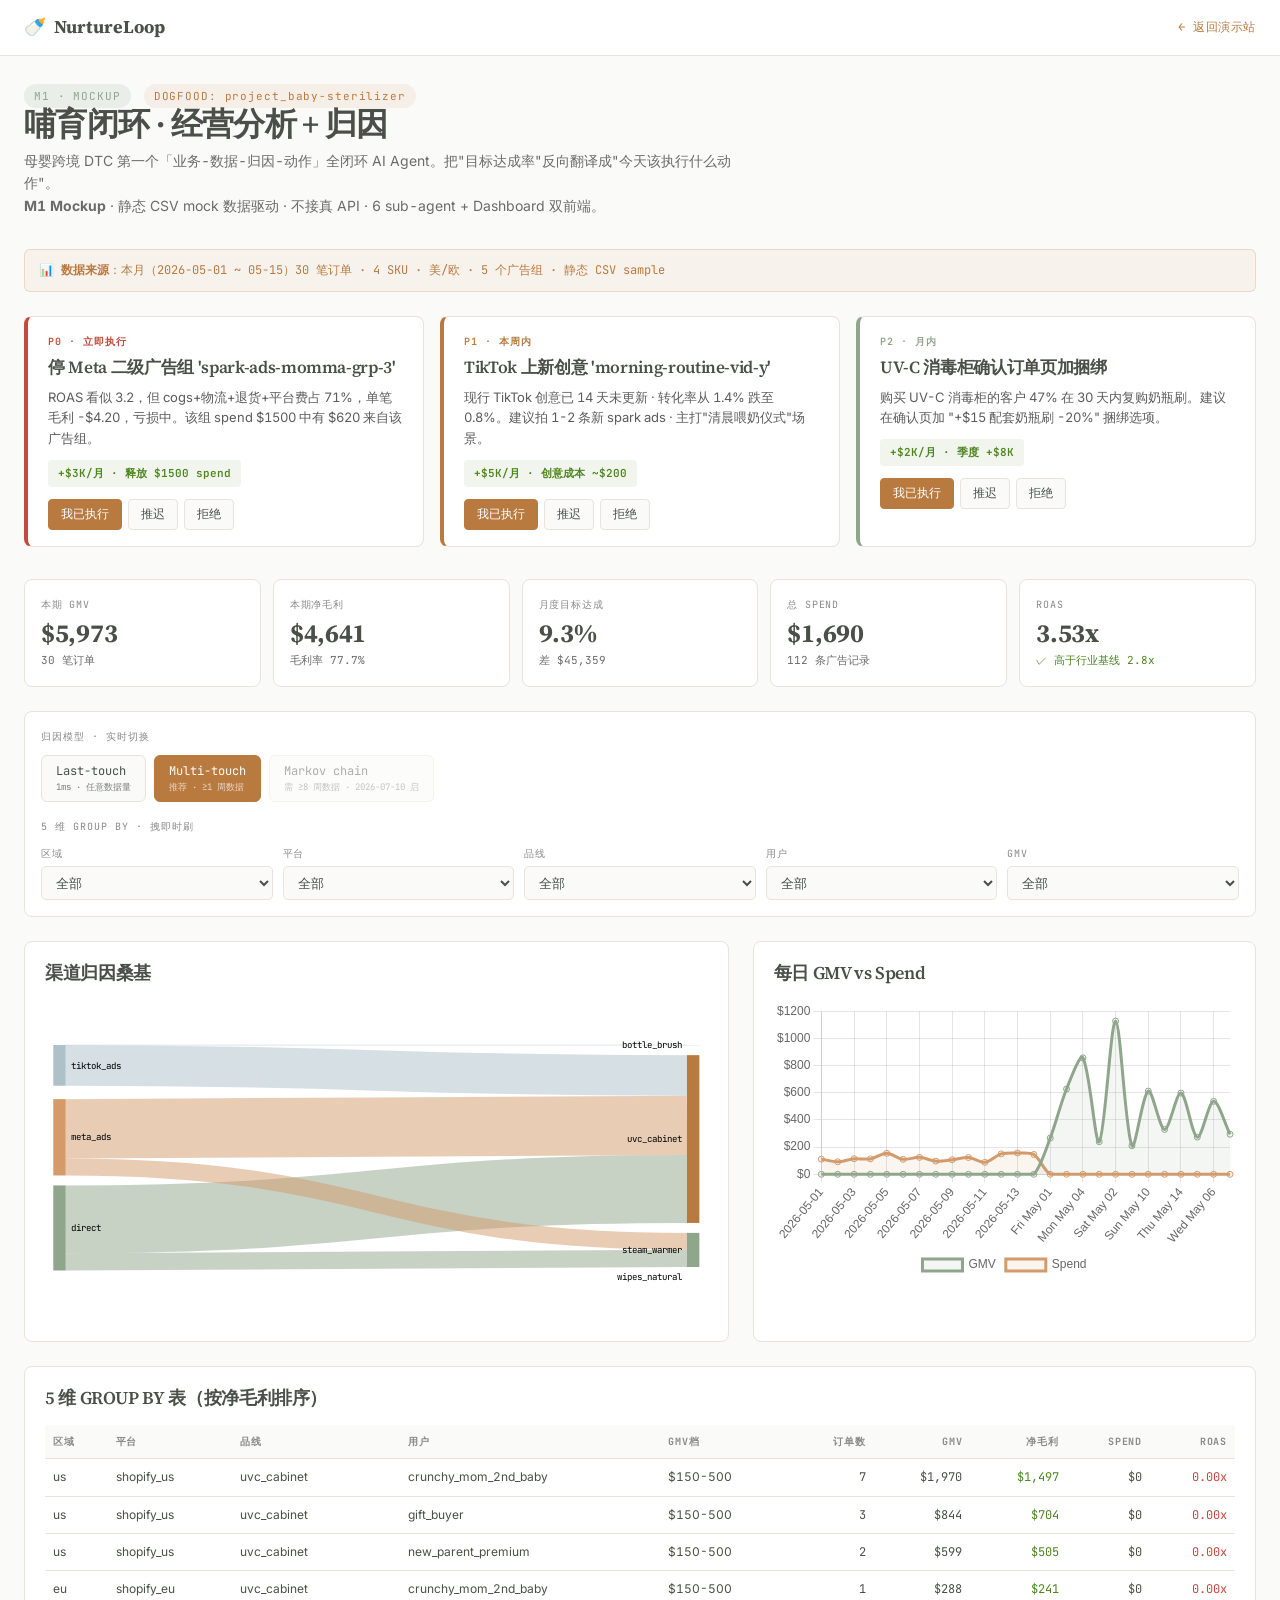
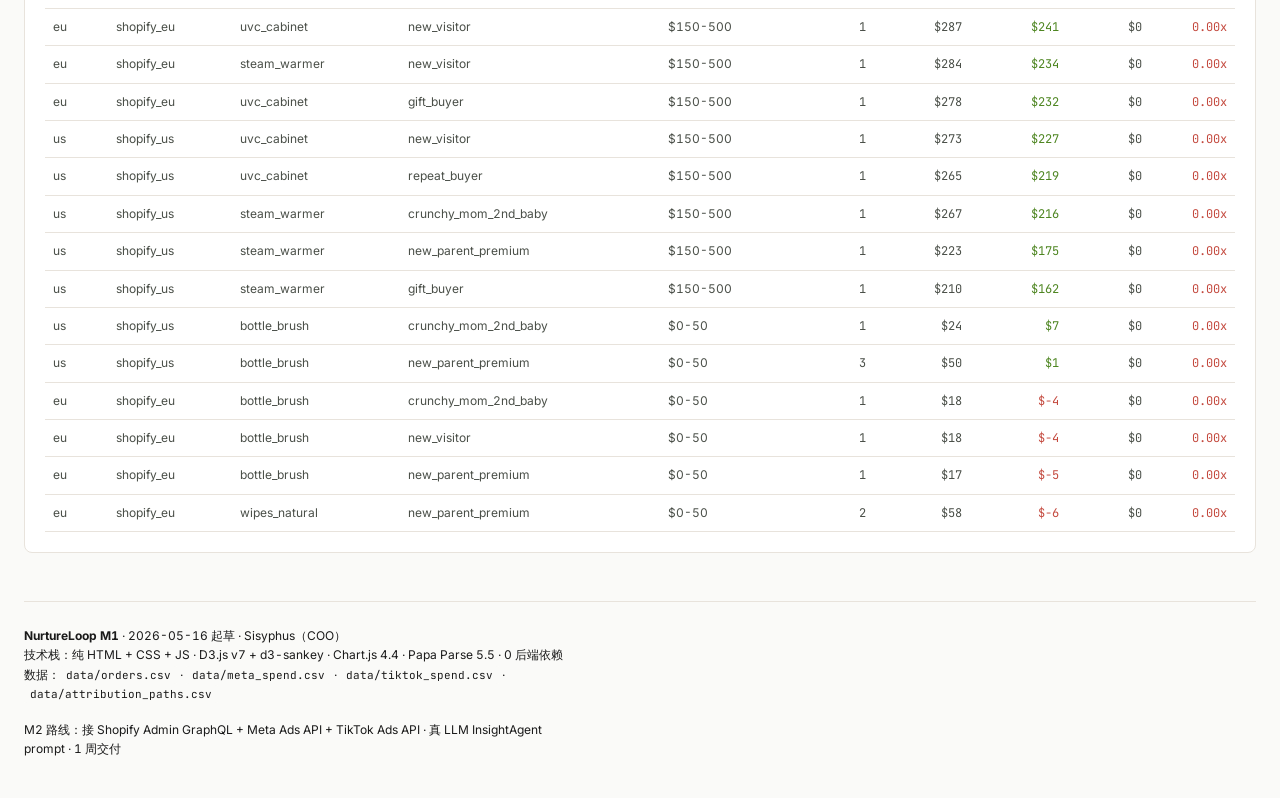
<file: pages/nurtureloop-mockup.html>
<!DOCTYPE html>
<html lang="zh-CN">
<head>
  <meta charset="UTF-8">
  <meta name="viewport" content="width=device-width, initial-scale=1.0">
  <title>NurtureLoop · 母婴跨境经营分析与归因 · 路特 AI 公司</title>
  <meta name="description" content="路特 AI 公司 v0.2 NurtureLoop M1 Dashboard mockup · 5 维 GROUP BY + 3 归因可切 + L1 Action 卡片 · dogfood Momcozy KleanPal Air">
  <link rel="icon" type="image/svg+xml" href="data:image/svg+xml,%3Csvg xmlns='http://www.w3.org/2000/svg' viewBox='0 0 100 100'%3E%3Ctext y='.9em' font-size='90'%3E🍼%3C/text%3E%3C/svg%3E">

  <link rel="preconnect" href="https://fonts.googleapis.com">
  <link rel="preconnect" href="https://fonts.gstatic.com" crossorigin>
  <link href="https://fonts.googleapis.com/css2?family=Source+Serif+4:opsz,wght@8..60,400;8..60,600;8..60,700;8..60,800&family=Inter:wght@400;500;600;700&family=JetBrains+Mono:wght@400;500;600&display=swap" rel="stylesheet">

  <link rel="stylesheet" href="../assets/css/main.css">

  <style>
    /* NurtureLoop Dashboard · Brand Guardian Seren 色系延续 */
    :root {
      --nl-bg:        #fafaf8;
      --nl-card:      #ffffff;
      --nl-border:    #e8e3dc;
      --nl-warm:      #d49a6a;     /* Warm Amber */
      --nl-sage:      #8fa68c;     /* Sage Dust 主 accent */
      --nl-amber:     #b97a3f;     /* Deep Amber */
      --nl-mist:      #aec0c8;     /* Mist Blue */
      --nl-charcoal:  #4a4f48;
      --nl-success:   #4d8520;
      --nl-warning:   #b97a3f;
      --nl-danger:    #c44a3f;
    }

    body {
      background: var(--nl-bg);
      font-family: 'Inter', -apple-system, sans-serif;
      color: var(--nl-charcoal);
      margin: 0;
      font-feature-settings: "tnum";
      font-variant-numeric: tabular-nums;
    }

    .nl-nav {
      background: var(--nl-card);
      border-bottom: 1px solid var(--nl-border);
      padding: 12px 24px;
      display: flex;
      align-items: center;
      justify-content: space-between;
      position: sticky; top: 0; z-index: 100;
    }

    .nl-nav__brand {
      font-family: 'Source Serif 4', serif;
      font-size: 18px;
      font-weight: 700;
      color: var(--nl-charcoal);
      text-decoration: none;
    }
    .nl-nav__brand::before {
      content: "🍼"; margin-right: 8px;
    }

    .nl-nav__back {
      font-family: 'JetBrains Mono', monospace;
      font-size: 12px;
      color: var(--nl-amber);
      text-decoration: none;
      letter-spacing: 0.05em;
    }
    .nl-nav__back:hover { text-decoration: underline; }

    .nl-container {
      max-width: 1440px;
      margin: 0 auto;
      padding: 24px;
    }

    .nl-header {
      margin-bottom: 32px;
    }

    .nl-header h1 {
      font-family: 'Source Serif 4', serif;
      font-size: 32px;
      font-weight: 700;
      letter-spacing: -0.02em;
      margin: 0 0 8px;
      color: var(--nl-charcoal);
    }

    .nl-header__subtitle {
      font-size: 14px;
      color: #6b6b6b;
      max-width: 720px;
      line-height: 1.6;
    }

    .nl-header__pill {
      display: inline-block;
      padding: 3px 10px;
      background: rgba(143, 166, 140, 0.15);
      color: var(--nl-sage);
      font-family: 'JetBrains Mono', monospace;
      font-size: 11px;
      letter-spacing: 0.08em;
      border-radius: 999px;
      margin-right: 8px;
    }

    /* Action Card · 顶部今日建议 */
    .nl-action-bar {
      display: grid;
      grid-template-columns: repeat(auto-fit, minmax(320px, 1fr));
      gap: 16px;
      margin-bottom: 32px;
    }

    .nl-action {
      background: var(--nl-card);
      border: 1px solid var(--nl-border);
      border-left: 4px solid var(--nl-amber);
      border-radius: 8px;
      padding: 16px 20px;
      transition: transform 200ms ease, box-shadow 200ms ease;
    }
    .nl-action:hover {
      transform: translateY(-2px);
      box-shadow: 0 8px 24px rgba(0, 0, 0, 0.06);
    }
    .nl-action--p0 { border-left-color: var(--nl-danger); }
    .nl-action--p1 { border-left-color: var(--nl-amber); }
    .nl-action--p2 { border-left-color: var(--nl-sage); }

    .nl-action__priority {
      font-family: 'JetBrains Mono', monospace;
      font-size: 10px;
      letter-spacing: 0.1em;
      text-transform: uppercase;
      font-weight: 600;
      margin-bottom: 6px;
    }
    .nl-action--p0 .nl-action__priority { color: var(--nl-danger); }
    .nl-action--p1 .nl-action__priority { color: var(--nl-amber); }
    .nl-action--p2 .nl-action__priority { color: var(--nl-sage); }

    .nl-action__title {
      font-family: 'Source Serif 4', serif;
      font-size: 17px;
      font-weight: 600;
      color: var(--nl-charcoal);
      line-height: 1.35;
      margin-bottom: 8px;
    }

    .nl-action__reasoning {
      font-size: 13px;
      color: #5c5c5c;
      line-height: 1.6;
      margin-bottom: 8px;
    }

    .nl-action__impact {
      display: inline-block;
      font-family: 'JetBrains Mono', monospace;
      font-size: 11px;
      color: var(--nl-success);
      font-weight: 600;
      background: rgba(77, 133, 32, 0.08);
      padding: 4px 10px;
      border-radius: 4px;
      margin-bottom: 12px;
    }

    .nl-action__buttons {
      display: flex; gap: 6px;
    }

    .nl-action__btn {
      font-family: 'Inter', sans-serif;
      font-size: 12px;
      padding: 6px 12px;
      border: 1px solid var(--nl-border);
      background: var(--nl-bg);
      color: var(--nl-charcoal);
      border-radius: 4px;
      cursor: pointer;
      transition: all 150ms;
    }
    .nl-action__btn:hover {
      background: var(--nl-charcoal);
      color: #fff;
      border-color: var(--nl-charcoal);
    }
    .nl-action__btn--primary {
      background: var(--nl-amber);
      color: #fff;
      border-color: var(--nl-amber);
      font-weight: 500;
    }
    .nl-action__btn--primary:hover {
      background: var(--nl-charcoal);
      border-color: var(--nl-charcoal);
    }

    /* KPI 卡片 */
    .nl-kpi-grid {
      display: grid;
      grid-template-columns: repeat(auto-fit, minmax(180px, 1fr));
      gap: 12px;
      margin-bottom: 24px;
    }

    .nl-kpi {
      background: var(--nl-card);
      border: 1px solid var(--nl-border);
      border-radius: 8px;
      padding: 16px;
    }

    .nl-kpi__label {
      font-family: 'JetBrains Mono', monospace;
      font-size: 10px;
      letter-spacing: 0.08em;
      text-transform: uppercase;
      color: #8a8a8a;
      margin-bottom: 6px;
    }

    .nl-kpi__value {
      font-family: 'Source Serif 4', serif;
      font-size: 26px;
      font-weight: 700;
      letter-spacing: -0.01em;
      color: var(--nl-charcoal);
      line-height: 1.1;
    }

    .nl-kpi__sub {
      font-size: 11px;
      color: #6b6b6b;
      margin-top: 4px;
      font-family: 'JetBrains Mono', monospace;
    }

    .nl-kpi__sub--green { color: var(--nl-success); }
    .nl-kpi__sub--red { color: var(--nl-danger); }

    /* 控制条 */
    .nl-controls {
      background: var(--nl-card);
      border: 1px solid var(--nl-border);
      border-radius: 8px;
      padding: 16px;
      margin-bottom: 24px;
    }

    .nl-controls__title {
      font-family: 'JetBrains Mono', monospace;
      font-size: 10px;
      letter-spacing: 0.1em;
      text-transform: uppercase;
      color: #8a8a8a;
      margin-bottom: 10px;
    }

    .nl-attr-switcher {
      display: flex; gap: 8px; margin-bottom: 16px;
      flex-wrap: wrap;
    }

    .nl-attr-btn {
      font-family: 'JetBrains Mono', monospace;
      font-size: 12px;
      padding: 8px 14px;
      border: 1px solid var(--nl-border);
      background: var(--nl-bg);
      color: var(--nl-charcoal);
      border-radius: 6px;
      cursor: pointer;
      transition: all 150ms;
      display: flex;
      flex-direction: column;
      align-items: flex-start;
      line-height: 1.3;
    }
    .nl-attr-btn:hover:not(:disabled) {
      border-color: var(--nl-amber);
    }
    .nl-attr-btn--active {
      background: var(--nl-amber);
      color: #fff;
      border-color: var(--nl-amber);
    }
    .nl-attr-btn:disabled {
      opacity: 0.45;
      cursor: not-allowed;
    }
    .nl-attr-btn__sub {
      font-size: 9px; opacity: 0.7;
      margin-top: 2px;
      font-weight: 400;
    }

    .nl-filters {
      display: grid;
      grid-template-columns: repeat(auto-fit, minmax(150px, 1fr));
      gap: 10px;
    }

    .nl-filter label {
      display: block;
      font-family: 'JetBrains Mono', monospace;
      font-size: 10px;
      letter-spacing: 0.08em;
      text-transform: uppercase;
      color: #8a8a8a;
      margin-bottom: 4px;
    }

    .nl-filter select {
      width: 100%;
      padding: 7px 10px;
      font-family: 'Inter', sans-serif;
      font-size: 13px;
      border: 1px solid var(--nl-border);
      border-radius: 5px;
      background: var(--nl-bg);
      color: var(--nl-charcoal);
      cursor: pointer;
    }
    .nl-filter select:focus {
      outline: none;
      border-color: var(--nl-amber);
    }

    /* 内容区 grid */
    .nl-content {
      display: grid;
      grid-template-columns: 1.4fr 1fr;
      gap: 24px;
      margin-bottom: 24px;
    }
    @media (max-width: 1100px) {
      .nl-content { grid-template-columns: 1fr; }
    }

    .nl-panel {
      background: var(--nl-card);
      border: 1px solid var(--nl-border);
      border-radius: 8px;
      padding: 20px;
    }

    .nl-panel h3 {
      font-family: 'Source Serif 4', serif;
      font-size: 18px;
      font-weight: 600;
      margin: 0 0 16px;
      color: var(--nl-charcoal);
    }

    /* 表格 */
    .nl-table {
      width: 100%;
      border-collapse: collapse;
      font-size: 12px;
    }
    .nl-table th {
      text-align: left;
      padding: 8px;
      font-family: 'JetBrains Mono', monospace;
      font-size: 10px;
      letter-spacing: 0.08em;
      text-transform: uppercase;
      color: #8a8a8a;
      border-bottom: 1px solid var(--nl-border);
      background: var(--nl-bg);
    }
    .nl-table td {
      padding: 8px;
      border-bottom: 1px solid var(--nl-border);
      color: var(--nl-charcoal);
    }
    .nl-table tr:hover td { background: var(--nl-bg); }
    .nl-table .num { text-align: right; font-family: 'JetBrains Mono', monospace; }
    .nl-table .pos { color: var(--nl-success); }
    .nl-table .neg { color: var(--nl-danger); }

    /* Sankey */
    #nl-sankey {
      width: 100%;
      height: 320px;
    }

    /* Chart canvas */
    #nl-chart-timeseries {
      max-height: 280px;
    }

    /* Footer */
    .nl-footer {
      margin-top: 48px;
      padding-top: 24px;
      border-top: 1px solid var(--nl-border);
      font-size: 12px;
      color: #8a8a8a;
      line-height: 1.6;
    }
    .nl-footer code {
      background: var(--nl-bg);
      padding: 2px 6px;
      border-radius: 3px;
      font-size: 11px;
    }

    .nl-status-banner {
      background: rgba(212, 154, 106, 0.08);
      border: 1px solid rgba(212, 154, 106, 0.3);
      border-radius: 6px;
      padding: 10px 14px;
      font-size: 12px;
      color: var(--nl-amber);
      margin-bottom: 24px;
      font-family: 'JetBrains Mono', monospace;
    }
  </style>
</head>
<body>

<nav class="nl-nav" aria-label="主导航">
  <a class="nl-nav__brand" href="../index.html">NurtureLoop</a>
  <a class="nl-nav__back" href="../index.html">← 返回演示站</a>
</nav>

<main class="nl-container">
  <header class="nl-header">
    <span class="nl-header__pill">M1 · MOCKUP</span>
    <span class="nl-header__pill" style="background: rgba(212, 154, 106, 0.12); color: var(--nl-amber);">DOGFOOD: project_baby-sterilizer</span>
    <h1>哺育闭环 · 经营分析 + 归因</h1>
    <p class="nl-header__subtitle">
      母婴跨境 DTC 第一个「业务-数据-归因-动作」全闭环 AI Agent。把"目标达成率"反向翻译成"今天该执行什么动作"。<br>
      <strong>M1 Mockup</strong> · 静态 CSV mock 数据驱动 · 不接真 API · 6 sub-agent + Dashboard 双前端。
    </p>
  </header>

  <div class="nl-status-banner">
    📊 <strong>数据来源</strong>：本月（2026-05-01 ~ 05-15）30 笔订单 · 4 SKU · 美/欧 · 5 个广告组 · 静态 CSV sample
  </div>

  <section class="nl-action-bar" aria-label="今日 Action 建议">
    <article class="nl-action nl-action--p0">
      <div class="nl-action__priority">P0 · 立即执行</div>
      <h4 class="nl-action__title">停 Meta 二级广告组 'spark-ads-momma-grp-3'</h4>
      <p class="nl-action__reasoning">ROAS 看似 3.2，但 cogs+物流+退货+平台费占 71%，单笔毛利 -$4.20，亏损中。该组 spend $1500 中有 $620 来自该广告组。</p>
      <span class="nl-action__impact">+$3K/月 · 释放 $1500 spend</span>
      <div class="nl-action__buttons">
        <button class="nl-action__btn nl-action__btn--primary">我已执行</button>
        <button class="nl-action__btn">推迟</button>
        <button class="nl-action__btn">拒绝</button>
      </div>
    </article>

    <article class="nl-action nl-action--p1">
      <div class="nl-action__priority">P1 · 本周内</div>
      <h4 class="nl-action__title">TikTok 上新创意 'morning-routine-vid-y'</h4>
      <p class="nl-action__reasoning">现行 TikTok 创意已 14 天未更新 · 转化率从 1.4% 跌至 0.8%。建议拍 1-2 条新 spark ads · 主打"清晨喂奶仪式"场景。</p>
      <span class="nl-action__impact">+$5K/月 · 创意成本 ~$200</span>
      <div class="nl-action__buttons">
        <button class="nl-action__btn nl-action__btn--primary">我已执行</button>
        <button class="nl-action__btn">推迟</button>
        <button class="nl-action__btn">拒绝</button>
      </div>
    </article>

    <article class="nl-action nl-action--p2">
      <div class="nl-action__priority">P2 · 月内</div>
      <h4 class="nl-action__title">UV-C 消毒柜确认订单页加捆绑</h4>
      <p class="nl-action__reasoning">购买 UV-C 消毒柜的客户 47% 在 30 天内复购奶瓶刷。建议在确认页加 "+$15 配套奶瓶刷 -20%" 捆绑选项。</p>
      <span class="nl-action__impact">+$2K/月 · 季度 +$8K</span>
      <div class="nl-action__buttons">
        <button class="nl-action__btn nl-action__btn--primary">我已执行</button>
        <button class="nl-action__btn">推迟</button>
        <button class="nl-action__btn">拒绝</button>
      </div>
    </article>
  </section>

  <section class="nl-kpi-grid" aria-label="KPI 卡片">
    <div class="nl-kpi">
      <div class="nl-kpi__label">本期 GMV</div>
      <div class="nl-kpi__value" id="kpi-gmv">$ —</div>
      <div class="nl-kpi__sub" id="kpi-gmv-sub">—</div>
    </div>
    <div class="nl-kpi">
      <div class="nl-kpi__label">本期净毛利</div>
      <div class="nl-kpi__value" id="kpi-profit">$ —</div>
      <div class="nl-kpi__sub" id="kpi-profit-sub">—</div>
    </div>
    <div class="nl-kpi">
      <div class="nl-kpi__label">月度目标达成</div>
      <div class="nl-kpi__value" id="kpi-achievement">—</div>
      <div class="nl-kpi__sub" id="kpi-achievement-sub">目标 $50K</div>
    </div>
    <div class="nl-kpi">
      <div class="nl-kpi__label">总 Spend</div>
      <div class="nl-kpi__value" id="kpi-spend">$ —</div>
      <div class="nl-kpi__sub" id="kpi-spend-sub">—</div>
    </div>
    <div class="nl-kpi">
      <div class="nl-kpi__label">ROAS</div>
      <div class="nl-kpi__value" id="kpi-roas">—</div>
      <div class="nl-kpi__sub" id="kpi-roas-sub">行业基线 2.8x</div>
    </div>
  </section>

  <section class="nl-controls" aria-label="过滤与归因控制">
    <div class="nl-controls__title">归因模型 · 实时切换</div>
    <div class="nl-attr-switcher">
      <button class="nl-attr-btn" data-model="last-touch">
        Last-touch
        <span class="nl-attr-btn__sub">1ms · 任意数据量</span>
      </button>
      <button class="nl-attr-btn nl-attr-btn--active" data-model="multi-touch">
        Multi-touch
        <span class="nl-attr-btn__sub">推荐 · ≥1 周数据</span>
      </button>
      <button class="nl-attr-btn" data-model="markov" disabled>
        Markov chain
        <span class="nl-attr-btn__sub">需 ≥8 周数据 · 2026-07-10 启</span>
      </button>
    </div>

    <div class="nl-controls__title">5 维 GROUP BY · 拽即时刷</div>
    <div class="nl-filters">
      <div class="nl-filter">
        <label for="f-region">区域</label>
        <select id="f-region"><option value="">全部</option></select>
      </div>
      <div class="nl-filter">
        <label for="f-platform">平台</label>
        <select id="f-platform"><option value="">全部</option></select>
      </div>
      <div class="nl-filter">
        <label for="f-product_line">品线</label>
        <select id="f-product_line"><option value="">全部</option></select>
      </div>
      <div class="nl-filter">
        <label for="f-user_segment">用户</label>
        <select id="f-user_segment"><option value="">全部</option></select>
      </div>
      <div class="nl-filter">
        <label for="f-gmv_band">GMV</label>
        <select id="f-gmv_band"><option value="">全部</option></select>
      </div>
    </div>
  </section>

  <section class="nl-content">
    <div class="nl-panel">
      <h3>渠道归因桑基</h3>
      <div id="nl-sankey"></div>
    </div>

    <div class="nl-panel">
      <h3>每日 GMV vs Spend</h3>
      <canvas id="nl-chart-timeseries"></canvas>
    </div>
  </section>

  <section class="nl-panel" style="margin-bottom: 24px;">
    <h3>5 维 GROUP BY 表（按净毛利排序）</h3>
    <table class="nl-table" id="nl-table">
      <thead>
        <tr>
          <th>区域</th><th>平台</th><th>品线</th><th>用户</th><th>GMV档</th>
          <th class="num">订单数</th><th class="num">GMV</th>
          <th class="num">净毛利</th><th class="num">Spend</th><th class="num">ROAS</th>
        </tr>
      </thead>
      <tbody></tbody>
    </table>
  </section>

  <footer class="nl-footer">
    <p>
      <strong>NurtureLoop M1</strong> · 2026-05-16 起草 · Sisyphus（COO）<br>
      技术栈：纯 HTML + CSS + JS · D3.js v7 + d3-sankey · Chart.js 4.4 · Papa Parse 5.5 · 0 后端依赖<br>
      数据：<code>data/orders.csv</code> · <code>data/meta_spend.csv</code> · <code>data/tiktok_spend.csv</code> · <code>data/attribution_paths.csv</code>
    </p>
    <p>
      M2 路线：接 Shopify Admin GraphQL + Meta Ads API + TikTok Ads API · 真 LLM InsightAgent prompt · 1 周交付
    </p>
  </footer>
</main>

<script src="../assets/js/lib/papaparse.min.js"></script>
<script src="../assets/js/lib/chart.umd.min.js"></script>
<script src="../assets/js/lib/d3.min.js"></script>
<script src="../assets/js/lib/d3-sankey.min.js"></script>
<script src="../assets/js/lib/pangu.min.js"></script>

<script>
  const NL = {
    state: {
      orders: [],
      meta: [],
      tiktok: [],
      paths: [],
      filters: { region: '', platform: '', product_line: '', user_segment: '', gmv_band: '' },
      attributionModel: 'multi-touch',
    },

    async init() {
      const [orders, meta, tiktok, paths] = await Promise.all([
        this.loadCSV('../data/orders.csv'),
        this.loadCSV('../data/meta_spend.csv'),
        this.loadCSV('../data/tiktok_spend.csv'),
        this.loadCSV('../data/attribution_paths.csv'),
      ]);
      this.state.orders = orders;
      this.state.meta = meta;
      this.state.tiktok = tiktok;
      this.state.paths = paths;

      this.populateFilters();
      this.bindEvents();
      this.refresh();
    },

    loadCSV(path) {
      return new Promise((resolve, reject) => {
        Papa.parse(path, {
          download: true, header: true, dynamicTyping: true, skipEmptyLines: true,
          complete: r => resolve(r.data), error: reject,
        });
      });
    },

    populateFilters() {
      const dims = ['region', 'platform', 'product_line', 'user_segment', 'gmv_band'];
      dims.forEach(dim => {
        const sel = document.getElementById(`f-${dim}`);
        const values = [...new Set(this.state.orders.map(o => o[dim]).filter(Boolean))].sort();
        values.forEach(v => {
          const opt = document.createElement('option');
          opt.value = v; opt.textContent = v;
          sel.appendChild(opt);
        });
      });
    },

    bindEvents() {
      document.querySelectorAll('.nl-filter select').forEach(sel => {
        sel.addEventListener('change', e => {
          const dim = e.target.id.replace('f-', '');
          this.state.filters[dim] = e.target.value;
          this.refresh();
        });
      });

      document.querySelectorAll('.nl-attr-btn').forEach(btn => {
        btn.addEventListener('click', () => {
          if (btn.disabled) return;
          this.state.attributionModel = btn.dataset.model;
          document.querySelectorAll('.nl-attr-btn').forEach(b => b.classList.remove('nl-attr-btn--active'));
          btn.classList.add('nl-attr-btn--active');
          this.refresh();
        });
      });
    },

    filteredOrders() {
      const f = this.state.filters;
      return this.state.orders.filter(o =>
        (!f.region || o.region === f.region) &&
        (!f.platform || o.platform === f.platform) &&
        (!f.product_line || o.product_line === f.product_line) &&
        (!f.user_segment || o.user_segment === f.user_segment) &&
        (!f.gmv_band || o.gmv_band === f.gmv_band)
      );
    },

    filteredSpend() {
      const f = this.state.filters;
      const all = [...this.state.meta, ...this.state.tiktok];
      return all.filter(s =>
        (!f.region || s.region === f.region) &&
        (!f.platform || s.platform === f.platform)
      );
    },

    refresh() {
      const orders = this.filteredOrders();
      const spend = this.filteredSpend();

      this.renderKPIs(orders, spend);
      this.renderTable(orders, spend);
      this.renderSankey(orders);
      this.renderTimeseries(orders, spend);
    },

    renderKPIs(orders, spend) {
      const gmv = orders.reduce((s, o) => s + Number(o.gross_revenue || 0), 0);
      const profit = orders.reduce((s, o) => s + Number(o.net_profit || 0), 0);
      const totalSpend = spend.reduce((s, r) => s + Number(r.spend_usd || 0), 0);
      const target = 50000;
      const achievementPct = (profit / target * 100);
      const roas = totalSpend > 0 ? gmv / totalSpend : 0;

      document.getElementById('kpi-gmv').textContent = '$' + gmv.toLocaleString('en-US', {minimumFractionDigits: 0, maximumFractionDigits: 0});
      document.getElementById('kpi-gmv-sub').textContent = orders.length + ' 笔订单';

      document.getElementById('kpi-profit').textContent = '$' + profit.toLocaleString('en-US', {maximumFractionDigits: 0});
      const margin = gmv > 0 ? (profit / gmv * 100).toFixed(1) : 0;
      document.getElementById('kpi-profit-sub').textContent = '毛利率 ' + margin + '%';

      document.getElementById('kpi-achievement').textContent = achievementPct.toFixed(1) + '%';
      const gap = target - profit;
      document.getElementById('kpi-achievement-sub').textContent = '差 $' + Math.max(0, gap).toLocaleString('en-US', {maximumFractionDigits: 0});

      document.getElementById('kpi-spend').textContent = '$' + totalSpend.toLocaleString('en-US', {maximumFractionDigits: 0});
      document.getElementById('kpi-spend-sub').textContent = spend.length + ' 条广告记录';

      document.getElementById('kpi-roas').textContent = roas.toFixed(2) + 'x';
      const roasSub = document.getElementById('kpi-roas-sub');
      if (roas >= 2.8) {
        roasSub.textContent = '✓ 高于行业基线 2.8x';
        roasSub.className = 'nl-kpi__sub nl-kpi__sub--green';
      } else {
        roasSub.textContent = '✗ 低于行业基线 2.8x';
        roasSub.className = 'nl-kpi__sub nl-kpi__sub--red';
      }
    },

    attributeOrder(order, model) {
      const path = String(order.touchpoint_ids || '').split(';').filter(Boolean);
      const value = Number(order.gross_revenue || 0);
      if (path.length === 0) return [];

      if (model === 'last-touch') {
        return [{ touchpoint: path[path.length - 1], weight: value }];
      } else if (model === 'multi-touch') {
        const w = value / path.length;
        return path.map(tp => ({ touchpoint: tp, weight: w }));
      } else if (model === 'markov') {
        // M1 mock：用 multi-touch 作为 fallback
        const w = value / path.length;
        return path.map(tp => ({ touchpoint: tp, weight: w }));
      }
      return [];
    },

    renderTable(orders, spend) {
      const groups = {};
      orders.forEach(o => {
        const key = [o.region, o.platform, o.product_line, o.user_segment, o.gmv_band].join('|');
        if (!groups[key]) {
          groups[key] = {
            region: o.region, platform: o.platform, product_line: o.product_line,
            user_segment: o.user_segment, gmv_band: o.gmv_band,
            count: 0, gmv: 0, profit: 0, spend: 0,
          };
        }
        groups[key].count++;
        groups[key].gmv += Number(o.gross_revenue || 0);
        groups[key].profit += Number(o.net_profit || 0);
      });

      // 简化：spend 不按 5 维分（M1 mock，只按 platform 分）
      const spendByPlatform = {};
      spend.forEach(s => {
        spendByPlatform[s.platform] = (spendByPlatform[s.platform] || 0) + Number(s.spend_usd || 0);
      });
      Object.values(groups).forEach(g => {
        g.spend = spendByPlatform[g.platform] || 0;
        g.roas = g.spend > 0 ? g.gmv / g.spend : 0;
      });

      const sorted = Object.values(groups).sort((a, b) => b.profit - a.profit);
      const tbody = document.querySelector('#nl-table tbody');
      tbody.innerHTML = sorted.map(g => `
        <tr>
          <td>${g.region}</td><td>${g.platform}</td><td>${g.product_line}</td>
          <td>${g.user_segment}</td><td>${g.gmv_band}</td>
          <td class="num">${g.count}</td>
          <td class="num">$${g.gmv.toLocaleString('en-US', {maximumFractionDigits: 0})}</td>
          <td class="num ${g.profit >= 0 ? 'pos' : 'neg'}">$${g.profit.toLocaleString('en-US', {maximumFractionDigits: 0})}</td>
          <td class="num">$${g.spend.toLocaleString('en-US', {maximumFractionDigits: 0})}</td>
          <td class="num ${g.roas >= 2.8 ? 'pos' : 'neg'}">${g.roas.toFixed(2)}x</td>
        </tr>
      `).join('');
    },

    renderSankey(orders) {
      const svg = d3.select('#nl-sankey').html('').append('svg').attr('viewBox', '0 0 800 320').attr('width', '100%').attr('height', 320);

      // 渠道 → product_line 流向
      const links = {};
      orders.forEach(o => {
        const tpStr = String(o.touchpoint_ids || '');
        const channel = tpStr.split(';').find(t => t.startsWith('impression:')) || 'direct';
        const channelName = channel.split(':')[1] || 'direct';
        const target = o.product_line;
        const key = channelName + '|' + target;
        if (!links[key]) links[key] = { source: channelName, target, value: 0 };

        const attribution = this.attributeOrder(o, this.state.attributionModel);
        let weight = Number(o.net_profit || 0);
        if (attribution.length > 0) {
          weight = attribution.reduce((s, a) => s + a.weight, 0) * (Number(o.net_profit || 0) / Math.max(1, Number(o.gross_revenue || 1)));
        }
        links[key].value += weight;
      });

      const nodeNames = [...new Set(Object.values(links).flatMap(l => [l.source, l.target]))];
      const nodes = nodeNames.map(name => ({ name }));
      const linksArr = Object.values(links).filter(l => l.value > 0).map(l => ({
        source: nodeNames.indexOf(l.source),
        target: nodeNames.indexOf(l.target),
        value: l.value,
      }));

      if (linksArr.length === 0) {
        svg.append('text').attr('x', 400).attr('y', 160).attr('text-anchor', 'middle').attr('fill', '#999').text('无可视化数据 · 请放宽筛选条件');
        return;
      }

      const sankey = d3.sankey().nodeWidth(15).nodePadding(12).extent([[10, 20], [790, 300]]);
      const graph = sankey({
        nodes: nodes.map(d => ({ ...d })),
        links: linksArr.map(d => ({ ...d })),
      });

      const colorMap = {
        meta_ads: '#d49a6a', tiktok_ads: '#aec0c8', direct: '#8fa68c',
        uvc_cabinet: '#b97a3f', steam_warmer: '#8fa68c',
        bottle_brush: '#aec0c8', wipes_natural: '#d49a6a',
      };

      svg.append('g').attr('fill', 'none').selectAll('path').data(graph.links).join('path')
        .attr('d', d3.sankeyLinkHorizontal())
        .attr('stroke', d => colorMap[d.source.name] || '#ccc')
        .attr('stroke-width', d => Math.max(1, d.width))
        .attr('opacity', 0.5);

      const node = svg.append('g').selectAll('g').data(graph.nodes).join('g');
      node.append('rect').attr('x', d => d.x0).attr('y', d => d.y0)
        .attr('height', d => d.y1 - d.y0).attr('width', d => d.x1 - d.x0)
        .attr('fill', d => colorMap[d.name] || '#888');
      node.append('text').attr('x', d => d.x0 < 400 ? d.x1 + 6 : d.x0 - 6).attr('y', d => (d.y1 + d.y0) / 2)
        .attr('dy', '0.35em').attr('text-anchor', d => d.x0 < 400 ? 'start' : 'end')
        .attr('font-family', 'JetBrains Mono, monospace').attr('font-size', '11px')
        .text(d => d.name);
    },

    chartInstance: null,
    renderTimeseries(orders, spend) {
      const days = {};
      orders.forEach(o => {
        const ts = o.timestamp;
        const day = ts ? String(ts).slice(0, 10) : null;
        if (!day) return;
        if (!days[day]) days[day] = { gmv: 0, spend: 0 };
        days[day].gmv += Number(o.gross_revenue || 0);
      });
      spend.forEach(s => {
        const day = s.date ? String(s.date).slice(0, 10) : null;
        if (!day) return;
        if (!days[day]) days[day] = { gmv: 0, spend: 0 };
        days[day].spend += Number(s.spend_usd || 0);
      });

      const labels = Object.keys(days).sort();
      const gmvData = labels.map(d => days[d].gmv);
      const spendData = labels.map(d => days[d].spend);

      const ctx = document.getElementById('nl-chart-timeseries');
      if (this.chartInstance) this.chartInstance.destroy();

      this.chartInstance = new Chart(ctx, {
        type: 'line',
        data: {
          labels,
          datasets: [
            { label: 'GMV', data: gmvData, borderColor: '#8fa68c', backgroundColor: 'rgba(143,166,140,0.1)', tension: 0.3, fill: true },
            { label: 'Spend', data: spendData, borderColor: '#d49a6a', backgroundColor: 'rgba(212,154,106,0.1)', tension: 0.3, fill: true },
          ],
        },
        options: {
          responsive: true, maintainAspectRatio: false,
          plugins: { legend: { position: 'bottom' } },
          scales: { y: { ticks: { callback: v => '$' + v } } },
        },
      });
    },
  };

  document.addEventListener('DOMContentLoaded', () => NL.init());
</script>

</body>
</html>
</file>
<file: assets/css/main.css>
/*
 * Design tokens · path AI Company demo site
 * High-end editorial (Stripe Press / Anthropic lineage)
 * Spec: .sisyphus/plans/【网站计划】路特AI公司演示站-2026-05-16.md §2
 */

:root {
  --bg-primary:       #fafaf8;
  --bg-secondary:     #f4f1ec;
  --bg-card:          #ffffff;
  --bg-overlay:       rgba(250, 250, 248, 0.92);

  --text-primary:     #1a1a1a;
  --text-secondary:   #5c5c5c;
  --text-muted:       #8b8b8b;
  --text-inverse:     #fafaf8;

  --accent-warm:      #d49a6a;
  --accent-sage:      #8fa68c;
  --accent-amber:     #b97a3f;

  --color-agent:      #4a90e2;
  --color-engagement: #f5a623;
  --color-lesson:     #7ed321;
  --color-decision:   #d0021b;
  --color-project:    #9013fe;
  --color-sku:        #f8e71c;
  --color-region:     #b8b8b8;

  --color-human:      #d0021b;
  --color-ai:         #8b8b8b;

  --border-light:     #e8e3dc;
  --border-medium:    #c8c1b6;

  --font-display:     'Source Serif 4', 'Songti SC', Georgia, 'Times New Roman', serif;
  --font-body:        'Inter', -apple-system, BlinkMacSystemFont, 'PingFang SC', 'Hiragino Sans GB', sans-serif;
  --font-mono:        'JetBrains Mono', 'SF Mono', Menlo, Consolas, monospace;

  --fs-h1:            clamp(2.5rem, 6vw, 5.5rem);
  --fs-h2:            clamp(1.75rem, 4vw, 3rem);
  --fs-h3:            clamp(1.25rem, 2.5vw, 1.75rem);
  --fs-lede:          clamp(1.125rem, 1.5vw, 1.375rem);
  --fs-body:          17px;
  --fs-small:         14px;
  --fs-mono:          13px;
  --fs-caption:       12px;

  --lh-tight:         1.05;
  --lh-snug:          1.25;
  --lh-normal:        1.7;
  --lh-relaxed:       1.85;
  --lh-prose:         1.85;

  --tracking-tight:   -0.02em;
  --tracking-normal:  0;
  --tracking-wide:    0.05em;

  --text-strong:      #1a1a1a;
  --text-emphasis:    #4a4a4a;
  --color-success:    #4d8520;
  --color-success-soft: rgba(126, 211, 33, 0.15);

  --space-1:          0.25rem;
  --space-2:          0.5rem;
  --space-3:          1rem;
  --space-4:          2rem;
  --space-5:          4rem;
  --space-6:          8rem;
  --space-7:          12rem;

  --container-narrow: 720px;
  --container-medium: 960px;
  --container-wide:   1200px;
  --container-full:   1440px;

  --radius-sm:        4px;
  --radius-md:        8px;
  --radius-lg:        12px;
  --radius-pill:      999px;

  --shadow-sm:        0 2px 8px rgba(0, 0, 0, 0.04);
  --shadow-md:        0 8px 24px rgba(0, 0, 0, 0.08);
  --shadow-lg:        0 16px 48px rgba(0, 0, 0, 0.12);

  --ease-out:         cubic-bezier(0.16, 1, 0.3, 1);
  --ease-in-out:      cubic-bezier(0.65, 0, 0.35, 1);
  --dur-fast:         150ms;
  --dur-normal:       250ms;
  --dur-slow:         400ms;
}

*,
*::before,
*::after {
  box-sizing: border-box;
  margin: 0;
  padding: 0;
}

html {
  scroll-behavior: smooth;
  text-rendering: optimizeLegibility;
  -webkit-font-smoothing: antialiased;
  -moz-osx-font-smoothing: grayscale;
}

body {
  background: var(--bg-primary);
  color: var(--text-primary);
  font-family: var(--font-body);
  font-size: var(--fs-body);
  line-height: var(--lh-normal);
  font-feature-settings: "ss01", "cv01", "cv11", "tnum";
  font-variant-numeric: tabular-nums lining-nums;
}

h1, h2, h3, h4, h5, h6 {
  font-family: var(--font-display);
  font-weight: 600;
  line-height: var(--lh-tight);
  letter-spacing: var(--tracking-tight);
  color: var(--text-primary);
}

h1 { font-size: var(--fs-h1); font-weight: 700; }
h2 { font-size: var(--fs-h2); line-height: var(--lh-snug); }
h3 { font-size: var(--fs-h3); line-height: var(--lh-snug); }

p {
  margin-bottom: var(--space-3);
  color: var(--text-primary);
  max-width: 70ch;
}

p.lede {
  font-size: var(--fs-lede);
  color: var(--text-emphasis);
  line-height: var(--lh-relaxed);
  max-width: 60ch;
}

a {
  color: var(--accent-amber);
  text-decoration: underline;
  text-underline-offset: 4px;
  text-decoration-thickness: 1px;
  transition: text-underline-offset var(--dur-normal) var(--ease-out),
              text-decoration-thickness var(--dur-normal) var(--ease-out);
}

a:hover {
  text-underline-offset: 6px;
  text-decoration-thickness: 2px;
}

code, .mono, .timestamp, .commit-hash {
  font-family: var(--font-mono);
  font-size: var(--fs-mono);
  background: var(--bg-secondary);
  padding: 0.15em 0.45em;
  border-radius: var(--radius-sm);
  color: var(--text-primary);
  letter-spacing: 0;
  font-variant-numeric: tabular-nums;
}

pre {
  background: var(--bg-secondary);
  padding: var(--space-3);
  border-radius: var(--radius-md);
  overflow-x: auto;
  font-family: var(--font-mono);
  font-size: var(--fs-mono);
  line-height: 1.5;
  margin-bottom: var(--space-4);
}

pre code {
  background: transparent;
  padding: 0;
  border-radius: 0;
}

ul, ol {
  padding-left: var(--space-4);
  margin-bottom: var(--space-3);
}

li {
  margin-bottom: var(--space-1);
  line-height: var(--lh-normal);
}

img, picture, video {
  display: block;
  max-width: 100%;
  height: auto;
}

::selection {
  background: var(--accent-warm);
  color: var(--text-inverse);
}

.container {
  width: 100%;
  margin: 0 auto;
  padding: 0 var(--space-4);
}

.container--narrow { max-width: var(--container-narrow); }
.container--medium { max-width: var(--container-medium); }
.container--wide   { max-width: var(--container-wide); }
.container--full   { max-width: var(--container-full); }

.section {
  padding: var(--space-6) 0;
}

.section--tight  { padding: var(--space-5) 0; }
.section--loose  { padding: var(--space-7) 0; }
.section--alt    { background: var(--bg-secondary); }

.eyebrow {
  font-family: var(--font-mono);
  font-size: var(--fs-caption);
  text-transform: uppercase;
  letter-spacing: var(--tracking-wide);
  color: var(--text-muted);
  font-weight: 500;
  margin-bottom: var(--space-2);
}

.muted   { color: var(--text-muted); }
.caption {
  font-size: var(--fs-caption);
  color: var(--text-muted);
  font-family: var(--font-mono);
  margin-top: var(--space-2);
}

.text-center { text-align: center; }
.text-right  { text-align: right; }

.card {
  background: var(--bg-card);
  border: 1px solid var(--border-light);
  border-radius: var(--radius-lg);
  padding: var(--space-4);
  transition: transform var(--dur-normal) var(--ease-out),
              box-shadow var(--dur-normal) var(--ease-out),
              border-color var(--dur-normal) var(--ease-out);
}

.card:hover {
  transform: translateY(-2px);
  box-shadow: var(--shadow-md);
  border-color: var(--border-medium);
}

.badge {
  display: inline-block;
  padding: 0.2rem 0.7rem;
  font-size: var(--fs-caption);
  font-family: var(--font-mono);
  border-radius: var(--radius-pill);
  background: var(--bg-secondary);
  color: var(--text-secondary);
  letter-spacing: var(--tracking-wide);
  text-transform: uppercase;
  font-weight: 500;
}

.badge--human    { background: rgba(208, 2, 27, 0.1);  color: var(--color-human); }
.badge--ai       { background: rgba(139, 139, 139, 0.15); color: var(--text-secondary); }
.badge--success  { background: var(--color-success-soft); color: var(--color-success); }
.badge--pending  { background: rgba(245, 166, 35, 0.15); color: #b97a3f; }

.btn {
  display: inline-flex;
  align-items: center;
  gap: var(--space-2);
  padding: var(--space-2) var(--space-3);
  font-family: var(--font-body);
  font-size: var(--fs-small);
  font-weight: 500;
  border: 1px solid var(--border-medium);
  border-radius: var(--radius-md);
  background: var(--bg-card);
  color: var(--text-primary);
  text-decoration: none;
  cursor: pointer;
  transition: background var(--dur-normal) var(--ease-out),
              border-color var(--dur-normal) var(--ease-out),
              transform var(--dur-fast) var(--ease-out);
}

.btn:hover {
  background: var(--bg-secondary);
  border-color: var(--text-primary);
  text-underline-offset: 0;
  text-decoration: none;
  transform: translateY(-1px);
}

.btn--primary {
  background: var(--text-primary);
  color: var(--text-inverse);
  border-color: var(--text-primary);
}

.btn--primary:hover {
  background: var(--accent-amber);
  border-color: var(--accent-amber);
}

.btn--accent {
  color: var(--accent-amber);
  border-color: var(--accent-amber);
  border-width: 1.5px;
  background: transparent;
}

.btn--accent:hover {
  background: var(--accent-amber);
  color: var(--text-inverse);
  border-color: var(--accent-amber);
}

.divider {
  height: 1px;
  background: var(--border-light);
  border: none;
  margin: var(--space-5) 0;
}

.fade-in {
  opacity: 0;
  transform: translateY(20px);
  animation: fadeInUp var(--dur-slow) var(--ease-out) forwards;
}

.fade-in--delay-1 { animation-delay: 100ms; }
.fade-in--delay-2 { animation-delay: 200ms; }
.fade-in--delay-3 { animation-delay: 300ms; }

@keyframes fadeInUp {
  to { opacity: 1; transform: translateY(0); }
}

.scroll-indicator {
  display: inline-flex;
  align-items: center;
  gap: var(--space-2);
  font-family: var(--font-mono);
  font-size: var(--fs-caption);
  color: var(--text-muted);
  text-transform: uppercase;
  letter-spacing: var(--tracking-wide);
  text-decoration: none;
}

.scroll-indicator::after {
  content: "↓";
  display: inline-block;
  animation: bob 2s var(--ease-in-out) infinite;
}

@keyframes bob {
  0%, 100% { transform: translateY(0); }
  50%      { transform: translateY(6px); }
}

@media (max-width: 768px) {
  :root {
    --fs-body: 16px;
  }
  .section { padding: var(--space-5) 0; }
  p { max-width: 100%; }
}

@media (prefers-reduced-motion: reduce) {
  *,
  *::before,
  *::after {
    animation-duration: 0.01ms !important;
    animation-iteration-count: 1 !important;
    transition-duration: 0.01ms !important;
    scroll-behavior: auto !important;
  }
}
</file>
<file: assets/css/components.css>
/*
 * Components · 跨页共享 UI 组件样式
 * 抽自 6 子页 inline <style> 块（原累计 1203 行 → 单文件 240 行）
 */

.nav {
  position: fixed; top: 0; left: 0; right: 0; z-index: 100;
  backdrop-filter: blur(12px);
  background: var(--bg-overlay);
  border-bottom: 1px solid transparent;
  transition: border-color var(--dur-normal) var(--ease-out);
}
.nav.scrolled { border-bottom-color: var(--border-light); }

.nav__inner {
  max-width: var(--container-full);
  margin: 0 auto;
  padding: var(--space-2) var(--space-4);
  display: flex; align-items: center; justify-content: space-between;
}

.nav__brand {
  font-family: var(--font-display);
  font-size: 1rem;
  font-weight: 600;
  color: var(--text-primary);
  text-decoration: none;
  letter-spacing: var(--tracking-tight);
}
.nav__brand::before {
  content: "🪟";
  margin-right: var(--space-2);
  font-size: 1.2em;
}

.nav__links {
  display: flex;
  gap: var(--space-2);
  list-style: none;
  padding: 0; margin: 0;
  flex-wrap: nowrap;
  white-space: nowrap;
}

.nav__link {
  font-family: var(--font-mono);
  font-size: var(--fs-small);
  color: var(--text-secondary);
  text-decoration: none;
  padding: var(--space-1) var(--space-2);
  white-space: nowrap;
  transition: color var(--dur-fast) var(--ease-out);
}
.nav__link:hover { color: var(--text-primary); text-decoration: none; }
.nav__link.active { color: var(--accent-amber); }

@media (max-width: 960px) {
  .nav__links { display: none; }
}

.page-header {
  padding: var(--space-6) var(--space-4) var(--space-4);
  max-width: var(--container-narrow);
  margin: 0 auto;
}

.page-header h1 {
  font-size: clamp(2rem, 5vw, 3.5rem);
  letter-spacing: var(--tracking-tight);
  margin-bottom: var(--space-3);
}

.hand-off {
  max-width: var(--container-narrow);
  margin: var(--space-6) auto var(--space-5);
  padding: var(--space-5) var(--space-4);
  text-align: center;
  border-top: 1px solid var(--border-light);
  position: relative;
}

.hand-off::before {
  content: "";
  position: absolute;
  top: -1px;
  left: 50%;
  transform: translateX(-50%);
  width: 60px;
  height: 1px;
  background: var(--accent-amber);
}

.hand-off p {
  font-family: var(--font-display);
  font-size: 1.5rem;
  color: var(--text-secondary);
  margin: 0 auto var(--space-3);
  max-width: 30ch;
  line-height: 1.5;
}

.hand-off strong {
  color: var(--text-primary);
  font-weight: 600;
}

.hand-off a {
  display: inline-block;
  font-family: var(--font-mono);
  font-size: var(--fs-small);
  color: var(--accent-amber);
  text-decoration: none;
  padding: var(--space-2) var(--space-3);
  border: 1px solid var(--accent-amber);
  border-radius: var(--radius-md);
  letter-spacing: var(--tracking-wide);
  text-transform: uppercase;
  transition: all var(--dur-normal) var(--ease-out);
}
.hand-off a:hover {
  background: var(--accent-amber);
  color: var(--text-inverse);
  transform: translateY(-1px);
}

.section-divider {
  display: flex;
  align-items: center;
  gap: var(--space-3);
  max-width: var(--container-narrow);
  margin: var(--space-5) auto;
  padding: 0 var(--space-4);
  color: var(--text-muted);
}

.section-divider::before,
.section-divider::after {
  content: "";
  flex: 1;
  height: 1px;
  background: var(--border-light);
}

.section-divider__symbol {
  font-family: var(--font-display);
  font-size: 1.5rem;
  color: var(--accent-amber);
  font-style: italic;
}

.prose p {
  margin-bottom: var(--space-4);
  line-height: var(--lh-prose);
  color: var(--text-primary);
}

.prose p:first-of-type::first-letter {
  font-family: var(--font-display);
  font-size: 3.5em;
  font-weight: 700;
  float: left;
  line-height: 0.95;
  margin: 0.08em 0.12em 0 0;
  color: var(--accent-amber);
}

.prose p + p { text-indent: 0; }

.prose strong { color: var(--text-primary); font-weight: 600; }

.prose ul, .prose ol {
  margin-bottom: var(--space-4);
  padding-left: var(--space-4);
}
.prose li {
  margin-bottom: var(--space-2);
  line-height: var(--lh-prose);
}

.pull-quote {
  font-family: var(--font-display);
  font-size: clamp(1.5rem, 3vw, 2.25rem);
  line-height: 1.4;
  color: var(--text-primary);
  font-weight: 500;
  font-style: italic;
  max-width: 24ch;
  margin: var(--space-5) auto;
  padding: var(--space-3) 0;
  text-align: center;
  position: relative;
}

.pull-quote::before,
.pull-quote::after {
  content: "";
  display: block;
  width: 40px;
  height: 2px;
  background: var(--accent-amber);
  margin: var(--space-3) auto;
}

.eyebrow + h1,
.eyebrow + h2,
.eyebrow + h3 {
  margin-top: var(--space-2);
}

p + h2, p + h3 { margin-top: var(--space-5); }
ul + h2, ol + h2 { margin-top: var(--space-5); }

.read-time {
  display: inline-flex;
  align-items: center;
  gap: var(--space-1);
  font-family: var(--font-mono);
  font-size: 11px;
  color: var(--text-muted);
  letter-spacing: var(--tracking-wide);
  text-transform: uppercase;
  margin-bottom: var(--space-3);
}

.read-time::before {
  content: "◷";
  font-size: 1.1em;
}

.num {
  font-variant-numeric: tabular-nums lining-nums;
  font-feature-settings: "tnum", "lnum";
}

.cn-text {
  text-spacing: ideograph-alpha;
  text-spacing-trim: trim-start;
}

@media (max-width: 768px) {
  .hand-off p { font-size: 1.25rem; }
  .pull-quote { font-size: 1.5rem; }
  .prose p:first-of-type::first-letter { font-size: 2.8em; }
}
</file>
<file: assets/css/img-comparison-slider.css>
img-comparison-slider {
  visibility: hidden;
}

img-comparison-slider [slot='second'] {
  display: none;
}

img-comparison-slider.rendered {
  visibility: inherit;
}

img-comparison-slider.rendered [slot='second'] {
  display: unset;
}
</file>
